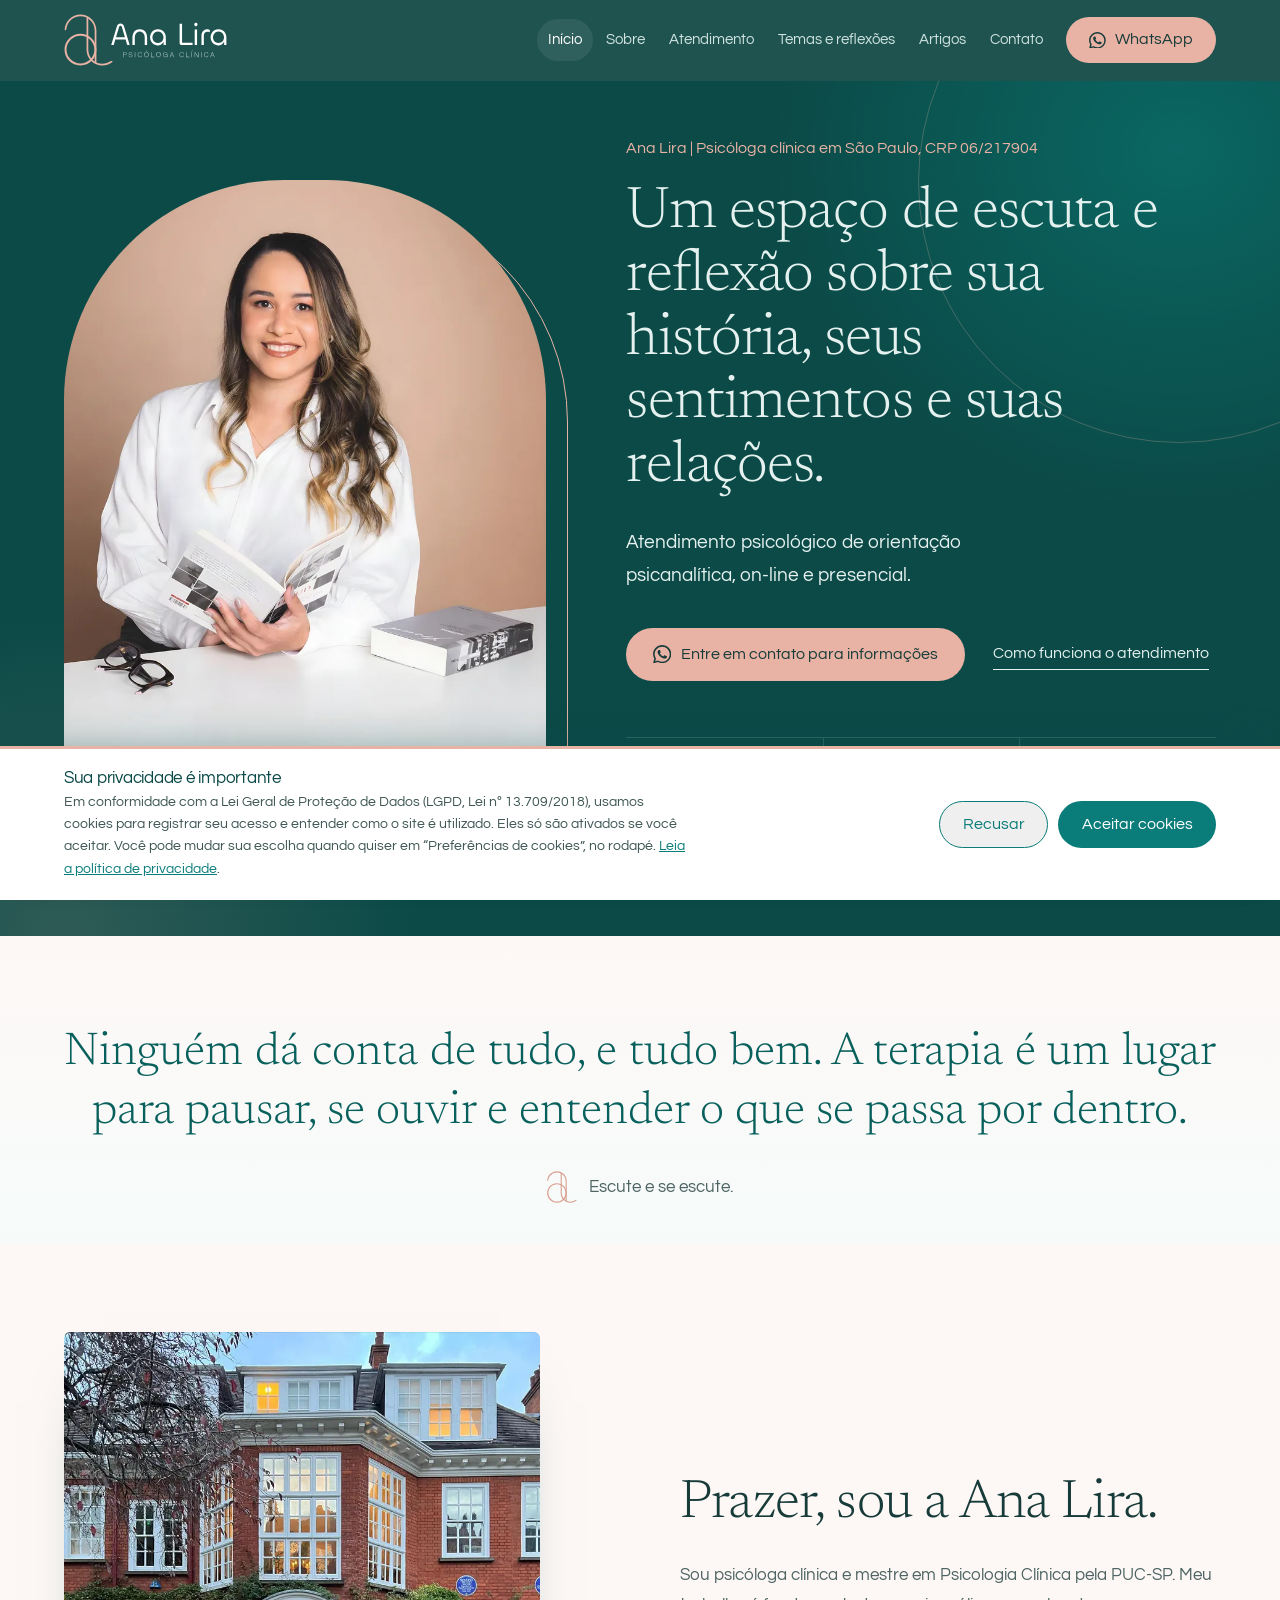
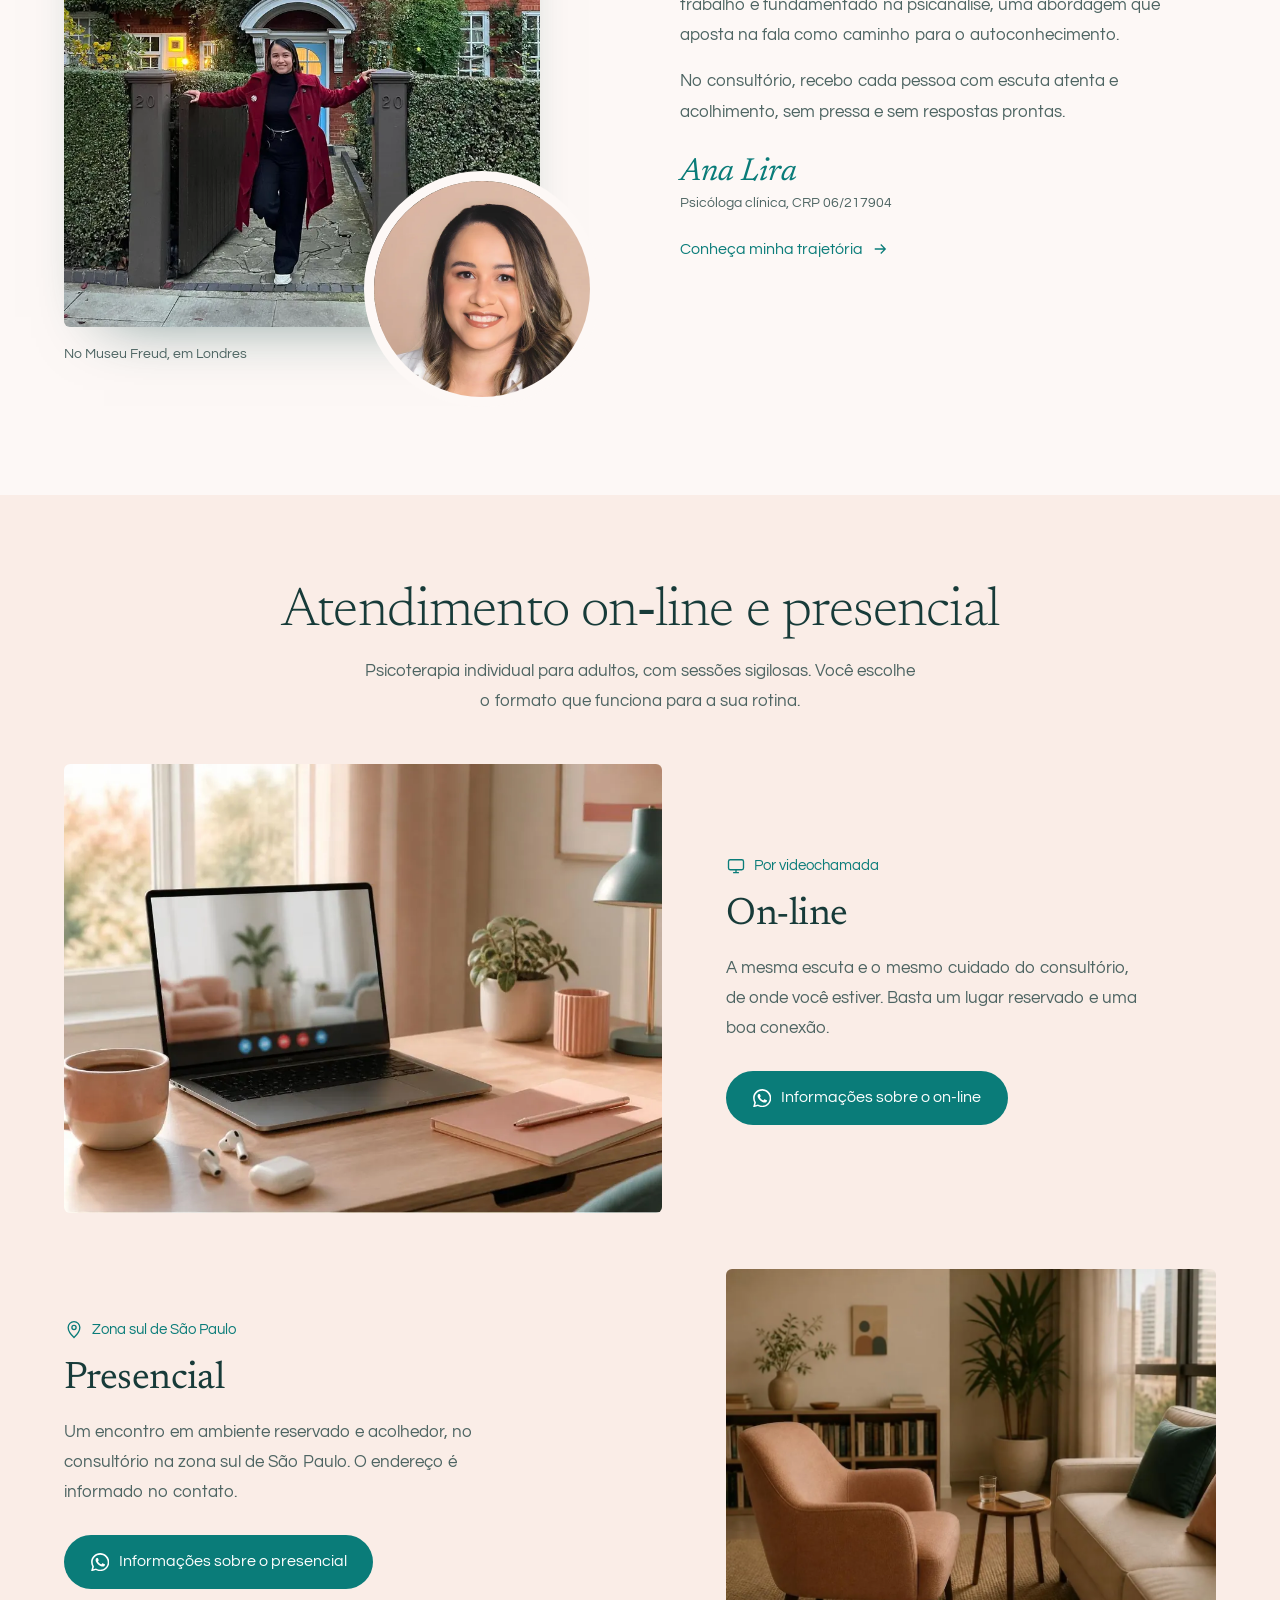
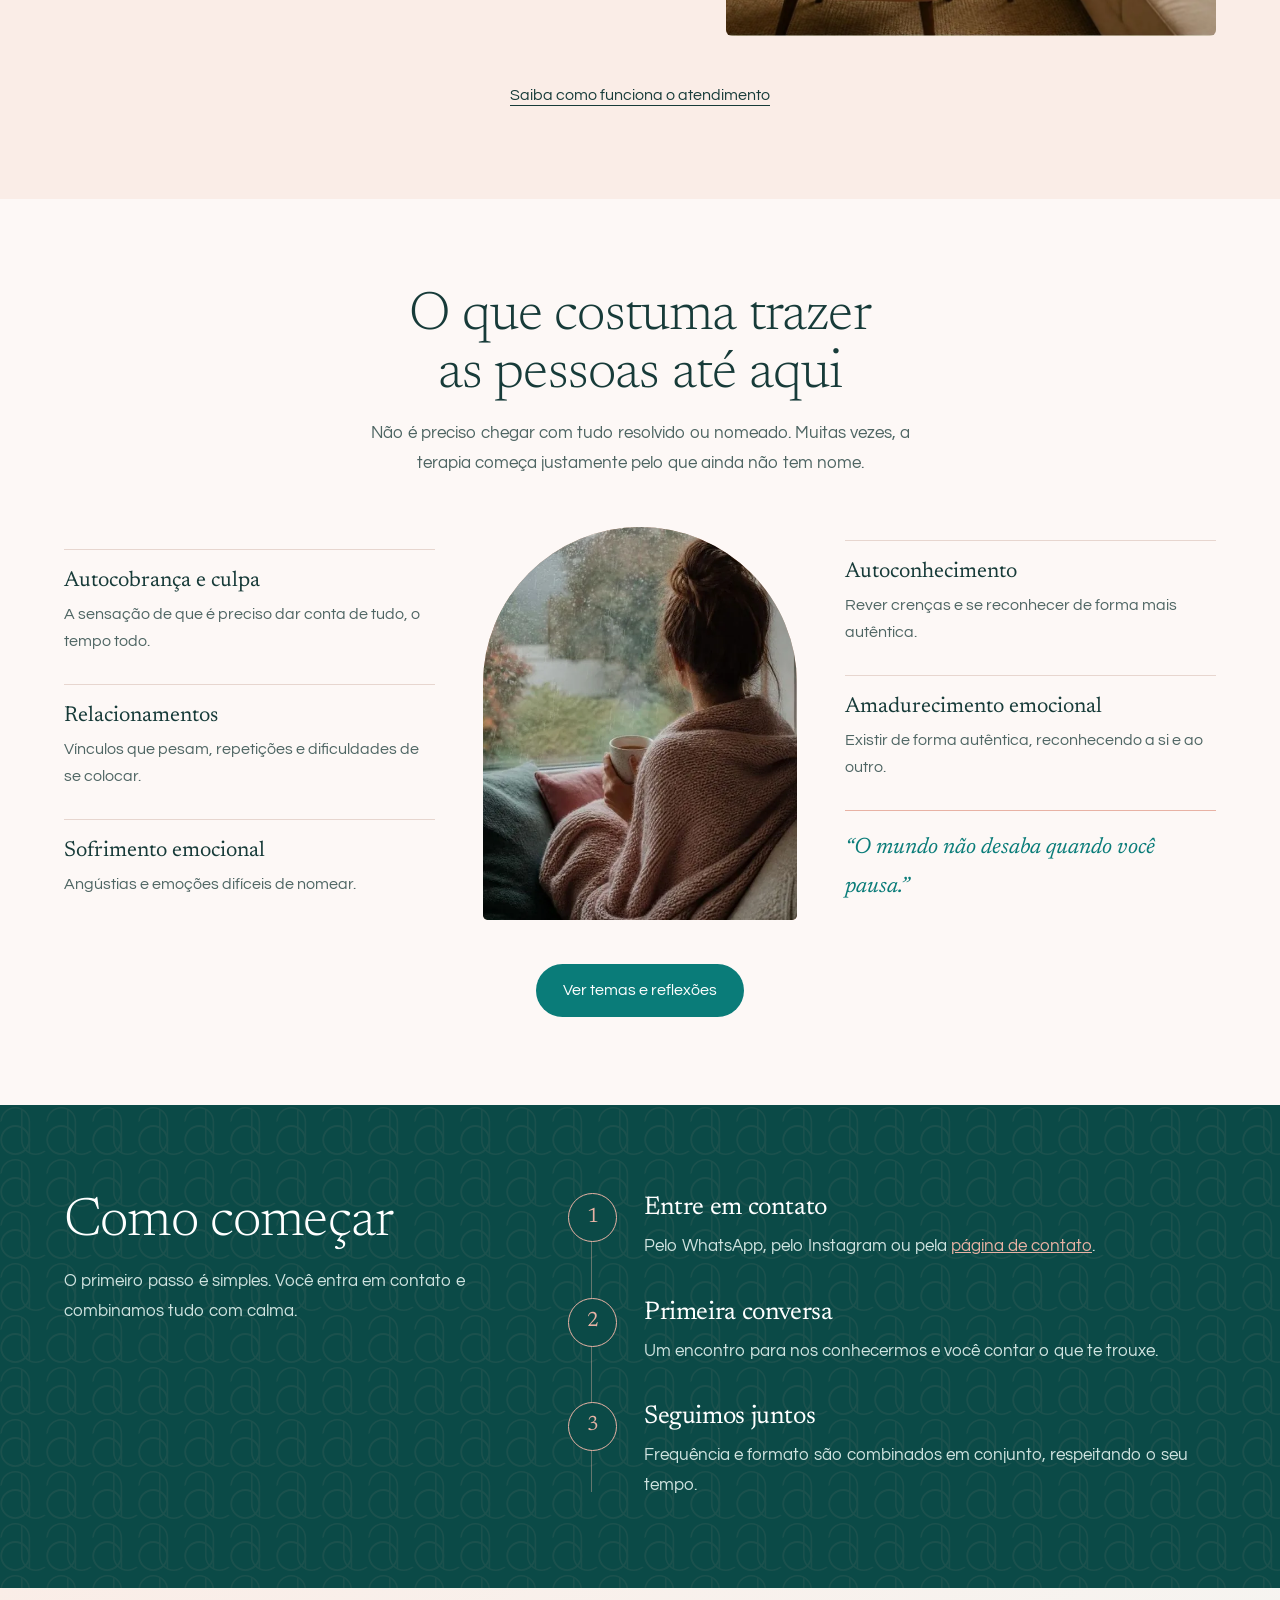
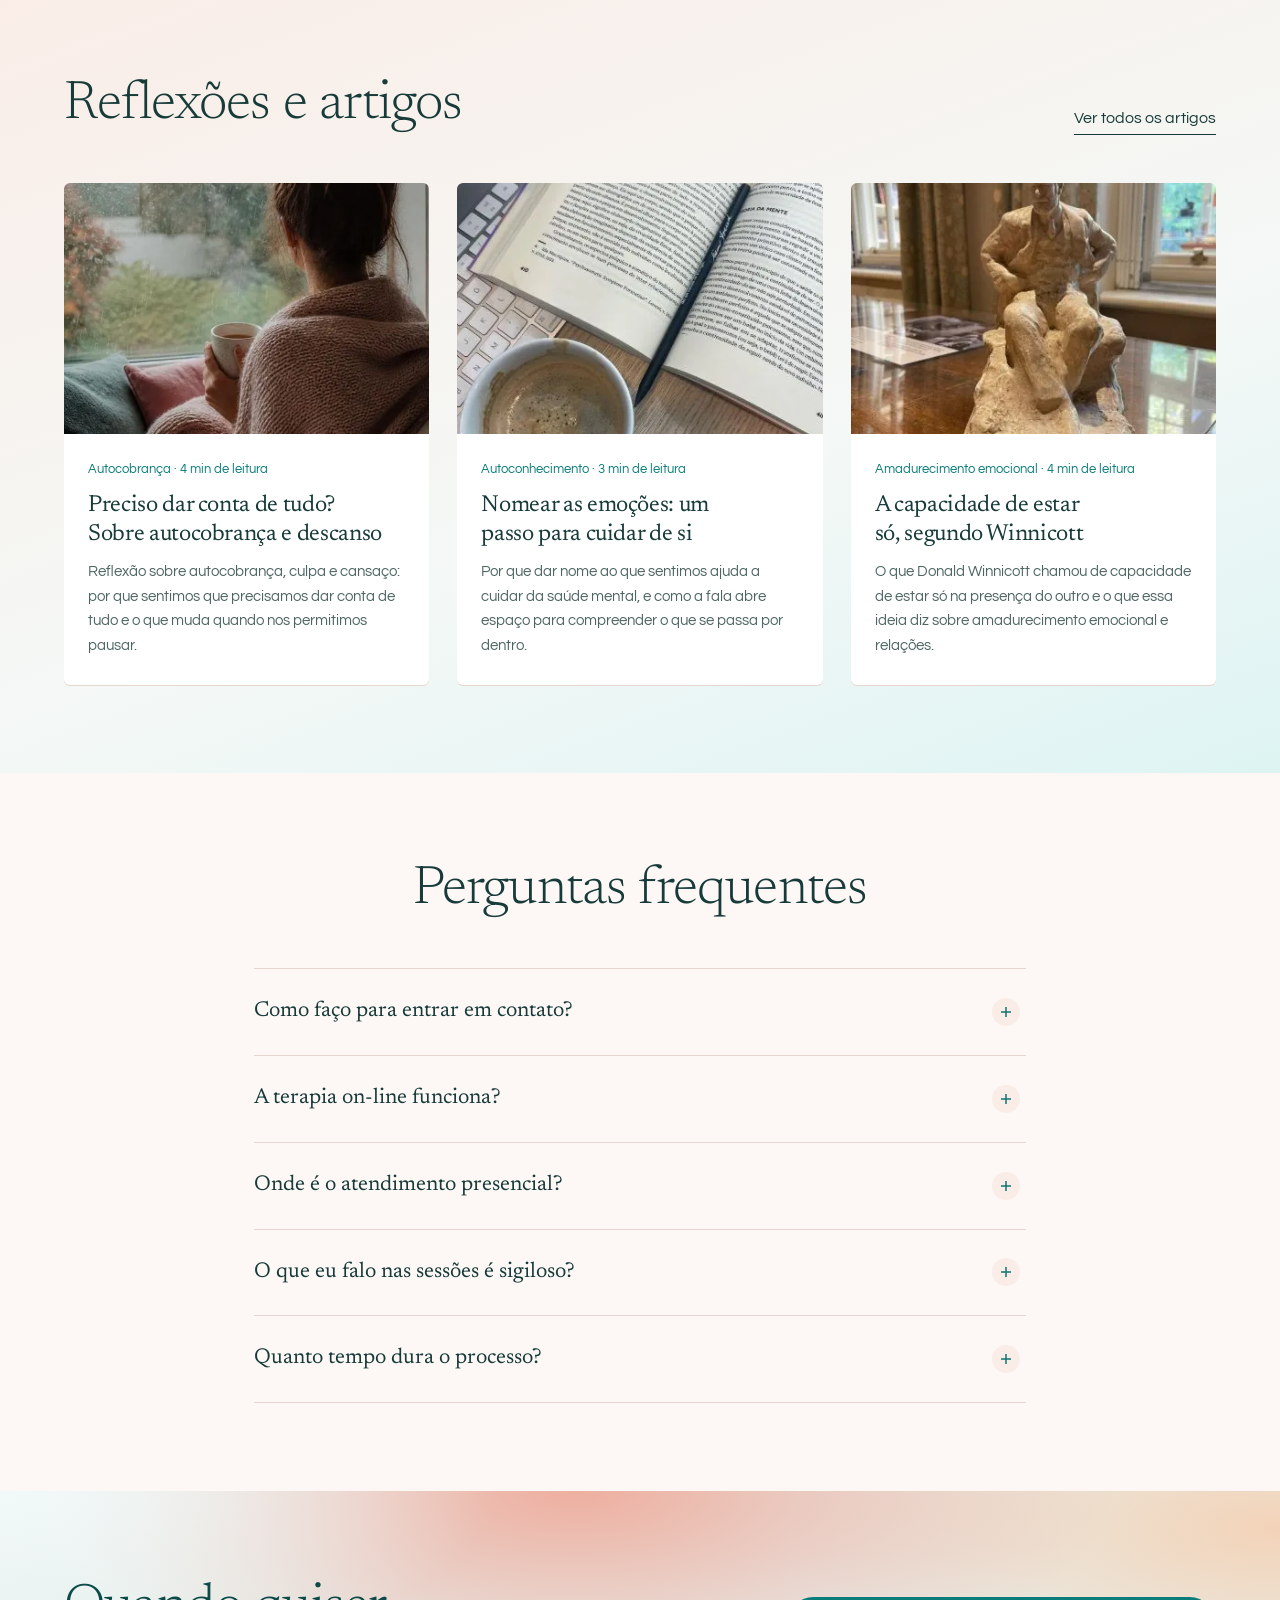
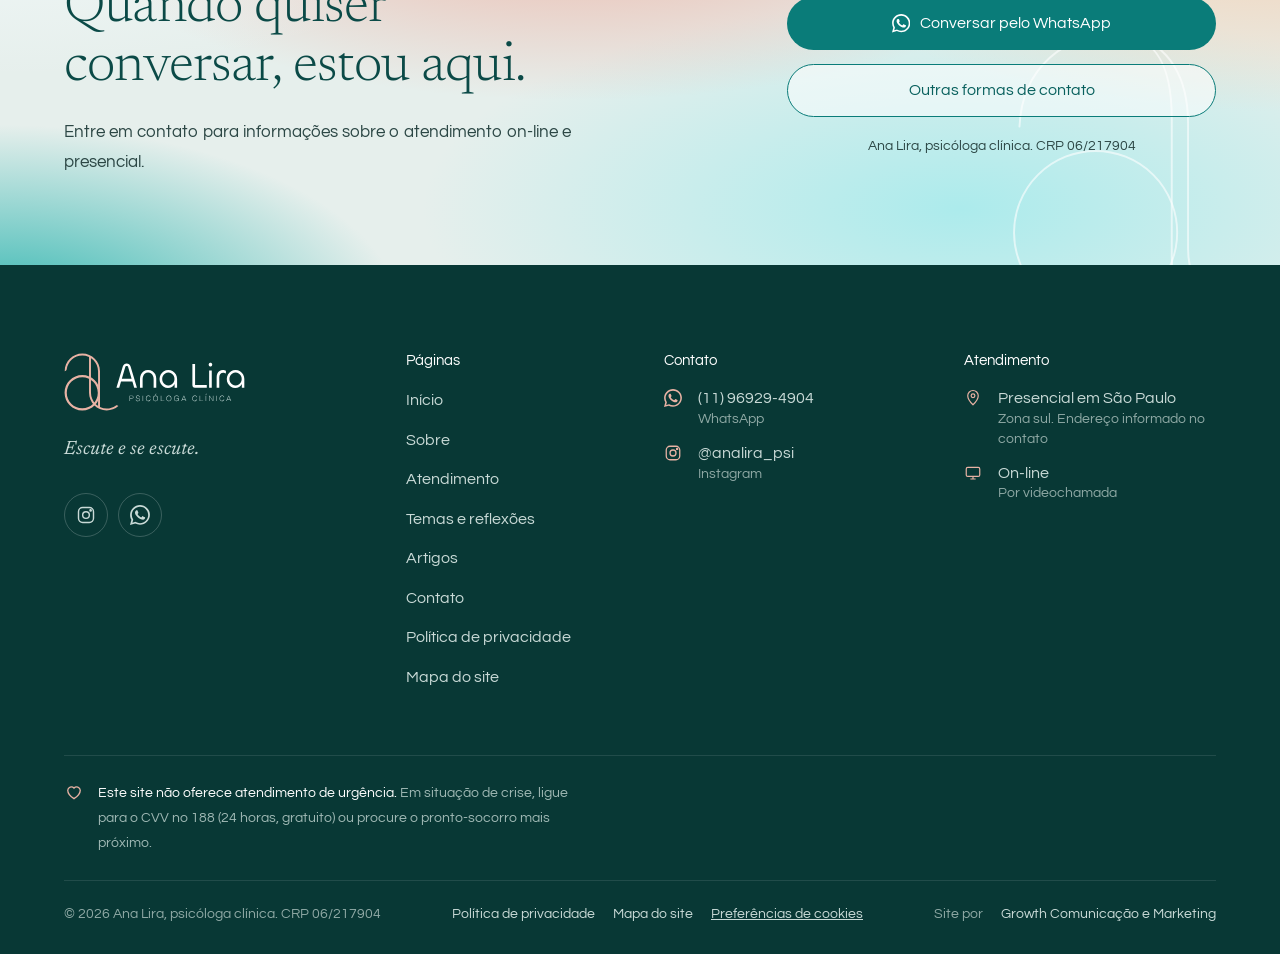
<file: index.html>
<!doctype html>
<html lang="pt-BR">
<head>
<meta charset="utf-8">
<meta name="viewport" content="width=device-width, initial-scale=1">
<title>Ana Lira | Psicóloga clínica em São Paulo, CRP 06/217904</title>
<meta name="description" content="Psicoterapia de orientação psicanalítica com Ana Lira, psicóloga clínica mestre pela PUC-SP. Atendimento on-line e presencial em São Paulo.">
<meta name="robots" content="index, follow, max-image-preview:large">
<meta name="author" content="Ana Lira">
<link rel="canonical" href="https://growthcomunica.github.io/ana-lira-site/">
<meta name="theme-color" content="#0C4542">
<meta property="og:locale" content="pt_BR">
<meta property="og:type" content="website">
<meta property="og:site_name" content="Ana Lira, Psicóloga clínica">
<meta property="og:title" content="Ana Lira | Psicóloga clínica em São Paulo, CRP 06/217904">
<meta property="og:description" content="Psicoterapia de orientação psicanalítica com Ana Lira, psicóloga clínica mestre pela PUC-SP. Atendimento on-line e presencial em São Paulo.">
<meta property="og:url" content="https://growthcomunica.github.io/ana-lira-site/">
<meta property="og:image" content="https://growthcomunica.github.io/ana-lira-site/assets/img/og-ana-lira.jpg">
<meta property="og:image:alt" content="Ana Lira, psicóloga clínica">
<meta name="twitter:card" content="summary_large_image">
<meta name="twitter:title" content="Ana Lira | Psicóloga clínica em São Paulo, CRP 06/217904">
<meta name="twitter:description" content="Psicoterapia de orientação psicanalítica com Ana Lira, psicóloga clínica mestre pela PUC-SP. Atendimento on-line e presencial em São Paulo.">
<meta name="twitter:image" content="https://growthcomunica.github.io/ana-lira-site/assets/img/og-ana-lira.jpg">
<link rel="icon" href="favicon.ico" sizes="any">
<link rel="icon" type="image/png" sizes="32x32" href="assets/img/favicon-32.png">
<link rel="apple-touch-icon" href="assets/img/apple-touch-icon.png">
<link rel="manifest" href="site.webmanifest">
<link rel="preload" href="assets/fonts/newsreader-latin-300-normal.woff2" as="font" type="font/woff2" crossorigin>
<link rel="preload" href="assets/fonts/questrial-latin-400-normal.woff2" as="font" type="font/woff2" crossorigin>
<link rel="preload" as="image" href="assets/img/ana-lira-psicologa.webp" fetchpriority="high">
<link rel="stylesheet" href="assets/css/style.css">
<script>document.documentElement.classList.add('js')</script>
<script src="assets/js/analytics.js"></script>
<script type="application/ld+json">{"@context": "https://schema.org", "@graph": [{"@type": "Person", "@id": "https://growthcomunica.github.io/ana-lira-site/#ana-lira", "name": "Ana Lira", "jobTitle": "Psicóloga clínica", "alumniOf": {"@type": "CollegeOrUniversity", "name": "Pontifícia Universidade Católica de São Paulo (PUC-SP)"}, "image": "https://growthcomunica.github.io/ana-lira-site/assets/img/ana-lira-psicologa.webp", "sameAs": ["https://www.instagram.com/analira_psi"]}, {"@type": "Psychologist", "@id": "https://growthcomunica.github.io/ana-lira-site/#consultorio", "name": "Ana Lira, Psicóloga clínica", "description": "Psicoterapia individual de orientação psicanalítica para adultos, on-line e presencial.", "url": "https://growthcomunica.github.io/ana-lira-site/", "telephone": "+55 11 96929-4904", "image": "https://growthcomunica.github.io/ana-lira-site/assets/img/og-ana-lira.jpg", "areaServed": [{"@type": "City", "name": "São Paulo"}], "address": {"@type": "PostalAddress", "addressLocality": "São Paulo", "addressRegion": "SP", "addressCountry": "BR"}, "founder": {"@id": "https://growthcomunica.github.io/ana-lira-site/#ana-lira"}, "sameAs": ["https://www.instagram.com/analira_psi"], "knowsAbout": ["Psicoterapia", "Psicanálise", "Saúde mental"]}, {"@type": "WebSite", "@id": "https://growthcomunica.github.io/ana-lira-site/#site", "url": "https://growthcomunica.github.io/ana-lira-site/", "name": "Ana Lira, Psicóloga clínica", "inLanguage": "pt-BR"}, {"@type": "FAQPage", "mainEntity": [{"@type": "Question", "name": "Como faço para entrar em contato?", "acceptedAnswer": {"@type": "Answer", "text": "Pelo WhatsApp, pelo direct do Instagram @analira_psi ou pela página de contato. A resposta traz as informações sobre horários e funcionamento do atendimento."}}, {"@type": "Question", "name": "A terapia on-line funciona?", "acceptedAnswer": {"@type": "Answer", "text": "Sim. O que sustenta o processo é a escuta e o vínculo, e eles também acontecem por videochamada. É importante ter um lugar reservado e uma boa conexão."}}, {"@type": "Question", "name": "Onde é o atendimento presencial?", "acceptedAnswer": {"@type": "Answer", "text": "Na zona sul de São Paulo. O endereço completo é informado no contato."}}, {"@type": "Question", "name": "O que eu falo nas sessões é sigiloso?", "acceptedAnswer": {"@type": "Answer", "text": "Sim. O sigilo é um dever ético da psicóloga, previsto no Código de Ética Profissional do Psicólogo."}}, {"@type": "Question", "name": "Quanto tempo dura o processo?", "acceptedAnswer": {"@type": "Answer", "text": "Não existe um prazo definido. A frequência e a continuidade são combinadas em conjunto, respeitando o tempo de cada pessoa."}}]}]}</script>
</head>
<body class="v2">
<a class="skip" href="#conteudo">Pular para o conteúdo</a>
<header class="site-head">
  <div class="wrap head-in">
    <a class="brand" href="index.html"><img class="logo" src="assets/img/logo-ana-lira-negativo.svg" alt="Ana Lira, psicóloga clínica" width="160" height="51"></a>
    <button class="menu-btn" aria-label="Abrir menu" aria-expanded="false" aria-controls="nav"><span></span><span></span><span></span></button>
    <nav class="nav" id="nav" aria-label="Principal">
      <a href="index.html" class="active" aria-current="page">Início</a>
      <a href="sobre.html">Sobre</a>
      <a href="atendimento.html">Atendimento</a>
      <a href="temas.html">Temas e reflexões</a>
      <a href="artigos.html">Artigos</a>
      <a href="contato.html">Contato</a>
      <a class="btn btn-primary" href="https://wa.me/5511969294904?text=Ol%C3%A1%2C%20Ana%21%20Vim%20pelo%20site%20e%20gostaria%20de%20informa%C3%A7%C3%B5es%20sobre%20o%20atendimento." target="_blank" rel="noopener" data-track="whatsapp" data-loc="header"><svg viewBox="0 0 24 24" fill="currentColor" aria-hidden="true"><path d="M17.5 14.4c-.3-.1-1.8-.9-2-1-.3-.1-.5-.1-.7.1-.2.3-.8 1-.9 1.2-.2.2-.3.2-.6.1-.3-.1-1.3-.5-2.4-1.5-.9-.8-1.5-1.8-1.7-2.1-.2-.3 0-.5.1-.6l.4-.5c.2-.2.2-.3.3-.5.1-.2.1-.4 0-.5l-.9-2.2c-.2-.6-.5-.5-.7-.5h-.6c-.2 0-.5.1-.8.4-.3.3-1 1-1 2.5s1.1 2.9 1.2 3.1c.1.2 2.1 3.2 5.1 4.5.7.3 1.3.5 1.7.6.7.2 1.4.2 1.9.1.6-.1 1.8-.7 2-1.4.3-.7.3-1.3.2-1.4-.1-.1-.3-.2-.6-.3zM12 21.8c-1.8 0-3.5-.5-5-1.4l-.4-.2-3.7 1 1-3.6-.2-.4c-1-1.6-1.5-3.3-1.5-5.2C2.2 6.6 6.6 2.2 12 2.2c2.6 0 5.1 1 6.9 2.9 1.8 1.8 2.9 4.3 2.9 6.9 0 5.4-4.4 9.8-9.8 9.8zm8.4-18.2C18.1 1.3 15.2 0 12 0 5.5 0 .1 5.4.1 11.9c0 2.1.5 4.1 1.6 5.9L0 24l6.3-1.7c1.7.9 3.7 1.4 5.7 1.4 6.6 0 11.9-5.4 11.9-11.9 0-3.2-1.2-6.2-3.5-8.2z"/></svg> WhatsApp</a>
    </nav>
  </div>
</header>
<main id="conteudo">
  <section class="b-hero" aria-labelledby="hero-t">
    <div class="wrap b-hero-grid">
      <figure class="b-portrait">
        <div class="b-portrait-img"><img src="assets/img/ana-lira-psicologa.webp" srcset="assets/img/ana-lira-psicologa.webp 800w, assets/img/ana-lira-psicologa-1200.webp 1200w" sizes="(max-width:980px) 380px, 480px" alt="Ana Lira, psicóloga clínica, sorrindo e segurando um livro" width="800" height="1000" fetchpriority="high"></div>
        <figcaption>Ana Lira, psicóloga clínica</figcaption>
      </figure>
      <div class="b-hero-copy">
        <h1 id="hero-t" class="b-kicker">Ana Lira | Psicóloga clínica em São Paulo, CRP 06/217904</h1>
        <p class="b-display">Um espaço de escuta e reflexão sobre sua história, seus sentimentos e suas relações.</p>
        <p class="b-lede">Atendimento psicológico de orientação psicanalítica, on-line e presencial.</p>
        <div class="b-cta">
          <a class="btn btn-blush" href="https://wa.me/5511969294904?text=Ol%C3%A1%2C%20Ana%21%20Vim%20pelo%20site%20e%20gostaria%20de%20informa%C3%A7%C3%B5es%20sobre%20o%20atendimento." target="_blank" rel="noopener" data-track="whatsapp" data-loc="hero"><svg viewBox="0 0 24 24" fill="currentColor" aria-hidden="true"><path d="M17.5 14.4c-.3-.1-1.8-.9-2-1-.3-.1-.5-.1-.7.1-.2.3-.8 1-.9 1.2-.2.2-.3.2-.6.1-.3-.1-1.3-.5-2.4-1.5-.9-.8-1.5-1.8-1.7-2.1-.2-.3 0-.5.1-.6l.4-.5c.2-.2.2-.3.3-.5.1-.2.1-.4 0-.5l-.9-2.2c-.2-.6-.5-.5-.7-.5h-.6c-.2 0-.5.1-.8.4-.3.3-1 1-1 2.5s1.1 2.9 1.2 3.1c.1.2 2.1 3.2 5.1 4.5.7.3 1.3.5 1.7.6.7.2 1.4.2 1.9.1.6-.1 1.8-.7 2-1.4.3-.7.3-1.3.2-1.4-.1-.1-.3-.2-.6-.3zM12 21.8c-1.8 0-3.5-.5-5-1.4l-.4-.2-3.7 1 1-3.6-.2-.4c-1-1.6-1.5-3.3-1.5-5.2C2.2 6.6 6.6 2.2 12 2.2c2.6 0 5.1 1 6.9 2.9 1.8 1.8 2.9 4.3 2.9 6.9 0 5.4-4.4 9.8-9.8 9.8zm8.4-18.2C18.1 1.3 15.2 0 12 0 5.5 0 .1 5.4.1 11.9c0 2.1.5 4.1 1.6 5.9L0 24l6.3-1.7c1.7.9 3.7 1.4 5.7 1.4 6.6 0 11.9-5.4 11.9-11.9 0-3.2-1.2-6.2-3.5-8.2z"/></svg> Entre em contato para informações</a>
          <a class="b-link" href="atendimento.html">Como funciona o atendimento</a>
        </div>
        <dl class="b-facts stagger">
          <div><dt>Formação</dt><dd>Mestre em Psicologia Clínica, PUC-SP</dd></div>
          <div><dt>Abordagem</dt><dd>Orientação psicanalítica</dd></div>
          <div><dt>Atendimento</dt><dd>On-line e presencial</dd></div>
        </dl>
      </div>
    </div>
  </section>

  <section class="b-manifesto" aria-label="Sobre a terapia">
    <div class="wrap reveal">
      <blockquote>Ninguém dá conta de tudo, e tudo bem. A terapia é um lugar para pausar, se ouvir e entender o que se passa por dentro.</blockquote>
      <p><span class="mono" aria-hidden="true"></span> Escute e se escute.</p>
    </div>
  </section>

  <section class="b-sec b-about" aria-labelledby="sobre-t">
    <div class="wrap b-about-grid">
      <div class="b-about-photos reveal">
        <img class="ph1" src="assets/img/ana-lira-museu-freud-londres.webp" srcset="assets/img/ana-lira-museu-freud-londres.webp 800w, assets/img/ana-lira-museu-freud-londres-1200.webp 1200w" sizes="(max-width:980px) 90vw, 480px" alt="Ana Lira em frente à casa-museu de Freud, em Londres" width="800" height="963" loading="lazy">
        <img class="ph2" src="assets/img/ana-lira-retrato.webp" alt="Retrato de Ana Lira" width="400" height="400" loading="lazy">
        <span class="b-caption">No Museu Freud, em Londres</span>
      </div>
      <div class="b-letter reveal">
        <h2 id="sobre-t">Prazer, sou a Ana Lira.</h2>
        <p>Sou psicóloga clínica e mestre em Psicologia Clínica pela PUC-SP. Meu trabalho é fundamentado na psicanálise, uma abordagem que aposta na fala como caminho para o autoconhecimento.</p>
        <p>No consultório, recebo cada pessoa com escuta atenta e acolhimento, sem pressa e sem respostas prontas.</p>
        <p class="b-sign">Ana Lira<small>Psicóloga clínica, CRP 06/217904</small></p>
        <a class="b-more" href="sobre.html">Conheça minha trajetória <svg viewBox="0 0 24 24" fill="none" stroke="currentColor" stroke-width="1.7" aria-hidden="true"><path d="M5 12h14M13 6l6 6-6 6"/></svg></a>
      </div>
    </div>
  </section>

  <section class="b-sec b-care" aria-labelledby="atend-t">
    <div class="wrap">
      <div class="b-head center b-head-wide reveal">
        <h2 id="atend-t">Atendimento on&#8209;line e presencial</h2>
        <p>Psicoterapia individual para adultos, com sessões sigilosas. Você escolhe o formato que funciona para a sua rotina.</p>
      </div>
      <article class="b-row reveal">
        <div class="b-row-img"><img src="assets/img/atendimento-online.webp" alt="Notebook aberto em uma chamada de vídeo sobre uma mesa clara" width="1000" height="748" loading="lazy"></div>
        <div class="b-row-copy">
          <span class="b-tag"><svg viewBox="0 0 24 24" fill="none" stroke="currentColor" stroke-width="1.6" aria-hidden="true"><rect x="3" y="4.5" width="18" height="12" rx="2"/><path d="M8.5 20h7M12 16.5V20"/></svg> Por videochamada</span>
          <h3>On-line</h3>
          <p>A mesma escuta e o mesmo cuidado do consultório, de onde você estiver. Basta um lugar reservado e uma boa conexão.</p>
          <a class="btn btn-primary" href="https://wa.me/5511969294904?text=Ol%C3%A1%2C%20Ana%21%20Vim%20pelo%20site%20e%20gostaria%20de%20informa%C3%A7%C3%B5es%20sobre%20o%20atendimento%20on-line." target="_blank" rel="noopener" data-track="whatsapp" data-loc="home-online"><svg viewBox="0 0 24 24" fill="currentColor" aria-hidden="true"><path d="M17.5 14.4c-.3-.1-1.8-.9-2-1-.3-.1-.5-.1-.7.1-.2.3-.8 1-.9 1.2-.2.2-.3.2-.6.1-.3-.1-1.3-.5-2.4-1.5-.9-.8-1.5-1.8-1.7-2.1-.2-.3 0-.5.1-.6l.4-.5c.2-.2.2-.3.3-.5.1-.2.1-.4 0-.5l-.9-2.2c-.2-.6-.5-.5-.7-.5h-.6c-.2 0-.5.1-.8.4-.3.3-1 1-1 2.5s1.1 2.9 1.2 3.1c.1.2 2.1 3.2 5.1 4.5.7.3 1.3.5 1.7.6.7.2 1.4.2 1.9.1.6-.1 1.8-.7 2-1.4.3-.7.3-1.3.2-1.4-.1-.1-.3-.2-.6-.3zM12 21.8c-1.8 0-3.5-.5-5-1.4l-.4-.2-3.7 1 1-3.6-.2-.4c-1-1.6-1.5-3.3-1.5-5.2C2.2 6.6 6.6 2.2 12 2.2c2.6 0 5.1 1 6.9 2.9 1.8 1.8 2.9 4.3 2.9 6.9 0 5.4-4.4 9.8-9.8 9.8zm8.4-18.2C18.1 1.3 15.2 0 12 0 5.5 0 .1 5.4.1 11.9c0 2.1.5 4.1 1.6 5.9L0 24l6.3-1.7c1.7.9 3.7 1.4 5.7 1.4 6.6 0 11.9-5.4 11.9-11.9 0-3.2-1.2-6.2-3.5-8.2z"/></svg> Informações sobre o on-line</a>
        </div>
      </article>
      <article class="b-row flip reveal">
        <div class="b-row-img"><img src="assets/img/atendimento-presencial.webp" alt="Consultório acolhedor com poltrona rosada e estante de livros" width="1000" height="748" loading="lazy"></div>
        <div class="b-row-copy">
          <span class="b-tag"><svg viewBox="0 0 24 24" fill="none" stroke="currentColor" stroke-width="1.6" aria-hidden="true"><path d="M12 21s7-6.6 7-12a7 7 0 0 0-14 0c0 5.4 7 12 7 12z"/><circle cx="12" cy="9" r="2.5"/></svg> Zona sul de São Paulo</span>
          <h3>Presencial</h3>
          <p>Um encontro em ambiente reservado e acolhedor, no consultório na zona sul de São Paulo. O endereço é informado no contato.</p>
          <a class="btn btn-primary" href="https://wa.me/5511969294904?text=Ol%C3%A1%2C%20Ana%21%20Vim%20pelo%20site%20e%20gostaria%20de%20informa%C3%A7%C3%B5es%20sobre%20o%20atendimento%20presencial." target="_blank" rel="noopener" data-track="whatsapp" data-loc="home-presencial"><svg viewBox="0 0 24 24" fill="currentColor" aria-hidden="true"><path d="M17.5 14.4c-.3-.1-1.8-.9-2-1-.3-.1-.5-.1-.7.1-.2.3-.8 1-.9 1.2-.2.2-.3.2-.6.1-.3-.1-1.3-.5-2.4-1.5-.9-.8-1.5-1.8-1.7-2.1-.2-.3 0-.5.1-.6l.4-.5c.2-.2.2-.3.3-.5.1-.2.1-.4 0-.5l-.9-2.2c-.2-.6-.5-.5-.7-.5h-.6c-.2 0-.5.1-.8.4-.3.3-1 1-1 2.5s1.1 2.9 1.2 3.1c.1.2 2.1 3.2 5.1 4.5.7.3 1.3.5 1.7.6.7.2 1.4.2 1.9.1.6-.1 1.8-.7 2-1.4.3-.7.3-1.3.2-1.4-.1-.1-.3-.2-.6-.3zM12 21.8c-1.8 0-3.5-.5-5-1.4l-.4-.2-3.7 1 1-3.6-.2-.4c-1-1.6-1.5-3.3-1.5-5.2C2.2 6.6 6.6 2.2 12 2.2c2.6 0 5.1 1 6.9 2.9 1.8 1.8 2.9 4.3 2.9 6.9 0 5.4-4.4 9.8-9.8 9.8zm8.4-18.2C18.1 1.3 15.2 0 12 0 5.5 0 .1 5.4.1 11.9c0 2.1.5 4.1 1.6 5.9L0 24l6.3-1.7c1.7.9 3.7 1.4 5.7 1.4 6.6 0 11.9-5.4 11.9-11.9 0-3.2-1.2-6.2-3.5-8.2z"/></svg> Informações sobre o presencial</a>
        </div>
      </article>
      <div class="b-center reveal"><a class="b-link" href="atendimento.html">Saiba como funciona o atendimento</a></div>
    </div>
  </section>

  <section class="b-sec b-themes" aria-labelledby="temas-t">
    <div class="wrap">
      <div class="b-head center reveal">
        <h2 id="temas-t">O que costuma trazer as pessoas até aqui</h2>
        <p>Não é preciso chegar com tudo resolvido ou nomeado. Muitas vezes, a terapia começa justamente pelo que ainda não tem nome.</p>
      </div>
      <div class="b-themes-grid">
        <ul class="b-col stagger">
          <li><b>Autocobrança e culpa</b><span>A sensação de que é preciso dar conta de tudo, o tempo todo.</span></li>
          <li><b>Relacionamentos</b><span>Vínculos que pesam, repetições e dificuldades de se colocar.</span></li>
          <li><b>Sofrimento emocional</b><span>Angústias e emoções difíceis de nomear.</span></li>
        </ul>
        <div class="b-video reveal">
          <video autoplay muted loop playsinline preload="metadata" poster="assets/img/reflexao-janela.webp" aria-label="Mulher de costas olhando a chuva pela janela com uma xícara nas mãos" width="560" height="700"><source src="assets/img/reflexao-janela.mp4" type="video/mp4"></video>
        </div>
        <ul class="b-col stagger">
          <li><b>Autoconhecimento</b><span>Rever crenças e se reconhecer de forma mais autêntica.</span></li>
          <li><b>Amadurecimento emocional</b><span>Existir de forma autêntica, reconhecendo a si e ao outro.</span></li>
          <li class="b-quote"><i>“O mundo não desaba quando você pausa.”</i></li>
        </ul>
      </div>
      <div class="b-center reveal"><a class="btn btn-primary" href="temas.html">Ver temas e reflexões</a></div>
    </div>
  </section>

  <section class="b-sec b-steps" aria-labelledby="como">
    <div class="wrap b-steps-grid">
      <div class="reveal">
        <h2 id="como">Como começar</h2>
        <p>O primeiro passo é simples. Você entra em contato e combinamos tudo com calma.</p>
      </div>
      <ol class="b-timeline stagger">
        <li><h3>Entre em contato</h3><p>Pelo WhatsApp, pelo Instagram ou pela <a href="contato.html">página de contato</a>.</p></li>
        <li><h3>Primeira conversa</h3><p>Um encontro para nos conhecermos e você contar o que te trouxe.</p></li>
        <li><h3>Seguimos juntos</h3><p>Frequência e formato são combinados em conjunto, respeitando o seu tempo.</p></li>
      </ol>
    </div>
  </section>

  <section class="b-sec b-articles-teaser" aria-labelledby="art-t">
    <div class="wrap">
      <div class="b-head b-head-row reveal">
        <h2 id="art-t">Reflexões e artigos</h2>
        <a class="b-link" href="artigos.html">Ver todos os artigos</a>
      </div>
      <div class="b-cards"><article class="b-card reveal">
          <a href="artigo-autocobranca-e-descanso.html" class="b-card-img"><img src="assets/img/reflexao-janela.webp" alt="Mulher de costas olhando a chuva pela janela com uma xícara nas mãos" loading="lazy" width="400" height="500"></a>
          <div class="b-card-body">
            <span class="b-card-tag">Autocobrança · 4 min de leitura</span>
            <h3><a href="artigo-autocobranca-e-descanso.html">Preciso dar conta de tudo? Sobre autocobrança e descanso</a></h3>
            <p>Reflexão sobre autocobrança, culpa e cansaço: por que sentimos que precisamos dar conta de tudo e o que muda quando nos permitimos pausar.</p>
          </div>
        </article><article class="b-card reveal">
          <a href="artigo-nomear-emocoes.html" class="b-card-img"><img src="assets/img/estudo-psicanalise.webp" alt="Livro aberto, caneta e xícara de café sobre a mesa" loading="lazy" width="400" height="500"></a>
          <div class="b-card-body">
            <span class="b-card-tag">Autoconhecimento · 3 min de leitura</span>
            <h3><a href="artigo-nomear-emocoes.html">Nomear as emoções: um passo para cuidar de si</a></h3>
            <p>Por que dar nome ao que sentimos ajuda a cuidar da saúde mental, e como a fala abre espaço para compreender o que se passa por dentro.</p>
          </div>
        </article><article class="b-card reveal">
          <a href="artigo-capacidade-de-estar-so-winnicott.html" class="b-card-img"><img src="assets/img/museu-freud-londres.webp" alt="Escultura no Museu Freud, em Londres" loading="lazy" width="400" height="500"></a>
          <div class="b-card-body">
            <span class="b-card-tag">Amadurecimento emocional · 4 min de leitura</span>
            <h3><a href="artigo-capacidade-de-estar-so-winnicott.html">A capacidade de estar só, segundo Winnicott</a></h3>
            <p>O que Donald Winnicott chamou de capacidade de estar só na presença do outro e o que essa ideia diz sobre amadurecimento emocional e relações.</p>
          </div>
        </article></div>
    </div>
  </section>

  <section class="b-sec faq b-faq" id="duvidas" aria-labelledby="faq-t">
    <div class="wrap b-faq-in">
      <div class="b-head center reveal"><h2 id="faq-t">Perguntas frequentes</h2></div>
      <div class="reveal">
        <details><summary>Como faço para entrar em contato?</summary><div class="faq-body"><p>Pelo WhatsApp, pelo direct do Instagram @analira_psi ou pela página de contato. A resposta traz as informações sobre horários e funcionamento do atendimento.</p></div></details>
<details><summary>A terapia on-line funciona?</summary><div class="faq-body"><p>Sim. O que sustenta o processo é a escuta e o vínculo, e eles também acontecem por videochamada. É importante ter um lugar reservado e uma boa conexão.</p></div></details>
<details><summary>Onde é o atendimento presencial?</summary><div class="faq-body"><p>Na zona sul de São Paulo. O endereço completo é informado no contato.</p></div></details>
<details><summary>O que eu falo nas sessões é sigiloso?</summary><div class="faq-body"><p>Sim. O sigilo é um dever ético da psicóloga, previsto no Código de Ética Profissional do Psicólogo.</p></div></details>
<details><summary>Quanto tempo dura o processo?</summary><div class="faq-body"><p>Não existe um prazo definido. A frequência e a continuidade são combinadas em conjunto, respeitando o tempo de cada pessoa.</p></div></details>
      </div>
    </div>
  </section>

  <section class="cta-band" aria-labelledby="cta-t">
    <div class="wrap">
      <div class="cta-card reveal">
        <svg class="draw" viewBox="0 0 220 228" aria-hidden="true"><path style="--len:520" d="M14 82 C16 38 48 14 84 14 C116 14 126 40 126 76 V178 C126 206 142 220 170 220 H214"/><path style="--len:480" d="M98 16 C124 22 138 46 138 80 V172 C138 198 152 210 178 210"/><circle style="--len:390" cx="70" cy="160" r="60"/></svg>
        <div>
          <h2 id="cta-t">Quando quiser conversar, estou aqui.</h2>
          <p>Entre em contato para informações sobre o atendimento on-line e presencial.</p>
        </div>
        <div class="cta-actions">
          <a class="btn btn-light" href="https://wa.me/5511969294904?text=Ol%C3%A1%2C%20Ana%21%20Vim%20pelo%20site%20e%20gostaria%20de%20informa%C3%A7%C3%B5es%20sobre%20o%20atendimento." target="_blank" rel="noopener" data-track="whatsapp" data-loc="cta"><svg viewBox="0 0 24 24" fill="currentColor" aria-hidden="true"><path d="M17.5 14.4c-.3-.1-1.8-.9-2-1-.3-.1-.5-.1-.7.1-.2.3-.8 1-.9 1.2-.2.2-.3.2-.6.1-.3-.1-1.3-.5-2.4-1.5-.9-.8-1.5-1.8-1.7-2.1-.2-.3 0-.5.1-.6l.4-.5c.2-.2.2-.3.3-.5.1-.2.1-.4 0-.5l-.9-2.2c-.2-.6-.5-.5-.7-.5h-.6c-.2 0-.5.1-.8.4-.3.3-1 1-1 2.5s1.1 2.9 1.2 3.1c.1.2 2.1 3.2 5.1 4.5.7.3 1.3.5 1.7.6.7.2 1.4.2 1.9.1.6-.1 1.8-.7 2-1.4.3-.7.3-1.3.2-1.4-.1-.1-.3-.2-.6-.3zM12 21.8c-1.8 0-3.5-.5-5-1.4l-.4-.2-3.7 1 1-3.6-.2-.4c-1-1.6-1.5-3.3-1.5-5.2C2.2 6.6 6.6 2.2 12 2.2c2.6 0 5.1 1 6.9 2.9 1.8 1.8 2.9 4.3 2.9 6.9 0 5.4-4.4 9.8-9.8 9.8zm8.4-18.2C18.1 1.3 15.2 0 12 0 5.5 0 .1 5.4.1 11.9c0 2.1.5 4.1 1.6 5.9L0 24l6.3-1.7c1.7.9 3.7 1.4 5.7 1.4 6.6 0 11.9-5.4 11.9-11.9 0-3.2-1.2-6.2-3.5-8.2z"/></svg> Conversar pelo WhatsApp</a>
          <a class="btn btn-outline-light" href="contato.html">Outras formas de contato</a>
          <small>Ana Lira, psicóloga clínica. CRP 06/217904</small>
        </div>
      </div>
    </div>
  </section>

</main>
<footer class="site-foot">
  <div class="wrap">
    <div class="foot-grid">
      <div class="foot-brand">
        <a class="brand" href="index.html"><img class="logo" src="assets/img/logo-ana-lira-negativo.svg" alt="Ana Lira, psicóloga clínica" width="190" height="61" loading="lazy"></a>
        <p>Escute e se escute.</p>
        <div class="social">
          <a href="https://www.instagram.com/analira_psi" target="_blank" rel="noopener" aria-label="Instagram @analira_psi"><svg viewBox="0 0 24 24" fill="none" stroke="currentColor" stroke-width="1.7" aria-hidden="true"><rect x="3" y="3" width="18" height="18" rx="5"/><circle cx="12" cy="12" r="4"/><circle cx="17.5" cy="6.5" r=".8" fill="currentColor"/></svg></a>
          <a href="https://wa.me/5511969294904?text=Ol%C3%A1%2C%20Ana%21%20Vim%20pelo%20site%20e%20gostaria%20de%20informa%C3%A7%C3%B5es%20sobre%20o%20atendimento." target="_blank" rel="noopener" aria-label="WhatsApp" data-track="whatsapp" data-loc="footer"><svg viewBox="0 0 24 24" fill="currentColor" aria-hidden="true"><path d="M17.5 14.4c-.3-.1-1.8-.9-2-1-.3-.1-.5-.1-.7.1-.2.3-.8 1-.9 1.2-.2.2-.3.2-.6.1-.3-.1-1.3-.5-2.4-1.5-.9-.8-1.5-1.8-1.7-2.1-.2-.3 0-.5.1-.6l.4-.5c.2-.2.2-.3.3-.5.1-.2.1-.4 0-.5l-.9-2.2c-.2-.6-.5-.5-.7-.5h-.6c-.2 0-.5.1-.8.4-.3.3-1 1-1 2.5s1.1 2.9 1.2 3.1c.1.2 2.1 3.2 5.1 4.5.7.3 1.3.5 1.7.6.7.2 1.4.2 1.9.1.6-.1 1.8-.7 2-1.4.3-.7.3-1.3.2-1.4-.1-.1-.3-.2-.6-.3zM12 21.8c-1.8 0-3.5-.5-5-1.4l-.4-.2-3.7 1 1-3.6-.2-.4c-1-1.6-1.5-3.3-1.5-5.2C2.2 6.6 6.6 2.2 12 2.2c2.6 0 5.1 1 6.9 2.9 1.8 1.8 2.9 4.3 2.9 6.9 0 5.4-4.4 9.8-9.8 9.8zm8.4-18.2C18.1 1.3 15.2 0 12 0 5.5 0 .1 5.4.1 11.9c0 2.1.5 4.1 1.6 5.9L0 24l6.3-1.7c1.7.9 3.7 1.4 5.7 1.4 6.6 0 11.9-5.4 11.9-11.9 0-3.2-1.2-6.2-3.5-8.2z"/></svg></a>
        </div>
      </div>
      <div><h2 class="foot-h">Páginas</h2><ul><li><a href="index.html">Início</a></li><li><a href="sobre.html">Sobre</a></li><li><a href="atendimento.html">Atendimento</a></li><li><a href="temas.html">Temas e reflexões</a></li><li><a href="artigos.html">Artigos</a></li><li><a href="contato.html">Contato</a></li><li><a href="privacidade.html">Política de privacidade</a></li><li><a href="mapa-do-site.html">Mapa do site</a></li></ul></div>
      <div>
        <h2 class="foot-h">Contato</h2>
        <ul class="foot-contact">
          <li><svg viewBox="0 0 24 24" fill="currentColor" aria-hidden="true"><path d="M17.5 14.4c-.3-.1-1.8-.9-2-1-.3-.1-.5-.1-.7.1-.2.3-.8 1-.9 1.2-.2.2-.3.2-.6.1-.3-.1-1.3-.5-2.4-1.5-.9-.8-1.5-1.8-1.7-2.1-.2-.3 0-.5.1-.6l.4-.5c.2-.2.2-.3.3-.5.1-.2.1-.4 0-.5l-.9-2.2c-.2-.6-.5-.5-.7-.5h-.6c-.2 0-.5.1-.8.4-.3.3-1 1-1 2.5s1.1 2.9 1.2 3.1c.1.2 2.1 3.2 5.1 4.5.7.3 1.3.5 1.7.6.7.2 1.4.2 1.9.1.6-.1 1.8-.7 2-1.4.3-.7.3-1.3.2-1.4-.1-.1-.3-.2-.6-.3zM12 21.8c-1.8 0-3.5-.5-5-1.4l-.4-.2-3.7 1 1-3.6-.2-.4c-1-1.6-1.5-3.3-1.5-5.2C2.2 6.6 6.6 2.2 12 2.2c2.6 0 5.1 1 6.9 2.9 1.8 1.8 2.9 4.3 2.9 6.9 0 5.4-4.4 9.8-9.8 9.8zm8.4-18.2C18.1 1.3 15.2 0 12 0 5.5 0 .1 5.4.1 11.9c0 2.1.5 4.1 1.6 5.9L0 24l6.3-1.7c1.7.9 3.7 1.4 5.7 1.4 6.6 0 11.9-5.4 11.9-11.9 0-3.2-1.2-6.2-3.5-8.2z"/></svg><a href="https://wa.me/5511969294904?text=Ol%C3%A1%2C%20Ana%21%20Vim%20pelo%20site%20e%20gostaria%20de%20informa%C3%A7%C3%B5es%20sobre%20o%20atendimento." target="_blank" rel="noopener" data-track="whatsapp" data-loc="footer">(11) 96929-4904<small>WhatsApp</small></a></li>
          <li><svg viewBox="0 0 24 24" fill="none" stroke="currentColor" stroke-width="1.7" aria-hidden="true"><rect x="3" y="3" width="18" height="18" rx="5"/><circle cx="12" cy="12" r="4"/><circle cx="17.5" cy="6.5" r=".8" fill="currentColor"/></svg><a href="https://www.instagram.com/analira_psi" target="_blank" rel="noopener">@analira_psi<small>Instagram</small></a></li>
        </ul>
      </div>
      <div>
        <h2 class="foot-h">Atendimento</h2>
        <ul class="foot-contact">
          <li><svg viewBox="0 0 24 24" fill="none" stroke="currentColor" stroke-width="1.6" aria-hidden="true"><path d="M12 21s7-6.6 7-12a7 7 0 0 0-14 0c0 5.4 7 12 7 12z"/><circle cx="12" cy="9" r="2.5"/></svg><span>Presencial em São Paulo<small>Zona sul. Endereço informado no contato</small></span></li>
          <li><svg viewBox="0 0 24 24" fill="none" stroke="currentColor" stroke-width="1.6" aria-hidden="true"><rect x="3" y="4.5" width="18" height="12" rx="2"/><path d="M8.5 20h7M12 16.5V20"/></svg><span>On-line<small>Por videochamada</small></span></li>
        </ul>
      </div>
    </div>
    <div class="foot-alert"><svg viewBox="0 0 24 24" fill="none" stroke="currentColor" stroke-width="1.6" aria-hidden="true"><path d="M12 20s-7.5-4.6-7.5-10A4.3 4.3 0 0 1 12 7.4 4.3 4.3 0 0 1 19.5 10c0 5.4-7.5 10-7.5 10z"/></svg><p><strong>Este site não oferece atendimento de urgência.</strong> Em situação de crise, ligue para o CVV no 188 (24 horas, gratuito) ou procure o pronto-socorro mais próximo.</p></div>
    <div class="foot-bottom">
      <span>© 2026 Ana Lira, psicóloga clínica. CRP 06/217904</span>
      <span><a href="privacidade.html">Política de privacidade</a><a href="mapa-do-site.html">Mapa do site</a><button type="button" class="cc-open">Preferências de cookies</button></span>
      <span>Site por <a href="https://growthcomunicacao.com.br" target="_blank" rel="noopener">Growth Comunicação e Marketing</a></span>
    </div>
  </div>
</footer>
<button class="to-top" aria-label="Voltar ao topo"><svg viewBox="0 0 24 24" fill="none" stroke="currentColor" stroke-width="1.8" aria-hidden="true"><path d="M12 19V5M6 11l6-6 6 6"/></svg></button>
<a class="wa-float" href="https://wa.me/5511969294904?text=Ol%C3%A1%2C%20Ana%21%20Vim%20pelo%20site%20e%20gostaria%20de%20informa%C3%A7%C3%B5es%20sobre%20o%20atendimento." target="_blank" rel="noopener" aria-label="Conversar pelo WhatsApp" data-track="whatsapp" data-loc="flutuante"><svg viewBox="0 0 24 24" fill="currentColor" aria-hidden="true"><path d="M17.5 14.4c-.3-.1-1.8-.9-2-1-.3-.1-.5-.1-.7.1-.2.3-.8 1-.9 1.2-.2.2-.3.2-.6.1-.3-.1-1.3-.5-2.4-1.5-.9-.8-1.5-1.8-1.7-2.1-.2-.3 0-.5.1-.6l.4-.5c.2-.2.2-.3.3-.5.1-.2.1-.4 0-.5l-.9-2.2c-.2-.6-.5-.5-.7-.5h-.6c-.2 0-.5.1-.8.4-.3.3-1 1-1 2.5s1.1 2.9 1.2 3.1c.1.2 2.1 3.2 5.1 4.5.7.3 1.3.5 1.7.6.7.2 1.4.2 1.9.1.6-.1 1.8-.7 2-1.4.3-.7.3-1.3.2-1.4-.1-.1-.3-.2-.6-.3zM12 21.8c-1.8 0-3.5-.5-5-1.4l-.4-.2-3.7 1 1-3.6-.2-.4c-1-1.6-1.5-3.3-1.5-5.2C2.2 6.6 6.6 2.2 12 2.2c2.6 0 5.1 1 6.9 2.9 1.8 1.8 2.9 4.3 2.9 6.9 0 5.4-4.4 9.8-9.8 9.8zm8.4-18.2C18.1 1.3 15.2 0 12 0 5.5 0 .1 5.4.1 11.9c0 2.1.5 4.1 1.6 5.9L0 24l6.3-1.7c1.7.9 3.7 1.4 5.7 1.4 6.6 0 11.9-5.4 11.9-11.9 0-3.2-1.2-6.2-3.5-8.2z"/></svg></a>
<script src="assets/js/main.js" defer></script>
</body>
</html>
</file>
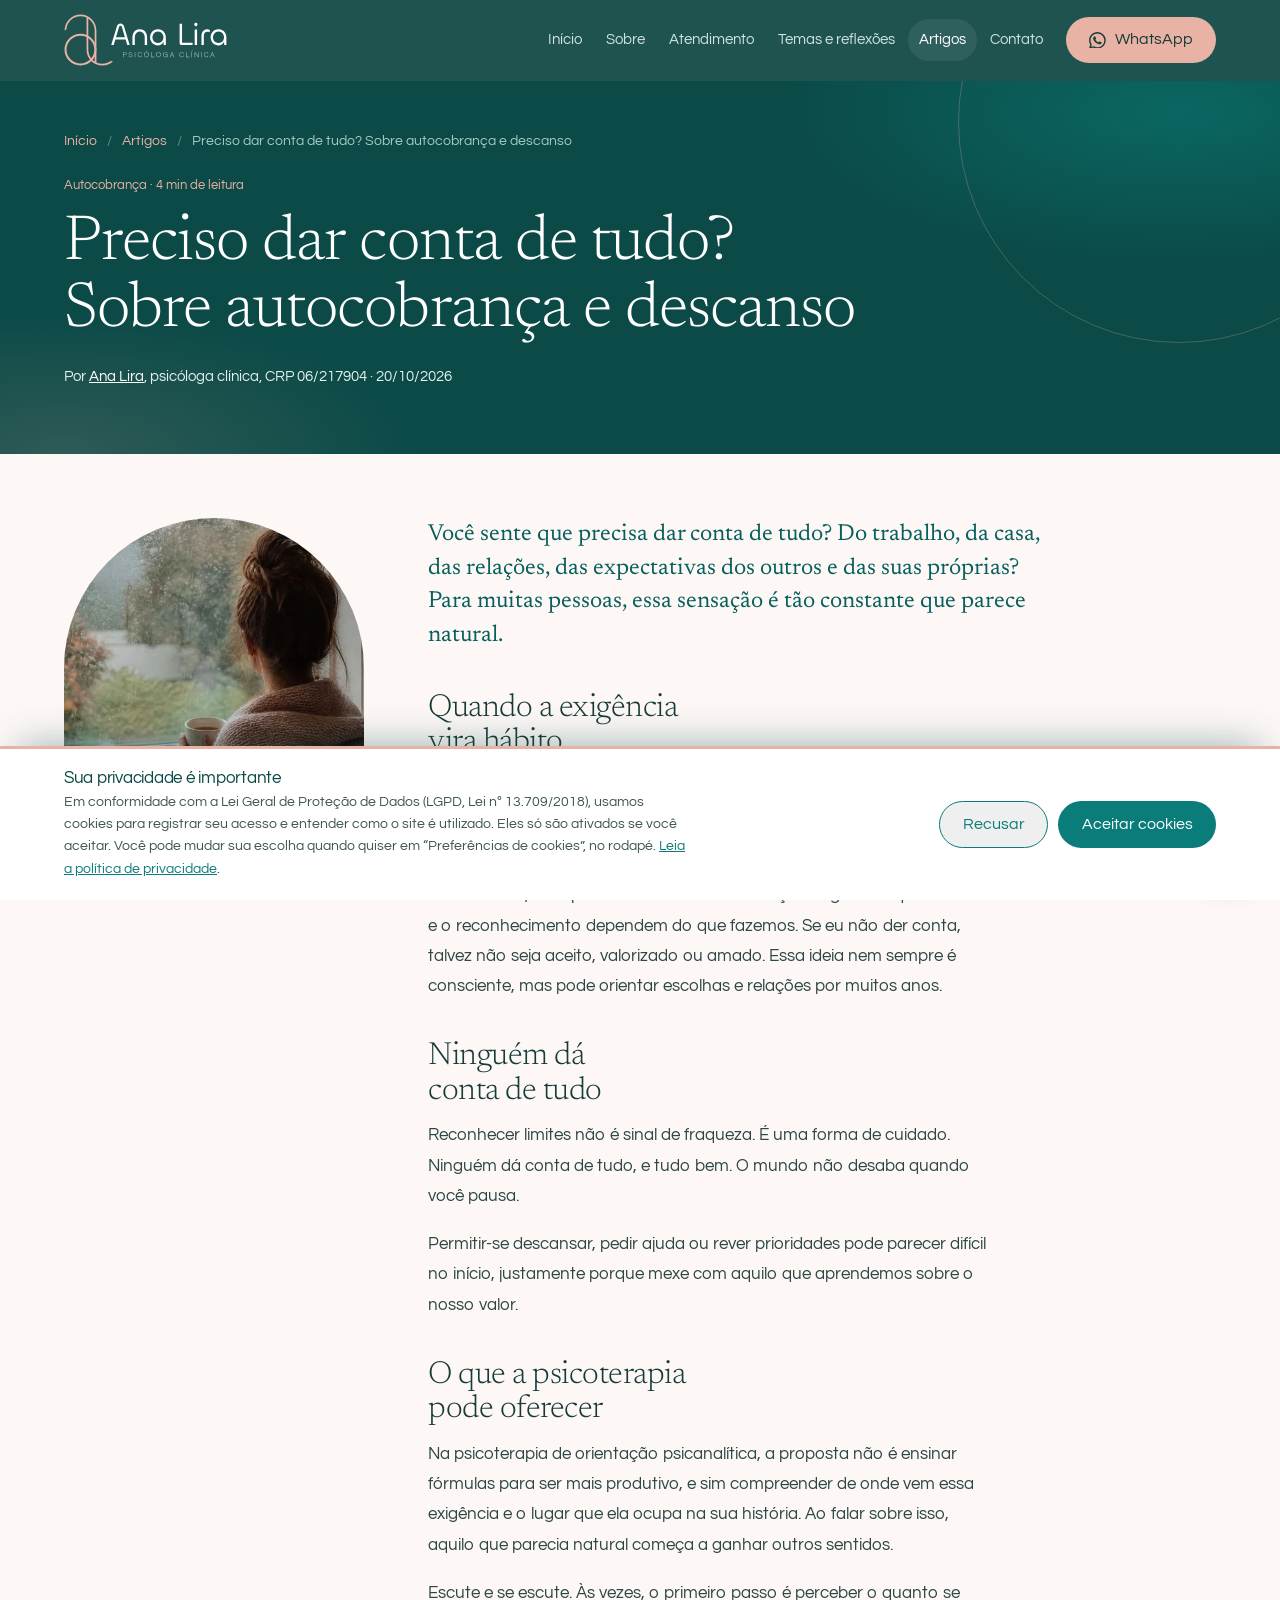
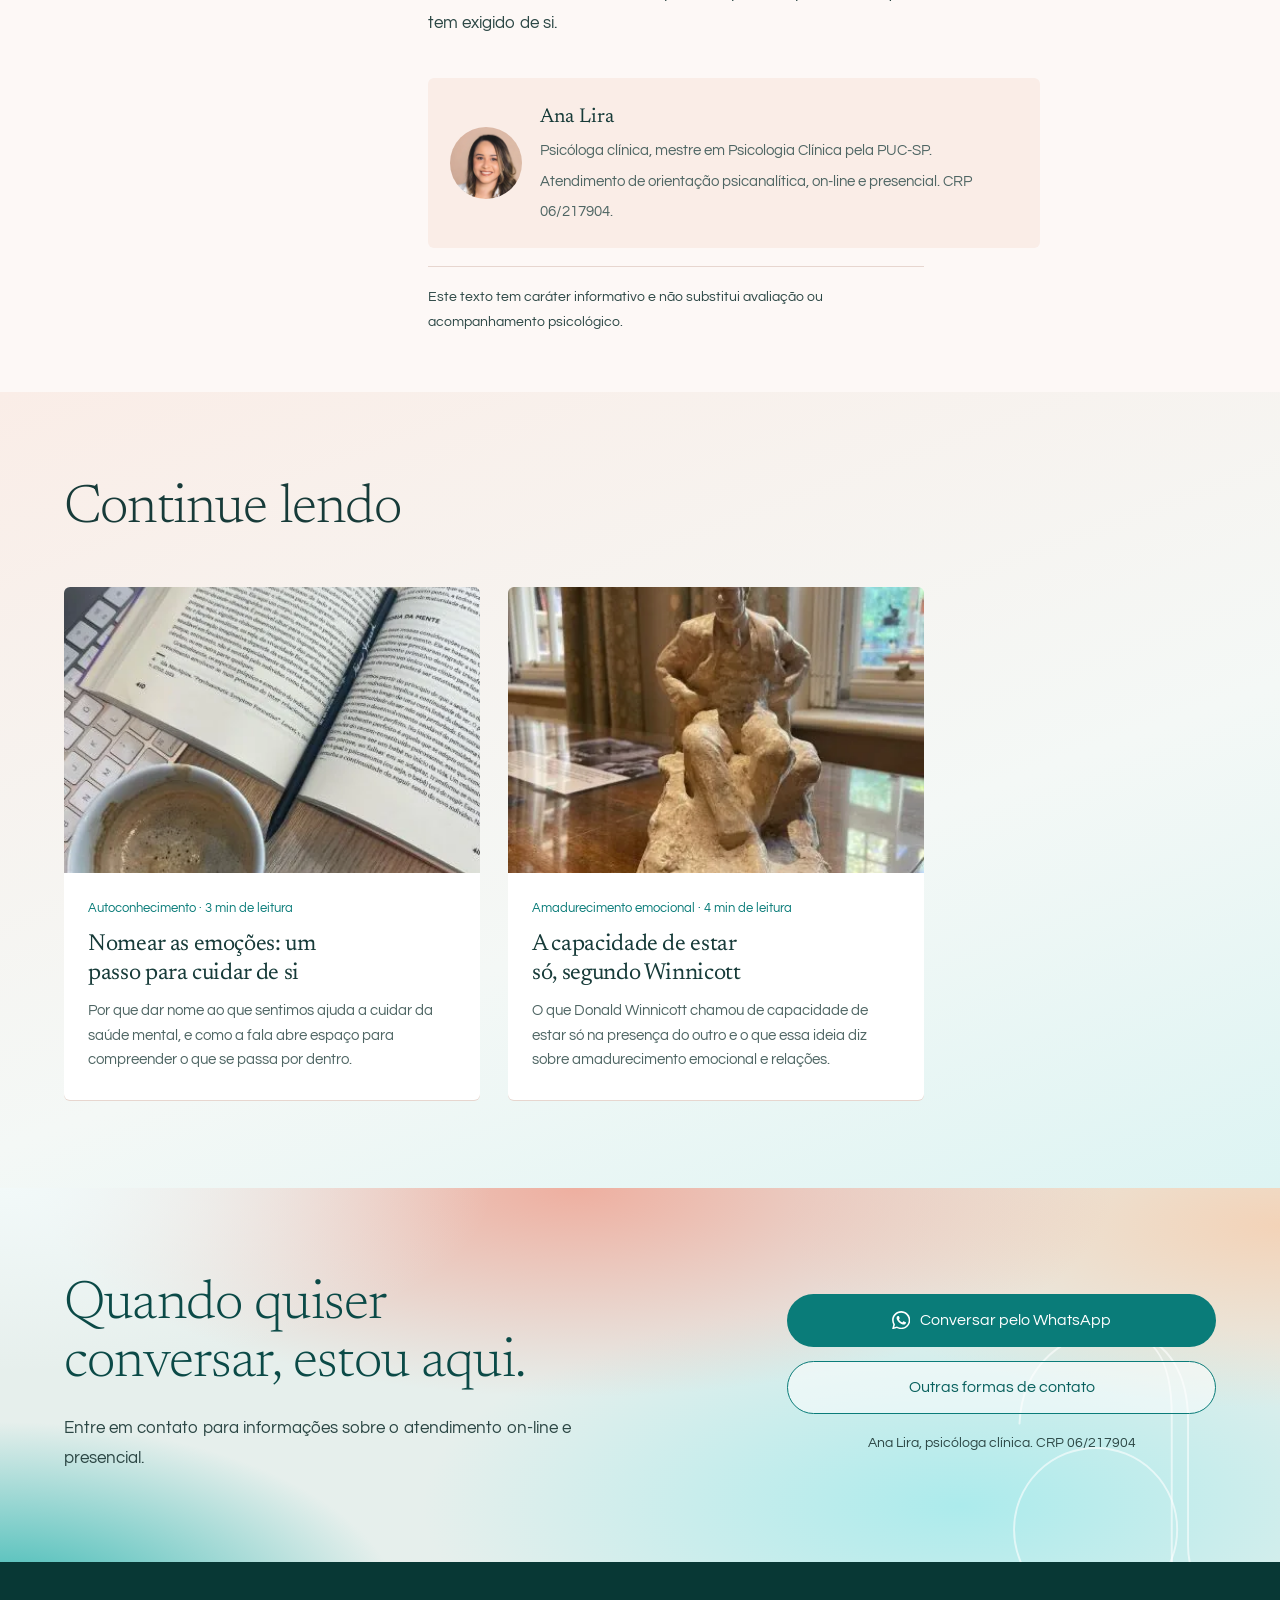
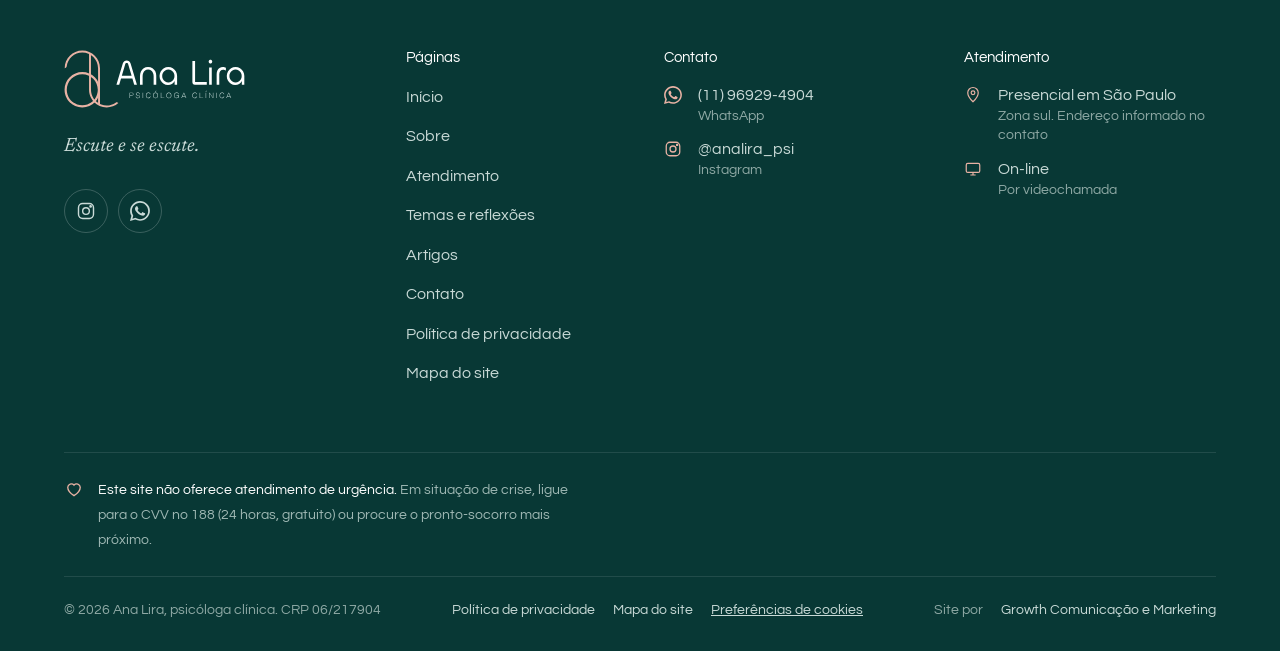
<file: artigo-autocobranca-e-descanso.html>
<!doctype html>
<html lang="pt-BR">
<head>
<meta charset="utf-8">
<meta name="viewport" content="width=device-width, initial-scale=1">
<title>Preciso dar conta de tudo? Sobre autocobrança e descanso | Ana Lira</title>
<meta name="description" content="Reflexão sobre autocobrança, culpa e cansaço: por que sentimos que precisamos dar conta de tudo e o que muda quando nos permitimos pausar.">
<meta name="robots" content="index, follow, max-image-preview:large">
<meta name="author" content="Ana Lira">
<link rel="canonical" href="https://growthcomunica.github.io/ana-lira-site/artigo-autocobranca-e-descanso.html">
<meta name="theme-color" content="#0C4542">
<meta property="og:locale" content="pt_BR">
<meta property="og:type" content="article">
<meta property="og:site_name" content="Ana Lira, Psicóloga clínica">
<meta property="og:title" content="Preciso dar conta de tudo? Sobre autocobrança e descanso | Ana Lira">
<meta property="og:description" content="Reflexão sobre autocobrança, culpa e cansaço: por que sentimos que precisamos dar conta de tudo e o que muda quando nos permitimos pausar.">
<meta property="og:url" content="https://growthcomunica.github.io/ana-lira-site/artigo-autocobranca-e-descanso.html">
<meta property="og:image" content="https://growthcomunica.github.io/ana-lira-site/assets/img/reflexao-janela.webp">
<meta property="og:image:alt" content="Ana Lira, psicóloga clínica">
<meta name="twitter:card" content="summary_large_image">
<meta name="twitter:title" content="Preciso dar conta de tudo? Sobre autocobrança e descanso | Ana Lira">
<meta name="twitter:description" content="Reflexão sobre autocobrança, culpa e cansaço: por que sentimos que precisamos dar conta de tudo e o que muda quando nos permitimos pausar.">
<meta name="twitter:image" content="https://growthcomunica.github.io/ana-lira-site/assets/img/reflexao-janela.webp">
<link rel="icon" href="favicon.ico" sizes="any">
<link rel="icon" type="image/png" sizes="32x32" href="assets/img/favicon-32.png">
<link rel="apple-touch-icon" href="assets/img/apple-touch-icon.png">
<link rel="manifest" href="site.webmanifest">
<link rel="preload" href="assets/fonts/newsreader-latin-300-normal.woff2" as="font" type="font/woff2" crossorigin>
<link rel="preload" href="assets/fonts/questrial-latin-400-normal.woff2" as="font" type="font/woff2" crossorigin>
<link rel="stylesheet" href="assets/css/style.css">
<script>document.documentElement.classList.add('js')</script>
<script src="assets/js/analytics.js"></script>
<script type="application/ld+json">{"@context": "https://schema.org", "@graph": [{"@type": "Person", "@id": "https://growthcomunica.github.io/ana-lira-site/#ana-lira", "name": "Ana Lira", "jobTitle": "Psicóloga clínica", "alumniOf": {"@type": "CollegeOrUniversity", "name": "Pontifícia Universidade Católica de São Paulo (PUC-SP)"}, "image": "https://growthcomunica.github.io/ana-lira-site/assets/img/ana-lira-psicologa.webp", "sameAs": ["https://www.instagram.com/analira_psi"]}, {"@type": "Psychologist", "@id": "https://growthcomunica.github.io/ana-lira-site/#consultorio", "name": "Ana Lira, Psicóloga clínica", "description": "Psicoterapia individual de orientação psicanalítica para adultos, on-line e presencial.", "url": "https://growthcomunica.github.io/ana-lira-site/", "telephone": "+55 11 96929-4904", "image": "https://growthcomunica.github.io/ana-lira-site/assets/img/og-ana-lira.jpg", "areaServed": [{"@type": "City", "name": "São Paulo"}], "address": {"@type": "PostalAddress", "addressLocality": "São Paulo", "addressRegion": "SP", "addressCountry": "BR"}, "founder": {"@id": "https://growthcomunica.github.io/ana-lira-site/#ana-lira"}, "sameAs": ["https://www.instagram.com/analira_psi"], "knowsAbout": ["Psicoterapia", "Psicanálise", "Saúde mental"]}, {"@type": "WebSite", "@id": "https://growthcomunica.github.io/ana-lira-site/#site", "url": "https://growthcomunica.github.io/ana-lira-site/", "name": "Ana Lira, Psicóloga clínica", "inLanguage": "pt-BR"}, {"@type": "BreadcrumbList", "itemListElement": [{"@type": "ListItem", "position": 1, "name": "Início", "item": "https://growthcomunica.github.io/ana-lira-site/"}, {"@type": "ListItem", "position": 2, "name": "Artigos", "item": "https://growthcomunica.github.io/ana-lira-site/artigos.html"}, {"@type": "ListItem", "position": 3, "name": "Preciso dar conta de tudo? Sobre autocobrança e descanso", "item": "https://growthcomunica.github.io/ana-lira-site/artigo-autocobranca-e-descanso.html"}]}, {"@type": "BlogPosting", "headline": "Preciso dar conta de tudo? Sobre autocobrança e descanso", "description": "Reflexão sobre autocobrança, culpa e cansaço: por que sentimos que precisamos dar conta de tudo e o que muda quando nos permitimos pausar.", "image": "https://growthcomunica.github.io/ana-lira-site/assets/img/reflexao-janela.webp", "inLanguage": "pt-BR", "datePublished": "2026-10-20", "dateModified": "2026-10-20", "author": {"@id": "https://growthcomunica.github.io/ana-lira-site/#ana-lira"}, "publisher": {"@id": "https://growthcomunica.github.io/ana-lira-site/#consultorio"}, "mainEntityOfPage": "https://growthcomunica.github.io/ana-lira-site/artigo-autocobranca-e-descanso.html"}]}</script>
</head>
<body class="v2">
<a class="skip" href="#conteudo">Pular para o conteúdo</a>
<header class="site-head">
  <div class="wrap head-in">
    <a class="brand" href="index.html"><img class="logo" src="assets/img/logo-ana-lira-negativo.svg" alt="Ana Lira, psicóloga clínica" width="160" height="51"></a>
    <button class="menu-btn" aria-label="Abrir menu" aria-expanded="false" aria-controls="nav"><span></span><span></span><span></span></button>
    <nav class="nav" id="nav" aria-label="Principal">
      <a href="index.html">Início</a>
      <a href="sobre.html">Sobre</a>
      <a href="atendimento.html">Atendimento</a>
      <a href="temas.html">Temas e reflexões</a>
      <a href="artigos.html" class="active" aria-current="page">Artigos</a>
      <a href="contato.html">Contato</a>
      <a class="btn btn-primary" href="https://wa.me/5511969294904?text=Ol%C3%A1%2C%20Ana%21%20Vim%20pelo%20site%20e%20gostaria%20de%20informa%C3%A7%C3%B5es%20sobre%20o%20atendimento." target="_blank" rel="noopener" data-track="whatsapp" data-loc="header"><svg viewBox="0 0 24 24" fill="currentColor" aria-hidden="true"><path d="M17.5 14.4c-.3-.1-1.8-.9-2-1-.3-.1-.5-.1-.7.1-.2.3-.8 1-.9 1.2-.2.2-.3.2-.6.1-.3-.1-1.3-.5-2.4-1.5-.9-.8-1.5-1.8-1.7-2.1-.2-.3 0-.5.1-.6l.4-.5c.2-.2.2-.3.3-.5.1-.2.1-.4 0-.5l-.9-2.2c-.2-.6-.5-.5-.7-.5h-.6c-.2 0-.5.1-.8.4-.3.3-1 1-1 2.5s1.1 2.9 1.2 3.1c.1.2 2.1 3.2 5.1 4.5.7.3 1.3.5 1.7.6.7.2 1.4.2 1.9.1.6-.1 1.8-.7 2-1.4.3-.7.3-1.3.2-1.4-.1-.1-.3-.2-.6-.3zM12 21.8c-1.8 0-3.5-.5-5-1.4l-.4-.2-3.7 1 1-3.6-.2-.4c-1-1.6-1.5-3.3-1.5-5.2C2.2 6.6 6.6 2.2 12 2.2c2.6 0 5.1 1 6.9 2.9 1.8 1.8 2.9 4.3 2.9 6.9 0 5.4-4.4 9.8-9.8 9.8zm8.4-18.2C18.1 1.3 15.2 0 12 0 5.5 0 .1 5.4.1 11.9c0 2.1.5 4.1 1.6 5.9L0 24l6.3-1.7c1.7.9 3.7 1.4 5.7 1.4 6.6 0 11.9-5.4 11.9-11.9 0-3.2-1.2-6.2-3.5-8.2z"/></svg> WhatsApp</a>
    </nav>
  </div>
</header>
<main id="conteudo">
<article class="b-article">
  <header class="b-page-hero b-article-hero">
    <div class="wrap">
      <nav aria-label="Você está em"><ol class="crumbs"><li><a href="index.html">Início</a></li><li><a href="artigos.html">Artigos</a></li><li aria-current="page">Preciso dar conta de tudo? Sobre autocobrança e descanso</li></ol></nav>
      <span class="b-card-tag">Autocobrança · 4 min de leitura</span>
      <h1>Preciso dar conta de tudo? Sobre autocobrança e descanso</h1>
      <p class="b-meta">Por <a href="sobre.html">Ana Lira</a>, psicóloga clínica, CRP 06/217904 · <time datetime="2026-10-20">20/10/2026</time></p>
    </div>
  </header>
  <div class="wrap b-article-wrap">
    <figure class="b-article-img"><img src="assets/img/reflexao-janela.webp" alt="Mulher de costas olhando a chuva pela janela com uma xícara nas mãos" width="560" height="700"></figure>
    <div class="b-prose">
      <p class="b-lead">Você sente que precisa dar conta de tudo? Do trabalho, da casa, das relações, das expectativas dos outros e das suas próprias? Para muitas pessoas, essa sensação é tão constante que parece natural.</p>
      <h2>Quando a exigência vira hábito</h2>
      <p>A autocobrança costuma chegar acompanhada de culpa e cansaço. Descansar parece perda de tempo, dizer não parece falha, e qualquer pausa vem com a sensação de que algo está sendo deixado para trás.</p>
      <p>Muitas vezes, esse padrão nasce de uma crença antiga: a de que o amor e o reconhecimento dependem do que fazemos. Se eu não der conta, talvez não seja aceito, valorizado ou amado. Essa ideia nem sempre é consciente, mas pode orientar escolhas e relações por muitos anos.</p>
      <h2>Ninguém dá conta de tudo</h2>
      <p>Reconhecer limites não é sinal de fraqueza. É uma forma de cuidado. Ninguém dá conta de tudo, e tudo bem. O mundo não desaba quando você pausa.</p>
      <p>Permitir-se descansar, pedir ajuda ou rever prioridades pode parecer difícil no início, justamente porque mexe com aquilo que aprendemos sobre o nosso valor.</p>
      <h2>O que a psicoterapia pode oferecer</h2>
      <p>Na psicoterapia de orientação psicanalítica, a proposta não é ensinar fórmulas para ser mais produtivo, e sim compreender de onde vem essa exigência e o lugar que ela ocupa na sua história. Ao falar sobre isso, aquilo que parecia natural começa a ganhar outros sentidos.</p>
      <p>Escute e se escute. Às vezes, o primeiro passo é perceber o quanto se tem exigido de si.</p>

      <aside class="b-author">
        <img src="assets/img/ana-lira-retrato.webp" alt="Ana Lira" width="80" height="80" loading="lazy">
        <div><b>Ana Lira</b><span>Psicóloga clínica, mestre em Psicologia Clínica pela PUC-SP. Atendimento de orientação psicanalítica, on-line e presencial. CRP 06/217904.</span></div>
      </aside>
      <p class="b-disclaimer">Este texto tem caráter informativo e não substitui avaliação ou acompanhamento psicológico.</p>
    </div>
  </div>
</article>
<section class="b-sec b-related" aria-labelledby="rel-t">
  <div class="wrap">
    <div class="b-head"><h2 id="rel-t">Continue lendo</h2></div>
    <div class="b-cards"><article class="b-card reveal">
          <a href="artigo-nomear-emocoes.html" class="b-card-img"><img src="assets/img/estudo-psicanalise.webp" alt="Livro aberto, caneta e xícara de café sobre a mesa" loading="lazy" width="400" height="500"></a>
          <div class="b-card-body">
            <span class="b-card-tag">Autoconhecimento · 3 min de leitura</span>
            <h3><a href="artigo-nomear-emocoes.html">Nomear as emoções: um passo para cuidar de si</a></h3>
            <p>Por que dar nome ao que sentimos ajuda a cuidar da saúde mental, e como a fala abre espaço para compreender o que se passa por dentro.</p>
          </div>
        </article><article class="b-card reveal">
          <a href="artigo-capacidade-de-estar-so-winnicott.html" class="b-card-img"><img src="assets/img/museu-freud-londres.webp" alt="Escultura no Museu Freud, em Londres" loading="lazy" width="400" height="500"></a>
          <div class="b-card-body">
            <span class="b-card-tag">Amadurecimento emocional · 4 min de leitura</span>
            <h3><a href="artigo-capacidade-de-estar-so-winnicott.html">A capacidade de estar só, segundo Winnicott</a></h3>
            <p>O que Donald Winnicott chamou de capacidade de estar só na presença do outro e o que essa ideia diz sobre amadurecimento emocional e relações.</p>
          </div>
        </article></div>
  </div>
</section>
<section class="cta-band" aria-labelledby="cta-t">
    <div class="wrap">
      <div class="cta-card reveal">
        <svg class="draw" viewBox="0 0 220 228" aria-hidden="true"><path style="--len:520" d="M14 82 C16 38 48 14 84 14 C116 14 126 40 126 76 V178 C126 206 142 220 170 220 H214"/><path style="--len:480" d="M98 16 C124 22 138 46 138 80 V172 C138 198 152 210 178 210"/><circle style="--len:390" cx="70" cy="160" r="60"/></svg>
        <div>
          <h2 id="cta-t">Quando quiser conversar, estou aqui.</h2>
          <p>Entre em contato para informações sobre o atendimento on-line e presencial.</p>
        </div>
        <div class="cta-actions">
          <a class="btn btn-light" href="https://wa.me/5511969294904?text=Ol%C3%A1%2C%20Ana%21%20Vim%20pelo%20site%20e%20gostaria%20de%20informa%C3%A7%C3%B5es%20sobre%20o%20atendimento." target="_blank" rel="noopener" data-track="whatsapp" data-loc="cta"><svg viewBox="0 0 24 24" fill="currentColor" aria-hidden="true"><path d="M17.5 14.4c-.3-.1-1.8-.9-2-1-.3-.1-.5-.1-.7.1-.2.3-.8 1-.9 1.2-.2.2-.3.2-.6.1-.3-.1-1.3-.5-2.4-1.5-.9-.8-1.5-1.8-1.7-2.1-.2-.3 0-.5.1-.6l.4-.5c.2-.2.2-.3.3-.5.1-.2.1-.4 0-.5l-.9-2.2c-.2-.6-.5-.5-.7-.5h-.6c-.2 0-.5.1-.8.4-.3.3-1 1-1 2.5s1.1 2.9 1.2 3.1c.1.2 2.1 3.2 5.1 4.5.7.3 1.3.5 1.7.6.7.2 1.4.2 1.9.1.6-.1 1.8-.7 2-1.4.3-.7.3-1.3.2-1.4-.1-.1-.3-.2-.6-.3zM12 21.8c-1.8 0-3.5-.5-5-1.4l-.4-.2-3.7 1 1-3.6-.2-.4c-1-1.6-1.5-3.3-1.5-5.2C2.2 6.6 6.6 2.2 12 2.2c2.6 0 5.1 1 6.9 2.9 1.8 1.8 2.9 4.3 2.9 6.9 0 5.4-4.4 9.8-9.8 9.8zm8.4-18.2C18.1 1.3 15.2 0 12 0 5.5 0 .1 5.4.1 11.9c0 2.1.5 4.1 1.6 5.9L0 24l6.3-1.7c1.7.9 3.7 1.4 5.7 1.4 6.6 0 11.9-5.4 11.9-11.9 0-3.2-1.2-6.2-3.5-8.2z"/></svg> Conversar pelo WhatsApp</a>
          <a class="btn btn-outline-light" href="contato.html">Outras formas de contato</a>
          <small>Ana Lira, psicóloga clínica. CRP 06/217904</small>
        </div>
      </div>
    </div>
  </section>
</main>
<footer class="site-foot">
  <div class="wrap">
    <div class="foot-grid">
      <div class="foot-brand">
        <a class="brand" href="index.html"><img class="logo" src="assets/img/logo-ana-lira-negativo.svg" alt="Ana Lira, psicóloga clínica" width="190" height="61" loading="lazy"></a>
        <p>Escute e se escute.</p>
        <div class="social">
          <a href="https://www.instagram.com/analira_psi" target="_blank" rel="noopener" aria-label="Instagram @analira_psi"><svg viewBox="0 0 24 24" fill="none" stroke="currentColor" stroke-width="1.7" aria-hidden="true"><rect x="3" y="3" width="18" height="18" rx="5"/><circle cx="12" cy="12" r="4"/><circle cx="17.5" cy="6.5" r=".8" fill="currentColor"/></svg></a>
          <a href="https://wa.me/5511969294904?text=Ol%C3%A1%2C%20Ana%21%20Vim%20pelo%20site%20e%20gostaria%20de%20informa%C3%A7%C3%B5es%20sobre%20o%20atendimento." target="_blank" rel="noopener" aria-label="WhatsApp" data-track="whatsapp" data-loc="footer"><svg viewBox="0 0 24 24" fill="currentColor" aria-hidden="true"><path d="M17.5 14.4c-.3-.1-1.8-.9-2-1-.3-.1-.5-.1-.7.1-.2.3-.8 1-.9 1.2-.2.2-.3.2-.6.1-.3-.1-1.3-.5-2.4-1.5-.9-.8-1.5-1.8-1.7-2.1-.2-.3 0-.5.1-.6l.4-.5c.2-.2.2-.3.3-.5.1-.2.1-.4 0-.5l-.9-2.2c-.2-.6-.5-.5-.7-.5h-.6c-.2 0-.5.1-.8.4-.3.3-1 1-1 2.5s1.1 2.9 1.2 3.1c.1.2 2.1 3.2 5.1 4.5.7.3 1.3.5 1.7.6.7.2 1.4.2 1.9.1.6-.1 1.8-.7 2-1.4.3-.7.3-1.3.2-1.4-.1-.1-.3-.2-.6-.3zM12 21.8c-1.8 0-3.5-.5-5-1.4l-.4-.2-3.7 1 1-3.6-.2-.4c-1-1.6-1.5-3.3-1.5-5.2C2.2 6.6 6.6 2.2 12 2.2c2.6 0 5.1 1 6.9 2.9 1.8 1.8 2.9 4.3 2.9 6.9 0 5.4-4.4 9.8-9.8 9.8zm8.4-18.2C18.1 1.3 15.2 0 12 0 5.5 0 .1 5.4.1 11.9c0 2.1.5 4.1 1.6 5.9L0 24l6.3-1.7c1.7.9 3.7 1.4 5.7 1.4 6.6 0 11.9-5.4 11.9-11.9 0-3.2-1.2-6.2-3.5-8.2z"/></svg></a>
        </div>
      </div>
      <div><h2 class="foot-h">Páginas</h2><ul><li><a href="index.html">Início</a></li><li><a href="sobre.html">Sobre</a></li><li><a href="atendimento.html">Atendimento</a></li><li><a href="temas.html">Temas e reflexões</a></li><li><a href="artigos.html">Artigos</a></li><li><a href="contato.html">Contato</a></li><li><a href="privacidade.html">Política de privacidade</a></li><li><a href="mapa-do-site.html">Mapa do site</a></li></ul></div>
      <div>
        <h2 class="foot-h">Contato</h2>
        <ul class="foot-contact">
          <li><svg viewBox="0 0 24 24" fill="currentColor" aria-hidden="true"><path d="M17.5 14.4c-.3-.1-1.8-.9-2-1-.3-.1-.5-.1-.7.1-.2.3-.8 1-.9 1.2-.2.2-.3.2-.6.1-.3-.1-1.3-.5-2.4-1.5-.9-.8-1.5-1.8-1.7-2.1-.2-.3 0-.5.1-.6l.4-.5c.2-.2.2-.3.3-.5.1-.2.1-.4 0-.5l-.9-2.2c-.2-.6-.5-.5-.7-.5h-.6c-.2 0-.5.1-.8.4-.3.3-1 1-1 2.5s1.1 2.9 1.2 3.1c.1.2 2.1 3.2 5.1 4.5.7.3 1.3.5 1.7.6.7.2 1.4.2 1.9.1.6-.1 1.8-.7 2-1.4.3-.7.3-1.3.2-1.4-.1-.1-.3-.2-.6-.3zM12 21.8c-1.8 0-3.5-.5-5-1.4l-.4-.2-3.7 1 1-3.6-.2-.4c-1-1.6-1.5-3.3-1.5-5.2C2.2 6.6 6.6 2.2 12 2.2c2.6 0 5.1 1 6.9 2.9 1.8 1.8 2.9 4.3 2.9 6.9 0 5.4-4.4 9.8-9.8 9.8zm8.4-18.2C18.1 1.3 15.2 0 12 0 5.5 0 .1 5.4.1 11.9c0 2.1.5 4.1 1.6 5.9L0 24l6.3-1.7c1.7.9 3.7 1.4 5.7 1.4 6.6 0 11.9-5.4 11.9-11.9 0-3.2-1.2-6.2-3.5-8.2z"/></svg><a href="https://wa.me/5511969294904?text=Ol%C3%A1%2C%20Ana%21%20Vim%20pelo%20site%20e%20gostaria%20de%20informa%C3%A7%C3%B5es%20sobre%20o%20atendimento." target="_blank" rel="noopener" data-track="whatsapp" data-loc="footer">(11) 96929-4904<small>WhatsApp</small></a></li>
          <li><svg viewBox="0 0 24 24" fill="none" stroke="currentColor" stroke-width="1.7" aria-hidden="true"><rect x="3" y="3" width="18" height="18" rx="5"/><circle cx="12" cy="12" r="4"/><circle cx="17.5" cy="6.5" r=".8" fill="currentColor"/></svg><a href="https://www.instagram.com/analira_psi" target="_blank" rel="noopener">@analira_psi<small>Instagram</small></a></li>
        </ul>
      </div>
      <div>
        <h2 class="foot-h">Atendimento</h2>
        <ul class="foot-contact">
          <li><svg viewBox="0 0 24 24" fill="none" stroke="currentColor" stroke-width="1.6" aria-hidden="true"><path d="M12 21s7-6.6 7-12a7 7 0 0 0-14 0c0 5.4 7 12 7 12z"/><circle cx="12" cy="9" r="2.5"/></svg><span>Presencial em São Paulo<small>Zona sul. Endereço informado no contato</small></span></li>
          <li><svg viewBox="0 0 24 24" fill="none" stroke="currentColor" stroke-width="1.6" aria-hidden="true"><rect x="3" y="4.5" width="18" height="12" rx="2"/><path d="M8.5 20h7M12 16.5V20"/></svg><span>On-line<small>Por videochamada</small></span></li>
        </ul>
      </div>
    </div>
    <div class="foot-alert"><svg viewBox="0 0 24 24" fill="none" stroke="currentColor" stroke-width="1.6" aria-hidden="true"><path d="M12 20s-7.5-4.6-7.5-10A4.3 4.3 0 0 1 12 7.4 4.3 4.3 0 0 1 19.5 10c0 5.4-7.5 10-7.5 10z"/></svg><p><strong>Este site não oferece atendimento de urgência.</strong> Em situação de crise, ligue para o CVV no 188 (24 horas, gratuito) ou procure o pronto-socorro mais próximo.</p></div>
    <div class="foot-bottom">
      <span>© 2026 Ana Lira, psicóloga clínica. CRP 06/217904</span>
      <span><a href="privacidade.html">Política de privacidade</a><a href="mapa-do-site.html">Mapa do site</a><button type="button" class="cc-open">Preferências de cookies</button></span>
      <span>Site por <a href="https://growthcomunicacao.com.br" target="_blank" rel="noopener">Growth Comunicação e Marketing</a></span>
    </div>
  </div>
</footer>
<button class="to-top" aria-label="Voltar ao topo"><svg viewBox="0 0 24 24" fill="none" stroke="currentColor" stroke-width="1.8" aria-hidden="true"><path d="M12 19V5M6 11l6-6 6 6"/></svg></button>
<a class="wa-float" href="https://wa.me/5511969294904?text=Ol%C3%A1%2C%20Ana%21%20Vim%20pelo%20site%20e%20gostaria%20de%20informa%C3%A7%C3%B5es%20sobre%20o%20atendimento." target="_blank" rel="noopener" aria-label="Conversar pelo WhatsApp" data-track="whatsapp" data-loc="flutuante"><svg viewBox="0 0 24 24" fill="currentColor" aria-hidden="true"><path d="M17.5 14.4c-.3-.1-1.8-.9-2-1-.3-.1-.5-.1-.7.1-.2.3-.8 1-.9 1.2-.2.2-.3.2-.6.1-.3-.1-1.3-.5-2.4-1.5-.9-.8-1.5-1.8-1.7-2.1-.2-.3 0-.5.1-.6l.4-.5c.2-.2.2-.3.3-.5.1-.2.1-.4 0-.5l-.9-2.2c-.2-.6-.5-.5-.7-.5h-.6c-.2 0-.5.1-.8.4-.3.3-1 1-1 2.5s1.1 2.9 1.2 3.1c.1.2 2.1 3.2 5.1 4.5.7.3 1.3.5 1.7.6.7.2 1.4.2 1.9.1.6-.1 1.8-.7 2-1.4.3-.7.3-1.3.2-1.4-.1-.1-.3-.2-.6-.3zM12 21.8c-1.8 0-3.5-.5-5-1.4l-.4-.2-3.7 1 1-3.6-.2-.4c-1-1.6-1.5-3.3-1.5-5.2C2.2 6.6 6.6 2.2 12 2.2c2.6 0 5.1 1 6.9 2.9 1.8 1.8 2.9 4.3 2.9 6.9 0 5.4-4.4 9.8-9.8 9.8zm8.4-18.2C18.1 1.3 15.2 0 12 0 5.5 0 .1 5.4.1 11.9c0 2.1.5 4.1 1.6 5.9L0 24l6.3-1.7c1.7.9 3.7 1.4 5.7 1.4 6.6 0 11.9-5.4 11.9-11.9 0-3.2-1.2-6.2-3.5-8.2z"/></svg></a>
<script src="assets/js/main.js" defer></script>
</body>
</html>
</file>
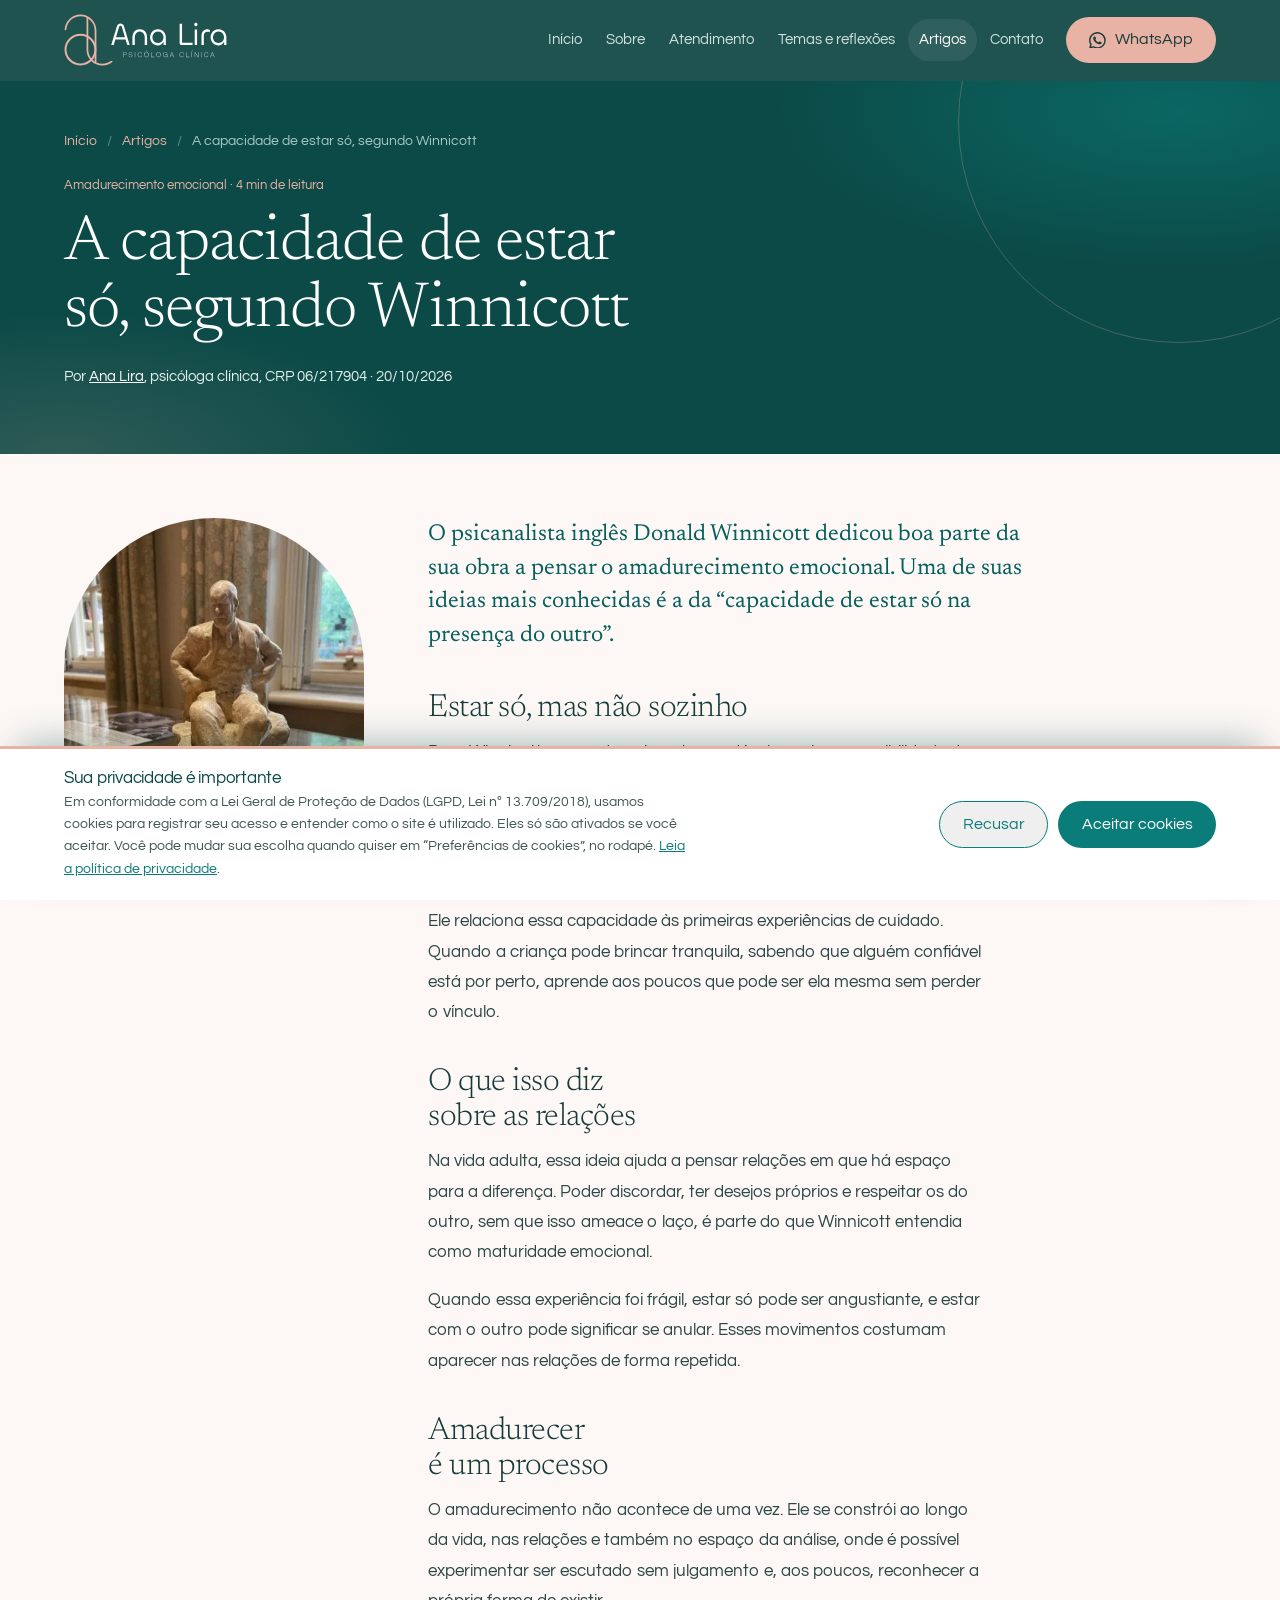
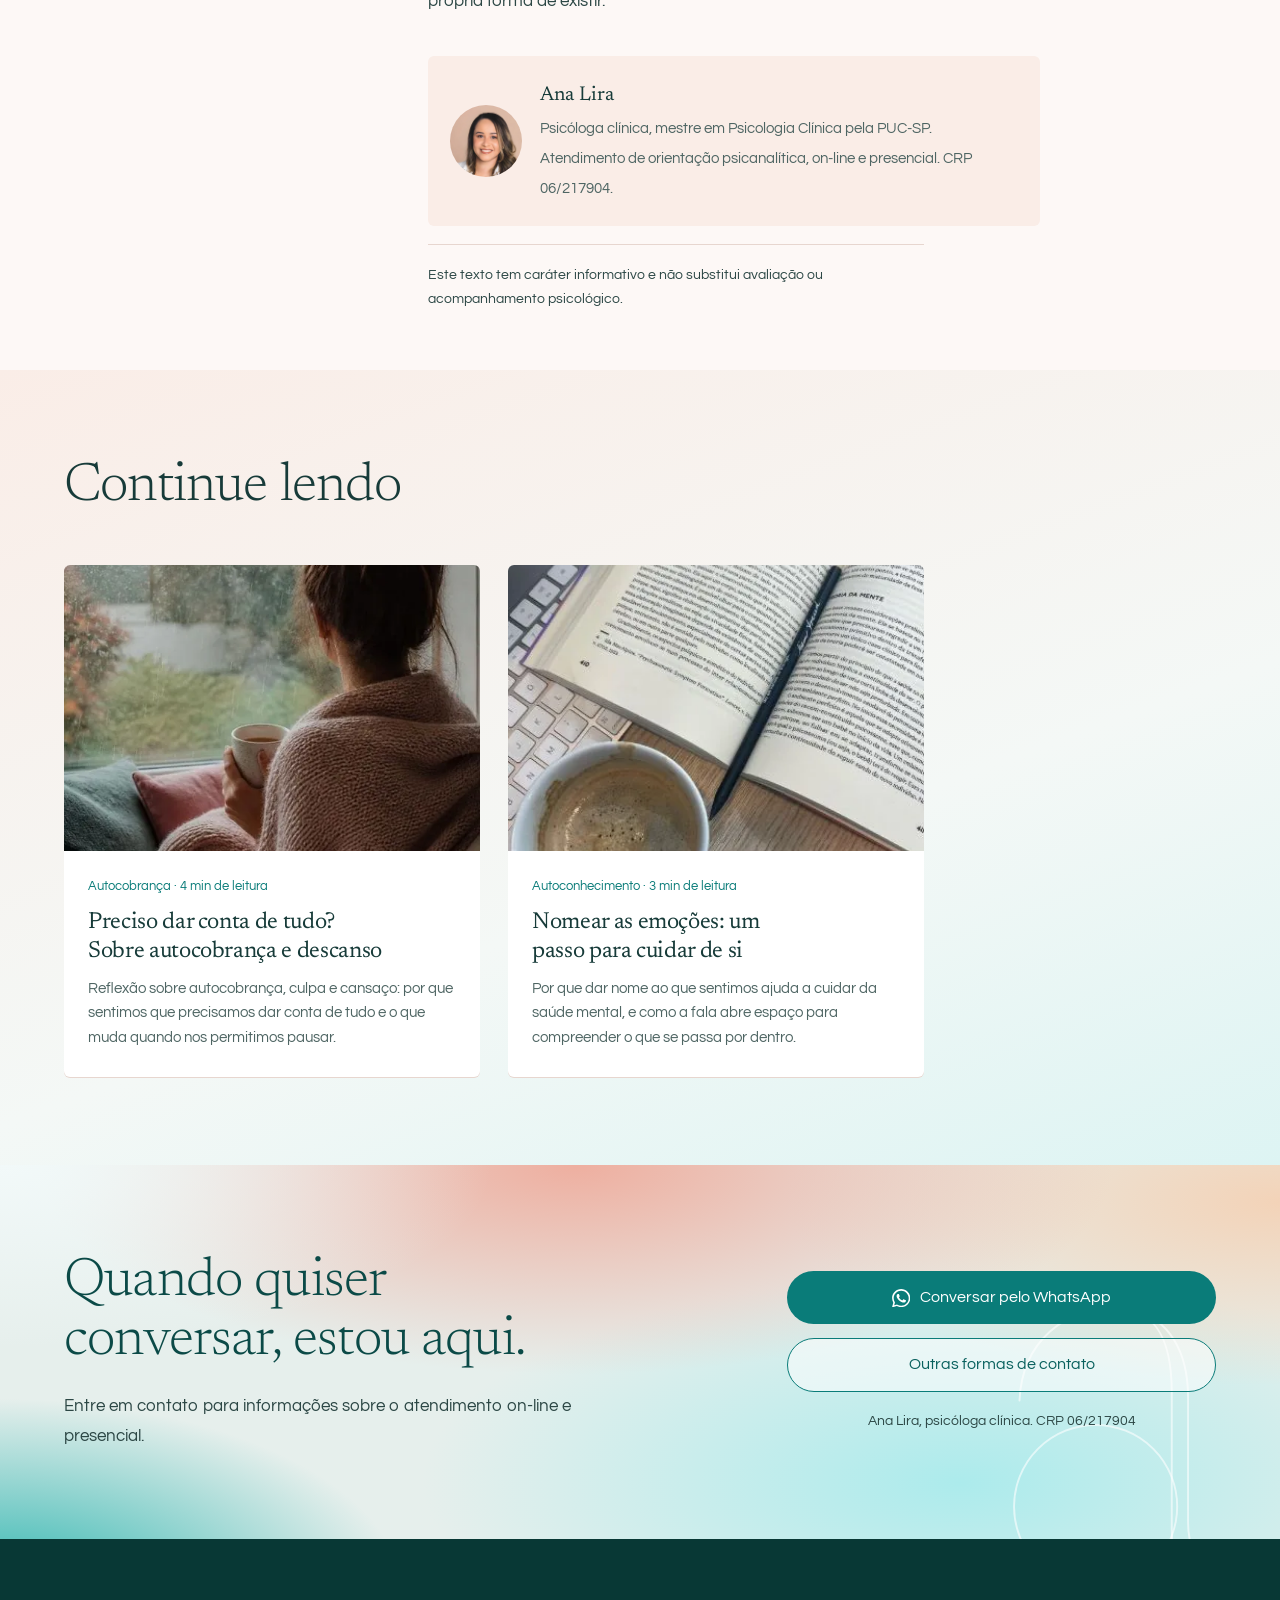
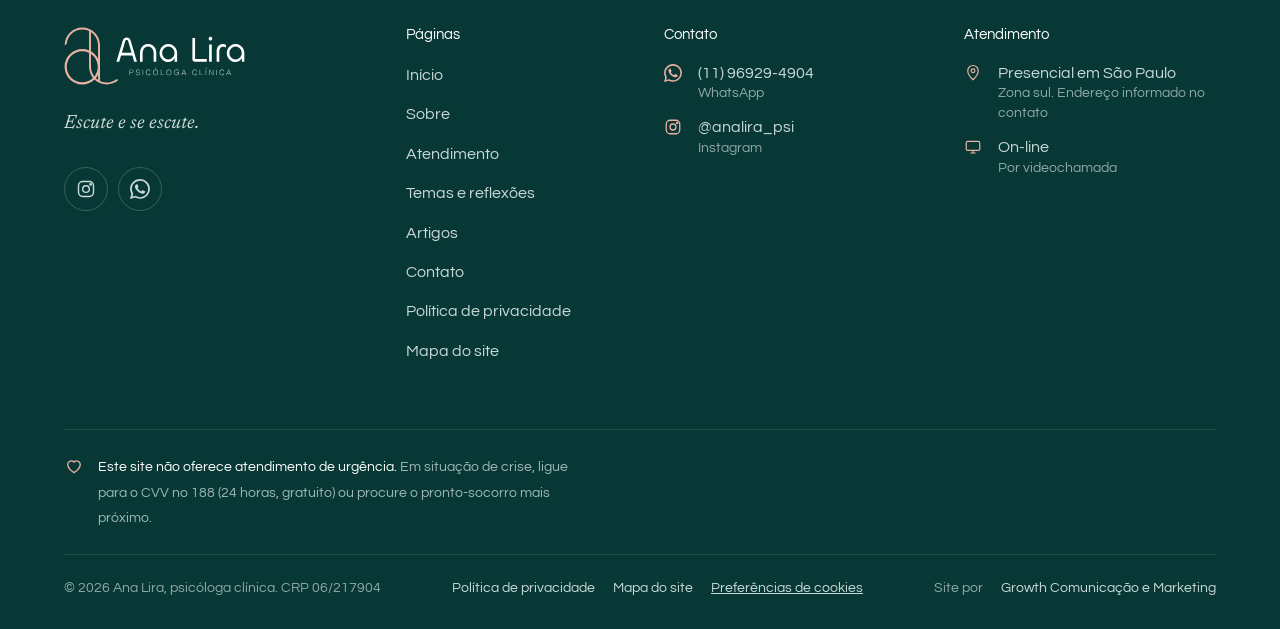
<file: artigo-capacidade-de-estar-so-winnicott.html>
<!doctype html>
<html lang="pt-BR">
<head>
<meta charset="utf-8">
<meta name="viewport" content="width=device-width, initial-scale=1">
<title>A capacidade de estar só, segundo Winnicott | Ana Lira</title>
<meta name="description" content="O que Donald Winnicott chamou de capacidade de estar só na presença do outro e o que essa ideia diz sobre amadurecimento emocional e relações.">
<meta name="robots" content="index, follow, max-image-preview:large">
<meta name="author" content="Ana Lira">
<link rel="canonical" href="https://growthcomunica.github.io/ana-lira-site/artigo-capacidade-de-estar-so-winnicott.html">
<meta name="theme-color" content="#0C4542">
<meta property="og:locale" content="pt_BR">
<meta property="og:type" content="article">
<meta property="og:site_name" content="Ana Lira, Psicóloga clínica">
<meta property="og:title" content="A capacidade de estar só, segundo Winnicott | Ana Lira">
<meta property="og:description" content="O que Donald Winnicott chamou de capacidade de estar só na presença do outro e o que essa ideia diz sobre amadurecimento emocional e relações.">
<meta property="og:url" content="https://growthcomunica.github.io/ana-lira-site/artigo-capacidade-de-estar-so-winnicott.html">
<meta property="og:image" content="https://growthcomunica.github.io/ana-lira-site/assets/img/museu-freud-londres.webp">
<meta property="og:image:alt" content="Ana Lira, psicóloga clínica">
<meta name="twitter:card" content="summary_large_image">
<meta name="twitter:title" content="A capacidade de estar só, segundo Winnicott | Ana Lira">
<meta name="twitter:description" content="O que Donald Winnicott chamou de capacidade de estar só na presença do outro e o que essa ideia diz sobre amadurecimento emocional e relações.">
<meta name="twitter:image" content="https://growthcomunica.github.io/ana-lira-site/assets/img/museu-freud-londres.webp">
<link rel="icon" href="favicon.ico" sizes="any">
<link rel="icon" type="image/png" sizes="32x32" href="assets/img/favicon-32.png">
<link rel="apple-touch-icon" href="assets/img/apple-touch-icon.png">
<link rel="manifest" href="site.webmanifest">
<link rel="preload" href="assets/fonts/newsreader-latin-300-normal.woff2" as="font" type="font/woff2" crossorigin>
<link rel="preload" href="assets/fonts/questrial-latin-400-normal.woff2" as="font" type="font/woff2" crossorigin>
<link rel="stylesheet" href="assets/css/style.css">
<script>document.documentElement.classList.add('js')</script>
<script src="assets/js/analytics.js"></script>
<script type="application/ld+json">{"@context": "https://schema.org", "@graph": [{"@type": "Person", "@id": "https://growthcomunica.github.io/ana-lira-site/#ana-lira", "name": "Ana Lira", "jobTitle": "Psicóloga clínica", "alumniOf": {"@type": "CollegeOrUniversity", "name": "Pontifícia Universidade Católica de São Paulo (PUC-SP)"}, "image": "https://growthcomunica.github.io/ana-lira-site/assets/img/ana-lira-psicologa.webp", "sameAs": ["https://www.instagram.com/analira_psi"]}, {"@type": "Psychologist", "@id": "https://growthcomunica.github.io/ana-lira-site/#consultorio", "name": "Ana Lira, Psicóloga clínica", "description": "Psicoterapia individual de orientação psicanalítica para adultos, on-line e presencial.", "url": "https://growthcomunica.github.io/ana-lira-site/", "telephone": "+55 11 96929-4904", "image": "https://growthcomunica.github.io/ana-lira-site/assets/img/og-ana-lira.jpg", "areaServed": [{"@type": "City", "name": "São Paulo"}], "address": {"@type": "PostalAddress", "addressLocality": "São Paulo", "addressRegion": "SP", "addressCountry": "BR"}, "founder": {"@id": "https://growthcomunica.github.io/ana-lira-site/#ana-lira"}, "sameAs": ["https://www.instagram.com/analira_psi"], "knowsAbout": ["Psicoterapia", "Psicanálise", "Saúde mental"]}, {"@type": "WebSite", "@id": "https://growthcomunica.github.io/ana-lira-site/#site", "url": "https://growthcomunica.github.io/ana-lira-site/", "name": "Ana Lira, Psicóloga clínica", "inLanguage": "pt-BR"}, {"@type": "BreadcrumbList", "itemListElement": [{"@type": "ListItem", "position": 1, "name": "Início", "item": "https://growthcomunica.github.io/ana-lira-site/"}, {"@type": "ListItem", "position": 2, "name": "Artigos", "item": "https://growthcomunica.github.io/ana-lira-site/artigos.html"}, {"@type": "ListItem", "position": 3, "name": "A capacidade de estar só, segundo Winnicott", "item": "https://growthcomunica.github.io/ana-lira-site/artigo-capacidade-de-estar-so-winnicott.html"}]}, {"@type": "BlogPosting", "headline": "A capacidade de estar só, segundo Winnicott", "description": "O que Donald Winnicott chamou de capacidade de estar só na presença do outro e o que essa ideia diz sobre amadurecimento emocional e relações.", "image": "https://growthcomunica.github.io/ana-lira-site/assets/img/museu-freud-londres.webp", "inLanguage": "pt-BR", "datePublished": "2026-10-20", "dateModified": "2026-10-20", "author": {"@id": "https://growthcomunica.github.io/ana-lira-site/#ana-lira"}, "publisher": {"@id": "https://growthcomunica.github.io/ana-lira-site/#consultorio"}, "mainEntityOfPage": "https://growthcomunica.github.io/ana-lira-site/artigo-capacidade-de-estar-so-winnicott.html"}]}</script>
</head>
<body class="v2">
<a class="skip" href="#conteudo">Pular para o conteúdo</a>
<header class="site-head">
  <div class="wrap head-in">
    <a class="brand" href="index.html"><img class="logo" src="assets/img/logo-ana-lira-negativo.svg" alt="Ana Lira, psicóloga clínica" width="160" height="51"></a>
    <button class="menu-btn" aria-label="Abrir menu" aria-expanded="false" aria-controls="nav"><span></span><span></span><span></span></button>
    <nav class="nav" id="nav" aria-label="Principal">
      <a href="index.html">Início</a>
      <a href="sobre.html">Sobre</a>
      <a href="atendimento.html">Atendimento</a>
      <a href="temas.html">Temas e reflexões</a>
      <a href="artigos.html" class="active" aria-current="page">Artigos</a>
      <a href="contato.html">Contato</a>
      <a class="btn btn-primary" href="https://wa.me/5511969294904?text=Ol%C3%A1%2C%20Ana%21%20Vim%20pelo%20site%20e%20gostaria%20de%20informa%C3%A7%C3%B5es%20sobre%20o%20atendimento." target="_blank" rel="noopener" data-track="whatsapp" data-loc="header"><svg viewBox="0 0 24 24" fill="currentColor" aria-hidden="true"><path d="M17.5 14.4c-.3-.1-1.8-.9-2-1-.3-.1-.5-.1-.7.1-.2.3-.8 1-.9 1.2-.2.2-.3.2-.6.1-.3-.1-1.3-.5-2.4-1.5-.9-.8-1.5-1.8-1.7-2.1-.2-.3 0-.5.1-.6l.4-.5c.2-.2.2-.3.3-.5.1-.2.1-.4 0-.5l-.9-2.2c-.2-.6-.5-.5-.7-.5h-.6c-.2 0-.5.1-.8.4-.3.3-1 1-1 2.5s1.1 2.9 1.2 3.1c.1.2 2.1 3.2 5.1 4.5.7.3 1.3.5 1.7.6.7.2 1.4.2 1.9.1.6-.1 1.8-.7 2-1.4.3-.7.3-1.3.2-1.4-.1-.1-.3-.2-.6-.3zM12 21.8c-1.8 0-3.5-.5-5-1.4l-.4-.2-3.7 1 1-3.6-.2-.4c-1-1.6-1.5-3.3-1.5-5.2C2.2 6.6 6.6 2.2 12 2.2c2.6 0 5.1 1 6.9 2.9 1.8 1.8 2.9 4.3 2.9 6.9 0 5.4-4.4 9.8-9.8 9.8zm8.4-18.2C18.1 1.3 15.2 0 12 0 5.5 0 .1 5.4.1 11.9c0 2.1.5 4.1 1.6 5.9L0 24l6.3-1.7c1.7.9 3.7 1.4 5.7 1.4 6.6 0 11.9-5.4 11.9-11.9 0-3.2-1.2-6.2-3.5-8.2z"/></svg> WhatsApp</a>
    </nav>
  </div>
</header>
<main id="conteudo">
<article class="b-article">
  <header class="b-page-hero b-article-hero">
    <div class="wrap">
      <nav aria-label="Você está em"><ol class="crumbs"><li><a href="index.html">Início</a></li><li><a href="artigos.html">Artigos</a></li><li aria-current="page">A capacidade de estar só, segundo Winnicott</li></ol></nav>
      <span class="b-card-tag">Amadurecimento emocional · 4 min de leitura</span>
      <h1>A capacidade de estar só, segundo Winnicott</h1>
      <p class="b-meta">Por <a href="sobre.html">Ana Lira</a>, psicóloga clínica, CRP 06/217904 · <time datetime="2026-10-20">20/10/2026</time></p>
    </div>
  </header>
  <div class="wrap b-article-wrap">
    <figure class="b-article-img"><img src="assets/img/museu-freud-londres.webp" alt="Escultura no Museu Freud, em Londres" width="560" height="700"></figure>
    <div class="b-prose">
      <p class="b-lead">O psicanalista inglês Donald Winnicott dedicou boa parte da sua obra a pensar o amadurecimento emocional. Uma de suas ideias mais conhecidas é a da “capacidade de estar só na presença do outro”.</p>
      <h2>Estar só, mas não sozinho</h2>
      <p>Para Winnicott, o amadurecimento saudável envolve a possibilidade de reconhecer o outro como alguém independente, com sua própria vida e seu próprio mundo interno. Essa conquista se manifesta na capacidade de estar só na presença de alguém: existir de forma autêntica, sem se fundir ao outro e sem precisar se afastar dele.</p>
      <p>Ele relaciona essa capacidade às primeiras experiências de cuidado. Quando a criança pode brincar tranquila, sabendo que alguém confiável está por perto, aprende aos poucos que pode ser ela mesma sem perder o vínculo.</p>
      <h2>O que isso diz sobre as relações</h2>
      <p>Na vida adulta, essa ideia ajuda a pensar relações em que há espaço para a diferença. Poder discordar, ter desejos próprios e respeitar os do outro, sem que isso ameace o laço, é parte do que Winnicott entendia como maturidade emocional.</p>
      <p>Quando essa experiência foi frágil, estar só pode ser angustiante, e estar com o outro pode significar se anular. Esses movimentos costumam aparecer nas relações de forma repetida.</p>
      <h2>Amadurecer é um processo</h2>
      <p>O amadurecimento não acontece de uma vez. Ele se constrói ao longo da vida, nas relações e também no espaço da análise, onde é possível experimentar ser escutado sem julgamento e, aos poucos, reconhecer a própria forma de existir.</p>

      <aside class="b-author">
        <img src="assets/img/ana-lira-retrato.webp" alt="Ana Lira" width="80" height="80" loading="lazy">
        <div><b>Ana Lira</b><span>Psicóloga clínica, mestre em Psicologia Clínica pela PUC-SP. Atendimento de orientação psicanalítica, on-line e presencial. CRP 06/217904.</span></div>
      </aside>
      <p class="b-disclaimer">Este texto tem caráter informativo e não substitui avaliação ou acompanhamento psicológico.</p>
    </div>
  </div>
</article>
<section class="b-sec b-related" aria-labelledby="rel-t">
  <div class="wrap">
    <div class="b-head"><h2 id="rel-t">Continue lendo</h2></div>
    <div class="b-cards"><article class="b-card reveal">
          <a href="artigo-autocobranca-e-descanso.html" class="b-card-img"><img src="assets/img/reflexao-janela.webp" alt="Mulher de costas olhando a chuva pela janela com uma xícara nas mãos" loading="lazy" width="400" height="500"></a>
          <div class="b-card-body">
            <span class="b-card-tag">Autocobrança · 4 min de leitura</span>
            <h3><a href="artigo-autocobranca-e-descanso.html">Preciso dar conta de tudo? Sobre autocobrança e descanso</a></h3>
            <p>Reflexão sobre autocobrança, culpa e cansaço: por que sentimos que precisamos dar conta de tudo e o que muda quando nos permitimos pausar.</p>
          </div>
        </article><article class="b-card reveal">
          <a href="artigo-nomear-emocoes.html" class="b-card-img"><img src="assets/img/estudo-psicanalise.webp" alt="Livro aberto, caneta e xícara de café sobre a mesa" loading="lazy" width="400" height="500"></a>
          <div class="b-card-body">
            <span class="b-card-tag">Autoconhecimento · 3 min de leitura</span>
            <h3><a href="artigo-nomear-emocoes.html">Nomear as emoções: um passo para cuidar de si</a></h3>
            <p>Por que dar nome ao que sentimos ajuda a cuidar da saúde mental, e como a fala abre espaço para compreender o que se passa por dentro.</p>
          </div>
        </article></div>
  </div>
</section>
<section class="cta-band" aria-labelledby="cta-t">
    <div class="wrap">
      <div class="cta-card reveal">
        <svg class="draw" viewBox="0 0 220 228" aria-hidden="true"><path style="--len:520" d="M14 82 C16 38 48 14 84 14 C116 14 126 40 126 76 V178 C126 206 142 220 170 220 H214"/><path style="--len:480" d="M98 16 C124 22 138 46 138 80 V172 C138 198 152 210 178 210"/><circle style="--len:390" cx="70" cy="160" r="60"/></svg>
        <div>
          <h2 id="cta-t">Quando quiser conversar, estou aqui.</h2>
          <p>Entre em contato para informações sobre o atendimento on-line e presencial.</p>
        </div>
        <div class="cta-actions">
          <a class="btn btn-light" href="https://wa.me/5511969294904?text=Ol%C3%A1%2C%20Ana%21%20Vim%20pelo%20site%20e%20gostaria%20de%20informa%C3%A7%C3%B5es%20sobre%20o%20atendimento." target="_blank" rel="noopener" data-track="whatsapp" data-loc="cta"><svg viewBox="0 0 24 24" fill="currentColor" aria-hidden="true"><path d="M17.5 14.4c-.3-.1-1.8-.9-2-1-.3-.1-.5-.1-.7.1-.2.3-.8 1-.9 1.2-.2.2-.3.2-.6.1-.3-.1-1.3-.5-2.4-1.5-.9-.8-1.5-1.8-1.7-2.1-.2-.3 0-.5.1-.6l.4-.5c.2-.2.2-.3.3-.5.1-.2.1-.4 0-.5l-.9-2.2c-.2-.6-.5-.5-.7-.5h-.6c-.2 0-.5.1-.8.4-.3.3-1 1-1 2.5s1.1 2.9 1.2 3.1c.1.2 2.1 3.2 5.1 4.5.7.3 1.3.5 1.7.6.7.2 1.4.2 1.9.1.6-.1 1.8-.7 2-1.4.3-.7.3-1.3.2-1.4-.1-.1-.3-.2-.6-.3zM12 21.8c-1.8 0-3.5-.5-5-1.4l-.4-.2-3.7 1 1-3.6-.2-.4c-1-1.6-1.5-3.3-1.5-5.2C2.2 6.6 6.6 2.2 12 2.2c2.6 0 5.1 1 6.9 2.9 1.8 1.8 2.9 4.3 2.9 6.9 0 5.4-4.4 9.8-9.8 9.8zm8.4-18.2C18.1 1.3 15.2 0 12 0 5.5 0 .1 5.4.1 11.9c0 2.1.5 4.1 1.6 5.9L0 24l6.3-1.7c1.7.9 3.7 1.4 5.7 1.4 6.6 0 11.9-5.4 11.9-11.9 0-3.2-1.2-6.2-3.5-8.2z"/></svg> Conversar pelo WhatsApp</a>
          <a class="btn btn-outline-light" href="contato.html">Outras formas de contato</a>
          <small>Ana Lira, psicóloga clínica. CRP 06/217904</small>
        </div>
      </div>
    </div>
  </section>
</main>
<footer class="site-foot">
  <div class="wrap">
    <div class="foot-grid">
      <div class="foot-brand">
        <a class="brand" href="index.html"><img class="logo" src="assets/img/logo-ana-lira-negativo.svg" alt="Ana Lira, psicóloga clínica" width="190" height="61" loading="lazy"></a>
        <p>Escute e se escute.</p>
        <div class="social">
          <a href="https://www.instagram.com/analira_psi" target="_blank" rel="noopener" aria-label="Instagram @analira_psi"><svg viewBox="0 0 24 24" fill="none" stroke="currentColor" stroke-width="1.7" aria-hidden="true"><rect x="3" y="3" width="18" height="18" rx="5"/><circle cx="12" cy="12" r="4"/><circle cx="17.5" cy="6.5" r=".8" fill="currentColor"/></svg></a>
          <a href="https://wa.me/5511969294904?text=Ol%C3%A1%2C%20Ana%21%20Vim%20pelo%20site%20e%20gostaria%20de%20informa%C3%A7%C3%B5es%20sobre%20o%20atendimento." target="_blank" rel="noopener" aria-label="WhatsApp" data-track="whatsapp" data-loc="footer"><svg viewBox="0 0 24 24" fill="currentColor" aria-hidden="true"><path d="M17.5 14.4c-.3-.1-1.8-.9-2-1-.3-.1-.5-.1-.7.1-.2.3-.8 1-.9 1.2-.2.2-.3.2-.6.1-.3-.1-1.3-.5-2.4-1.5-.9-.8-1.5-1.8-1.7-2.1-.2-.3 0-.5.1-.6l.4-.5c.2-.2.2-.3.3-.5.1-.2.1-.4 0-.5l-.9-2.2c-.2-.6-.5-.5-.7-.5h-.6c-.2 0-.5.1-.8.4-.3.3-1 1-1 2.5s1.1 2.9 1.2 3.1c.1.2 2.1 3.2 5.1 4.5.7.3 1.3.5 1.7.6.7.2 1.4.2 1.9.1.6-.1 1.8-.7 2-1.4.3-.7.3-1.3.2-1.4-.1-.1-.3-.2-.6-.3zM12 21.8c-1.8 0-3.5-.5-5-1.4l-.4-.2-3.7 1 1-3.6-.2-.4c-1-1.6-1.5-3.3-1.5-5.2C2.2 6.6 6.6 2.2 12 2.2c2.6 0 5.1 1 6.9 2.9 1.8 1.8 2.9 4.3 2.9 6.9 0 5.4-4.4 9.8-9.8 9.8zm8.4-18.2C18.1 1.3 15.2 0 12 0 5.5 0 .1 5.4.1 11.9c0 2.1.5 4.1 1.6 5.9L0 24l6.3-1.7c1.7.9 3.7 1.4 5.7 1.4 6.6 0 11.9-5.4 11.9-11.9 0-3.2-1.2-6.2-3.5-8.2z"/></svg></a>
        </div>
      </div>
      <div><h2 class="foot-h">Páginas</h2><ul><li><a href="index.html">Início</a></li><li><a href="sobre.html">Sobre</a></li><li><a href="atendimento.html">Atendimento</a></li><li><a href="temas.html">Temas e reflexões</a></li><li><a href="artigos.html">Artigos</a></li><li><a href="contato.html">Contato</a></li><li><a href="privacidade.html">Política de privacidade</a></li><li><a href="mapa-do-site.html">Mapa do site</a></li></ul></div>
      <div>
        <h2 class="foot-h">Contato</h2>
        <ul class="foot-contact">
          <li><svg viewBox="0 0 24 24" fill="currentColor" aria-hidden="true"><path d="M17.5 14.4c-.3-.1-1.8-.9-2-1-.3-.1-.5-.1-.7.1-.2.3-.8 1-.9 1.2-.2.2-.3.2-.6.1-.3-.1-1.3-.5-2.4-1.5-.9-.8-1.5-1.8-1.7-2.1-.2-.3 0-.5.1-.6l.4-.5c.2-.2.2-.3.3-.5.1-.2.1-.4 0-.5l-.9-2.2c-.2-.6-.5-.5-.7-.5h-.6c-.2 0-.5.1-.8.4-.3.3-1 1-1 2.5s1.1 2.9 1.2 3.1c.1.2 2.1 3.2 5.1 4.5.7.3 1.3.5 1.7.6.7.2 1.4.2 1.9.1.6-.1 1.8-.7 2-1.4.3-.7.3-1.3.2-1.4-.1-.1-.3-.2-.6-.3zM12 21.8c-1.8 0-3.5-.5-5-1.4l-.4-.2-3.7 1 1-3.6-.2-.4c-1-1.6-1.5-3.3-1.5-5.2C2.2 6.6 6.6 2.2 12 2.2c2.6 0 5.1 1 6.9 2.9 1.8 1.8 2.9 4.3 2.9 6.9 0 5.4-4.4 9.8-9.8 9.8zm8.4-18.2C18.1 1.3 15.2 0 12 0 5.5 0 .1 5.4.1 11.9c0 2.1.5 4.1 1.6 5.9L0 24l6.3-1.7c1.7.9 3.7 1.4 5.7 1.4 6.6 0 11.9-5.4 11.9-11.9 0-3.2-1.2-6.2-3.5-8.2z"/></svg><a href="https://wa.me/5511969294904?text=Ol%C3%A1%2C%20Ana%21%20Vim%20pelo%20site%20e%20gostaria%20de%20informa%C3%A7%C3%B5es%20sobre%20o%20atendimento." target="_blank" rel="noopener" data-track="whatsapp" data-loc="footer">(11) 96929-4904<small>WhatsApp</small></a></li>
          <li><svg viewBox="0 0 24 24" fill="none" stroke="currentColor" stroke-width="1.7" aria-hidden="true"><rect x="3" y="3" width="18" height="18" rx="5"/><circle cx="12" cy="12" r="4"/><circle cx="17.5" cy="6.5" r=".8" fill="currentColor"/></svg><a href="https://www.instagram.com/analira_psi" target="_blank" rel="noopener">@analira_psi<small>Instagram</small></a></li>
        </ul>
      </div>
      <div>
        <h2 class="foot-h">Atendimento</h2>
        <ul class="foot-contact">
          <li><svg viewBox="0 0 24 24" fill="none" stroke="currentColor" stroke-width="1.6" aria-hidden="true"><path d="M12 21s7-6.6 7-12a7 7 0 0 0-14 0c0 5.4 7 12 7 12z"/><circle cx="12" cy="9" r="2.5"/></svg><span>Presencial em São Paulo<small>Zona sul. Endereço informado no contato</small></span></li>
          <li><svg viewBox="0 0 24 24" fill="none" stroke="currentColor" stroke-width="1.6" aria-hidden="true"><rect x="3" y="4.5" width="18" height="12" rx="2"/><path d="M8.5 20h7M12 16.5V20"/></svg><span>On-line<small>Por videochamada</small></span></li>
        </ul>
      </div>
    </div>
    <div class="foot-alert"><svg viewBox="0 0 24 24" fill="none" stroke="currentColor" stroke-width="1.6" aria-hidden="true"><path d="M12 20s-7.5-4.6-7.5-10A4.3 4.3 0 0 1 12 7.4 4.3 4.3 0 0 1 19.5 10c0 5.4-7.5 10-7.5 10z"/></svg><p><strong>Este site não oferece atendimento de urgência.</strong> Em situação de crise, ligue para o CVV no 188 (24 horas, gratuito) ou procure o pronto-socorro mais próximo.</p></div>
    <div class="foot-bottom">
      <span>© 2026 Ana Lira, psicóloga clínica. CRP 06/217904</span>
      <span><a href="privacidade.html">Política de privacidade</a><a href="mapa-do-site.html">Mapa do site</a><button type="button" class="cc-open">Preferências de cookies</button></span>
      <span>Site por <a href="https://growthcomunicacao.com.br" target="_blank" rel="noopener">Growth Comunicação e Marketing</a></span>
    </div>
  </div>
</footer>
<button class="to-top" aria-label="Voltar ao topo"><svg viewBox="0 0 24 24" fill="none" stroke="currentColor" stroke-width="1.8" aria-hidden="true"><path d="M12 19V5M6 11l6-6 6 6"/></svg></button>
<a class="wa-float" href="https://wa.me/5511969294904?text=Ol%C3%A1%2C%20Ana%21%20Vim%20pelo%20site%20e%20gostaria%20de%20informa%C3%A7%C3%B5es%20sobre%20o%20atendimento." target="_blank" rel="noopener" aria-label="Conversar pelo WhatsApp" data-track="whatsapp" data-loc="flutuante"><svg viewBox="0 0 24 24" fill="currentColor" aria-hidden="true"><path d="M17.5 14.4c-.3-.1-1.8-.9-2-1-.3-.1-.5-.1-.7.1-.2.3-.8 1-.9 1.2-.2.2-.3.2-.6.1-.3-.1-1.3-.5-2.4-1.5-.9-.8-1.5-1.8-1.7-2.1-.2-.3 0-.5.1-.6l.4-.5c.2-.2.2-.3.3-.5.1-.2.1-.4 0-.5l-.9-2.2c-.2-.6-.5-.5-.7-.5h-.6c-.2 0-.5.1-.8.4-.3.3-1 1-1 2.5s1.1 2.9 1.2 3.1c.1.2 2.1 3.2 5.1 4.5.7.3 1.3.5 1.7.6.7.2 1.4.2 1.9.1.6-.1 1.8-.7 2-1.4.3-.7.3-1.3.2-1.4-.1-.1-.3-.2-.6-.3zM12 21.8c-1.8 0-3.5-.5-5-1.4l-.4-.2-3.7 1 1-3.6-.2-.4c-1-1.6-1.5-3.3-1.5-5.2C2.2 6.6 6.6 2.2 12 2.2c2.6 0 5.1 1 6.9 2.9 1.8 1.8 2.9 4.3 2.9 6.9 0 5.4-4.4 9.8-9.8 9.8zm8.4-18.2C18.1 1.3 15.2 0 12 0 5.5 0 .1 5.4.1 11.9c0 2.1.5 4.1 1.6 5.9L0 24l6.3-1.7c1.7.9 3.7 1.4 5.7 1.4 6.6 0 11.9-5.4 11.9-11.9 0-3.2-1.2-6.2-3.5-8.2z"/></svg></a>
<script src="assets/js/main.js" defer></script>
</body>
</html>
</file>
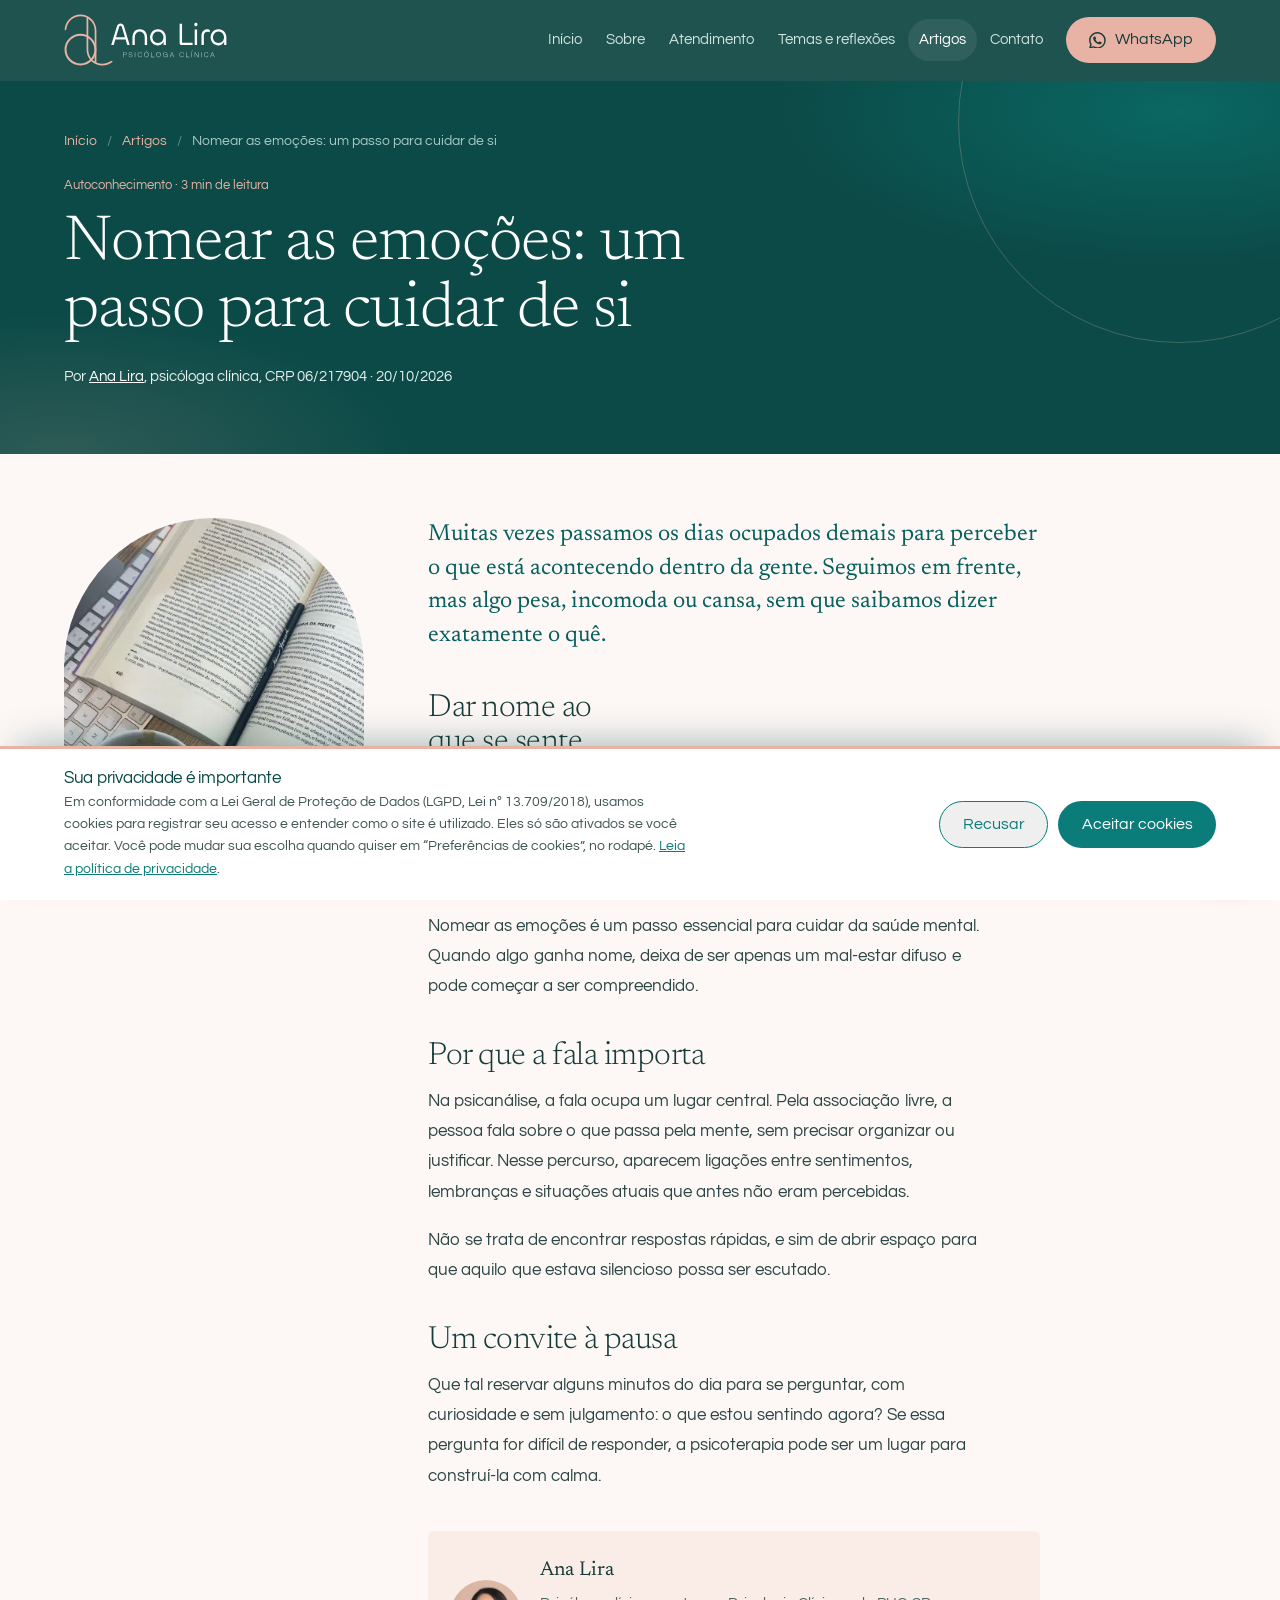
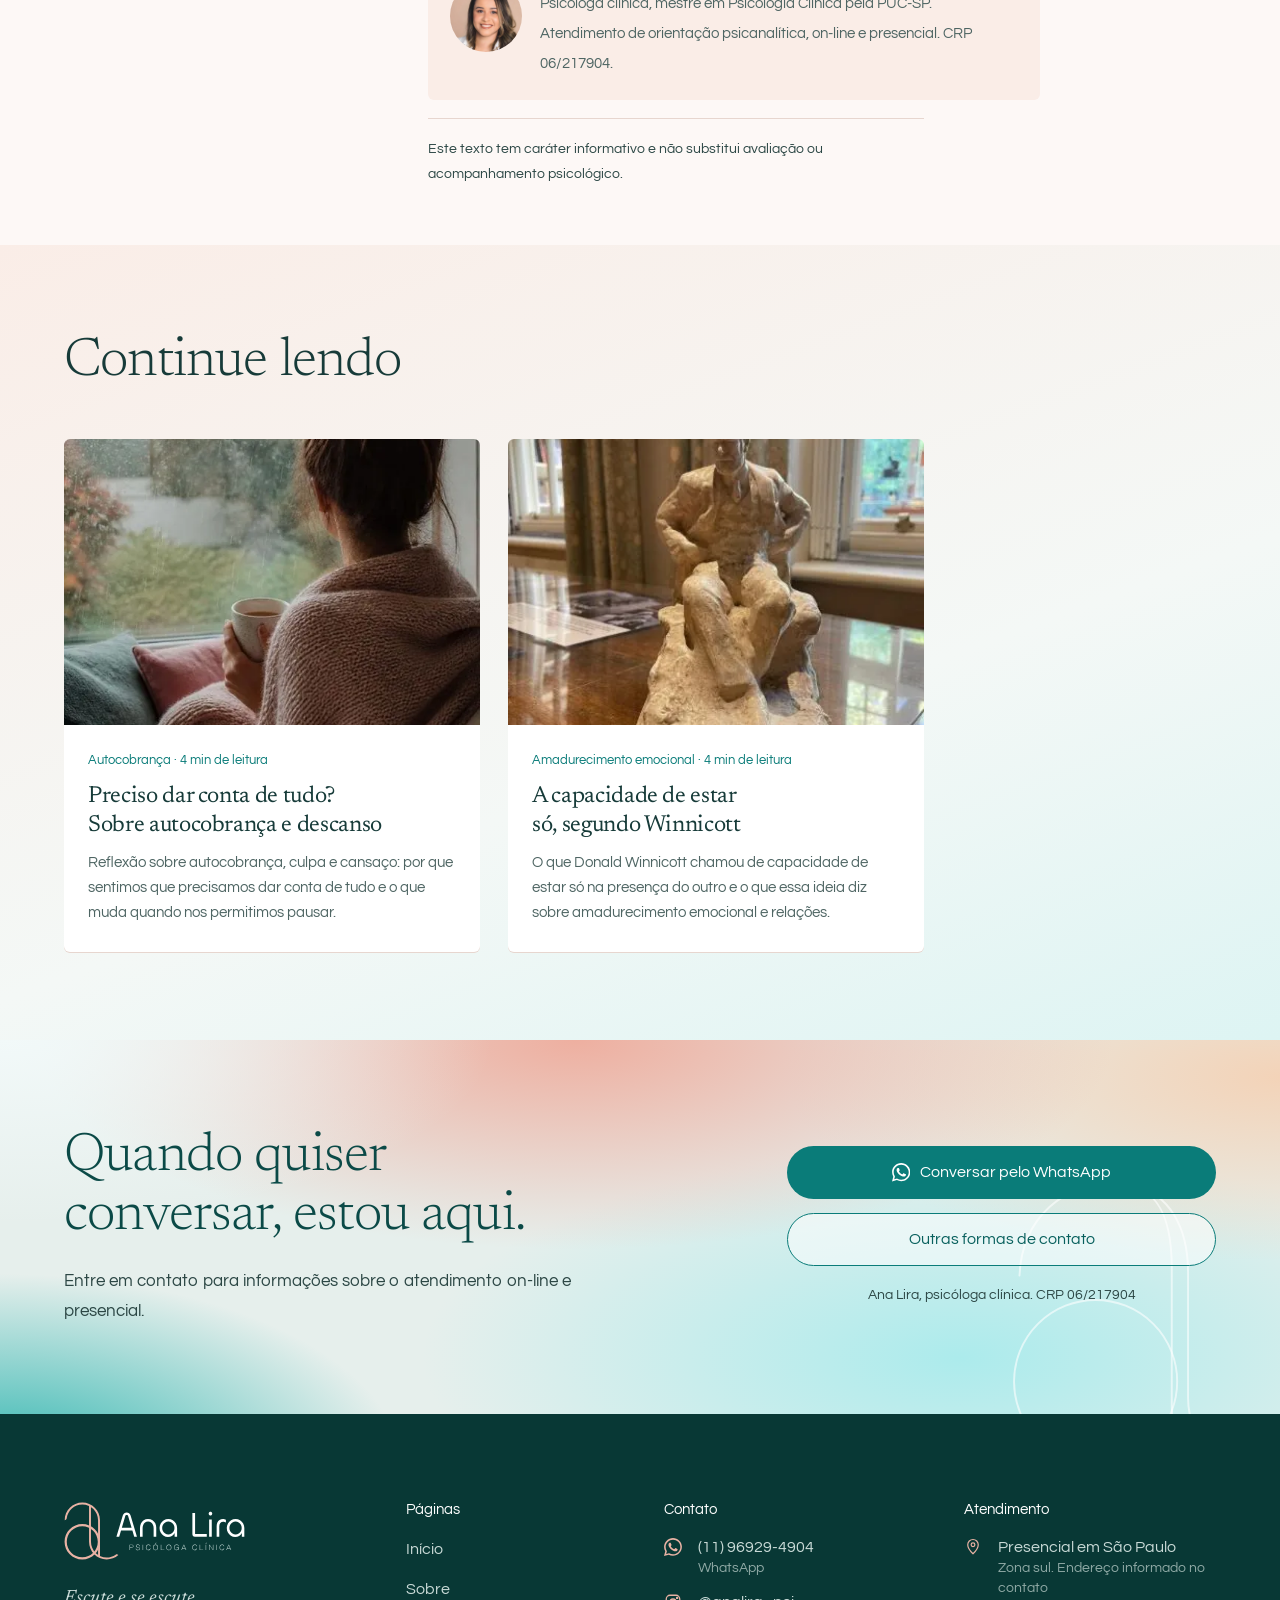
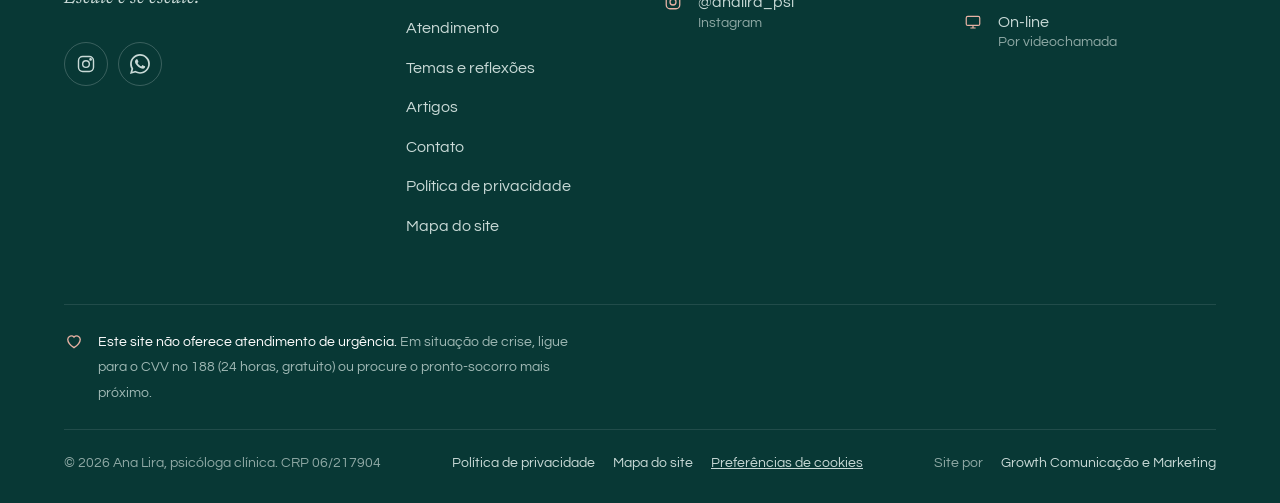
<file: artigo-nomear-emocoes.html>
<!doctype html>
<html lang="pt-BR">
<head>
<meta charset="utf-8">
<meta name="viewport" content="width=device-width, initial-scale=1">
<title>Nomear as emoções: um passo para cuidar de si | Ana Lira</title>
<meta name="description" content="Por que dar nome ao que sentimos ajuda a cuidar da saúde mental, e como a fala abre espaço para compreender o que se passa por dentro.">
<meta name="robots" content="index, follow, max-image-preview:large">
<meta name="author" content="Ana Lira">
<link rel="canonical" href="https://growthcomunica.github.io/ana-lira-site/artigo-nomear-emocoes.html">
<meta name="theme-color" content="#0C4542">
<meta property="og:locale" content="pt_BR">
<meta property="og:type" content="article">
<meta property="og:site_name" content="Ana Lira, Psicóloga clínica">
<meta property="og:title" content="Nomear as emoções: um passo para cuidar de si | Ana Lira">
<meta property="og:description" content="Por que dar nome ao que sentimos ajuda a cuidar da saúde mental, e como a fala abre espaço para compreender o que se passa por dentro.">
<meta property="og:url" content="https://growthcomunica.github.io/ana-lira-site/artigo-nomear-emocoes.html">
<meta property="og:image" content="https://growthcomunica.github.io/ana-lira-site/assets/img/estudo-psicanalise.webp">
<meta property="og:image:alt" content="Ana Lira, psicóloga clínica">
<meta name="twitter:card" content="summary_large_image">
<meta name="twitter:title" content="Nomear as emoções: um passo para cuidar de si | Ana Lira">
<meta name="twitter:description" content="Por que dar nome ao que sentimos ajuda a cuidar da saúde mental, e como a fala abre espaço para compreender o que se passa por dentro.">
<meta name="twitter:image" content="https://growthcomunica.github.io/ana-lira-site/assets/img/estudo-psicanalise.webp">
<link rel="icon" href="favicon.ico" sizes="any">
<link rel="icon" type="image/png" sizes="32x32" href="assets/img/favicon-32.png">
<link rel="apple-touch-icon" href="assets/img/apple-touch-icon.png">
<link rel="manifest" href="site.webmanifest">
<link rel="preload" href="assets/fonts/newsreader-latin-300-normal.woff2" as="font" type="font/woff2" crossorigin>
<link rel="preload" href="assets/fonts/questrial-latin-400-normal.woff2" as="font" type="font/woff2" crossorigin>
<link rel="stylesheet" href="assets/css/style.css">
<script>document.documentElement.classList.add('js')</script>
<script src="assets/js/analytics.js"></script>
<script type="application/ld+json">{"@context": "https://schema.org", "@graph": [{"@type": "Person", "@id": "https://growthcomunica.github.io/ana-lira-site/#ana-lira", "name": "Ana Lira", "jobTitle": "Psicóloga clínica", "alumniOf": {"@type": "CollegeOrUniversity", "name": "Pontifícia Universidade Católica de São Paulo (PUC-SP)"}, "image": "https://growthcomunica.github.io/ana-lira-site/assets/img/ana-lira-psicologa.webp", "sameAs": ["https://www.instagram.com/analira_psi"]}, {"@type": "Psychologist", "@id": "https://growthcomunica.github.io/ana-lira-site/#consultorio", "name": "Ana Lira, Psicóloga clínica", "description": "Psicoterapia individual de orientação psicanalítica para adultos, on-line e presencial.", "url": "https://growthcomunica.github.io/ana-lira-site/", "telephone": "+55 11 96929-4904", "image": "https://growthcomunica.github.io/ana-lira-site/assets/img/og-ana-lira.jpg", "areaServed": [{"@type": "City", "name": "São Paulo"}], "address": {"@type": "PostalAddress", "addressLocality": "São Paulo", "addressRegion": "SP", "addressCountry": "BR"}, "founder": {"@id": "https://growthcomunica.github.io/ana-lira-site/#ana-lira"}, "sameAs": ["https://www.instagram.com/analira_psi"], "knowsAbout": ["Psicoterapia", "Psicanálise", "Saúde mental"]}, {"@type": "WebSite", "@id": "https://growthcomunica.github.io/ana-lira-site/#site", "url": "https://growthcomunica.github.io/ana-lira-site/", "name": "Ana Lira, Psicóloga clínica", "inLanguage": "pt-BR"}, {"@type": "BreadcrumbList", "itemListElement": [{"@type": "ListItem", "position": 1, "name": "Início", "item": "https://growthcomunica.github.io/ana-lira-site/"}, {"@type": "ListItem", "position": 2, "name": "Artigos", "item": "https://growthcomunica.github.io/ana-lira-site/artigos.html"}, {"@type": "ListItem", "position": 3, "name": "Nomear as emoções: um passo para cuidar de si", "item": "https://growthcomunica.github.io/ana-lira-site/artigo-nomear-emocoes.html"}]}, {"@type": "BlogPosting", "headline": "Nomear as emoções: um passo para cuidar de si", "description": "Por que dar nome ao que sentimos ajuda a cuidar da saúde mental, e como a fala abre espaço para compreender o que se passa por dentro.", "image": "https://growthcomunica.github.io/ana-lira-site/assets/img/estudo-psicanalise.webp", "inLanguage": "pt-BR", "datePublished": "2026-10-20", "dateModified": "2026-10-20", "author": {"@id": "https://growthcomunica.github.io/ana-lira-site/#ana-lira"}, "publisher": {"@id": "https://growthcomunica.github.io/ana-lira-site/#consultorio"}, "mainEntityOfPage": "https://growthcomunica.github.io/ana-lira-site/artigo-nomear-emocoes.html"}]}</script>
</head>
<body class="v2">
<a class="skip" href="#conteudo">Pular para o conteúdo</a>
<header class="site-head">
  <div class="wrap head-in">
    <a class="brand" href="index.html"><img class="logo" src="assets/img/logo-ana-lira-negativo.svg" alt="Ana Lira, psicóloga clínica" width="160" height="51"></a>
    <button class="menu-btn" aria-label="Abrir menu" aria-expanded="false" aria-controls="nav"><span></span><span></span><span></span></button>
    <nav class="nav" id="nav" aria-label="Principal">
      <a href="index.html">Início</a>
      <a href="sobre.html">Sobre</a>
      <a href="atendimento.html">Atendimento</a>
      <a href="temas.html">Temas e reflexões</a>
      <a href="artigos.html" class="active" aria-current="page">Artigos</a>
      <a href="contato.html">Contato</a>
      <a class="btn btn-primary" href="https://wa.me/5511969294904?text=Ol%C3%A1%2C%20Ana%21%20Vim%20pelo%20site%20e%20gostaria%20de%20informa%C3%A7%C3%B5es%20sobre%20o%20atendimento." target="_blank" rel="noopener" data-track="whatsapp" data-loc="header"><svg viewBox="0 0 24 24" fill="currentColor" aria-hidden="true"><path d="M17.5 14.4c-.3-.1-1.8-.9-2-1-.3-.1-.5-.1-.7.1-.2.3-.8 1-.9 1.2-.2.2-.3.2-.6.1-.3-.1-1.3-.5-2.4-1.5-.9-.8-1.5-1.8-1.7-2.1-.2-.3 0-.5.1-.6l.4-.5c.2-.2.2-.3.3-.5.1-.2.1-.4 0-.5l-.9-2.2c-.2-.6-.5-.5-.7-.5h-.6c-.2 0-.5.1-.8.4-.3.3-1 1-1 2.5s1.1 2.9 1.2 3.1c.1.2 2.1 3.2 5.1 4.5.7.3 1.3.5 1.7.6.7.2 1.4.2 1.9.1.6-.1 1.8-.7 2-1.4.3-.7.3-1.3.2-1.4-.1-.1-.3-.2-.6-.3zM12 21.8c-1.8 0-3.5-.5-5-1.4l-.4-.2-3.7 1 1-3.6-.2-.4c-1-1.6-1.5-3.3-1.5-5.2C2.2 6.6 6.6 2.2 12 2.2c2.6 0 5.1 1 6.9 2.9 1.8 1.8 2.9 4.3 2.9 6.9 0 5.4-4.4 9.8-9.8 9.8zm8.4-18.2C18.1 1.3 15.2 0 12 0 5.5 0 .1 5.4.1 11.9c0 2.1.5 4.1 1.6 5.9L0 24l6.3-1.7c1.7.9 3.7 1.4 5.7 1.4 6.6 0 11.9-5.4 11.9-11.9 0-3.2-1.2-6.2-3.5-8.2z"/></svg> WhatsApp</a>
    </nav>
  </div>
</header>
<main id="conteudo">
<article class="b-article">
  <header class="b-page-hero b-article-hero">
    <div class="wrap">
      <nav aria-label="Você está em"><ol class="crumbs"><li><a href="index.html">Início</a></li><li><a href="artigos.html">Artigos</a></li><li aria-current="page">Nomear as emoções: um passo para cuidar de si</li></ol></nav>
      <span class="b-card-tag">Autoconhecimento · 3 min de leitura</span>
      <h1>Nomear as emoções: um passo para cuidar de si</h1>
      <p class="b-meta">Por <a href="sobre.html">Ana Lira</a>, psicóloga clínica, CRP 06/217904 · <time datetime="2026-10-20">20/10/2026</time></p>
    </div>
  </header>
  <div class="wrap b-article-wrap">
    <figure class="b-article-img"><img src="assets/img/estudo-psicanalise.webp" alt="Livro aberto, caneta e xícara de café sobre a mesa" width="560" height="700"></figure>
    <div class="b-prose">
      <p class="b-lead">Muitas vezes passamos os dias ocupados demais para perceber o que está acontecendo dentro da gente. Seguimos em frente, mas algo pesa, incomoda ou cansa, sem que saibamos dizer exatamente o quê.</p>
      <h2>Dar nome ao que se sente</h2>
      <p>Dizer “estou ansioso”, “estou com medo”, “estou triste” ou “estou com raiva” parece simples, mas nem sempre é. Algumas emoções foram pouco acolhidas ao longo da vida e aprendemos a escondê-las, até de nós mesmos.</p>
      <p>Nomear as emoções é um passo essencial para cuidar da saúde mental. Quando algo ganha nome, deixa de ser apenas um mal-estar difuso e pode começar a ser compreendido.</p>
      <h2>Por que a fala importa</h2>
      <p>Na psicanálise, a fala ocupa um lugar central. Pela associação livre, a pessoa fala sobre o que passa pela mente, sem precisar organizar ou justificar. Nesse percurso, aparecem ligações entre sentimentos, lembranças e situações atuais que antes não eram percebidas.</p>
      <p>Não se trata de encontrar respostas rápidas, e sim de abrir espaço para que aquilo que estava silencioso possa ser escutado.</p>
      <h2>Um convite à pausa</h2>
      <p>Que tal reservar alguns minutos do dia para se perguntar, com curiosidade e sem julgamento: o que estou sentindo agora? Se essa pergunta for difícil de responder, a psicoterapia pode ser um lugar para construí-la com calma.</p>

      <aside class="b-author">
        <img src="assets/img/ana-lira-retrato.webp" alt="Ana Lira" width="80" height="80" loading="lazy">
        <div><b>Ana Lira</b><span>Psicóloga clínica, mestre em Psicologia Clínica pela PUC-SP. Atendimento de orientação psicanalítica, on-line e presencial. CRP 06/217904.</span></div>
      </aside>
      <p class="b-disclaimer">Este texto tem caráter informativo e não substitui avaliação ou acompanhamento psicológico.</p>
    </div>
  </div>
</article>
<section class="b-sec b-related" aria-labelledby="rel-t">
  <div class="wrap">
    <div class="b-head"><h2 id="rel-t">Continue lendo</h2></div>
    <div class="b-cards"><article class="b-card reveal">
          <a href="artigo-autocobranca-e-descanso.html" class="b-card-img"><img src="assets/img/reflexao-janela.webp" alt="Mulher de costas olhando a chuva pela janela com uma xícara nas mãos" loading="lazy" width="400" height="500"></a>
          <div class="b-card-body">
            <span class="b-card-tag">Autocobrança · 4 min de leitura</span>
            <h3><a href="artigo-autocobranca-e-descanso.html">Preciso dar conta de tudo? Sobre autocobrança e descanso</a></h3>
            <p>Reflexão sobre autocobrança, culpa e cansaço: por que sentimos que precisamos dar conta de tudo e o que muda quando nos permitimos pausar.</p>
          </div>
        </article><article class="b-card reveal">
          <a href="artigo-capacidade-de-estar-so-winnicott.html" class="b-card-img"><img src="assets/img/museu-freud-londres.webp" alt="Escultura no Museu Freud, em Londres" loading="lazy" width="400" height="500"></a>
          <div class="b-card-body">
            <span class="b-card-tag">Amadurecimento emocional · 4 min de leitura</span>
            <h3><a href="artigo-capacidade-de-estar-so-winnicott.html">A capacidade de estar só, segundo Winnicott</a></h3>
            <p>O que Donald Winnicott chamou de capacidade de estar só na presença do outro e o que essa ideia diz sobre amadurecimento emocional e relações.</p>
          </div>
        </article></div>
  </div>
</section>
<section class="cta-band" aria-labelledby="cta-t">
    <div class="wrap">
      <div class="cta-card reveal">
        <svg class="draw" viewBox="0 0 220 228" aria-hidden="true"><path style="--len:520" d="M14 82 C16 38 48 14 84 14 C116 14 126 40 126 76 V178 C126 206 142 220 170 220 H214"/><path style="--len:480" d="M98 16 C124 22 138 46 138 80 V172 C138 198 152 210 178 210"/><circle style="--len:390" cx="70" cy="160" r="60"/></svg>
        <div>
          <h2 id="cta-t">Quando quiser conversar, estou aqui.</h2>
          <p>Entre em contato para informações sobre o atendimento on-line e presencial.</p>
        </div>
        <div class="cta-actions">
          <a class="btn btn-light" href="https://wa.me/5511969294904?text=Ol%C3%A1%2C%20Ana%21%20Vim%20pelo%20site%20e%20gostaria%20de%20informa%C3%A7%C3%B5es%20sobre%20o%20atendimento." target="_blank" rel="noopener" data-track="whatsapp" data-loc="cta"><svg viewBox="0 0 24 24" fill="currentColor" aria-hidden="true"><path d="M17.5 14.4c-.3-.1-1.8-.9-2-1-.3-.1-.5-.1-.7.1-.2.3-.8 1-.9 1.2-.2.2-.3.2-.6.1-.3-.1-1.3-.5-2.4-1.5-.9-.8-1.5-1.8-1.7-2.1-.2-.3 0-.5.1-.6l.4-.5c.2-.2.2-.3.3-.5.1-.2.1-.4 0-.5l-.9-2.2c-.2-.6-.5-.5-.7-.5h-.6c-.2 0-.5.1-.8.4-.3.3-1 1-1 2.5s1.1 2.9 1.2 3.1c.1.2 2.1 3.2 5.1 4.5.7.3 1.3.5 1.7.6.7.2 1.4.2 1.9.1.6-.1 1.8-.7 2-1.4.3-.7.3-1.3.2-1.4-.1-.1-.3-.2-.6-.3zM12 21.8c-1.8 0-3.5-.5-5-1.4l-.4-.2-3.7 1 1-3.6-.2-.4c-1-1.6-1.5-3.3-1.5-5.2C2.2 6.6 6.6 2.2 12 2.2c2.6 0 5.1 1 6.9 2.9 1.8 1.8 2.9 4.3 2.9 6.9 0 5.4-4.4 9.8-9.8 9.8zm8.4-18.2C18.1 1.3 15.2 0 12 0 5.5 0 .1 5.4.1 11.9c0 2.1.5 4.1 1.6 5.9L0 24l6.3-1.7c1.7.9 3.7 1.4 5.7 1.4 6.6 0 11.9-5.4 11.9-11.9 0-3.2-1.2-6.2-3.5-8.2z"/></svg> Conversar pelo WhatsApp</a>
          <a class="btn btn-outline-light" href="contato.html">Outras formas de contato</a>
          <small>Ana Lira, psicóloga clínica. CRP 06/217904</small>
        </div>
      </div>
    </div>
  </section>
</main>
<footer class="site-foot">
  <div class="wrap">
    <div class="foot-grid">
      <div class="foot-brand">
        <a class="brand" href="index.html"><img class="logo" src="assets/img/logo-ana-lira-negativo.svg" alt="Ana Lira, psicóloga clínica" width="190" height="61" loading="lazy"></a>
        <p>Escute e se escute.</p>
        <div class="social">
          <a href="https://www.instagram.com/analira_psi" target="_blank" rel="noopener" aria-label="Instagram @analira_psi"><svg viewBox="0 0 24 24" fill="none" stroke="currentColor" stroke-width="1.7" aria-hidden="true"><rect x="3" y="3" width="18" height="18" rx="5"/><circle cx="12" cy="12" r="4"/><circle cx="17.5" cy="6.5" r=".8" fill="currentColor"/></svg></a>
          <a href="https://wa.me/5511969294904?text=Ol%C3%A1%2C%20Ana%21%20Vim%20pelo%20site%20e%20gostaria%20de%20informa%C3%A7%C3%B5es%20sobre%20o%20atendimento." target="_blank" rel="noopener" aria-label="WhatsApp" data-track="whatsapp" data-loc="footer"><svg viewBox="0 0 24 24" fill="currentColor" aria-hidden="true"><path d="M17.5 14.4c-.3-.1-1.8-.9-2-1-.3-.1-.5-.1-.7.1-.2.3-.8 1-.9 1.2-.2.2-.3.2-.6.1-.3-.1-1.3-.5-2.4-1.5-.9-.8-1.5-1.8-1.7-2.1-.2-.3 0-.5.1-.6l.4-.5c.2-.2.2-.3.3-.5.1-.2.1-.4 0-.5l-.9-2.2c-.2-.6-.5-.5-.7-.5h-.6c-.2 0-.5.1-.8.4-.3.3-1 1-1 2.5s1.1 2.9 1.2 3.1c.1.2 2.1 3.2 5.1 4.5.7.3 1.3.5 1.7.6.7.2 1.4.2 1.9.1.6-.1 1.8-.7 2-1.4.3-.7.3-1.3.2-1.4-.1-.1-.3-.2-.6-.3zM12 21.8c-1.8 0-3.5-.5-5-1.4l-.4-.2-3.7 1 1-3.6-.2-.4c-1-1.6-1.5-3.3-1.5-5.2C2.2 6.6 6.6 2.2 12 2.2c2.6 0 5.1 1 6.9 2.9 1.8 1.8 2.9 4.3 2.9 6.9 0 5.4-4.4 9.8-9.8 9.8zm8.4-18.2C18.1 1.3 15.2 0 12 0 5.5 0 .1 5.4.1 11.9c0 2.1.5 4.1 1.6 5.9L0 24l6.3-1.7c1.7.9 3.7 1.4 5.7 1.4 6.6 0 11.9-5.4 11.9-11.9 0-3.2-1.2-6.2-3.5-8.2z"/></svg></a>
        </div>
      </div>
      <div><h2 class="foot-h">Páginas</h2><ul><li><a href="index.html">Início</a></li><li><a href="sobre.html">Sobre</a></li><li><a href="atendimento.html">Atendimento</a></li><li><a href="temas.html">Temas e reflexões</a></li><li><a href="artigos.html">Artigos</a></li><li><a href="contato.html">Contato</a></li><li><a href="privacidade.html">Política de privacidade</a></li><li><a href="mapa-do-site.html">Mapa do site</a></li></ul></div>
      <div>
        <h2 class="foot-h">Contato</h2>
        <ul class="foot-contact">
          <li><svg viewBox="0 0 24 24" fill="currentColor" aria-hidden="true"><path d="M17.5 14.4c-.3-.1-1.8-.9-2-1-.3-.1-.5-.1-.7.1-.2.3-.8 1-.9 1.2-.2.2-.3.2-.6.1-.3-.1-1.3-.5-2.4-1.5-.9-.8-1.5-1.8-1.7-2.1-.2-.3 0-.5.1-.6l.4-.5c.2-.2.2-.3.3-.5.1-.2.1-.4 0-.5l-.9-2.2c-.2-.6-.5-.5-.7-.5h-.6c-.2 0-.5.1-.8.4-.3.3-1 1-1 2.5s1.1 2.9 1.2 3.1c.1.2 2.1 3.2 5.1 4.5.7.3 1.3.5 1.7.6.7.2 1.4.2 1.9.1.6-.1 1.8-.7 2-1.4.3-.7.3-1.3.2-1.4-.1-.1-.3-.2-.6-.3zM12 21.8c-1.8 0-3.5-.5-5-1.4l-.4-.2-3.7 1 1-3.6-.2-.4c-1-1.6-1.5-3.3-1.5-5.2C2.2 6.6 6.6 2.2 12 2.2c2.6 0 5.1 1 6.9 2.9 1.8 1.8 2.9 4.3 2.9 6.9 0 5.4-4.4 9.8-9.8 9.8zm8.4-18.2C18.1 1.3 15.2 0 12 0 5.5 0 .1 5.4.1 11.9c0 2.1.5 4.1 1.6 5.9L0 24l6.3-1.7c1.7.9 3.7 1.4 5.7 1.4 6.6 0 11.9-5.4 11.9-11.9 0-3.2-1.2-6.2-3.5-8.2z"/></svg><a href="https://wa.me/5511969294904?text=Ol%C3%A1%2C%20Ana%21%20Vim%20pelo%20site%20e%20gostaria%20de%20informa%C3%A7%C3%B5es%20sobre%20o%20atendimento." target="_blank" rel="noopener" data-track="whatsapp" data-loc="footer">(11) 96929-4904<small>WhatsApp</small></a></li>
          <li><svg viewBox="0 0 24 24" fill="none" stroke="currentColor" stroke-width="1.7" aria-hidden="true"><rect x="3" y="3" width="18" height="18" rx="5"/><circle cx="12" cy="12" r="4"/><circle cx="17.5" cy="6.5" r=".8" fill="currentColor"/></svg><a href="https://www.instagram.com/analira_psi" target="_blank" rel="noopener">@analira_psi<small>Instagram</small></a></li>
        </ul>
      </div>
      <div>
        <h2 class="foot-h">Atendimento</h2>
        <ul class="foot-contact">
          <li><svg viewBox="0 0 24 24" fill="none" stroke="currentColor" stroke-width="1.6" aria-hidden="true"><path d="M12 21s7-6.6 7-12a7 7 0 0 0-14 0c0 5.4 7 12 7 12z"/><circle cx="12" cy="9" r="2.5"/></svg><span>Presencial em São Paulo<small>Zona sul. Endereço informado no contato</small></span></li>
          <li><svg viewBox="0 0 24 24" fill="none" stroke="currentColor" stroke-width="1.6" aria-hidden="true"><rect x="3" y="4.5" width="18" height="12" rx="2"/><path d="M8.5 20h7M12 16.5V20"/></svg><span>On-line<small>Por videochamada</small></span></li>
        </ul>
      </div>
    </div>
    <div class="foot-alert"><svg viewBox="0 0 24 24" fill="none" stroke="currentColor" stroke-width="1.6" aria-hidden="true"><path d="M12 20s-7.5-4.6-7.5-10A4.3 4.3 0 0 1 12 7.4 4.3 4.3 0 0 1 19.5 10c0 5.4-7.5 10-7.5 10z"/></svg><p><strong>Este site não oferece atendimento de urgência.</strong> Em situação de crise, ligue para o CVV no 188 (24 horas, gratuito) ou procure o pronto-socorro mais próximo.</p></div>
    <div class="foot-bottom">
      <span>© 2026 Ana Lira, psicóloga clínica. CRP 06/217904</span>
      <span><a href="privacidade.html">Política de privacidade</a><a href="mapa-do-site.html">Mapa do site</a><button type="button" class="cc-open">Preferências de cookies</button></span>
      <span>Site por <a href="https://growthcomunicacao.com.br" target="_blank" rel="noopener">Growth Comunicação e Marketing</a></span>
    </div>
  </div>
</footer>
<button class="to-top" aria-label="Voltar ao topo"><svg viewBox="0 0 24 24" fill="none" stroke="currentColor" stroke-width="1.8" aria-hidden="true"><path d="M12 19V5M6 11l6-6 6 6"/></svg></button>
<a class="wa-float" href="https://wa.me/5511969294904?text=Ol%C3%A1%2C%20Ana%21%20Vim%20pelo%20site%20e%20gostaria%20de%20informa%C3%A7%C3%B5es%20sobre%20o%20atendimento." target="_blank" rel="noopener" aria-label="Conversar pelo WhatsApp" data-track="whatsapp" data-loc="flutuante"><svg viewBox="0 0 24 24" fill="currentColor" aria-hidden="true"><path d="M17.5 14.4c-.3-.1-1.8-.9-2-1-.3-.1-.5-.1-.7.1-.2.3-.8 1-.9 1.2-.2.2-.3.2-.6.1-.3-.1-1.3-.5-2.4-1.5-.9-.8-1.5-1.8-1.7-2.1-.2-.3 0-.5.1-.6l.4-.5c.2-.2.2-.3.3-.5.1-.2.1-.4 0-.5l-.9-2.2c-.2-.6-.5-.5-.7-.5h-.6c-.2 0-.5.1-.8.4-.3.3-1 1-1 2.5s1.1 2.9 1.2 3.1c.1.2 2.1 3.2 5.1 4.5.7.3 1.3.5 1.7.6.7.2 1.4.2 1.9.1.6-.1 1.8-.7 2-1.4.3-.7.3-1.3.2-1.4-.1-.1-.3-.2-.6-.3zM12 21.8c-1.8 0-3.5-.5-5-1.4l-.4-.2-3.7 1 1-3.6-.2-.4c-1-1.6-1.5-3.3-1.5-5.2C2.2 6.6 6.6 2.2 12 2.2c2.6 0 5.1 1 6.9 2.9 1.8 1.8 2.9 4.3 2.9 6.9 0 5.4-4.4 9.8-9.8 9.8zm8.4-18.2C18.1 1.3 15.2 0 12 0 5.5 0 .1 5.4.1 11.9c0 2.1.5 4.1 1.6 5.9L0 24l6.3-1.7c1.7.9 3.7 1.4 5.7 1.4 6.6 0 11.9-5.4 11.9-11.9 0-3.2-1.2-6.2-3.5-8.2z"/></svg></a>
<script src="assets/js/main.js" defer></script>
</body>
</html>
</file>
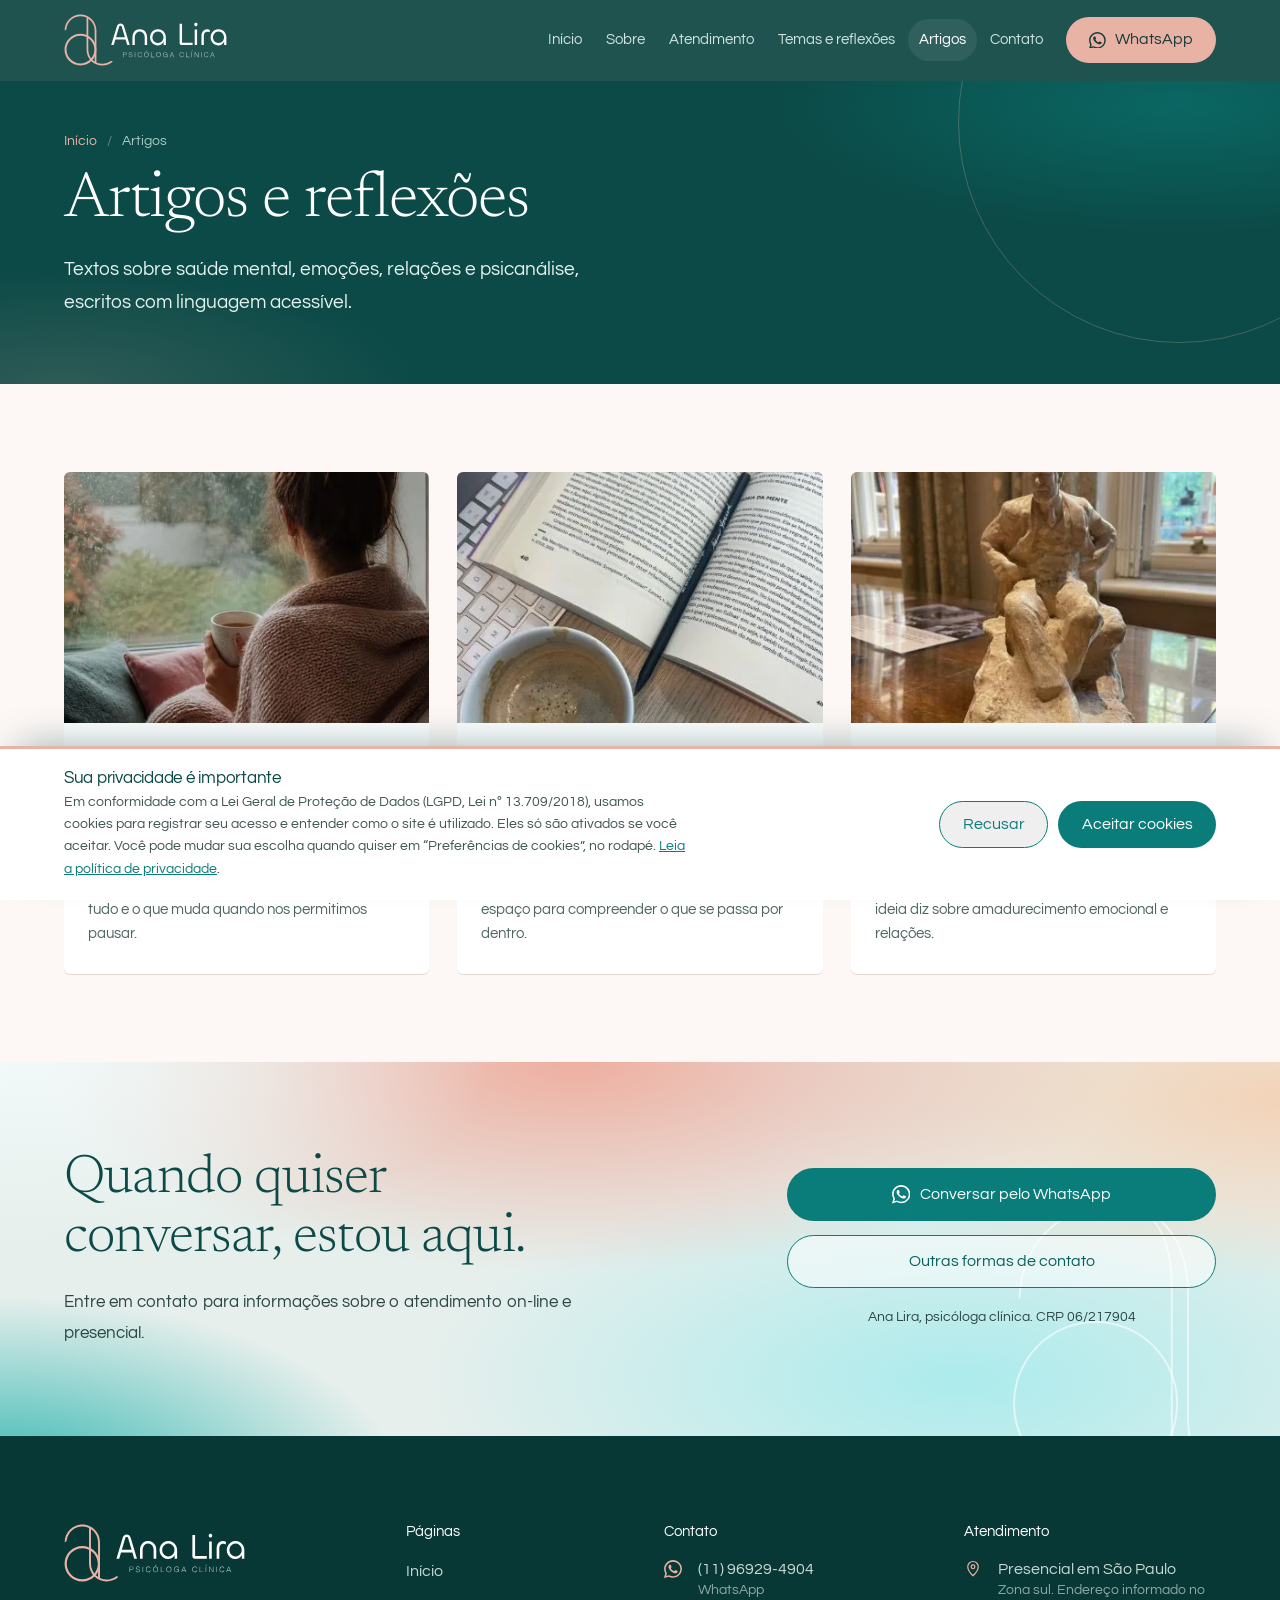
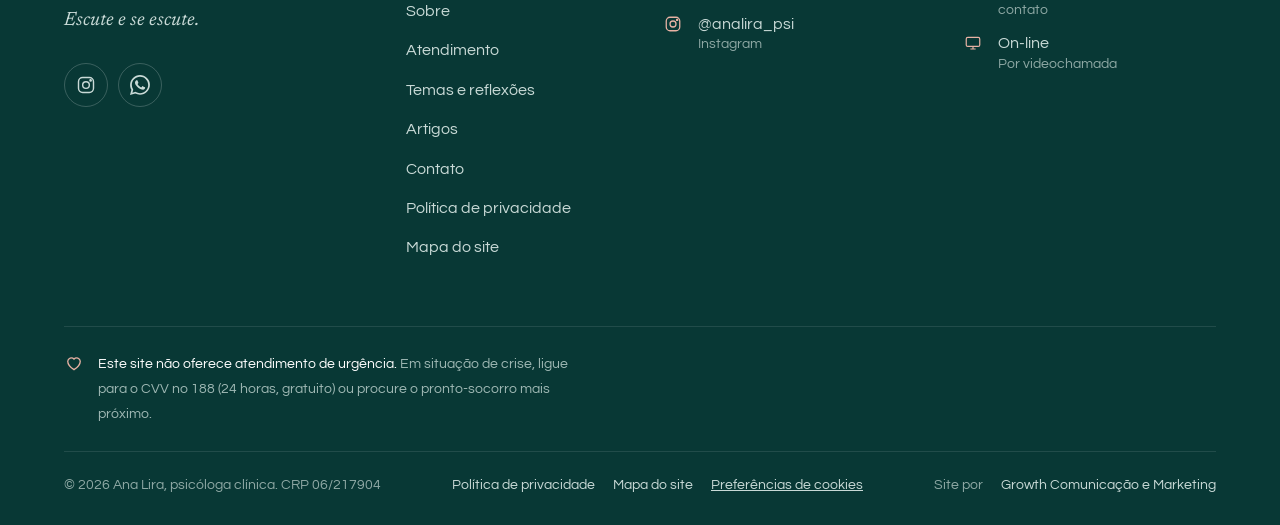
<file: artigos.html>
<!doctype html>
<html lang="pt-BR">
<head>
<meta charset="utf-8">
<meta name="viewport" content="width=device-width, initial-scale=1">
<title>Artigos sobre saúde mental e psicanálise | Ana Lira</title>
<meta name="description" content="Textos autorais de Ana Lira, psicóloga clínica, sobre saúde mental, emoções, relações e psicanálise.">
<meta name="robots" content="index, follow, max-image-preview:large">
<meta name="author" content="Ana Lira">
<link rel="canonical" href="https://growthcomunica.github.io/ana-lira-site/artigos.html">
<meta name="theme-color" content="#0C4542">
<meta property="og:locale" content="pt_BR">
<meta property="og:type" content="website">
<meta property="og:site_name" content="Ana Lira, Psicóloga clínica">
<meta property="og:title" content="Artigos sobre saúde mental e psicanálise | Ana Lira">
<meta property="og:description" content="Textos autorais de Ana Lira, psicóloga clínica, sobre saúde mental, emoções, relações e psicanálise.">
<meta property="og:url" content="https://growthcomunica.github.io/ana-lira-site/artigos.html">
<meta property="og:image" content="https://growthcomunica.github.io/ana-lira-site/assets/img/og-ana-lira.jpg">
<meta property="og:image:alt" content="Ana Lira, psicóloga clínica">
<meta name="twitter:card" content="summary_large_image">
<meta name="twitter:title" content="Artigos sobre saúde mental e psicanálise | Ana Lira">
<meta name="twitter:description" content="Textos autorais de Ana Lira, psicóloga clínica, sobre saúde mental, emoções, relações e psicanálise.">
<meta name="twitter:image" content="https://growthcomunica.github.io/ana-lira-site/assets/img/og-ana-lira.jpg">
<link rel="icon" href="favicon.ico" sizes="any">
<link rel="icon" type="image/png" sizes="32x32" href="assets/img/favicon-32.png">
<link rel="apple-touch-icon" href="assets/img/apple-touch-icon.png">
<link rel="manifest" href="site.webmanifest">
<link rel="preload" href="assets/fonts/newsreader-latin-300-normal.woff2" as="font" type="font/woff2" crossorigin>
<link rel="preload" href="assets/fonts/questrial-latin-400-normal.woff2" as="font" type="font/woff2" crossorigin>
<link rel="stylesheet" href="assets/css/style.css">
<script>document.documentElement.classList.add('js')</script>
<script src="assets/js/analytics.js"></script>
<script type="application/ld+json">{"@context": "https://schema.org", "@graph": [{"@type": "Person", "@id": "https://growthcomunica.github.io/ana-lira-site/#ana-lira", "name": "Ana Lira", "jobTitle": "Psicóloga clínica", "alumniOf": {"@type": "CollegeOrUniversity", "name": "Pontifícia Universidade Católica de São Paulo (PUC-SP)"}, "image": "https://growthcomunica.github.io/ana-lira-site/assets/img/ana-lira-psicologa.webp", "sameAs": ["https://www.instagram.com/analira_psi"]}, {"@type": "Psychologist", "@id": "https://growthcomunica.github.io/ana-lira-site/#consultorio", "name": "Ana Lira, Psicóloga clínica", "description": "Psicoterapia individual de orientação psicanalítica para adultos, on-line e presencial.", "url": "https://growthcomunica.github.io/ana-lira-site/", "telephone": "+55 11 96929-4904", "image": "https://growthcomunica.github.io/ana-lira-site/assets/img/og-ana-lira.jpg", "areaServed": [{"@type": "City", "name": "São Paulo"}], "address": {"@type": "PostalAddress", "addressLocality": "São Paulo", "addressRegion": "SP", "addressCountry": "BR"}, "founder": {"@id": "https://growthcomunica.github.io/ana-lira-site/#ana-lira"}, "sameAs": ["https://www.instagram.com/analira_psi"], "knowsAbout": ["Psicoterapia", "Psicanálise", "Saúde mental"]}, {"@type": "WebSite", "@id": "https://growthcomunica.github.io/ana-lira-site/#site", "url": "https://growthcomunica.github.io/ana-lira-site/", "name": "Ana Lira, Psicóloga clínica", "inLanguage": "pt-BR"}, {"@type": "BreadcrumbList", "itemListElement": [{"@type": "ListItem", "position": 1, "name": "Início", "item": "https://growthcomunica.github.io/ana-lira-site/"}, {"@type": "ListItem", "position": 2, "name": "Artigos", "item": "https://growthcomunica.github.io/ana-lira-site/artigos.html"}]}]}</script>
</head>
<body class="v2">
<a class="skip" href="#conteudo">Pular para o conteúdo</a>
<header class="site-head">
  <div class="wrap head-in">
    <a class="brand" href="index.html"><img class="logo" src="assets/img/logo-ana-lira-negativo.svg" alt="Ana Lira, psicóloga clínica" width="160" height="51"></a>
    <button class="menu-btn" aria-label="Abrir menu" aria-expanded="false" aria-controls="nav"><span></span><span></span><span></span></button>
    <nav class="nav" id="nav" aria-label="Principal">
      <a href="index.html">Início</a>
      <a href="sobre.html">Sobre</a>
      <a href="atendimento.html">Atendimento</a>
      <a href="temas.html">Temas e reflexões</a>
      <a href="artigos.html" class="active" aria-current="page">Artigos</a>
      <a href="contato.html">Contato</a>
      <a class="btn btn-primary" href="https://wa.me/5511969294904?text=Ol%C3%A1%2C%20Ana%21%20Vim%20pelo%20site%20e%20gostaria%20de%20informa%C3%A7%C3%B5es%20sobre%20o%20atendimento." target="_blank" rel="noopener" data-track="whatsapp" data-loc="header"><svg viewBox="0 0 24 24" fill="currentColor" aria-hidden="true"><path d="M17.5 14.4c-.3-.1-1.8-.9-2-1-.3-.1-.5-.1-.7.1-.2.3-.8 1-.9 1.2-.2.2-.3.2-.6.1-.3-.1-1.3-.5-2.4-1.5-.9-.8-1.5-1.8-1.7-2.1-.2-.3 0-.5.1-.6l.4-.5c.2-.2.2-.3.3-.5.1-.2.1-.4 0-.5l-.9-2.2c-.2-.6-.5-.5-.7-.5h-.6c-.2 0-.5.1-.8.4-.3.3-1 1-1 2.5s1.1 2.9 1.2 3.1c.1.2 2.1 3.2 5.1 4.5.7.3 1.3.5 1.7.6.7.2 1.4.2 1.9.1.6-.1 1.8-.7 2-1.4.3-.7.3-1.3.2-1.4-.1-.1-.3-.2-.6-.3zM12 21.8c-1.8 0-3.5-.5-5-1.4l-.4-.2-3.7 1 1-3.6-.2-.4c-1-1.6-1.5-3.3-1.5-5.2C2.2 6.6 6.6 2.2 12 2.2c2.6 0 5.1 1 6.9 2.9 1.8 1.8 2.9 4.3 2.9 6.9 0 5.4-4.4 9.8-9.8 9.8zm8.4-18.2C18.1 1.3 15.2 0 12 0 5.5 0 .1 5.4.1 11.9c0 2.1.5 4.1 1.6 5.9L0 24l6.3-1.7c1.7.9 3.7 1.4 5.7 1.4 6.6 0 11.9-5.4 11.9-11.9 0-3.2-1.2-6.2-3.5-8.2z"/></svg> WhatsApp</a>
    </nav>
  </div>
</header>
<main id="conteudo">
  <section class="b-page-hero">
    <div class="wrap">
      <nav aria-label="Você está em"><ol class="crumbs"><li><a href="index.html">Início</a></li><li aria-current="page">Artigos</li></ol></nav>
      <h1>Artigos e reflexões</h1>
      <p class="b-lede">Textos sobre saúde mental, emoções, relações e psicanálise, escritos com linguagem acessível.</p>
    </div>
  </section>

  <section class="b-sec" aria-label="Lista de artigos">
    <div class="wrap">
      <div class="b-cards"><article class="b-card reveal">
          <a href="artigo-autocobranca-e-descanso.html" class="b-card-img"><img src="assets/img/reflexao-janela.webp" alt="Mulher de costas olhando a chuva pela janela com uma xícara nas mãos" loading="lazy" width="400" height="500"></a>
          <div class="b-card-body">
            <span class="b-card-tag">Autocobrança · 4 min de leitura</span>
            <h3><a href="artigo-autocobranca-e-descanso.html">Preciso dar conta de tudo? Sobre autocobrança e descanso</a></h3>
            <p>Reflexão sobre autocobrança, culpa e cansaço: por que sentimos que precisamos dar conta de tudo e o que muda quando nos permitimos pausar.</p>
          </div>
        </article><article class="b-card reveal">
          <a href="artigo-nomear-emocoes.html" class="b-card-img"><img src="assets/img/estudo-psicanalise.webp" alt="Livro aberto, caneta e xícara de café sobre a mesa" loading="lazy" width="400" height="500"></a>
          <div class="b-card-body">
            <span class="b-card-tag">Autoconhecimento · 3 min de leitura</span>
            <h3><a href="artigo-nomear-emocoes.html">Nomear as emoções: um passo para cuidar de si</a></h3>
            <p>Por que dar nome ao que sentimos ajuda a cuidar da saúde mental, e como a fala abre espaço para compreender o que se passa por dentro.</p>
          </div>
        </article><article class="b-card reveal">
          <a href="artigo-capacidade-de-estar-so-winnicott.html" class="b-card-img"><img src="assets/img/museu-freud-londres.webp" alt="Escultura no Museu Freud, em Londres" loading="lazy" width="400" height="500"></a>
          <div class="b-card-body">
            <span class="b-card-tag">Amadurecimento emocional · 4 min de leitura</span>
            <h3><a href="artigo-capacidade-de-estar-so-winnicott.html">A capacidade de estar só, segundo Winnicott</a></h3>
            <p>O que Donald Winnicott chamou de capacidade de estar só na presença do outro e o que essa ideia diz sobre amadurecimento emocional e relações.</p>
          </div>
        </article></div>
    </div>
  </section>

  <section class="cta-band" aria-labelledby="cta-t">
    <div class="wrap">
      <div class="cta-card reveal">
        <svg class="draw" viewBox="0 0 220 228" aria-hidden="true"><path style="--len:520" d="M14 82 C16 38 48 14 84 14 C116 14 126 40 126 76 V178 C126 206 142 220 170 220 H214"/><path style="--len:480" d="M98 16 C124 22 138 46 138 80 V172 C138 198 152 210 178 210"/><circle style="--len:390" cx="70" cy="160" r="60"/></svg>
        <div>
          <h2 id="cta-t">Quando quiser conversar, estou aqui.</h2>
          <p>Entre em contato para informações sobre o atendimento on-line e presencial.</p>
        </div>
        <div class="cta-actions">
          <a class="btn btn-light" href="https://wa.me/5511969294904?text=Ol%C3%A1%2C%20Ana%21%20Vim%20pelo%20site%20e%20gostaria%20de%20informa%C3%A7%C3%B5es%20sobre%20o%20atendimento." target="_blank" rel="noopener" data-track="whatsapp" data-loc="cta"><svg viewBox="0 0 24 24" fill="currentColor" aria-hidden="true"><path d="M17.5 14.4c-.3-.1-1.8-.9-2-1-.3-.1-.5-.1-.7.1-.2.3-.8 1-.9 1.2-.2.2-.3.2-.6.1-.3-.1-1.3-.5-2.4-1.5-.9-.8-1.5-1.8-1.7-2.1-.2-.3 0-.5.1-.6l.4-.5c.2-.2.2-.3.3-.5.1-.2.1-.4 0-.5l-.9-2.2c-.2-.6-.5-.5-.7-.5h-.6c-.2 0-.5.1-.8.4-.3.3-1 1-1 2.5s1.1 2.9 1.2 3.1c.1.2 2.1 3.2 5.1 4.5.7.3 1.3.5 1.7.6.7.2 1.4.2 1.9.1.6-.1 1.8-.7 2-1.4.3-.7.3-1.3.2-1.4-.1-.1-.3-.2-.6-.3zM12 21.8c-1.8 0-3.5-.5-5-1.4l-.4-.2-3.7 1 1-3.6-.2-.4c-1-1.6-1.5-3.3-1.5-5.2C2.2 6.6 6.6 2.2 12 2.2c2.6 0 5.1 1 6.9 2.9 1.8 1.8 2.9 4.3 2.9 6.9 0 5.4-4.4 9.8-9.8 9.8zm8.4-18.2C18.1 1.3 15.2 0 12 0 5.5 0 .1 5.4.1 11.9c0 2.1.5 4.1 1.6 5.9L0 24l6.3-1.7c1.7.9 3.7 1.4 5.7 1.4 6.6 0 11.9-5.4 11.9-11.9 0-3.2-1.2-6.2-3.5-8.2z"/></svg> Conversar pelo WhatsApp</a>
          <a class="btn btn-outline-light" href="contato.html">Outras formas de contato</a>
          <small>Ana Lira, psicóloga clínica. CRP 06/217904</small>
        </div>
      </div>
    </div>
  </section>

</main>
<footer class="site-foot">
  <div class="wrap">
    <div class="foot-grid">
      <div class="foot-brand">
        <a class="brand" href="index.html"><img class="logo" src="assets/img/logo-ana-lira-negativo.svg" alt="Ana Lira, psicóloga clínica" width="190" height="61" loading="lazy"></a>
        <p>Escute e se escute.</p>
        <div class="social">
          <a href="https://www.instagram.com/analira_psi" target="_blank" rel="noopener" aria-label="Instagram @analira_psi"><svg viewBox="0 0 24 24" fill="none" stroke="currentColor" stroke-width="1.7" aria-hidden="true"><rect x="3" y="3" width="18" height="18" rx="5"/><circle cx="12" cy="12" r="4"/><circle cx="17.5" cy="6.5" r=".8" fill="currentColor"/></svg></a>
          <a href="https://wa.me/5511969294904?text=Ol%C3%A1%2C%20Ana%21%20Vim%20pelo%20site%20e%20gostaria%20de%20informa%C3%A7%C3%B5es%20sobre%20o%20atendimento." target="_blank" rel="noopener" aria-label="WhatsApp" data-track="whatsapp" data-loc="footer"><svg viewBox="0 0 24 24" fill="currentColor" aria-hidden="true"><path d="M17.5 14.4c-.3-.1-1.8-.9-2-1-.3-.1-.5-.1-.7.1-.2.3-.8 1-.9 1.2-.2.2-.3.2-.6.1-.3-.1-1.3-.5-2.4-1.5-.9-.8-1.5-1.8-1.7-2.1-.2-.3 0-.5.1-.6l.4-.5c.2-.2.2-.3.3-.5.1-.2.1-.4 0-.5l-.9-2.2c-.2-.6-.5-.5-.7-.5h-.6c-.2 0-.5.1-.8.4-.3.3-1 1-1 2.5s1.1 2.9 1.2 3.1c.1.2 2.1 3.2 5.1 4.5.7.3 1.3.5 1.7.6.7.2 1.4.2 1.9.1.6-.1 1.8-.7 2-1.4.3-.7.3-1.3.2-1.4-.1-.1-.3-.2-.6-.3zM12 21.8c-1.8 0-3.5-.5-5-1.4l-.4-.2-3.7 1 1-3.6-.2-.4c-1-1.6-1.5-3.3-1.5-5.2C2.2 6.6 6.6 2.2 12 2.2c2.6 0 5.1 1 6.9 2.9 1.8 1.8 2.9 4.3 2.9 6.9 0 5.4-4.4 9.8-9.8 9.8zm8.4-18.2C18.1 1.3 15.2 0 12 0 5.5 0 .1 5.4.1 11.9c0 2.1.5 4.1 1.6 5.9L0 24l6.3-1.7c1.7.9 3.7 1.4 5.7 1.4 6.6 0 11.9-5.4 11.9-11.9 0-3.2-1.2-6.2-3.5-8.2z"/></svg></a>
        </div>
      </div>
      <div><h2 class="foot-h">Páginas</h2><ul><li><a href="index.html">Início</a></li><li><a href="sobre.html">Sobre</a></li><li><a href="atendimento.html">Atendimento</a></li><li><a href="temas.html">Temas e reflexões</a></li><li><a href="artigos.html">Artigos</a></li><li><a href="contato.html">Contato</a></li><li><a href="privacidade.html">Política de privacidade</a></li><li><a href="mapa-do-site.html">Mapa do site</a></li></ul></div>
      <div>
        <h2 class="foot-h">Contato</h2>
        <ul class="foot-contact">
          <li><svg viewBox="0 0 24 24" fill="currentColor" aria-hidden="true"><path d="M17.5 14.4c-.3-.1-1.8-.9-2-1-.3-.1-.5-.1-.7.1-.2.3-.8 1-.9 1.2-.2.2-.3.2-.6.1-.3-.1-1.3-.5-2.4-1.5-.9-.8-1.5-1.8-1.7-2.1-.2-.3 0-.5.1-.6l.4-.5c.2-.2.2-.3.3-.5.1-.2.1-.4 0-.5l-.9-2.2c-.2-.6-.5-.5-.7-.5h-.6c-.2 0-.5.1-.8.4-.3.3-1 1-1 2.5s1.1 2.9 1.2 3.1c.1.2 2.1 3.2 5.1 4.5.7.3 1.3.5 1.7.6.7.2 1.4.2 1.9.1.6-.1 1.8-.7 2-1.4.3-.7.3-1.3.2-1.4-.1-.1-.3-.2-.6-.3zM12 21.8c-1.8 0-3.5-.5-5-1.4l-.4-.2-3.7 1 1-3.6-.2-.4c-1-1.6-1.5-3.3-1.5-5.2C2.2 6.6 6.6 2.2 12 2.2c2.6 0 5.1 1 6.9 2.9 1.8 1.8 2.9 4.3 2.9 6.9 0 5.4-4.4 9.8-9.8 9.8zm8.4-18.2C18.1 1.3 15.2 0 12 0 5.5 0 .1 5.4.1 11.9c0 2.1.5 4.1 1.6 5.9L0 24l6.3-1.7c1.7.9 3.7 1.4 5.7 1.4 6.6 0 11.9-5.4 11.9-11.9 0-3.2-1.2-6.2-3.5-8.2z"/></svg><a href="https://wa.me/5511969294904?text=Ol%C3%A1%2C%20Ana%21%20Vim%20pelo%20site%20e%20gostaria%20de%20informa%C3%A7%C3%B5es%20sobre%20o%20atendimento." target="_blank" rel="noopener" data-track="whatsapp" data-loc="footer">(11) 96929-4904<small>WhatsApp</small></a></li>
          <li><svg viewBox="0 0 24 24" fill="none" stroke="currentColor" stroke-width="1.7" aria-hidden="true"><rect x="3" y="3" width="18" height="18" rx="5"/><circle cx="12" cy="12" r="4"/><circle cx="17.5" cy="6.5" r=".8" fill="currentColor"/></svg><a href="https://www.instagram.com/analira_psi" target="_blank" rel="noopener">@analira_psi<small>Instagram</small></a></li>
        </ul>
      </div>
      <div>
        <h2 class="foot-h">Atendimento</h2>
        <ul class="foot-contact">
          <li><svg viewBox="0 0 24 24" fill="none" stroke="currentColor" stroke-width="1.6" aria-hidden="true"><path d="M12 21s7-6.6 7-12a7 7 0 0 0-14 0c0 5.4 7 12 7 12z"/><circle cx="12" cy="9" r="2.5"/></svg><span>Presencial em São Paulo<small>Zona sul. Endereço informado no contato</small></span></li>
          <li><svg viewBox="0 0 24 24" fill="none" stroke="currentColor" stroke-width="1.6" aria-hidden="true"><rect x="3" y="4.5" width="18" height="12" rx="2"/><path d="M8.5 20h7M12 16.5V20"/></svg><span>On-line<small>Por videochamada</small></span></li>
        </ul>
      </div>
    </div>
    <div class="foot-alert"><svg viewBox="0 0 24 24" fill="none" stroke="currentColor" stroke-width="1.6" aria-hidden="true"><path d="M12 20s-7.5-4.6-7.5-10A4.3 4.3 0 0 1 12 7.4 4.3 4.3 0 0 1 19.5 10c0 5.4-7.5 10-7.5 10z"/></svg><p><strong>Este site não oferece atendimento de urgência.</strong> Em situação de crise, ligue para o CVV no 188 (24 horas, gratuito) ou procure o pronto-socorro mais próximo.</p></div>
    <div class="foot-bottom">
      <span>© 2026 Ana Lira, psicóloga clínica. CRP 06/217904</span>
      <span><a href="privacidade.html">Política de privacidade</a><a href="mapa-do-site.html">Mapa do site</a><button type="button" class="cc-open">Preferências de cookies</button></span>
      <span>Site por <a href="https://growthcomunicacao.com.br" target="_blank" rel="noopener">Growth Comunicação e Marketing</a></span>
    </div>
  </div>
</footer>
<button class="to-top" aria-label="Voltar ao topo"><svg viewBox="0 0 24 24" fill="none" stroke="currentColor" stroke-width="1.8" aria-hidden="true"><path d="M12 19V5M6 11l6-6 6 6"/></svg></button>
<a class="wa-float" href="https://wa.me/5511969294904?text=Ol%C3%A1%2C%20Ana%21%20Vim%20pelo%20site%20e%20gostaria%20de%20informa%C3%A7%C3%B5es%20sobre%20o%20atendimento." target="_blank" rel="noopener" aria-label="Conversar pelo WhatsApp" data-track="whatsapp" data-loc="flutuante"><svg viewBox="0 0 24 24" fill="currentColor" aria-hidden="true"><path d="M17.5 14.4c-.3-.1-1.8-.9-2-1-.3-.1-.5-.1-.7.1-.2.3-.8 1-.9 1.2-.2.2-.3.2-.6.1-.3-.1-1.3-.5-2.4-1.5-.9-.8-1.5-1.8-1.7-2.1-.2-.3 0-.5.1-.6l.4-.5c.2-.2.2-.3.3-.5.1-.2.1-.4 0-.5l-.9-2.2c-.2-.6-.5-.5-.7-.5h-.6c-.2 0-.5.1-.8.4-.3.3-1 1-1 2.5s1.1 2.9 1.2 3.1c.1.2 2.1 3.2 5.1 4.5.7.3 1.3.5 1.7.6.7.2 1.4.2 1.9.1.6-.1 1.8-.7 2-1.4.3-.7.3-1.3.2-1.4-.1-.1-.3-.2-.6-.3zM12 21.8c-1.8 0-3.5-.5-5-1.4l-.4-.2-3.7 1 1-3.6-.2-.4c-1-1.6-1.5-3.3-1.5-5.2C2.2 6.6 6.6 2.2 12 2.2c2.6 0 5.1 1 6.9 2.9 1.8 1.8 2.9 4.3 2.9 6.9 0 5.4-4.4 9.8-9.8 9.8zm8.4-18.2C18.1 1.3 15.2 0 12 0 5.5 0 .1 5.4.1 11.9c0 2.1.5 4.1 1.6 5.9L0 24l6.3-1.7c1.7.9 3.7 1.4 5.7 1.4 6.6 0 11.9-5.4 11.9-11.9 0-3.2-1.2-6.2-3.5-8.2z"/></svg></a>
<script src="assets/js/main.js" defer></script>
</body>
</html>
</file>
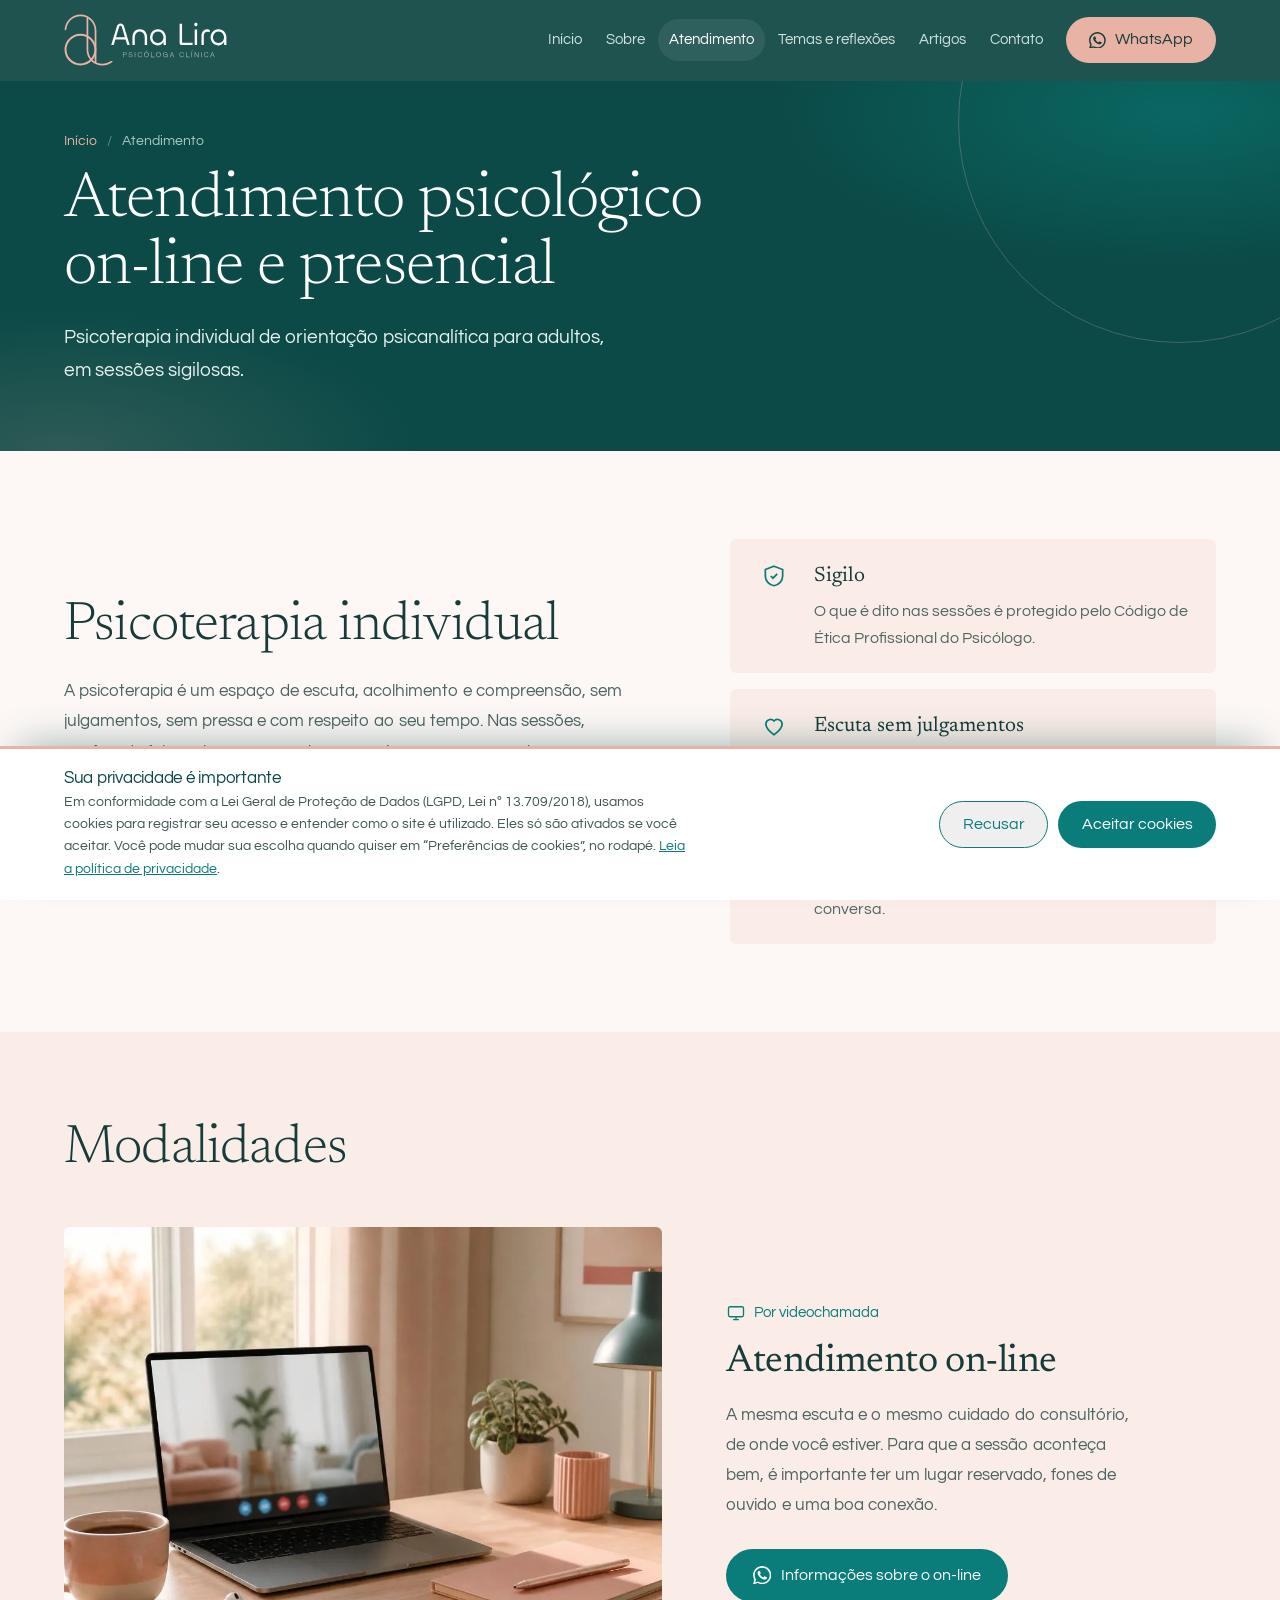
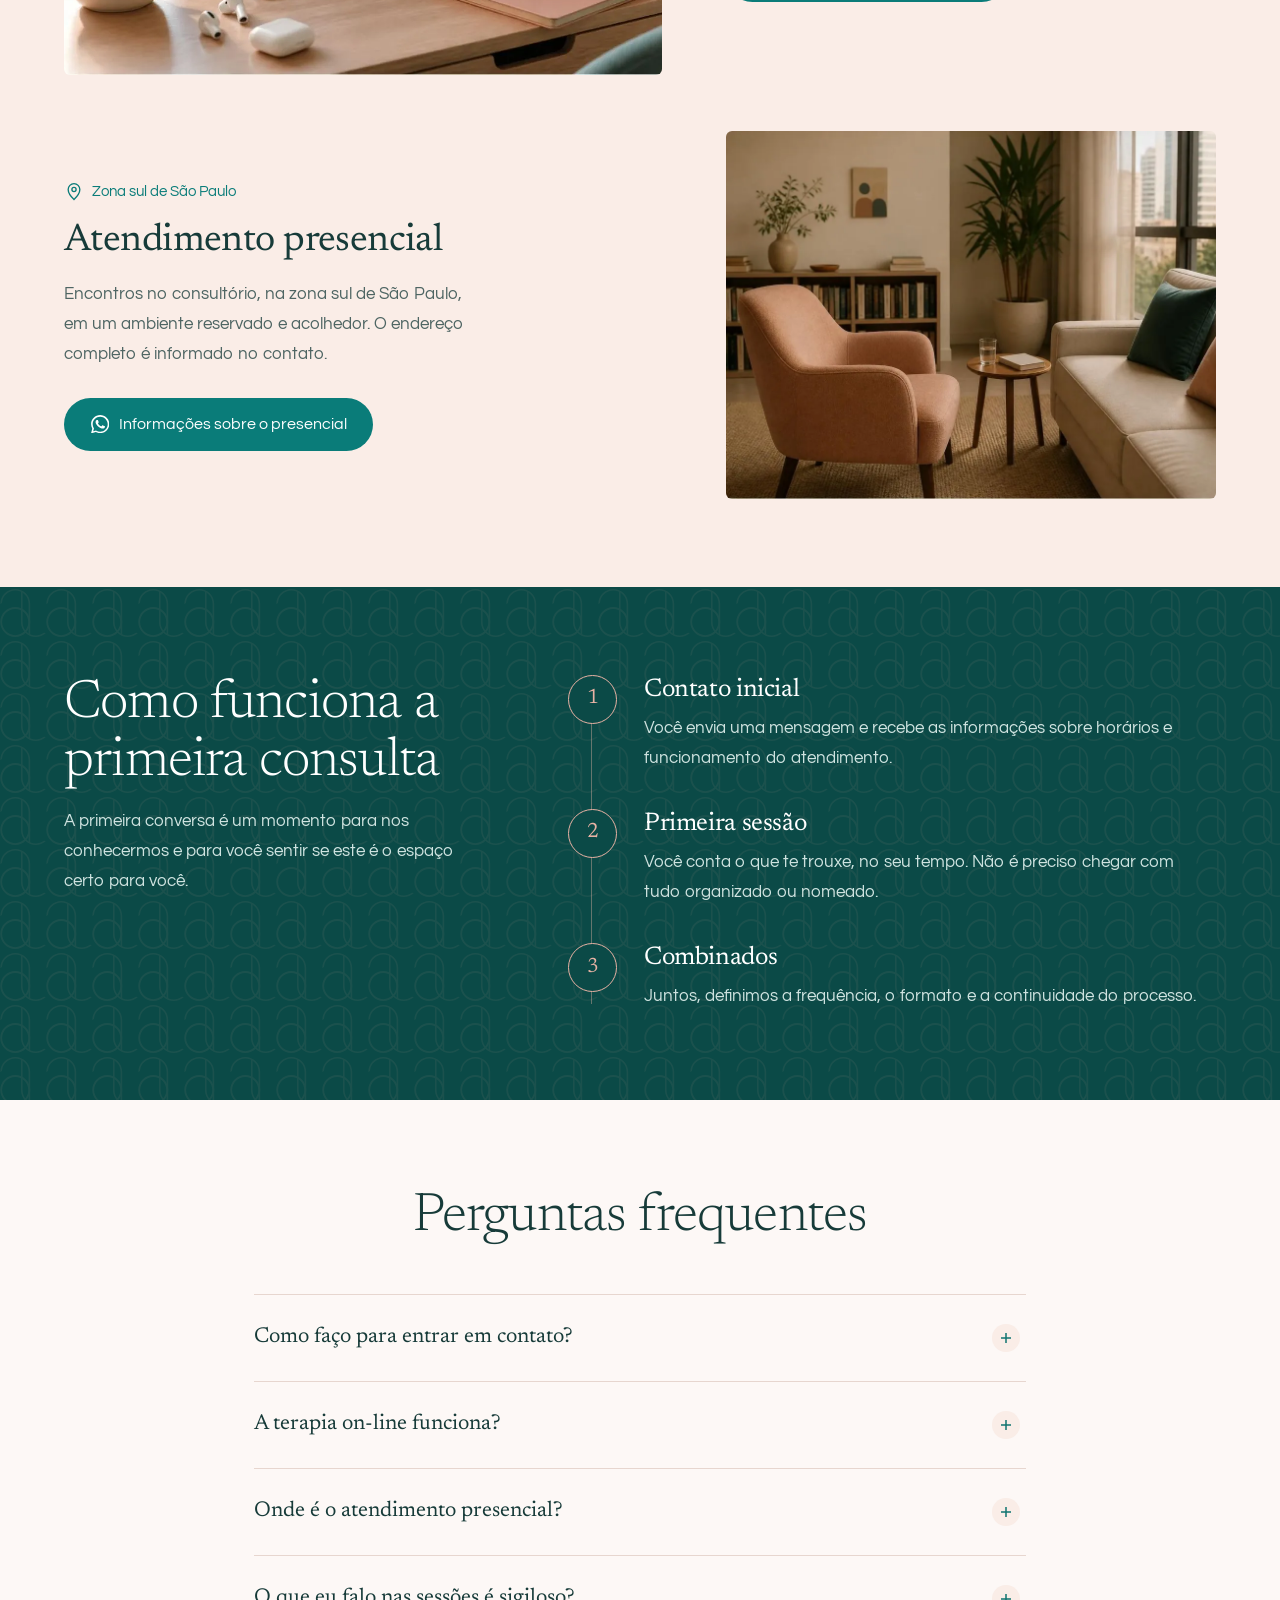
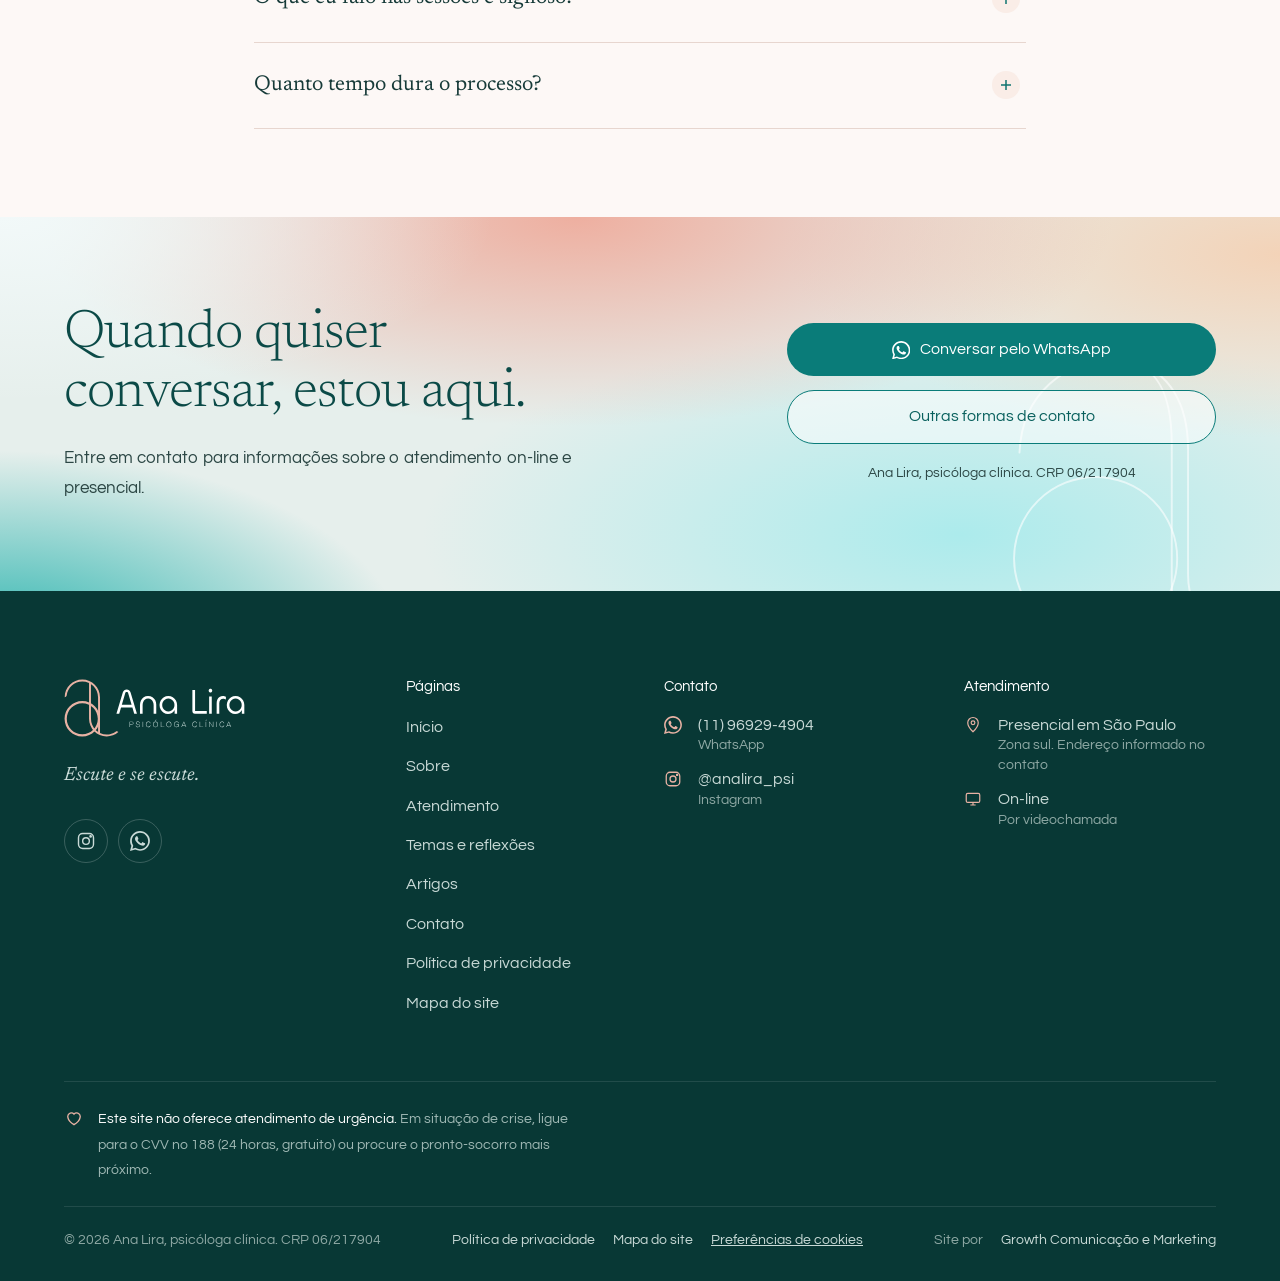
<file: atendimento.html>
<!doctype html>
<html lang="pt-BR">
<head>
<meta charset="utf-8">
<meta name="viewport" content="width=device-width, initial-scale=1">
<title>Atendimento psicológico on-line e presencial | Ana Lira</title>
<meta name="description" content="Psicoterapia individual para adultos, on-line ou presencial na zona sul de São Paulo. Saiba como funciona a primeira conversa e o processo.">
<meta name="robots" content="index, follow, max-image-preview:large">
<meta name="author" content="Ana Lira">
<link rel="canonical" href="https://growthcomunica.github.io/ana-lira-site/atendimento.html">
<meta name="theme-color" content="#0C4542">
<meta property="og:locale" content="pt_BR">
<meta property="og:type" content="website">
<meta property="og:site_name" content="Ana Lira, Psicóloga clínica">
<meta property="og:title" content="Atendimento psicológico on-line e presencial | Ana Lira">
<meta property="og:description" content="Psicoterapia individual para adultos, on-line ou presencial na zona sul de São Paulo. Saiba como funciona a primeira conversa e o processo.">
<meta property="og:url" content="https://growthcomunica.github.io/ana-lira-site/atendimento.html">
<meta property="og:image" content="https://growthcomunica.github.io/ana-lira-site/assets/img/og-ana-lira.jpg">
<meta property="og:image:alt" content="Ana Lira, psicóloga clínica">
<meta name="twitter:card" content="summary_large_image">
<meta name="twitter:title" content="Atendimento psicológico on-line e presencial | Ana Lira">
<meta name="twitter:description" content="Psicoterapia individual para adultos, on-line ou presencial na zona sul de São Paulo. Saiba como funciona a primeira conversa e o processo.">
<meta name="twitter:image" content="https://growthcomunica.github.io/ana-lira-site/assets/img/og-ana-lira.jpg">
<link rel="icon" href="favicon.ico" sizes="any">
<link rel="icon" type="image/png" sizes="32x32" href="assets/img/favicon-32.png">
<link rel="apple-touch-icon" href="assets/img/apple-touch-icon.png">
<link rel="manifest" href="site.webmanifest">
<link rel="preload" href="assets/fonts/newsreader-latin-300-normal.woff2" as="font" type="font/woff2" crossorigin>
<link rel="preload" href="assets/fonts/questrial-latin-400-normal.woff2" as="font" type="font/woff2" crossorigin>
<link rel="stylesheet" href="assets/css/style.css">
<script>document.documentElement.classList.add('js')</script>
<script src="assets/js/analytics.js"></script>
<script type="application/ld+json">{"@context": "https://schema.org", "@graph": [{"@type": "Person", "@id": "https://growthcomunica.github.io/ana-lira-site/#ana-lira", "name": "Ana Lira", "jobTitle": "Psicóloga clínica", "alumniOf": {"@type": "CollegeOrUniversity", "name": "Pontifícia Universidade Católica de São Paulo (PUC-SP)"}, "image": "https://growthcomunica.github.io/ana-lira-site/assets/img/ana-lira-psicologa.webp", "sameAs": ["https://www.instagram.com/analira_psi"]}, {"@type": "Psychologist", "@id": "https://growthcomunica.github.io/ana-lira-site/#consultorio", "name": "Ana Lira, Psicóloga clínica", "description": "Psicoterapia individual de orientação psicanalítica para adultos, on-line e presencial.", "url": "https://growthcomunica.github.io/ana-lira-site/", "telephone": "+55 11 96929-4904", "image": "https://growthcomunica.github.io/ana-lira-site/assets/img/og-ana-lira.jpg", "areaServed": [{"@type": "City", "name": "São Paulo"}], "address": {"@type": "PostalAddress", "addressLocality": "São Paulo", "addressRegion": "SP", "addressCountry": "BR"}, "founder": {"@id": "https://growthcomunica.github.io/ana-lira-site/#ana-lira"}, "sameAs": ["https://www.instagram.com/analira_psi"], "knowsAbout": ["Psicoterapia", "Psicanálise", "Saúde mental"]}, {"@type": "WebSite", "@id": "https://growthcomunica.github.io/ana-lira-site/#site", "url": "https://growthcomunica.github.io/ana-lira-site/", "name": "Ana Lira, Psicóloga clínica", "inLanguage": "pt-BR"}, {"@type": "BreadcrumbList", "itemListElement": [{"@type": "ListItem", "position": 1, "name": "Início", "item": "https://growthcomunica.github.io/ana-lira-site/"}, {"@type": "ListItem", "position": 2, "name": "Atendimento", "item": "https://growthcomunica.github.io/ana-lira-site/atendimento.html"}]}]}</script>
</head>
<body class="v2">
<a class="skip" href="#conteudo">Pular para o conteúdo</a>
<header class="site-head">
  <div class="wrap head-in">
    <a class="brand" href="index.html"><img class="logo" src="assets/img/logo-ana-lira-negativo.svg" alt="Ana Lira, psicóloga clínica" width="160" height="51"></a>
    <button class="menu-btn" aria-label="Abrir menu" aria-expanded="false" aria-controls="nav"><span></span><span></span><span></span></button>
    <nav class="nav" id="nav" aria-label="Principal">
      <a href="index.html">Início</a>
      <a href="sobre.html">Sobre</a>
      <a href="atendimento.html" class="active" aria-current="page">Atendimento</a>
      <a href="temas.html">Temas e reflexões</a>
      <a href="artigos.html">Artigos</a>
      <a href="contato.html">Contato</a>
      <a class="btn btn-primary" href="https://wa.me/5511969294904?text=Ol%C3%A1%2C%20Ana%21%20Vim%20pelo%20site%20e%20gostaria%20de%20informa%C3%A7%C3%B5es%20sobre%20o%20atendimento." target="_blank" rel="noopener" data-track="whatsapp" data-loc="header"><svg viewBox="0 0 24 24" fill="currentColor" aria-hidden="true"><path d="M17.5 14.4c-.3-.1-1.8-.9-2-1-.3-.1-.5-.1-.7.1-.2.3-.8 1-.9 1.2-.2.2-.3.2-.6.1-.3-.1-1.3-.5-2.4-1.5-.9-.8-1.5-1.8-1.7-2.1-.2-.3 0-.5.1-.6l.4-.5c.2-.2.2-.3.3-.5.1-.2.1-.4 0-.5l-.9-2.2c-.2-.6-.5-.5-.7-.5h-.6c-.2 0-.5.1-.8.4-.3.3-1 1-1 2.5s1.1 2.9 1.2 3.1c.1.2 2.1 3.2 5.1 4.5.7.3 1.3.5 1.7.6.7.2 1.4.2 1.9.1.6-.1 1.8-.7 2-1.4.3-.7.3-1.3.2-1.4-.1-.1-.3-.2-.6-.3zM12 21.8c-1.8 0-3.5-.5-5-1.4l-.4-.2-3.7 1 1-3.6-.2-.4c-1-1.6-1.5-3.3-1.5-5.2C2.2 6.6 6.6 2.2 12 2.2c2.6 0 5.1 1 6.9 2.9 1.8 1.8 2.9 4.3 2.9 6.9 0 5.4-4.4 9.8-9.8 9.8zm8.4-18.2C18.1 1.3 15.2 0 12 0 5.5 0 .1 5.4.1 11.9c0 2.1.5 4.1 1.6 5.9L0 24l6.3-1.7c1.7.9 3.7 1.4 5.7 1.4 6.6 0 11.9-5.4 11.9-11.9 0-3.2-1.2-6.2-3.5-8.2z"/></svg> WhatsApp</a>
    </nav>
  </div>
</header>
<main id="conteudo">
  <section class="b-page-hero">
    <div class="wrap">
      <nav aria-label="Você está em"><ol class="crumbs"><li><a href="index.html">Início</a></li><li aria-current="page">Atendimento</li></ol></nav>
      <h1>Atendimento psicológico on-line e presencial</h1>
      <p class="b-lede">Psicoterapia individual de orientação psicanalítica para adultos, em sessões sigilosas.</p>
    </div>
  </section>

  <section class="b-sec" aria-labelledby="ind-t">
    <div class="wrap b-two">
      <div class="reveal">
        <h2 id="ind-t">Psicoterapia individual</h2>
        <p>A psicoterapia é um espaço de escuta, acolhimento e compreensão, sem julgamentos, sem pressa e com respeito ao seu tempo. Nas sessões, você pode falar sobre o que sente, o que vive e o que se repete na sua história.</p>
        <p>O atendimento é voltado a adultos e acontece em formato individual, on-line ou presencial.</p>
      </div>
      <ul class="b-checks stagger">
        <li><svg viewBox="0 0 24 24" fill="none" stroke="currentColor" stroke-width="1.6" aria-hidden="true"><path d="M12 3l8 3v6c0 4.5-3.4 8.3-8 9-4.6-.7-8-4.5-8-9V6z"/><path d="M9 12l2 2 4-4"/></svg><span><b>Sigilo</b>O que é dito nas sessões é protegido pelo Código de Ética Profissional do Psicólogo.</span></li>
        <li><svg viewBox="0 0 24 24" fill="none" stroke="currentColor" stroke-width="1.6" aria-hidden="true"><path d="M12 20s-7.5-4.6-7.5-10A4.3 4.3 0 0 1 12 7.4 4.3 4.3 0 0 1 19.5 10c0 5.4-7.5 10-7.5 10z"/></svg><span><b>Escuta sem julgamentos</b>Um lugar para falar livremente, no seu ritmo.</span></li>
        <li><svg viewBox="0 0 24 24" fill="none" stroke="currentColor" stroke-width="1.7" aria-hidden="true"><rect x="3.5" y="5" width="17" height="15" rx="2.5"/><path d="M3.5 10h17M8 3v4M16 3v4"/></svg><span><b>Combinado em conjunto</b>Frequência e horários são definidos na primeira conversa.</span></li>
      </ul>
    </div>
  </section>

  <section class="b-sec b-care" aria-labelledby="mod-t">
    <div class="wrap">
      <div class="b-head reveal"><h2 id="mod-t">Modalidades</h2></div>
      <article class="b-row reveal" id="online">
        <div class="b-row-img"><img src="assets/img/atendimento-online.webp" alt="Notebook aberto em uma chamada de vídeo sobre uma mesa clara" width="1000" height="748" loading="lazy"></div>
        <div class="b-row-copy">
          <span class="b-tag"><svg viewBox="0 0 24 24" fill="none" stroke="currentColor" stroke-width="1.6" aria-hidden="true"><rect x="3" y="4.5" width="18" height="12" rx="2"/><path d="M8.5 20h7M12 16.5V20"/></svg> Por videochamada</span>
          <h3>Atendimento on-line</h3>
          <p>A mesma escuta e o mesmo cuidado do consultório, de onde você estiver. Para que a sessão aconteça bem, é importante ter um lugar reservado, fones de ouvido e uma boa conexão.</p>
          <a class="btn btn-primary" href="https://wa.me/5511969294904?text=Ol%C3%A1%2C%20Ana%21%20Vim%20pelo%20site%20e%20gostaria%20de%20informa%C3%A7%C3%B5es%20sobre%20o%20atendimento%20on-line." target="_blank" rel="noopener" data-track="whatsapp" data-loc="atend-online"><svg viewBox="0 0 24 24" fill="currentColor" aria-hidden="true"><path d="M17.5 14.4c-.3-.1-1.8-.9-2-1-.3-.1-.5-.1-.7.1-.2.3-.8 1-.9 1.2-.2.2-.3.2-.6.1-.3-.1-1.3-.5-2.4-1.5-.9-.8-1.5-1.8-1.7-2.1-.2-.3 0-.5.1-.6l.4-.5c.2-.2.2-.3.3-.5.1-.2.1-.4 0-.5l-.9-2.2c-.2-.6-.5-.5-.7-.5h-.6c-.2 0-.5.1-.8.4-.3.3-1 1-1 2.5s1.1 2.9 1.2 3.1c.1.2 2.1 3.2 5.1 4.5.7.3 1.3.5 1.7.6.7.2 1.4.2 1.9.1.6-.1 1.8-.7 2-1.4.3-.7.3-1.3.2-1.4-.1-.1-.3-.2-.6-.3zM12 21.8c-1.8 0-3.5-.5-5-1.4l-.4-.2-3.7 1 1-3.6-.2-.4c-1-1.6-1.5-3.3-1.5-5.2C2.2 6.6 6.6 2.2 12 2.2c2.6 0 5.1 1 6.9 2.9 1.8 1.8 2.9 4.3 2.9 6.9 0 5.4-4.4 9.8-9.8 9.8zm8.4-18.2C18.1 1.3 15.2 0 12 0 5.5 0 .1 5.4.1 11.9c0 2.1.5 4.1 1.6 5.9L0 24l6.3-1.7c1.7.9 3.7 1.4 5.7 1.4 6.6 0 11.9-5.4 11.9-11.9 0-3.2-1.2-6.2-3.5-8.2z"/></svg> Informações sobre o on-line</a>
        </div>
      </article>
      <article class="b-row flip reveal" id="presencial">
        <div class="b-row-img"><img src="assets/img/atendimento-presencial.webp" alt="Consultório acolhedor com poltrona rosada e estante de livros" width="1000" height="748" loading="lazy"></div>
        <div class="b-row-copy">
          <span class="b-tag"><svg viewBox="0 0 24 24" fill="none" stroke="currentColor" stroke-width="1.6" aria-hidden="true"><path d="M12 21s7-6.6 7-12a7 7 0 0 0-14 0c0 5.4 7 12 7 12z"/><circle cx="12" cy="9" r="2.5"/></svg> Zona sul de São Paulo</span>
          <h3>Atendimento presencial</h3>
          <p>Encontros no consultório, na zona sul de São Paulo, em um ambiente reservado e acolhedor. O endereço completo é informado no contato.</p>
          <a class="btn btn-primary" href="https://wa.me/5511969294904?text=Ol%C3%A1%2C%20Ana%21%20Vim%20pelo%20site%20e%20gostaria%20de%20informa%C3%A7%C3%B5es%20sobre%20o%20atendimento%20presencial." target="_blank" rel="noopener" data-track="whatsapp" data-loc="atend-presencial"><svg viewBox="0 0 24 24" fill="currentColor" aria-hidden="true"><path d="M17.5 14.4c-.3-.1-1.8-.9-2-1-.3-.1-.5-.1-.7.1-.2.3-.8 1-.9 1.2-.2.2-.3.2-.6.1-.3-.1-1.3-.5-2.4-1.5-.9-.8-1.5-1.8-1.7-2.1-.2-.3 0-.5.1-.6l.4-.5c.2-.2.2-.3.3-.5.1-.2.1-.4 0-.5l-.9-2.2c-.2-.6-.5-.5-.7-.5h-.6c-.2 0-.5.1-.8.4-.3.3-1 1-1 2.5s1.1 2.9 1.2 3.1c.1.2 2.1 3.2 5.1 4.5.7.3 1.3.5 1.7.6.7.2 1.4.2 1.9.1.6-.1 1.8-.7 2-1.4.3-.7.3-1.3.2-1.4-.1-.1-.3-.2-.6-.3zM12 21.8c-1.8 0-3.5-.5-5-1.4l-.4-.2-3.7 1 1-3.6-.2-.4c-1-1.6-1.5-3.3-1.5-5.2C2.2 6.6 6.6 2.2 12 2.2c2.6 0 5.1 1 6.9 2.9 1.8 1.8 2.9 4.3 2.9 6.9 0 5.4-4.4 9.8-9.8 9.8zm8.4-18.2C18.1 1.3 15.2 0 12 0 5.5 0 .1 5.4.1 11.9c0 2.1.5 4.1 1.6 5.9L0 24l6.3-1.7c1.7.9 3.7 1.4 5.7 1.4 6.6 0 11.9-5.4 11.9-11.9 0-3.2-1.2-6.2-3.5-8.2z"/></svg> Informações sobre o presencial</a>
        </div>
      </article>
    </div>
  </section>

  <section class="b-sec b-steps" aria-labelledby="pc-t">
    <div class="wrap b-steps-grid">
      <div class="reveal">
        <h2 id="pc-t">Como funciona a primeira consulta</h2>
        <p>A primeira conversa é um momento para nos conhecermos e para você sentir se este é o espaço certo para você.</p>
      </div>
      <ol class="b-timeline stagger">
        <li><h3>Contato inicial</h3><p>Você envia uma mensagem e recebe as informações sobre horários e funcionamento do atendimento.</p></li>
        <li><h3>Primeira sessão</h3><p>Você conta o que te trouxe, no seu tempo. Não é preciso chegar com tudo organizado ou nomeado.</p></li>
        <li><h3>Combinados</h3><p>Juntos, definimos a frequência, o formato e a continuidade do processo.</p></li>
      </ol>
    </div>
  </section>

  <section class="b-sec faq b-faq" aria-labelledby="faq-t">
    <div class="wrap b-faq-in">
      <div class="b-head center reveal"><h2 id="faq-t">Perguntas frequentes</h2></div>
      <div class="reveal">
        <details><summary>Como faço para entrar em contato?</summary><div class="faq-body"><p>Pelo WhatsApp, pelo direct do Instagram @analira_psi ou pela página de contato. A resposta traz as informações sobre horários e funcionamento do atendimento.</p></div></details>
<details><summary>A terapia on-line funciona?</summary><div class="faq-body"><p>Sim. O que sustenta o processo é a escuta e o vínculo, e eles também acontecem por videochamada. É importante ter um lugar reservado e uma boa conexão.</p></div></details>
<details><summary>Onde é o atendimento presencial?</summary><div class="faq-body"><p>Na zona sul de São Paulo. O endereço completo é informado no contato.</p></div></details>
<details><summary>O que eu falo nas sessões é sigiloso?</summary><div class="faq-body"><p>Sim. O sigilo é um dever ético da psicóloga, previsto no Código de Ética Profissional do Psicólogo.</p></div></details>
<details><summary>Quanto tempo dura o processo?</summary><div class="faq-body"><p>Não existe um prazo definido. A frequência e a continuidade são combinadas em conjunto, respeitando o tempo de cada pessoa.</p></div></details>
      </div>
    </div>
  </section>

  <section class="cta-band" aria-labelledby="cta-t">
    <div class="wrap">
      <div class="cta-card reveal">
        <svg class="draw" viewBox="0 0 220 228" aria-hidden="true"><path style="--len:520" d="M14 82 C16 38 48 14 84 14 C116 14 126 40 126 76 V178 C126 206 142 220 170 220 H214"/><path style="--len:480" d="M98 16 C124 22 138 46 138 80 V172 C138 198 152 210 178 210"/><circle style="--len:390" cx="70" cy="160" r="60"/></svg>
        <div>
          <h2 id="cta-t">Quando quiser conversar, estou aqui.</h2>
          <p>Entre em contato para informações sobre o atendimento on-line e presencial.</p>
        </div>
        <div class="cta-actions">
          <a class="btn btn-light" href="https://wa.me/5511969294904?text=Ol%C3%A1%2C%20Ana%21%20Vim%20pelo%20site%20e%20gostaria%20de%20informa%C3%A7%C3%B5es%20sobre%20o%20atendimento." target="_blank" rel="noopener" data-track="whatsapp" data-loc="cta"><svg viewBox="0 0 24 24" fill="currentColor" aria-hidden="true"><path d="M17.5 14.4c-.3-.1-1.8-.9-2-1-.3-.1-.5-.1-.7.1-.2.3-.8 1-.9 1.2-.2.2-.3.2-.6.1-.3-.1-1.3-.5-2.4-1.5-.9-.8-1.5-1.8-1.7-2.1-.2-.3 0-.5.1-.6l.4-.5c.2-.2.2-.3.3-.5.1-.2.1-.4 0-.5l-.9-2.2c-.2-.6-.5-.5-.7-.5h-.6c-.2 0-.5.1-.8.4-.3.3-1 1-1 2.5s1.1 2.9 1.2 3.1c.1.2 2.1 3.2 5.1 4.5.7.3 1.3.5 1.7.6.7.2 1.4.2 1.9.1.6-.1 1.8-.7 2-1.4.3-.7.3-1.3.2-1.4-.1-.1-.3-.2-.6-.3zM12 21.8c-1.8 0-3.5-.5-5-1.4l-.4-.2-3.7 1 1-3.6-.2-.4c-1-1.6-1.5-3.3-1.5-5.2C2.2 6.6 6.6 2.2 12 2.2c2.6 0 5.1 1 6.9 2.9 1.8 1.8 2.9 4.3 2.9 6.9 0 5.4-4.4 9.8-9.8 9.8zm8.4-18.2C18.1 1.3 15.2 0 12 0 5.5 0 .1 5.4.1 11.9c0 2.1.5 4.1 1.6 5.9L0 24l6.3-1.7c1.7.9 3.7 1.4 5.7 1.4 6.6 0 11.9-5.4 11.9-11.9 0-3.2-1.2-6.2-3.5-8.2z"/></svg> Conversar pelo WhatsApp</a>
          <a class="btn btn-outline-light" href="contato.html">Outras formas de contato</a>
          <small>Ana Lira, psicóloga clínica. CRP 06/217904</small>
        </div>
      </div>
    </div>
  </section>

</main>
<footer class="site-foot">
  <div class="wrap">
    <div class="foot-grid">
      <div class="foot-brand">
        <a class="brand" href="index.html"><img class="logo" src="assets/img/logo-ana-lira-negativo.svg" alt="Ana Lira, psicóloga clínica" width="190" height="61" loading="lazy"></a>
        <p>Escute e se escute.</p>
        <div class="social">
          <a href="https://www.instagram.com/analira_psi" target="_blank" rel="noopener" aria-label="Instagram @analira_psi"><svg viewBox="0 0 24 24" fill="none" stroke="currentColor" stroke-width="1.7" aria-hidden="true"><rect x="3" y="3" width="18" height="18" rx="5"/><circle cx="12" cy="12" r="4"/><circle cx="17.5" cy="6.5" r=".8" fill="currentColor"/></svg></a>
          <a href="https://wa.me/5511969294904?text=Ol%C3%A1%2C%20Ana%21%20Vim%20pelo%20site%20e%20gostaria%20de%20informa%C3%A7%C3%B5es%20sobre%20o%20atendimento." target="_blank" rel="noopener" aria-label="WhatsApp" data-track="whatsapp" data-loc="footer"><svg viewBox="0 0 24 24" fill="currentColor" aria-hidden="true"><path d="M17.5 14.4c-.3-.1-1.8-.9-2-1-.3-.1-.5-.1-.7.1-.2.3-.8 1-.9 1.2-.2.2-.3.2-.6.1-.3-.1-1.3-.5-2.4-1.5-.9-.8-1.5-1.8-1.7-2.1-.2-.3 0-.5.1-.6l.4-.5c.2-.2.2-.3.3-.5.1-.2.1-.4 0-.5l-.9-2.2c-.2-.6-.5-.5-.7-.5h-.6c-.2 0-.5.1-.8.4-.3.3-1 1-1 2.5s1.1 2.9 1.2 3.1c.1.2 2.1 3.2 5.1 4.5.7.3 1.3.5 1.7.6.7.2 1.4.2 1.9.1.6-.1 1.8-.7 2-1.4.3-.7.3-1.3.2-1.4-.1-.1-.3-.2-.6-.3zM12 21.8c-1.8 0-3.5-.5-5-1.4l-.4-.2-3.7 1 1-3.6-.2-.4c-1-1.6-1.5-3.3-1.5-5.2C2.2 6.6 6.6 2.2 12 2.2c2.6 0 5.1 1 6.9 2.9 1.8 1.8 2.9 4.3 2.9 6.9 0 5.4-4.4 9.8-9.8 9.8zm8.4-18.2C18.1 1.3 15.2 0 12 0 5.5 0 .1 5.4.1 11.9c0 2.1.5 4.1 1.6 5.9L0 24l6.3-1.7c1.7.9 3.7 1.4 5.7 1.4 6.6 0 11.9-5.4 11.9-11.9 0-3.2-1.2-6.2-3.5-8.2z"/></svg></a>
        </div>
      </div>
      <div><h2 class="foot-h">Páginas</h2><ul><li><a href="index.html">Início</a></li><li><a href="sobre.html">Sobre</a></li><li><a href="atendimento.html">Atendimento</a></li><li><a href="temas.html">Temas e reflexões</a></li><li><a href="artigos.html">Artigos</a></li><li><a href="contato.html">Contato</a></li><li><a href="privacidade.html">Política de privacidade</a></li><li><a href="mapa-do-site.html">Mapa do site</a></li></ul></div>
      <div>
        <h2 class="foot-h">Contato</h2>
        <ul class="foot-contact">
          <li><svg viewBox="0 0 24 24" fill="currentColor" aria-hidden="true"><path d="M17.5 14.4c-.3-.1-1.8-.9-2-1-.3-.1-.5-.1-.7.1-.2.3-.8 1-.9 1.2-.2.2-.3.2-.6.1-.3-.1-1.3-.5-2.4-1.5-.9-.8-1.5-1.8-1.7-2.1-.2-.3 0-.5.1-.6l.4-.5c.2-.2.2-.3.3-.5.1-.2.1-.4 0-.5l-.9-2.2c-.2-.6-.5-.5-.7-.5h-.6c-.2 0-.5.1-.8.4-.3.3-1 1-1 2.5s1.1 2.9 1.2 3.1c.1.2 2.1 3.2 5.1 4.5.7.3 1.3.5 1.7.6.7.2 1.4.2 1.9.1.6-.1 1.8-.7 2-1.4.3-.7.3-1.3.2-1.4-.1-.1-.3-.2-.6-.3zM12 21.8c-1.8 0-3.5-.5-5-1.4l-.4-.2-3.7 1 1-3.6-.2-.4c-1-1.6-1.5-3.3-1.5-5.2C2.2 6.6 6.6 2.2 12 2.2c2.6 0 5.1 1 6.9 2.9 1.8 1.8 2.9 4.3 2.9 6.9 0 5.4-4.4 9.8-9.8 9.8zm8.4-18.2C18.1 1.3 15.2 0 12 0 5.5 0 .1 5.4.1 11.9c0 2.1.5 4.1 1.6 5.9L0 24l6.3-1.7c1.7.9 3.7 1.4 5.7 1.4 6.6 0 11.9-5.4 11.9-11.9 0-3.2-1.2-6.2-3.5-8.2z"/></svg><a href="https://wa.me/5511969294904?text=Ol%C3%A1%2C%20Ana%21%20Vim%20pelo%20site%20e%20gostaria%20de%20informa%C3%A7%C3%B5es%20sobre%20o%20atendimento." target="_blank" rel="noopener" data-track="whatsapp" data-loc="footer">(11) 96929-4904<small>WhatsApp</small></a></li>
          <li><svg viewBox="0 0 24 24" fill="none" stroke="currentColor" stroke-width="1.7" aria-hidden="true"><rect x="3" y="3" width="18" height="18" rx="5"/><circle cx="12" cy="12" r="4"/><circle cx="17.5" cy="6.5" r=".8" fill="currentColor"/></svg><a href="https://www.instagram.com/analira_psi" target="_blank" rel="noopener">@analira_psi<small>Instagram</small></a></li>
        </ul>
      </div>
      <div>
        <h2 class="foot-h">Atendimento</h2>
        <ul class="foot-contact">
          <li><svg viewBox="0 0 24 24" fill="none" stroke="currentColor" stroke-width="1.6" aria-hidden="true"><path d="M12 21s7-6.6 7-12a7 7 0 0 0-14 0c0 5.4 7 12 7 12z"/><circle cx="12" cy="9" r="2.5"/></svg><span>Presencial em São Paulo<small>Zona sul. Endereço informado no contato</small></span></li>
          <li><svg viewBox="0 0 24 24" fill="none" stroke="currentColor" stroke-width="1.6" aria-hidden="true"><rect x="3" y="4.5" width="18" height="12" rx="2"/><path d="M8.5 20h7M12 16.5V20"/></svg><span>On-line<small>Por videochamada</small></span></li>
        </ul>
      </div>
    </div>
    <div class="foot-alert"><svg viewBox="0 0 24 24" fill="none" stroke="currentColor" stroke-width="1.6" aria-hidden="true"><path d="M12 20s-7.5-4.6-7.5-10A4.3 4.3 0 0 1 12 7.4 4.3 4.3 0 0 1 19.5 10c0 5.4-7.5 10-7.5 10z"/></svg><p><strong>Este site não oferece atendimento de urgência.</strong> Em situação de crise, ligue para o CVV no 188 (24 horas, gratuito) ou procure o pronto-socorro mais próximo.</p></div>
    <div class="foot-bottom">
      <span>© 2026 Ana Lira, psicóloga clínica. CRP 06/217904</span>
      <span><a href="privacidade.html">Política de privacidade</a><a href="mapa-do-site.html">Mapa do site</a><button type="button" class="cc-open">Preferências de cookies</button></span>
      <span>Site por <a href="https://growthcomunicacao.com.br" target="_blank" rel="noopener">Growth Comunicação e Marketing</a></span>
    </div>
  </div>
</footer>
<button class="to-top" aria-label="Voltar ao topo"><svg viewBox="0 0 24 24" fill="none" stroke="currentColor" stroke-width="1.8" aria-hidden="true"><path d="M12 19V5M6 11l6-6 6 6"/></svg></button>
<a class="wa-float" href="https://wa.me/5511969294904?text=Ol%C3%A1%2C%20Ana%21%20Vim%20pelo%20site%20e%20gostaria%20de%20informa%C3%A7%C3%B5es%20sobre%20o%20atendimento." target="_blank" rel="noopener" aria-label="Conversar pelo WhatsApp" data-track="whatsapp" data-loc="flutuante"><svg viewBox="0 0 24 24" fill="currentColor" aria-hidden="true"><path d="M17.5 14.4c-.3-.1-1.8-.9-2-1-.3-.1-.5-.1-.7.1-.2.3-.8 1-.9 1.2-.2.2-.3.2-.6.1-.3-.1-1.3-.5-2.4-1.5-.9-.8-1.5-1.8-1.7-2.1-.2-.3 0-.5.1-.6l.4-.5c.2-.2.2-.3.3-.5.1-.2.1-.4 0-.5l-.9-2.2c-.2-.6-.5-.5-.7-.5h-.6c-.2 0-.5.1-.8.4-.3.3-1 1-1 2.5s1.1 2.9 1.2 3.1c.1.2 2.1 3.2 5.1 4.5.7.3 1.3.5 1.7.6.7.2 1.4.2 1.9.1.6-.1 1.8-.7 2-1.4.3-.7.3-1.3.2-1.4-.1-.1-.3-.2-.6-.3zM12 21.8c-1.8 0-3.5-.5-5-1.4l-.4-.2-3.7 1 1-3.6-.2-.4c-1-1.6-1.5-3.3-1.5-5.2C2.2 6.6 6.6 2.2 12 2.2c2.6 0 5.1 1 6.9 2.9 1.8 1.8 2.9 4.3 2.9 6.9 0 5.4-4.4 9.8-9.8 9.8zm8.4-18.2C18.1 1.3 15.2 0 12 0 5.5 0 .1 5.4.1 11.9c0 2.1.5 4.1 1.6 5.9L0 24l6.3-1.7c1.7.9 3.7 1.4 5.7 1.4 6.6 0 11.9-5.4 11.9-11.9 0-3.2-1.2-6.2-3.5-8.2z"/></svg></a>
<script src="assets/js/main.js" defer></script>
</body>
</html>
</file>
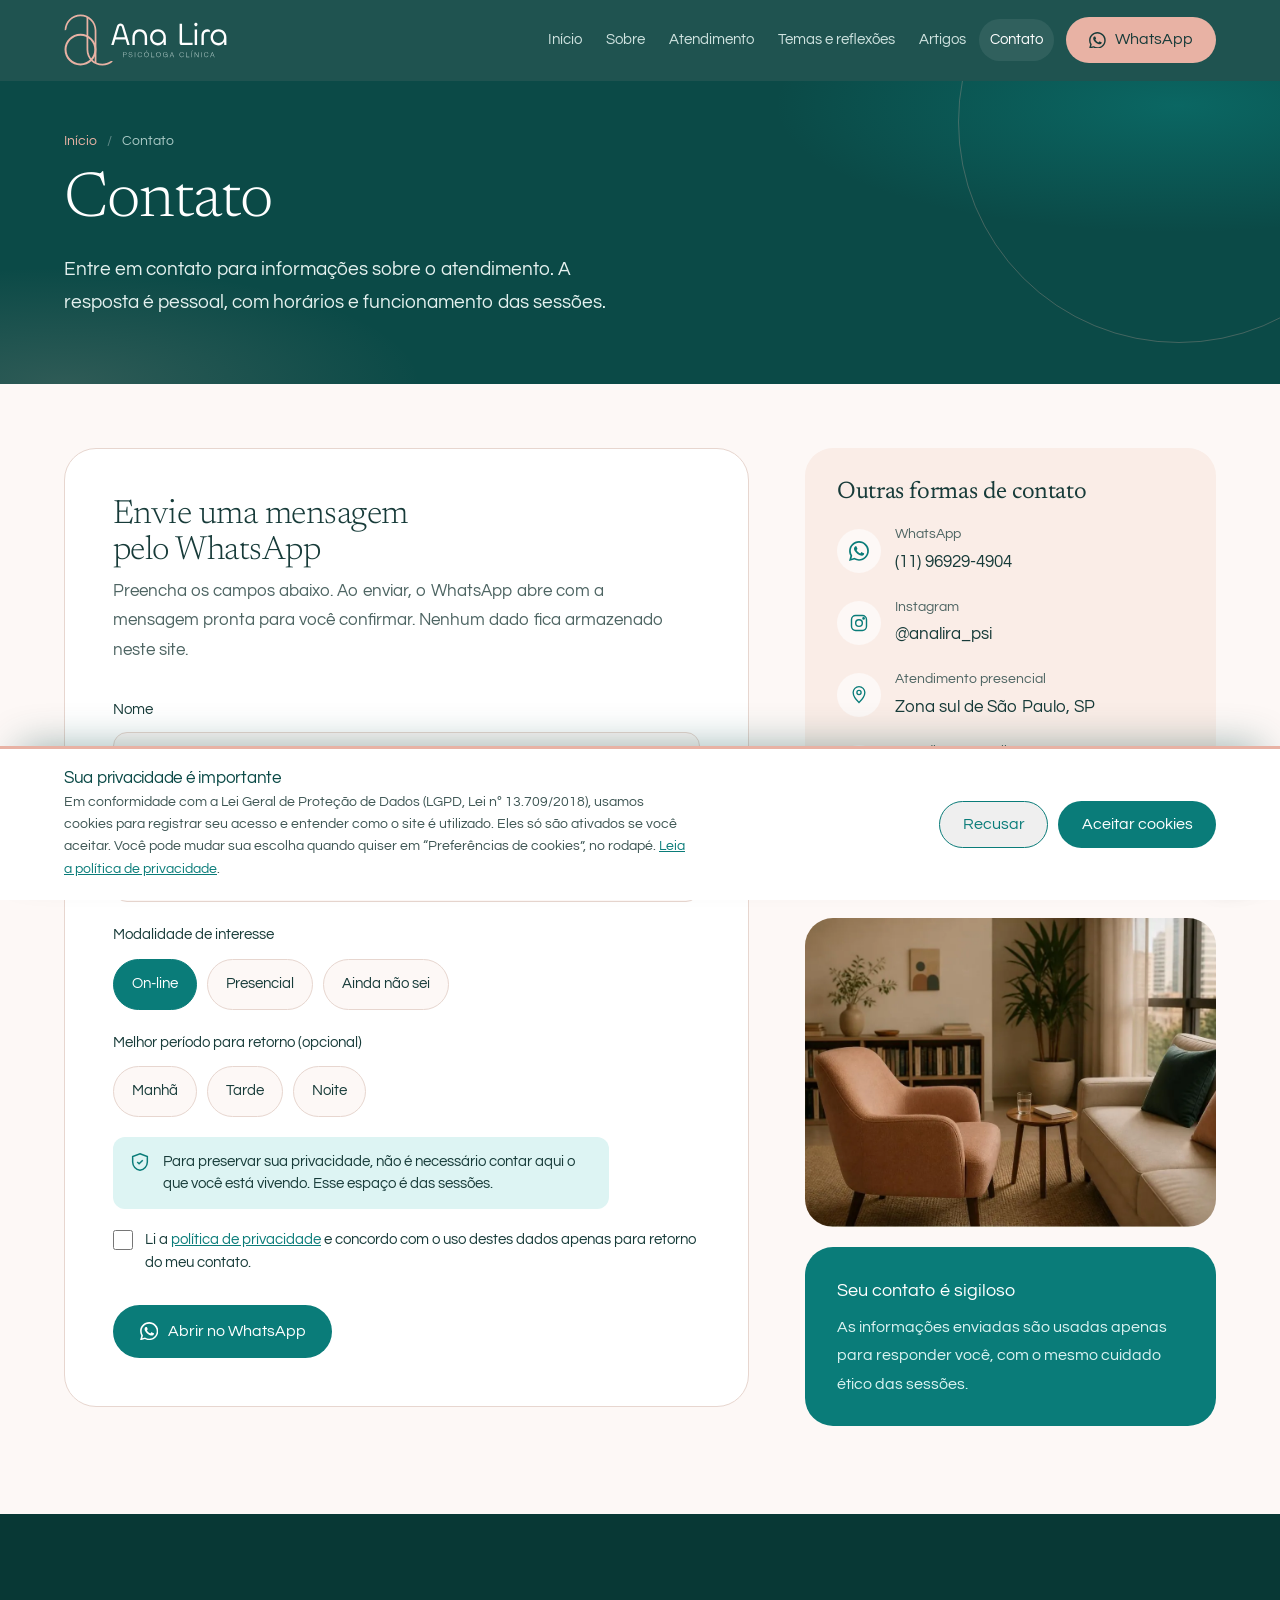
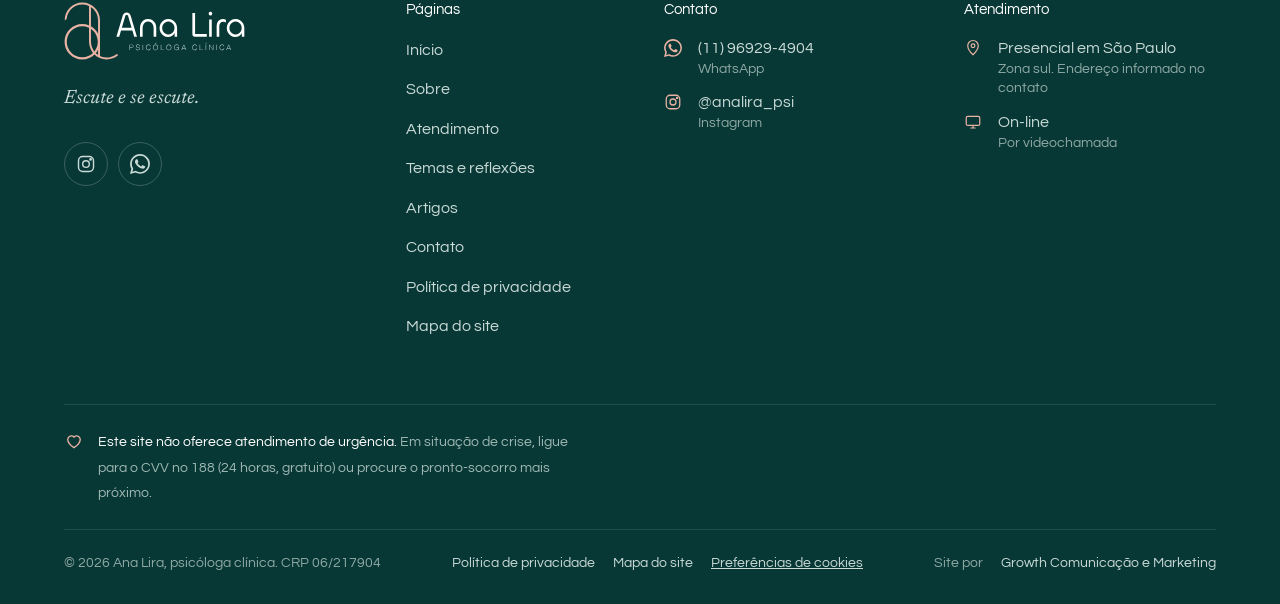
<file: contato.html>
<!doctype html>
<html lang="pt-BR">
<head>
<meta charset="utf-8">
<meta name="viewport" content="width=device-width, initial-scale=1">
<title>Contato | Ana Lira, psicóloga clínica em São Paulo</title>
<meta name="description" content="Entre em contato com a psicóloga Ana Lira pelo WhatsApp ou Instagram para informações sobre atendimento on-line e presencial.">
<meta name="robots" content="index, follow, max-image-preview:large">
<meta name="author" content="Ana Lira">
<link rel="canonical" href="https://growthcomunica.github.io/ana-lira-site/contato.html">
<meta name="theme-color" content="#0C4542">
<meta property="og:locale" content="pt_BR">
<meta property="og:type" content="website">
<meta property="og:site_name" content="Ana Lira, Psicóloga clínica">
<meta property="og:title" content="Contato | Ana Lira, psicóloga clínica em São Paulo">
<meta property="og:description" content="Entre em contato com a psicóloga Ana Lira pelo WhatsApp ou Instagram para informações sobre atendimento on-line e presencial.">
<meta property="og:url" content="https://growthcomunica.github.io/ana-lira-site/contato.html">
<meta property="og:image" content="https://growthcomunica.github.io/ana-lira-site/assets/img/og-ana-lira.jpg">
<meta property="og:image:alt" content="Ana Lira, psicóloga clínica">
<meta name="twitter:card" content="summary_large_image">
<meta name="twitter:title" content="Contato | Ana Lira, psicóloga clínica em São Paulo">
<meta name="twitter:description" content="Entre em contato com a psicóloga Ana Lira pelo WhatsApp ou Instagram para informações sobre atendimento on-line e presencial.">
<meta name="twitter:image" content="https://growthcomunica.github.io/ana-lira-site/assets/img/og-ana-lira.jpg">
<link rel="icon" href="favicon.ico" sizes="any">
<link rel="icon" type="image/png" sizes="32x32" href="assets/img/favicon-32.png">
<link rel="apple-touch-icon" href="assets/img/apple-touch-icon.png">
<link rel="manifest" href="site.webmanifest">
<link rel="preload" href="assets/fonts/newsreader-latin-300-normal.woff2" as="font" type="font/woff2" crossorigin>
<link rel="preload" href="assets/fonts/questrial-latin-400-normal.woff2" as="font" type="font/woff2" crossorigin>
<link rel="stylesheet" href="assets/css/style.css">
<script>document.documentElement.classList.add('js')</script>
<script src="assets/js/analytics.js"></script>
<script type="application/ld+json">{"@context": "https://schema.org", "@graph": [{"@type": "Person", "@id": "https://growthcomunica.github.io/ana-lira-site/#ana-lira", "name": "Ana Lira", "jobTitle": "Psicóloga clínica", "alumniOf": {"@type": "CollegeOrUniversity", "name": "Pontifícia Universidade Católica de São Paulo (PUC-SP)"}, "image": "https://growthcomunica.github.io/ana-lira-site/assets/img/ana-lira-psicologa.webp", "sameAs": ["https://www.instagram.com/analira_psi"]}, {"@type": "Psychologist", "@id": "https://growthcomunica.github.io/ana-lira-site/#consultorio", "name": "Ana Lira, Psicóloga clínica", "description": "Psicoterapia individual de orientação psicanalítica para adultos, on-line e presencial.", "url": "https://growthcomunica.github.io/ana-lira-site/", "telephone": "+55 11 96929-4904", "image": "https://growthcomunica.github.io/ana-lira-site/assets/img/og-ana-lira.jpg", "areaServed": [{"@type": "City", "name": "São Paulo"}], "address": {"@type": "PostalAddress", "addressLocality": "São Paulo", "addressRegion": "SP", "addressCountry": "BR"}, "founder": {"@id": "https://growthcomunica.github.io/ana-lira-site/#ana-lira"}, "sameAs": ["https://www.instagram.com/analira_psi"], "knowsAbout": ["Psicoterapia", "Psicanálise", "Saúde mental"]}, {"@type": "WebSite", "@id": "https://growthcomunica.github.io/ana-lira-site/#site", "url": "https://growthcomunica.github.io/ana-lira-site/", "name": "Ana Lira, Psicóloga clínica", "inLanguage": "pt-BR"}, {"@type": "BreadcrumbList", "itemListElement": [{"@type": "ListItem", "position": 1, "name": "Início", "item": "https://growthcomunica.github.io/ana-lira-site/"}, {"@type": "ListItem", "position": 2, "name": "Contato", "item": "https://growthcomunica.github.io/ana-lira-site/contato.html"}]}]}</script>
</head>
<body class="v2">
<a class="skip" href="#conteudo">Pular para o conteúdo</a>
<header class="site-head">
  <div class="wrap head-in">
    <a class="brand" href="index.html"><img class="logo" src="assets/img/logo-ana-lira-negativo.svg" alt="Ana Lira, psicóloga clínica" width="160" height="51"></a>
    <button class="menu-btn" aria-label="Abrir menu" aria-expanded="false" aria-controls="nav"><span></span><span></span><span></span></button>
    <nav class="nav" id="nav" aria-label="Principal">
      <a href="index.html">Início</a>
      <a href="sobre.html">Sobre</a>
      <a href="atendimento.html">Atendimento</a>
      <a href="temas.html">Temas e reflexões</a>
      <a href="artigos.html">Artigos</a>
      <a href="contato.html" class="active" aria-current="page">Contato</a>
      <a class="btn btn-primary" href="https://wa.me/5511969294904?text=Ol%C3%A1%2C%20Ana%21%20Vim%20pelo%20site%20e%20gostaria%20de%20informa%C3%A7%C3%B5es%20sobre%20o%20atendimento." target="_blank" rel="noopener" data-track="whatsapp" data-loc="header"><svg viewBox="0 0 24 24" fill="currentColor" aria-hidden="true"><path d="M17.5 14.4c-.3-.1-1.8-.9-2-1-.3-.1-.5-.1-.7.1-.2.3-.8 1-.9 1.2-.2.2-.3.2-.6.1-.3-.1-1.3-.5-2.4-1.5-.9-.8-1.5-1.8-1.7-2.1-.2-.3 0-.5.1-.6l.4-.5c.2-.2.2-.3.3-.5.1-.2.1-.4 0-.5l-.9-2.2c-.2-.6-.5-.5-.7-.5h-.6c-.2 0-.5.1-.8.4-.3.3-1 1-1 2.5s1.1 2.9 1.2 3.1c.1.2 2.1 3.2 5.1 4.5.7.3 1.3.5 1.7.6.7.2 1.4.2 1.9.1.6-.1 1.8-.7 2-1.4.3-.7.3-1.3.2-1.4-.1-.1-.3-.2-.6-.3zM12 21.8c-1.8 0-3.5-.5-5-1.4l-.4-.2-3.7 1 1-3.6-.2-.4c-1-1.6-1.5-3.3-1.5-5.2C2.2 6.6 6.6 2.2 12 2.2c2.6 0 5.1 1 6.9 2.9 1.8 1.8 2.9 4.3 2.9 6.9 0 5.4-4.4 9.8-9.8 9.8zm8.4-18.2C18.1 1.3 15.2 0 12 0 5.5 0 .1 5.4.1 11.9c0 2.1.5 4.1 1.6 5.9L0 24l6.3-1.7c1.7.9 3.7 1.4 5.7 1.4 6.6 0 11.9-5.4 11.9-11.9 0-3.2-1.2-6.2-3.5-8.2z"/></svg> WhatsApp</a>
    </nav>
  </div>
</header>
<main id="conteudo">
  <section class="b-page-hero">
    <div class="wrap">
      <nav aria-label="Você está em"><ol class="crumbs"><li><a href="index.html">Início</a></li><li aria-current="page">Contato</li></ol></nav>
      <h1>Contato</h1>
      <p class="b-lede">Entre em contato para informações sobre o atendimento. A resposta é pessoal, com horários e funcionamento das sessões.</p>
    </div>
  </section>

  <div class="wrap contact-grid">
    <div class="form-card reveal">
      <form id="contact-form" novalidate data-wa="https://wa.me/5511969294904">
        <h2>Envie uma mensagem pelo WhatsApp</h2>
        <p>Preencha os campos abaixo. Ao enviar, o WhatsApp abre com a mensagem pronta para você confirmar. Nenhum dado fica armazenado neste site.</p>
        <div class="fgrid">
          <div class="field full">
            <label for="f-nome">Nome</label>
            <input id="f-nome" name="nome" type="text" autocomplete="name" required>
            <span class="msg" role="alert">Informe seu nome.</span>
          </div>
          <div class="field full">
            <label for="f-tel">WhatsApp</label>
            <input id="f-tel" name="tel" type="tel" inputmode="numeric" autocomplete="tel-national" placeholder="(11) 90000-0000" required>
            <span class="msg" role="alert">Informe um telefone com DDD.</span>
          </div>
          <input type="hidden" name="email" value="">
          <fieldset class="field full">
            <legend>Modalidade de interesse</legend>
            <div class="choices">
              <label class="choice"><input type="radio" name="modalidade" value="On-line" checked><span>On-line</span></label>
              <label class="choice"><input type="radio" name="modalidade" value="Presencial"><span>Presencial</span></label>
              <label class="choice"><input type="radio" name="modalidade" value="Ainda não sei"><span>Ainda não sei</span></label>
            </div>
          </fieldset>
          <fieldset class="field full">
            <legend>Melhor período para retorno <span class="opt">(opcional)</span></legend>
            <div class="choices">
              <label class="choice"><input type="checkbox" name="periodo" value="Manhã"><span>Manhã</span></label>
              <label class="choice"><input type="checkbox" name="periodo" value="Tarde"><span>Tarde</span></label>
              <label class="choice"><input type="checkbox" name="periodo" value="Noite"><span>Noite</span></label>
            </div>
          </fieldset>
          <textarea name="mensagem" hidden></textarea>
          <p class="field full b-privacy-hint"><svg viewBox="0 0 24 24" fill="none" stroke="currentColor" stroke-width="1.6" aria-hidden="true"><path d="M12 3l8 3v6c0 4.5-3.4 8.3-8 9-4.6-.7-8-4.5-8-9V6z"/><path d="M9 12l2 2 4-4"/></svg> Para preservar sua privacidade, não é necessário contar aqui o que você está vivendo. Esse espaço é das sessões.</p>
          <div class="field full">
            <label class="consent"><input type="checkbox" name="consent" required> <span>Li a <a href="privacidade.html">política de privacidade</a> e concordo com o uso destes dados apenas para retorno do meu contato.</span></label>
          </div>
        </div>
        <div class="form-foot">
          <button class="btn btn-primary" type="submit"><svg viewBox="0 0 24 24" fill="currentColor" aria-hidden="true"><path d="M17.5 14.4c-.3-.1-1.8-.9-2-1-.3-.1-.5-.1-.7.1-.2.3-.8 1-.9 1.2-.2.2-.3.2-.6.1-.3-.1-1.3-.5-2.4-1.5-.9-.8-1.5-1.8-1.7-2.1-.2-.3 0-.5.1-.6l.4-.5c.2-.2.2-.3.3-.5.1-.2.1-.4 0-.5l-.9-2.2c-.2-.6-.5-.5-.7-.5h-.6c-.2 0-.5.1-.8.4-.3.3-1 1-1 2.5s1.1 2.9 1.2 3.1c.1.2 2.1 3.2 5.1 4.5.7.3 1.3.5 1.7.6.7.2 1.4.2 1.9.1.6-.1 1.8-.7 2-1.4.3-.7.3-1.3.2-1.4-.1-.1-.3-.2-.6-.3zM12 21.8c-1.8 0-3.5-.5-5-1.4l-.4-.2-3.7 1 1-3.6-.2-.4c-1-1.6-1.5-3.3-1.5-5.2C2.2 6.6 6.6 2.2 12 2.2c2.6 0 5.1 1 6.9 2.9 1.8 1.8 2.9 4.3 2.9 6.9 0 5.4-4.4 9.8-9.8 9.8zm8.4-18.2C18.1 1.3 15.2 0 12 0 5.5 0 .1 5.4.1 11.9c0 2.1.5 4.1 1.6 5.9L0 24l6.3-1.7c1.7.9 3.7 1.4 5.7 1.4 6.6 0 11.9-5.4 11.9-11.9 0-3.2-1.2-6.2-3.5-8.2z"/></svg> Abrir no WhatsApp</button>
        </div>
      </form>
      <div class="success" aria-live="polite">
        <div class="ok"><svg viewBox="0 0 24 24" fill="none" stroke="currentColor" stroke-width="2" aria-hidden="true"><path d="M5 12.5l4.5 4.5L19 7.5"/></svg></div>
        <h2>Mensagem pronta para envio</h2>
        <p>O WhatsApp foi aberto com sua mensagem. Confirme o envio por lá para que o contato seja concluído.</p>
        <a id="wa-again" class="btn btn-primary" href="https://wa.me/5511969294904?text=Ol%C3%A1%2C%20Ana%21%20Vim%20pelo%20site%20e%20gostaria%20de%20informa%C3%A7%C3%B5es%20sobre%20o%20atendimento." target="_blank" rel="noopener"><svg viewBox="0 0 24 24" fill="currentColor" aria-hidden="true"><path d="M17.5 14.4c-.3-.1-1.8-.9-2-1-.3-.1-.5-.1-.7.1-.2.3-.8 1-.9 1.2-.2.2-.3.2-.6.1-.3-.1-1.3-.5-2.4-1.5-.9-.8-1.5-1.8-1.7-2.1-.2-.3 0-.5.1-.6l.4-.5c.2-.2.2-.3.3-.5.1-.2.1-.4 0-.5l-.9-2.2c-.2-.6-.5-.5-.7-.5h-.6c-.2 0-.5.1-.8.4-.3.3-1 1-1 2.5s1.1 2.9 1.2 3.1c.1.2 2.1 3.2 5.1 4.5.7.3 1.3.5 1.7.6.7.2 1.4.2 1.9.1.6-.1 1.8-.7 2-1.4.3-.7.3-1.3.2-1.4-.1-.1-.3-.2-.6-.3zM12 21.8c-1.8 0-3.5-.5-5-1.4l-.4-.2-3.7 1 1-3.6-.2-.4c-1-1.6-1.5-3.3-1.5-5.2C2.2 6.6 6.6 2.2 12 2.2c2.6 0 5.1 1 6.9 2.9 1.8 1.8 2.9 4.3 2.9 6.9 0 5.4-4.4 9.8-9.8 9.8zm8.4-18.2C18.1 1.3 15.2 0 12 0 5.5 0 .1 5.4.1 11.9c0 2.1.5 4.1 1.6 5.9L0 24l6.3-1.7c1.7.9 3.7 1.4 5.7 1.4 6.6 0 11.9-5.4 11.9-11.9 0-3.2-1.2-6.2-3.5-8.2z"/></svg> Abrir o WhatsApp novamente</a>
      </div>
    </div>

    <aside class="side">
      <div class="info-card reveal">
        <h2 class="h3">Outras formas de contato</h2>
        <ul class="info-list">
          <li><span class="ic"><svg viewBox="0 0 24 24" fill="currentColor" aria-hidden="true"><path d="M17.5 14.4c-.3-.1-1.8-.9-2-1-.3-.1-.5-.1-.7.1-.2.3-.8 1-.9 1.2-.2.2-.3.2-.6.1-.3-.1-1.3-.5-2.4-1.5-.9-.8-1.5-1.8-1.7-2.1-.2-.3 0-.5.1-.6l.4-.5c.2-.2.2-.3.3-.5.1-.2.1-.4 0-.5l-.9-2.2c-.2-.6-.5-.5-.7-.5h-.6c-.2 0-.5.1-.8.4-.3.3-1 1-1 2.5s1.1 2.9 1.2 3.1c.1.2 2.1 3.2 5.1 4.5.7.3 1.3.5 1.7.6.7.2 1.4.2 1.9.1.6-.1 1.8-.7 2-1.4.3-.7.3-1.3.2-1.4-.1-.1-.3-.2-.6-.3zM12 21.8c-1.8 0-3.5-.5-5-1.4l-.4-.2-3.7 1 1-3.6-.2-.4c-1-1.6-1.5-3.3-1.5-5.2C2.2 6.6 6.6 2.2 12 2.2c2.6 0 5.1 1 6.9 2.9 1.8 1.8 2.9 4.3 2.9 6.9 0 5.4-4.4 9.8-9.8 9.8zm8.4-18.2C18.1 1.3 15.2 0 12 0 5.5 0 .1 5.4.1 11.9c0 2.1.5 4.1 1.6 5.9L0 24l6.3-1.7c1.7.9 3.7 1.4 5.7 1.4 6.6 0 11.9-5.4 11.9-11.9 0-3.2-1.2-6.2-3.5-8.2z"/></svg></span><div><b>WhatsApp</b><a href="https://wa.me/5511969294904?text=Ol%C3%A1%2C%20Ana%21%20Vim%20pelo%20site%20e%20gostaria%20de%20informa%C3%A7%C3%B5es%20sobre%20o%20atendimento." target="_blank" rel="noopener" data-track="whatsapp" data-loc="contato">(11) 96929-4904</a></div></li>
          <li><span class="ic"><svg viewBox="0 0 24 24" fill="none" stroke="currentColor" stroke-width="1.7" aria-hidden="true"><rect x="3" y="3" width="18" height="18" rx="5"/><circle cx="12" cy="12" r="4"/><circle cx="17.5" cy="6.5" r=".8" fill="currentColor"/></svg></span><div><b>Instagram</b><a href="https://www.instagram.com/analira_psi" target="_blank" rel="noopener">@analira_psi</a></div></li>
          <li><span class="ic"><svg viewBox="0 0 24 24" fill="none" stroke="currentColor" stroke-width="1.6" aria-hidden="true"><path d="M12 21s7-6.6 7-12a7 7 0 0 0-14 0c0 5.4 7 12 7 12z"/><circle cx="12" cy="9" r="2.5"/></svg></span><div><b>Atendimento presencial</b><span>Zona sul de São Paulo, SP</span></div></li>
          <li><span class="ic"><svg viewBox="0 0 24 24" fill="none" stroke="currentColor" stroke-width="1.6" aria-hidden="true"><rect x="3" y="4.5" width="18" height="12" rx="2"/><path d="M8.5 20h7M12 16.5V20"/></svg></span><div><b>Atendimento on-line</b><span>Por videochamada</span></div></li>
          <li><span class="ic"><svg viewBox="0 0 24 24" fill="none" stroke="currentColor" stroke-width="1.6" aria-hidden="true"><circle cx="12" cy="12" r="9"/><path d="M12 7v5l3 2"/></svg></span><div><b>Horários</b><span>Informados no contato</span></div></li>
        </ul>
      </div>
      <div class="side-img reveal"><img src="assets/img/atendimento-presencial.webp" alt="Consultório acolhedor com poltrona rosada e estante de livros" width="1000" height="748" loading="lazy"></div>
      <div class="privacy reveal">
        <strong>Seu contato é sigiloso</strong>
        As informações enviadas são usadas apenas para responder você, com o mesmo cuidado ético das sessões.
      </div>
    </aside>
  </div>

</main>
<footer class="site-foot">
  <div class="wrap">
    <div class="foot-grid">
      <div class="foot-brand">
        <a class="brand" href="index.html"><img class="logo" src="assets/img/logo-ana-lira-negativo.svg" alt="Ana Lira, psicóloga clínica" width="190" height="61" loading="lazy"></a>
        <p>Escute e se escute.</p>
        <div class="social">
          <a href="https://www.instagram.com/analira_psi" target="_blank" rel="noopener" aria-label="Instagram @analira_psi"><svg viewBox="0 0 24 24" fill="none" stroke="currentColor" stroke-width="1.7" aria-hidden="true"><rect x="3" y="3" width="18" height="18" rx="5"/><circle cx="12" cy="12" r="4"/><circle cx="17.5" cy="6.5" r=".8" fill="currentColor"/></svg></a>
          <a href="https://wa.me/5511969294904?text=Ol%C3%A1%2C%20Ana%21%20Vim%20pelo%20site%20e%20gostaria%20de%20informa%C3%A7%C3%B5es%20sobre%20o%20atendimento." target="_blank" rel="noopener" aria-label="WhatsApp" data-track="whatsapp" data-loc="footer"><svg viewBox="0 0 24 24" fill="currentColor" aria-hidden="true"><path d="M17.5 14.4c-.3-.1-1.8-.9-2-1-.3-.1-.5-.1-.7.1-.2.3-.8 1-.9 1.2-.2.2-.3.2-.6.1-.3-.1-1.3-.5-2.4-1.5-.9-.8-1.5-1.8-1.7-2.1-.2-.3 0-.5.1-.6l.4-.5c.2-.2.2-.3.3-.5.1-.2.1-.4 0-.5l-.9-2.2c-.2-.6-.5-.5-.7-.5h-.6c-.2 0-.5.1-.8.4-.3.3-1 1-1 2.5s1.1 2.9 1.2 3.1c.1.2 2.1 3.2 5.1 4.5.7.3 1.3.5 1.7.6.7.2 1.4.2 1.9.1.6-.1 1.8-.7 2-1.4.3-.7.3-1.3.2-1.4-.1-.1-.3-.2-.6-.3zM12 21.8c-1.8 0-3.5-.5-5-1.4l-.4-.2-3.7 1 1-3.6-.2-.4c-1-1.6-1.5-3.3-1.5-5.2C2.2 6.6 6.6 2.2 12 2.2c2.6 0 5.1 1 6.9 2.9 1.8 1.8 2.9 4.3 2.9 6.9 0 5.4-4.4 9.8-9.8 9.8zm8.4-18.2C18.1 1.3 15.2 0 12 0 5.5 0 .1 5.4.1 11.9c0 2.1.5 4.1 1.6 5.9L0 24l6.3-1.7c1.7.9 3.7 1.4 5.7 1.4 6.6 0 11.9-5.4 11.9-11.9 0-3.2-1.2-6.2-3.5-8.2z"/></svg></a>
        </div>
      </div>
      <div><h2 class="foot-h">Páginas</h2><ul><li><a href="index.html">Início</a></li><li><a href="sobre.html">Sobre</a></li><li><a href="atendimento.html">Atendimento</a></li><li><a href="temas.html">Temas e reflexões</a></li><li><a href="artigos.html">Artigos</a></li><li><a href="contato.html">Contato</a></li><li><a href="privacidade.html">Política de privacidade</a></li><li><a href="mapa-do-site.html">Mapa do site</a></li></ul></div>
      <div>
        <h2 class="foot-h">Contato</h2>
        <ul class="foot-contact">
          <li><svg viewBox="0 0 24 24" fill="currentColor" aria-hidden="true"><path d="M17.5 14.4c-.3-.1-1.8-.9-2-1-.3-.1-.5-.1-.7.1-.2.3-.8 1-.9 1.2-.2.2-.3.2-.6.1-.3-.1-1.3-.5-2.4-1.5-.9-.8-1.5-1.8-1.7-2.1-.2-.3 0-.5.1-.6l.4-.5c.2-.2.2-.3.3-.5.1-.2.1-.4 0-.5l-.9-2.2c-.2-.6-.5-.5-.7-.5h-.6c-.2 0-.5.1-.8.4-.3.3-1 1-1 2.5s1.1 2.9 1.2 3.1c.1.2 2.1 3.2 5.1 4.5.7.3 1.3.5 1.7.6.7.2 1.4.2 1.9.1.6-.1 1.8-.7 2-1.4.3-.7.3-1.3.2-1.4-.1-.1-.3-.2-.6-.3zM12 21.8c-1.8 0-3.5-.5-5-1.4l-.4-.2-3.7 1 1-3.6-.2-.4c-1-1.6-1.5-3.3-1.5-5.2C2.2 6.6 6.6 2.2 12 2.2c2.6 0 5.1 1 6.9 2.9 1.8 1.8 2.9 4.3 2.9 6.9 0 5.4-4.4 9.8-9.8 9.8zm8.4-18.2C18.1 1.3 15.2 0 12 0 5.5 0 .1 5.4.1 11.9c0 2.1.5 4.1 1.6 5.9L0 24l6.3-1.7c1.7.9 3.7 1.4 5.7 1.4 6.6 0 11.9-5.4 11.9-11.9 0-3.2-1.2-6.2-3.5-8.2z"/></svg><a href="https://wa.me/5511969294904?text=Ol%C3%A1%2C%20Ana%21%20Vim%20pelo%20site%20e%20gostaria%20de%20informa%C3%A7%C3%B5es%20sobre%20o%20atendimento." target="_blank" rel="noopener" data-track="whatsapp" data-loc="footer">(11) 96929-4904<small>WhatsApp</small></a></li>
          <li><svg viewBox="0 0 24 24" fill="none" stroke="currentColor" stroke-width="1.7" aria-hidden="true"><rect x="3" y="3" width="18" height="18" rx="5"/><circle cx="12" cy="12" r="4"/><circle cx="17.5" cy="6.5" r=".8" fill="currentColor"/></svg><a href="https://www.instagram.com/analira_psi" target="_blank" rel="noopener">@analira_psi<small>Instagram</small></a></li>
        </ul>
      </div>
      <div>
        <h2 class="foot-h">Atendimento</h2>
        <ul class="foot-contact">
          <li><svg viewBox="0 0 24 24" fill="none" stroke="currentColor" stroke-width="1.6" aria-hidden="true"><path d="M12 21s7-6.6 7-12a7 7 0 0 0-14 0c0 5.4 7 12 7 12z"/><circle cx="12" cy="9" r="2.5"/></svg><span>Presencial em São Paulo<small>Zona sul. Endereço informado no contato</small></span></li>
          <li><svg viewBox="0 0 24 24" fill="none" stroke="currentColor" stroke-width="1.6" aria-hidden="true"><rect x="3" y="4.5" width="18" height="12" rx="2"/><path d="M8.5 20h7M12 16.5V20"/></svg><span>On-line<small>Por videochamada</small></span></li>
        </ul>
      </div>
    </div>
    <div class="foot-alert"><svg viewBox="0 0 24 24" fill="none" stroke="currentColor" stroke-width="1.6" aria-hidden="true"><path d="M12 20s-7.5-4.6-7.5-10A4.3 4.3 0 0 1 12 7.4 4.3 4.3 0 0 1 19.5 10c0 5.4-7.5 10-7.5 10z"/></svg><p><strong>Este site não oferece atendimento de urgência.</strong> Em situação de crise, ligue para o CVV no 188 (24 horas, gratuito) ou procure o pronto-socorro mais próximo.</p></div>
    <div class="foot-bottom">
      <span>© 2026 Ana Lira, psicóloga clínica. CRP 06/217904</span>
      <span><a href="privacidade.html">Política de privacidade</a><a href="mapa-do-site.html">Mapa do site</a><button type="button" class="cc-open">Preferências de cookies</button></span>
      <span>Site por <a href="https://growthcomunicacao.com.br" target="_blank" rel="noopener">Growth Comunicação e Marketing</a></span>
    </div>
  </div>
</footer>
<button class="to-top" aria-label="Voltar ao topo"><svg viewBox="0 0 24 24" fill="none" stroke="currentColor" stroke-width="1.8" aria-hidden="true"><path d="M12 19V5M6 11l6-6 6 6"/></svg></button>
<a class="wa-float" href="https://wa.me/5511969294904?text=Ol%C3%A1%2C%20Ana%21%20Vim%20pelo%20site%20e%20gostaria%20de%20informa%C3%A7%C3%B5es%20sobre%20o%20atendimento." target="_blank" rel="noopener" aria-label="Conversar pelo WhatsApp" data-track="whatsapp" data-loc="flutuante"><svg viewBox="0 0 24 24" fill="currentColor" aria-hidden="true"><path d="M17.5 14.4c-.3-.1-1.8-.9-2-1-.3-.1-.5-.1-.7.1-.2.3-.8 1-.9 1.2-.2.2-.3.2-.6.1-.3-.1-1.3-.5-2.4-1.5-.9-.8-1.5-1.8-1.7-2.1-.2-.3 0-.5.1-.6l.4-.5c.2-.2.2-.3.3-.5.1-.2.1-.4 0-.5l-.9-2.2c-.2-.6-.5-.5-.7-.5h-.6c-.2 0-.5.1-.8.4-.3.3-1 1-1 2.5s1.1 2.9 1.2 3.1c.1.2 2.1 3.2 5.1 4.5.7.3 1.3.5 1.7.6.7.2 1.4.2 1.9.1.6-.1 1.8-.7 2-1.4.3-.7.3-1.3.2-1.4-.1-.1-.3-.2-.6-.3zM12 21.8c-1.8 0-3.5-.5-5-1.4l-.4-.2-3.7 1 1-3.6-.2-.4c-1-1.6-1.5-3.3-1.5-5.2C2.2 6.6 6.6 2.2 12 2.2c2.6 0 5.1 1 6.9 2.9 1.8 1.8 2.9 4.3 2.9 6.9 0 5.4-4.4 9.8-9.8 9.8zm8.4-18.2C18.1 1.3 15.2 0 12 0 5.5 0 .1 5.4.1 11.9c0 2.1.5 4.1 1.6 5.9L0 24l6.3-1.7c1.7.9 3.7 1.4 5.7 1.4 6.6 0 11.9-5.4 11.9-11.9 0-3.2-1.2-6.2-3.5-8.2z"/></svg></a>
<script src="assets/js/main.js" defer></script>
</body>
</html>
</file>
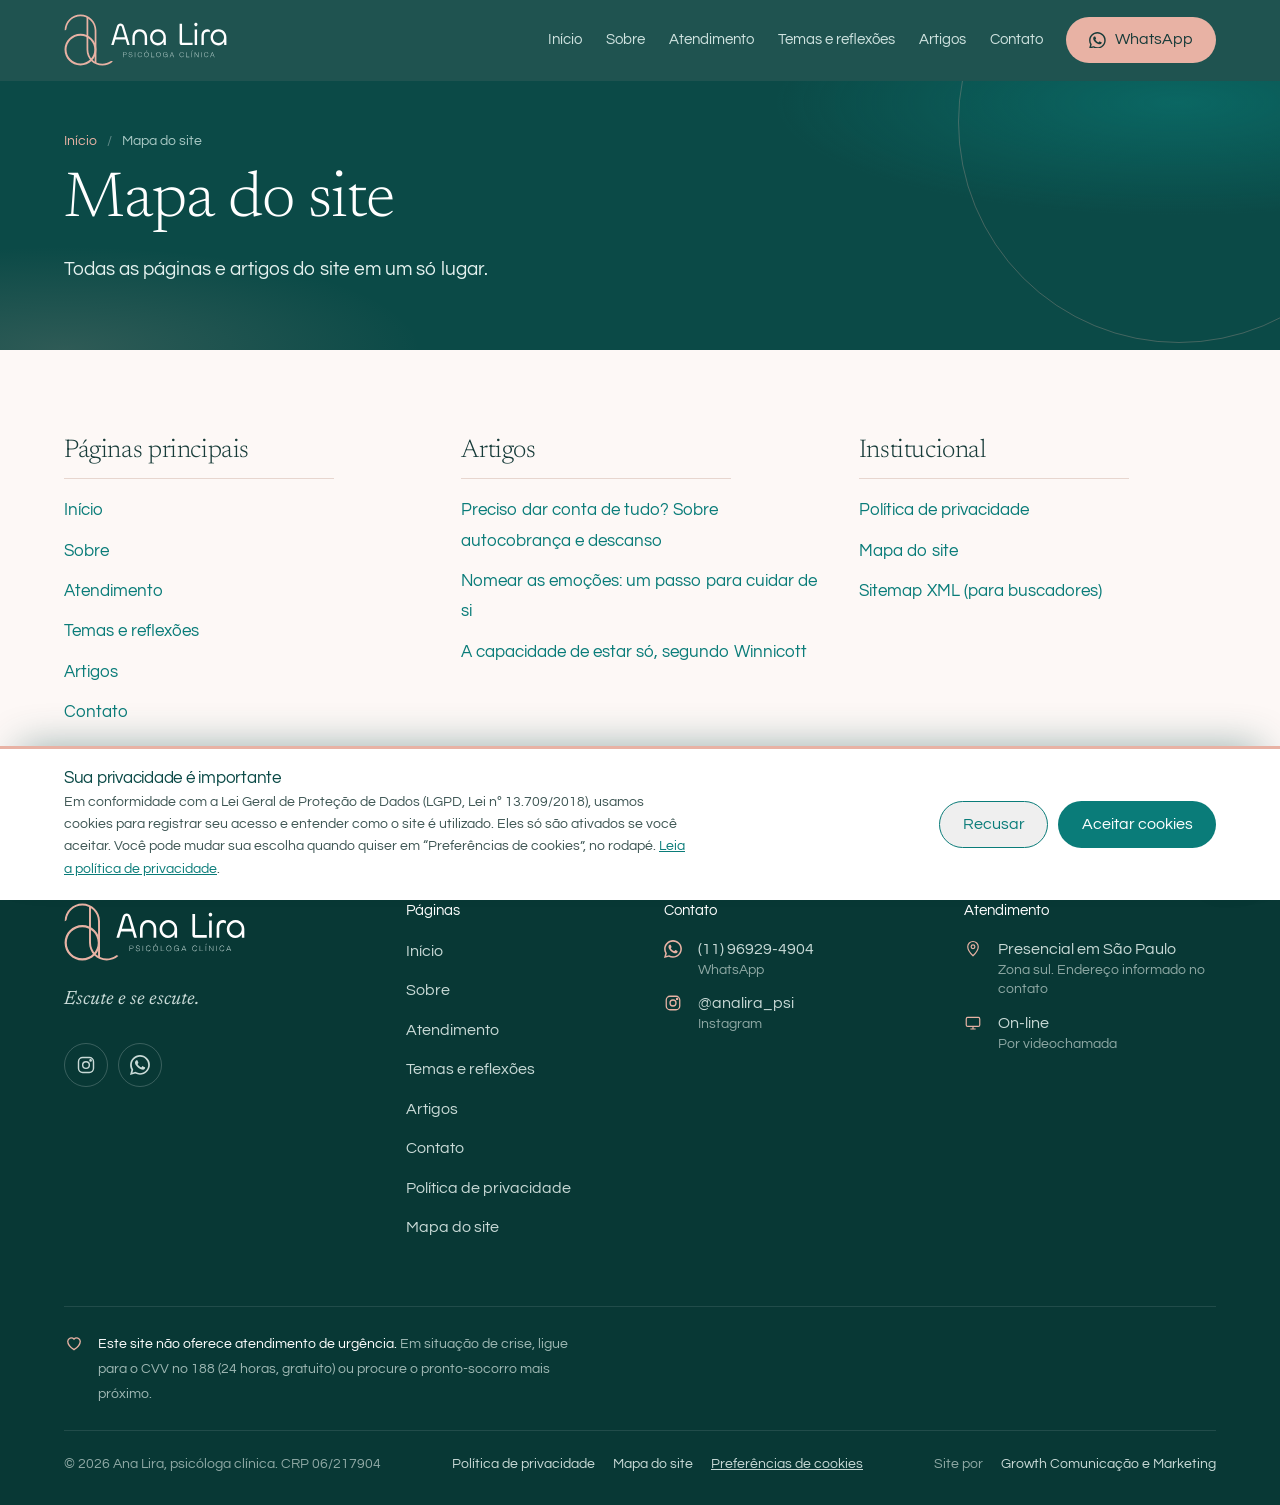
<file: mapa-do-site.html>
<!doctype html>
<html lang="pt-BR">
<head>
<meta charset="utf-8">
<meta name="viewport" content="width=device-width, initial-scale=1">
<title>Mapa do site | Ana Lira, psicóloga clínica</title>
<meta name="description" content="Todas as páginas e artigos do site de Ana Lira, psicóloga clínica, em um só lugar.">
<meta name="robots" content="index, follow, max-image-preview:large">
<meta name="author" content="Ana Lira">
<link rel="canonical" href="https://growthcomunica.github.io/ana-lira-site/mapa-do-site.html">
<meta name="theme-color" content="#0C4542">
<meta property="og:locale" content="pt_BR">
<meta property="og:type" content="website">
<meta property="og:site_name" content="Ana Lira, Psicóloga clínica">
<meta property="og:title" content="Mapa do site | Ana Lira, psicóloga clínica">
<meta property="og:description" content="Todas as páginas e artigos do site de Ana Lira, psicóloga clínica, em um só lugar.">
<meta property="og:url" content="https://growthcomunica.github.io/ana-lira-site/mapa-do-site.html">
<meta property="og:image" content="https://growthcomunica.github.io/ana-lira-site/assets/img/og-ana-lira.jpg">
<meta property="og:image:alt" content="Ana Lira, psicóloga clínica">
<meta name="twitter:card" content="summary_large_image">
<meta name="twitter:title" content="Mapa do site | Ana Lira, psicóloga clínica">
<meta name="twitter:description" content="Todas as páginas e artigos do site de Ana Lira, psicóloga clínica, em um só lugar.">
<meta name="twitter:image" content="https://growthcomunica.github.io/ana-lira-site/assets/img/og-ana-lira.jpg">
<link rel="icon" href="favicon.ico" sizes="any">
<link rel="icon" type="image/png" sizes="32x32" href="assets/img/favicon-32.png">
<link rel="apple-touch-icon" href="assets/img/apple-touch-icon.png">
<link rel="manifest" href="site.webmanifest">
<link rel="preload" href="assets/fonts/newsreader-latin-300-normal.woff2" as="font" type="font/woff2" crossorigin>
<link rel="preload" href="assets/fonts/questrial-latin-400-normal.woff2" as="font" type="font/woff2" crossorigin>
<link rel="stylesheet" href="assets/css/style.css">
<script>document.documentElement.classList.add('js')</script>
<script src="assets/js/analytics.js"></script>
<script type="application/ld+json">{"@context": "https://schema.org", "@graph": [{"@type": "Person", "@id": "https://growthcomunica.github.io/ana-lira-site/#ana-lira", "name": "Ana Lira", "jobTitle": "Psicóloga clínica", "alumniOf": {"@type": "CollegeOrUniversity", "name": "Pontifícia Universidade Católica de São Paulo (PUC-SP)"}, "image": "https://growthcomunica.github.io/ana-lira-site/assets/img/ana-lira-psicologa.webp", "sameAs": ["https://www.instagram.com/analira_psi"]}, {"@type": "Psychologist", "@id": "https://growthcomunica.github.io/ana-lira-site/#consultorio", "name": "Ana Lira, Psicóloga clínica", "description": "Psicoterapia individual de orientação psicanalítica para adultos, on-line e presencial.", "url": "https://growthcomunica.github.io/ana-lira-site/", "telephone": "+55 11 96929-4904", "image": "https://growthcomunica.github.io/ana-lira-site/assets/img/og-ana-lira.jpg", "areaServed": [{"@type": "City", "name": "São Paulo"}], "address": {"@type": "PostalAddress", "addressLocality": "São Paulo", "addressRegion": "SP", "addressCountry": "BR"}, "founder": {"@id": "https://growthcomunica.github.io/ana-lira-site/#ana-lira"}, "sameAs": ["https://www.instagram.com/analira_psi"], "knowsAbout": ["Psicoterapia", "Psicanálise", "Saúde mental"]}, {"@type": "WebSite", "@id": "https://growthcomunica.github.io/ana-lira-site/#site", "url": "https://growthcomunica.github.io/ana-lira-site/", "name": "Ana Lira, Psicóloga clínica", "inLanguage": "pt-BR"}, {"@type": "BreadcrumbList", "itemListElement": [{"@type": "ListItem", "position": 1, "name": "Início", "item": "https://growthcomunica.github.io/ana-lira-site/"}, {"@type": "ListItem", "position": 2, "name": "Mapa do site", "item": "https://growthcomunica.github.io/ana-lira-site/mapa-do-site.html"}]}]}</script>
</head>
<body class="v2">
<a class="skip" href="#conteudo">Pular para o conteúdo</a>
<header class="site-head">
  <div class="wrap head-in">
    <a class="brand" href="index.html"><img class="logo" src="assets/img/logo-ana-lira-negativo.svg" alt="Ana Lira, psicóloga clínica" width="160" height="51"></a>
    <button class="menu-btn" aria-label="Abrir menu" aria-expanded="false" aria-controls="nav"><span></span><span></span><span></span></button>
    <nav class="nav" id="nav" aria-label="Principal">
      <a href="index.html">Início</a>
      <a href="sobre.html">Sobre</a>
      <a href="atendimento.html">Atendimento</a>
      <a href="temas.html">Temas e reflexões</a>
      <a href="artigos.html">Artigos</a>
      <a href="contato.html">Contato</a>
      <a class="btn btn-primary" href="https://wa.me/5511969294904?text=Ol%C3%A1%2C%20Ana%21%20Vim%20pelo%20site%20e%20gostaria%20de%20informa%C3%A7%C3%B5es%20sobre%20o%20atendimento." target="_blank" rel="noopener" data-track="whatsapp" data-loc="header"><svg viewBox="0 0 24 24" fill="currentColor" aria-hidden="true"><path d="M17.5 14.4c-.3-.1-1.8-.9-2-1-.3-.1-.5-.1-.7.1-.2.3-.8 1-.9 1.2-.2.2-.3.2-.6.1-.3-.1-1.3-.5-2.4-1.5-.9-.8-1.5-1.8-1.7-2.1-.2-.3 0-.5.1-.6l.4-.5c.2-.2.2-.3.3-.5.1-.2.1-.4 0-.5l-.9-2.2c-.2-.6-.5-.5-.7-.5h-.6c-.2 0-.5.1-.8.4-.3.3-1 1-1 2.5s1.1 2.9 1.2 3.1c.1.2 2.1 3.2 5.1 4.5.7.3 1.3.5 1.7.6.7.2 1.4.2 1.9.1.6-.1 1.8-.7 2-1.4.3-.7.3-1.3.2-1.4-.1-.1-.3-.2-.6-.3zM12 21.8c-1.8 0-3.5-.5-5-1.4l-.4-.2-3.7 1 1-3.6-.2-.4c-1-1.6-1.5-3.3-1.5-5.2C2.2 6.6 6.6 2.2 12 2.2c2.6 0 5.1 1 6.9 2.9 1.8 1.8 2.9 4.3 2.9 6.9 0 5.4-4.4 9.8-9.8 9.8zm8.4-18.2C18.1 1.3 15.2 0 12 0 5.5 0 .1 5.4.1 11.9c0 2.1.5 4.1 1.6 5.9L0 24l6.3-1.7c1.7.9 3.7 1.4 5.7 1.4 6.6 0 11.9-5.4 11.9-11.9 0-3.2-1.2-6.2-3.5-8.2z"/></svg> WhatsApp</a>
    </nav>
  </div>
</header>
<main id="conteudo">
  <section class="b-page-hero">
    <div class="wrap">
      <nav aria-label="Você está em"><ol class="crumbs"><li><a href="index.html">Início</a></li><li aria-current="page">Mapa do site</li></ol></nav>
      <h1>Mapa do site</h1>
      <p class="b-lede">Todas as páginas e artigos do site em um só lugar.</p>
    </div>
  </section>

  <section class="b-sec">
    <div class="wrap">
      <div class="b-smap"><div class="b-smap-col reveal"><h2>Páginas principais</h2><ul><li><a href="index.html">Início</a></li><li><a href="sobre.html">Sobre</a></li><li><a href="atendimento.html">Atendimento</a></li><li><a href="temas.html">Temas e reflexões</a></li><li><a href="artigos.html">Artigos</a></li><li><a href="contato.html">Contato</a></li></ul></div><div class="b-smap-col reveal"><h2>Artigos</h2><ul><li><a href="artigo-autocobranca-e-descanso.html">Preciso dar conta de tudo? Sobre autocobrança e descanso</a></li><li><a href="artigo-nomear-emocoes.html">Nomear as emoções: um passo para cuidar de si</a></li><li><a href="artigo-capacidade-de-estar-so-winnicott.html">A capacidade de estar só, segundo Winnicott</a></li></ul></div><div class="b-smap-col reveal"><h2>Institucional</h2><ul><li><a href="privacidade.html">Política de privacidade</a></li><li><a href="mapa-do-site.html">Mapa do site</a></li><li><a href="sitemap.xml">Sitemap XML (para buscadores)</a></li></ul></div></div>
    </div>
  </section>

</main>
<footer class="site-foot">
  <div class="wrap">
    <div class="foot-grid">
      <div class="foot-brand">
        <a class="brand" href="index.html"><img class="logo" src="assets/img/logo-ana-lira-negativo.svg" alt="Ana Lira, psicóloga clínica" width="190" height="61" loading="lazy"></a>
        <p>Escute e se escute.</p>
        <div class="social">
          <a href="https://www.instagram.com/analira_psi" target="_blank" rel="noopener" aria-label="Instagram @analira_psi"><svg viewBox="0 0 24 24" fill="none" stroke="currentColor" stroke-width="1.7" aria-hidden="true"><rect x="3" y="3" width="18" height="18" rx="5"/><circle cx="12" cy="12" r="4"/><circle cx="17.5" cy="6.5" r=".8" fill="currentColor"/></svg></a>
          <a href="https://wa.me/5511969294904?text=Ol%C3%A1%2C%20Ana%21%20Vim%20pelo%20site%20e%20gostaria%20de%20informa%C3%A7%C3%B5es%20sobre%20o%20atendimento." target="_blank" rel="noopener" aria-label="WhatsApp" data-track="whatsapp" data-loc="footer"><svg viewBox="0 0 24 24" fill="currentColor" aria-hidden="true"><path d="M17.5 14.4c-.3-.1-1.8-.9-2-1-.3-.1-.5-.1-.7.1-.2.3-.8 1-.9 1.2-.2.2-.3.2-.6.1-.3-.1-1.3-.5-2.4-1.5-.9-.8-1.5-1.8-1.7-2.1-.2-.3 0-.5.1-.6l.4-.5c.2-.2.2-.3.3-.5.1-.2.1-.4 0-.5l-.9-2.2c-.2-.6-.5-.5-.7-.5h-.6c-.2 0-.5.1-.8.4-.3.3-1 1-1 2.5s1.1 2.9 1.2 3.1c.1.2 2.1 3.2 5.1 4.5.7.3 1.3.5 1.7.6.7.2 1.4.2 1.9.1.6-.1 1.8-.7 2-1.4.3-.7.3-1.3.2-1.4-.1-.1-.3-.2-.6-.3zM12 21.8c-1.8 0-3.5-.5-5-1.4l-.4-.2-3.7 1 1-3.6-.2-.4c-1-1.6-1.5-3.3-1.5-5.2C2.2 6.6 6.6 2.2 12 2.2c2.6 0 5.1 1 6.9 2.9 1.8 1.8 2.9 4.3 2.9 6.9 0 5.4-4.4 9.8-9.8 9.8zm8.4-18.2C18.1 1.3 15.2 0 12 0 5.5 0 .1 5.4.1 11.9c0 2.1.5 4.1 1.6 5.9L0 24l6.3-1.7c1.7.9 3.7 1.4 5.7 1.4 6.6 0 11.9-5.4 11.9-11.9 0-3.2-1.2-6.2-3.5-8.2z"/></svg></a>
        </div>
      </div>
      <div><h2 class="foot-h">Páginas</h2><ul><li><a href="index.html">Início</a></li><li><a href="sobre.html">Sobre</a></li><li><a href="atendimento.html">Atendimento</a></li><li><a href="temas.html">Temas e reflexões</a></li><li><a href="artigos.html">Artigos</a></li><li><a href="contato.html">Contato</a></li><li><a href="privacidade.html">Política de privacidade</a></li><li><a href="mapa-do-site.html">Mapa do site</a></li></ul></div>
      <div>
        <h2 class="foot-h">Contato</h2>
        <ul class="foot-contact">
          <li><svg viewBox="0 0 24 24" fill="currentColor" aria-hidden="true"><path d="M17.5 14.4c-.3-.1-1.8-.9-2-1-.3-.1-.5-.1-.7.1-.2.3-.8 1-.9 1.2-.2.2-.3.2-.6.1-.3-.1-1.3-.5-2.4-1.5-.9-.8-1.5-1.8-1.7-2.1-.2-.3 0-.5.1-.6l.4-.5c.2-.2.2-.3.3-.5.1-.2.1-.4 0-.5l-.9-2.2c-.2-.6-.5-.5-.7-.5h-.6c-.2 0-.5.1-.8.4-.3.3-1 1-1 2.5s1.1 2.9 1.2 3.1c.1.2 2.1 3.2 5.1 4.5.7.3 1.3.5 1.7.6.7.2 1.4.2 1.9.1.6-.1 1.8-.7 2-1.4.3-.7.3-1.3.2-1.4-.1-.1-.3-.2-.6-.3zM12 21.8c-1.8 0-3.5-.5-5-1.4l-.4-.2-3.7 1 1-3.6-.2-.4c-1-1.6-1.5-3.3-1.5-5.2C2.2 6.6 6.6 2.2 12 2.2c2.6 0 5.1 1 6.9 2.9 1.8 1.8 2.9 4.3 2.9 6.9 0 5.4-4.4 9.8-9.8 9.8zm8.4-18.2C18.1 1.3 15.2 0 12 0 5.5 0 .1 5.4.1 11.9c0 2.1.5 4.1 1.6 5.9L0 24l6.3-1.7c1.7.9 3.7 1.4 5.7 1.4 6.6 0 11.9-5.4 11.9-11.9 0-3.2-1.2-6.2-3.5-8.2z"/></svg><a href="https://wa.me/5511969294904?text=Ol%C3%A1%2C%20Ana%21%20Vim%20pelo%20site%20e%20gostaria%20de%20informa%C3%A7%C3%B5es%20sobre%20o%20atendimento." target="_blank" rel="noopener" data-track="whatsapp" data-loc="footer">(11) 96929-4904<small>WhatsApp</small></a></li>
          <li><svg viewBox="0 0 24 24" fill="none" stroke="currentColor" stroke-width="1.7" aria-hidden="true"><rect x="3" y="3" width="18" height="18" rx="5"/><circle cx="12" cy="12" r="4"/><circle cx="17.5" cy="6.5" r=".8" fill="currentColor"/></svg><a href="https://www.instagram.com/analira_psi" target="_blank" rel="noopener">@analira_psi<small>Instagram</small></a></li>
        </ul>
      </div>
      <div>
        <h2 class="foot-h">Atendimento</h2>
        <ul class="foot-contact">
          <li><svg viewBox="0 0 24 24" fill="none" stroke="currentColor" stroke-width="1.6" aria-hidden="true"><path d="M12 21s7-6.6 7-12a7 7 0 0 0-14 0c0 5.4 7 12 7 12z"/><circle cx="12" cy="9" r="2.5"/></svg><span>Presencial em São Paulo<small>Zona sul. Endereço informado no contato</small></span></li>
          <li><svg viewBox="0 0 24 24" fill="none" stroke="currentColor" stroke-width="1.6" aria-hidden="true"><rect x="3" y="4.5" width="18" height="12" rx="2"/><path d="M8.5 20h7M12 16.5V20"/></svg><span>On-line<small>Por videochamada</small></span></li>
        </ul>
      </div>
    </div>
    <div class="foot-alert"><svg viewBox="0 0 24 24" fill="none" stroke="currentColor" stroke-width="1.6" aria-hidden="true"><path d="M12 20s-7.5-4.6-7.5-10A4.3 4.3 0 0 1 12 7.4 4.3 4.3 0 0 1 19.5 10c0 5.4-7.5 10-7.5 10z"/></svg><p><strong>Este site não oferece atendimento de urgência.</strong> Em situação de crise, ligue para o CVV no 188 (24 horas, gratuito) ou procure o pronto-socorro mais próximo.</p></div>
    <div class="foot-bottom">
      <span>© 2026 Ana Lira, psicóloga clínica. CRP 06/217904</span>
      <span><a href="privacidade.html">Política de privacidade</a><a href="mapa-do-site.html">Mapa do site</a><button type="button" class="cc-open">Preferências de cookies</button></span>
      <span>Site por <a href="https://growthcomunicacao.com.br" target="_blank" rel="noopener">Growth Comunicação e Marketing</a></span>
    </div>
  </div>
</footer>
<button class="to-top" aria-label="Voltar ao topo"><svg viewBox="0 0 24 24" fill="none" stroke="currentColor" stroke-width="1.8" aria-hidden="true"><path d="M12 19V5M6 11l6-6 6 6"/></svg></button>
<a class="wa-float" href="https://wa.me/5511969294904?text=Ol%C3%A1%2C%20Ana%21%20Vim%20pelo%20site%20e%20gostaria%20de%20informa%C3%A7%C3%B5es%20sobre%20o%20atendimento." target="_blank" rel="noopener" aria-label="Conversar pelo WhatsApp" data-track="whatsapp" data-loc="flutuante"><svg viewBox="0 0 24 24" fill="currentColor" aria-hidden="true"><path d="M17.5 14.4c-.3-.1-1.8-.9-2-1-.3-.1-.5-.1-.7.1-.2.3-.8 1-.9 1.2-.2.2-.3.2-.6.1-.3-.1-1.3-.5-2.4-1.5-.9-.8-1.5-1.8-1.7-2.1-.2-.3 0-.5.1-.6l.4-.5c.2-.2.2-.3.3-.5.1-.2.1-.4 0-.5l-.9-2.2c-.2-.6-.5-.5-.7-.5h-.6c-.2 0-.5.1-.8.4-.3.3-1 1-1 2.5s1.1 2.9 1.2 3.1c.1.2 2.1 3.2 5.1 4.5.7.3 1.3.5 1.7.6.7.2 1.4.2 1.9.1.6-.1 1.8-.7 2-1.4.3-.7.3-1.3.2-1.4-.1-.1-.3-.2-.6-.3zM12 21.8c-1.8 0-3.5-.5-5-1.4l-.4-.2-3.7 1 1-3.6-.2-.4c-1-1.6-1.5-3.3-1.5-5.2C2.2 6.6 6.6 2.2 12 2.2c2.6 0 5.1 1 6.9 2.9 1.8 1.8 2.9 4.3 2.9 6.9 0 5.4-4.4 9.8-9.8 9.8zm8.4-18.2C18.1 1.3 15.2 0 12 0 5.5 0 .1 5.4.1 11.9c0 2.1.5 4.1 1.6 5.9L0 24l6.3-1.7c1.7.9 3.7 1.4 5.7 1.4 6.6 0 11.9-5.4 11.9-11.9 0-3.2-1.2-6.2-3.5-8.2z"/></svg></a>
<script src="assets/js/main.js" defer></script>
</body>
</html>
</file>
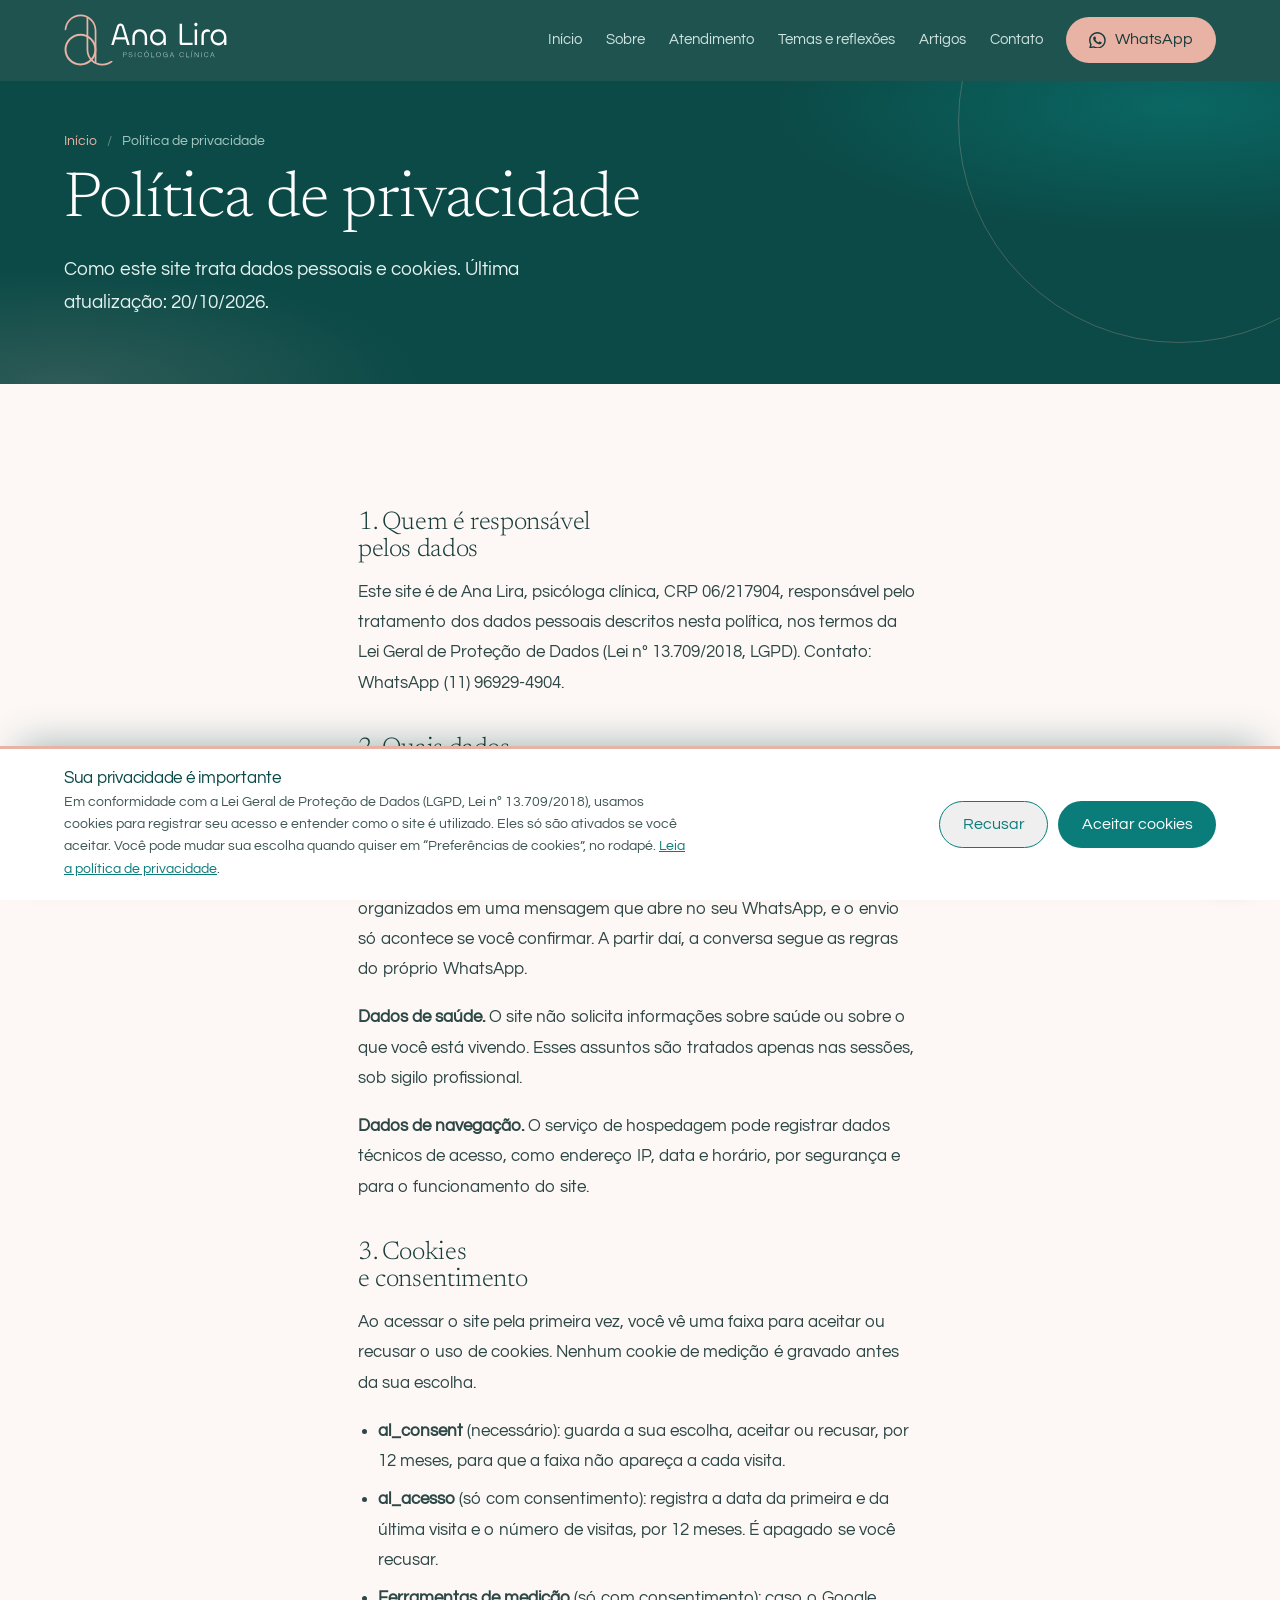
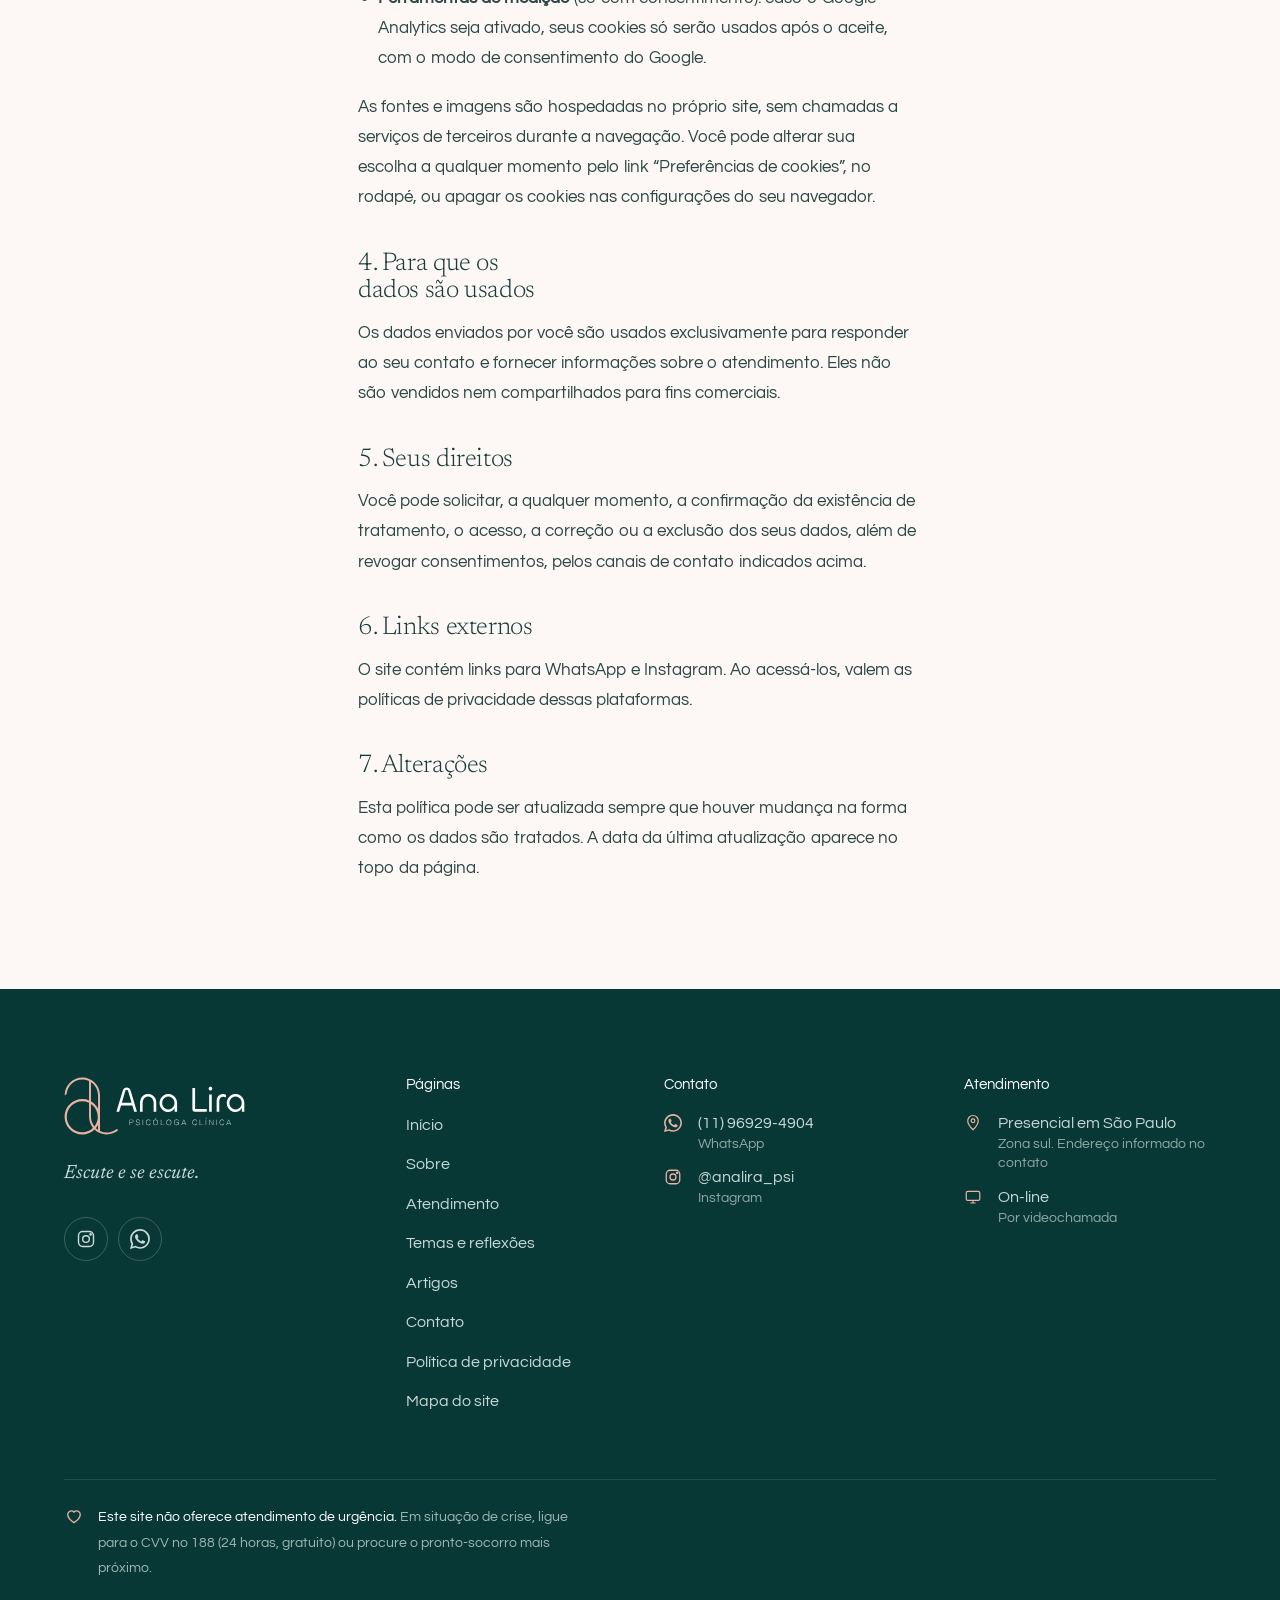
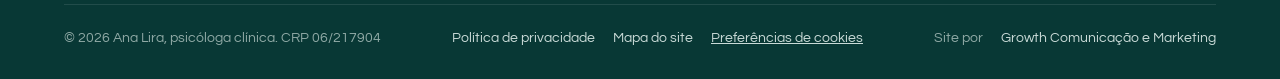
<file: privacidade.html>
<!doctype html>
<html lang="pt-BR">
<head>
<meta charset="utf-8">
<meta name="viewport" content="width=device-width, initial-scale=1">
<title>Política de privacidade | Ana Lira, psicóloga</title>
<meta name="description" content="Como este site trata dados pessoais, cookies e informações enviadas pelos visitantes.">
<meta name="robots" content="index, follow, max-image-preview:large">
<meta name="author" content="Ana Lira">
<link rel="canonical" href="https://growthcomunica.github.io/ana-lira-site/privacidade.html">
<meta name="theme-color" content="#0C4542">
<meta property="og:locale" content="pt_BR">
<meta property="og:type" content="website">
<meta property="og:site_name" content="Ana Lira, Psicóloga clínica">
<meta property="og:title" content="Política de privacidade | Ana Lira, psicóloga">
<meta property="og:description" content="Como este site trata dados pessoais, cookies e informações enviadas pelos visitantes.">
<meta property="og:url" content="https://growthcomunica.github.io/ana-lira-site/privacidade.html">
<meta property="og:image" content="https://growthcomunica.github.io/ana-lira-site/assets/img/og-ana-lira.jpg">
<meta property="og:image:alt" content="Ana Lira, psicóloga clínica">
<meta name="twitter:card" content="summary_large_image">
<meta name="twitter:title" content="Política de privacidade | Ana Lira, psicóloga">
<meta name="twitter:description" content="Como este site trata dados pessoais, cookies e informações enviadas pelos visitantes.">
<meta name="twitter:image" content="https://growthcomunica.github.io/ana-lira-site/assets/img/og-ana-lira.jpg">
<link rel="icon" href="favicon.ico" sizes="any">
<link rel="icon" type="image/png" sizes="32x32" href="assets/img/favicon-32.png">
<link rel="apple-touch-icon" href="assets/img/apple-touch-icon.png">
<link rel="manifest" href="site.webmanifest">
<link rel="preload" href="assets/fonts/newsreader-latin-300-normal.woff2" as="font" type="font/woff2" crossorigin>
<link rel="preload" href="assets/fonts/questrial-latin-400-normal.woff2" as="font" type="font/woff2" crossorigin>
<link rel="stylesheet" href="assets/css/style.css">
<script>document.documentElement.classList.add('js')</script>
<script src="assets/js/analytics.js"></script>
<script type="application/ld+json">{"@context": "https://schema.org", "@graph": [{"@type": "Person", "@id": "https://growthcomunica.github.io/ana-lira-site/#ana-lira", "name": "Ana Lira", "jobTitle": "Psicóloga clínica", "alumniOf": {"@type": "CollegeOrUniversity", "name": "Pontifícia Universidade Católica de São Paulo (PUC-SP)"}, "image": "https://growthcomunica.github.io/ana-lira-site/assets/img/ana-lira-psicologa.webp", "sameAs": ["https://www.instagram.com/analira_psi"]}, {"@type": "Psychologist", "@id": "https://growthcomunica.github.io/ana-lira-site/#consultorio", "name": "Ana Lira, Psicóloga clínica", "description": "Psicoterapia individual de orientação psicanalítica para adultos, on-line e presencial.", "url": "https://growthcomunica.github.io/ana-lira-site/", "telephone": "+55 11 96929-4904", "image": "https://growthcomunica.github.io/ana-lira-site/assets/img/og-ana-lira.jpg", "areaServed": [{"@type": "City", "name": "São Paulo"}], "address": {"@type": "PostalAddress", "addressLocality": "São Paulo", "addressRegion": "SP", "addressCountry": "BR"}, "founder": {"@id": "https://growthcomunica.github.io/ana-lira-site/#ana-lira"}, "sameAs": ["https://www.instagram.com/analira_psi"], "knowsAbout": ["Psicoterapia", "Psicanálise", "Saúde mental"]}, {"@type": "WebSite", "@id": "https://growthcomunica.github.io/ana-lira-site/#site", "url": "https://growthcomunica.github.io/ana-lira-site/", "name": "Ana Lira, Psicóloga clínica", "inLanguage": "pt-BR"}, {"@type": "BreadcrumbList", "itemListElement": [{"@type": "ListItem", "position": 1, "name": "Início", "item": "https://growthcomunica.github.io/ana-lira-site/"}, {"@type": "ListItem", "position": 2, "name": "Política de privacidade", "item": "https://growthcomunica.github.io/ana-lira-site/privacidade.html"}]}]}</script>
</head>
<body class="v2">
<a class="skip" href="#conteudo">Pular para o conteúdo</a>
<header class="site-head">
  <div class="wrap head-in">
    <a class="brand" href="index.html"><img class="logo" src="assets/img/logo-ana-lira-negativo.svg" alt="Ana Lira, psicóloga clínica" width="160" height="51"></a>
    <button class="menu-btn" aria-label="Abrir menu" aria-expanded="false" aria-controls="nav"><span></span><span></span><span></span></button>
    <nav class="nav" id="nav" aria-label="Principal">
      <a href="index.html">Início</a>
      <a href="sobre.html">Sobre</a>
      <a href="atendimento.html">Atendimento</a>
      <a href="temas.html">Temas e reflexões</a>
      <a href="artigos.html">Artigos</a>
      <a href="contato.html">Contato</a>
      <a class="btn btn-primary" href="https://wa.me/5511969294904?text=Ol%C3%A1%2C%20Ana%21%20Vim%20pelo%20site%20e%20gostaria%20de%20informa%C3%A7%C3%B5es%20sobre%20o%20atendimento." target="_blank" rel="noopener" data-track="whatsapp" data-loc="header"><svg viewBox="0 0 24 24" fill="currentColor" aria-hidden="true"><path d="M17.5 14.4c-.3-.1-1.8-.9-2-1-.3-.1-.5-.1-.7.1-.2.3-.8 1-.9 1.2-.2.2-.3.2-.6.1-.3-.1-1.3-.5-2.4-1.5-.9-.8-1.5-1.8-1.7-2.1-.2-.3 0-.5.1-.6l.4-.5c.2-.2.2-.3.3-.5.1-.2.1-.4 0-.5l-.9-2.2c-.2-.6-.5-.5-.7-.5h-.6c-.2 0-.5.1-.8.4-.3.3-1 1-1 2.5s1.1 2.9 1.2 3.1c.1.2 2.1 3.2 5.1 4.5.7.3 1.3.5 1.7.6.7.2 1.4.2 1.9.1.6-.1 1.8-.7 2-1.4.3-.7.3-1.3.2-1.4-.1-.1-.3-.2-.6-.3zM12 21.8c-1.8 0-3.5-.5-5-1.4l-.4-.2-3.7 1 1-3.6-.2-.4c-1-1.6-1.5-3.3-1.5-5.2C2.2 6.6 6.6 2.2 12 2.2c2.6 0 5.1 1 6.9 2.9 1.8 1.8 2.9 4.3 2.9 6.9 0 5.4-4.4 9.8-9.8 9.8zm8.4-18.2C18.1 1.3 15.2 0 12 0 5.5 0 .1 5.4.1 11.9c0 2.1.5 4.1 1.6 5.9L0 24l6.3-1.7c1.7.9 3.7 1.4 5.7 1.4 6.6 0 11.9-5.4 11.9-11.9 0-3.2-1.2-6.2-3.5-8.2z"/></svg> WhatsApp</a>
    </nav>
  </div>
</header>
<main id="conteudo">
  <section class="b-page-hero">
    <div class="wrap">
      <nav aria-label="Você está em"><ol class="crumbs"><li><a href="index.html">Início</a></li><li aria-current="page">Política de privacidade</li></ol></nav>
      <h1>Política de privacidade</h1>
      <p class="b-lede">Como este site trata dados pessoais e cookies. Última atualização: 20/10/2026.</p>
    </div>
  </section>

  <section class="b-sec">
    <div class="wrap b-prose b-prose-page">
      <h2>1. Quem é responsável pelos dados</h2>
      <p>Este site é de Ana Lira, psicóloga clínica, CRP 06/217904, responsável pelo tratamento dos dados pessoais descritos nesta política, nos termos da Lei Geral de Proteção de Dados (Lei nº 13.709/2018, LGPD). Contato: WhatsApp (11) 96929-4904.</p>

      <h2>2. Quais dados são tratados</h2>
      <p><strong>Formulário de contato.</strong> O formulário pede nome, telefone, modalidade de interesse e período preferido. Esses dados não são enviados nem armazenados por este site: ao clicar em enviar, eles são apenas organizados em uma mensagem que abre no seu WhatsApp, e o envio só acontece se você confirmar. A partir daí, a conversa segue as regras do próprio WhatsApp.</p>
      <p><strong>Dados de saúde.</strong> O site não solicita informações sobre saúde ou sobre o que você está vivendo. Esses assuntos são tratados apenas nas sessões, sob sigilo profissional.</p>
      <p><strong>Dados de navegação.</strong> O serviço de hospedagem pode registrar dados técnicos de acesso, como endereço IP, data e horário, por segurança e para o funcionamento do site.</p>

      <h2>3. Cookies e consentimento</h2>
      <p>Ao acessar o site pela primeira vez, você vê uma faixa para aceitar ou recusar o uso de cookies. Nenhum cookie de medição é gravado antes da sua escolha.</p>
      <ul>
        <li><strong>al_consent</strong> (necessário): guarda a sua escolha, aceitar ou recusar, por 12 meses, para que a faixa não apareça a cada visita.</li>
        <li><strong>al_acesso</strong> (só com consentimento): registra a data da primeira e da última visita e o número de visitas, por 12 meses. É apagado se você recusar.</li>
        <li><strong>Ferramentas de medição</strong> (só com consentimento): caso o Google Analytics seja ativado, seus cookies só serão usados após o aceite, com o modo de consentimento do Google.</li>
      </ul>
      <p>As fontes e imagens são hospedadas no próprio site, sem chamadas a serviços de terceiros durante a navegação. Você pode alterar sua escolha a qualquer momento pelo link “Preferências de cookies”, no rodapé, ou apagar os cookies nas configurações do seu navegador.</p>

      <h2>4. Para que os dados são usados</h2>
      <p>Os dados enviados por você são usados exclusivamente para responder ao seu contato e fornecer informações sobre o atendimento. Eles não são vendidos nem compartilhados para fins comerciais.</p>

      <h2>5. Seus direitos</h2>
      <p>Você pode solicitar, a qualquer momento, a confirmação da existência de tratamento, o acesso, a correção ou a exclusão dos seus dados, além de revogar consentimentos, pelos canais de contato indicados acima.</p>

      <h2>6. Links externos</h2>
      <p>O site contém links para WhatsApp e Instagram. Ao acessá-los, valem as políticas de privacidade dessas plataformas.</p>

      <h2>7. Alterações</h2>
      <p>Esta política pode ser atualizada sempre que houver mudança na forma como os dados são tratados. A data da última atualização aparece no topo da página.</p>
    </div>
  </section>

</main>
<footer class="site-foot">
  <div class="wrap">
    <div class="foot-grid">
      <div class="foot-brand">
        <a class="brand" href="index.html"><img class="logo" src="assets/img/logo-ana-lira-negativo.svg" alt="Ana Lira, psicóloga clínica" width="190" height="61" loading="lazy"></a>
        <p>Escute e se escute.</p>
        <div class="social">
          <a href="https://www.instagram.com/analira_psi" target="_blank" rel="noopener" aria-label="Instagram @analira_psi"><svg viewBox="0 0 24 24" fill="none" stroke="currentColor" stroke-width="1.7" aria-hidden="true"><rect x="3" y="3" width="18" height="18" rx="5"/><circle cx="12" cy="12" r="4"/><circle cx="17.5" cy="6.5" r=".8" fill="currentColor"/></svg></a>
          <a href="https://wa.me/5511969294904?text=Ol%C3%A1%2C%20Ana%21%20Vim%20pelo%20site%20e%20gostaria%20de%20informa%C3%A7%C3%B5es%20sobre%20o%20atendimento." target="_blank" rel="noopener" aria-label="WhatsApp" data-track="whatsapp" data-loc="footer"><svg viewBox="0 0 24 24" fill="currentColor" aria-hidden="true"><path d="M17.5 14.4c-.3-.1-1.8-.9-2-1-.3-.1-.5-.1-.7.1-.2.3-.8 1-.9 1.2-.2.2-.3.2-.6.1-.3-.1-1.3-.5-2.4-1.5-.9-.8-1.5-1.8-1.7-2.1-.2-.3 0-.5.1-.6l.4-.5c.2-.2.2-.3.3-.5.1-.2.1-.4 0-.5l-.9-2.2c-.2-.6-.5-.5-.7-.5h-.6c-.2 0-.5.1-.8.4-.3.3-1 1-1 2.5s1.1 2.9 1.2 3.1c.1.2 2.1 3.2 5.1 4.5.7.3 1.3.5 1.7.6.7.2 1.4.2 1.9.1.6-.1 1.8-.7 2-1.4.3-.7.3-1.3.2-1.4-.1-.1-.3-.2-.6-.3zM12 21.8c-1.8 0-3.5-.5-5-1.4l-.4-.2-3.7 1 1-3.6-.2-.4c-1-1.6-1.5-3.3-1.5-5.2C2.2 6.6 6.6 2.2 12 2.2c2.6 0 5.1 1 6.9 2.9 1.8 1.8 2.9 4.3 2.9 6.9 0 5.4-4.4 9.8-9.8 9.8zm8.4-18.2C18.1 1.3 15.2 0 12 0 5.5 0 .1 5.4.1 11.9c0 2.1.5 4.1 1.6 5.9L0 24l6.3-1.7c1.7.9 3.7 1.4 5.7 1.4 6.6 0 11.9-5.4 11.9-11.9 0-3.2-1.2-6.2-3.5-8.2z"/></svg></a>
        </div>
      </div>
      <div><h2 class="foot-h">Páginas</h2><ul><li><a href="index.html">Início</a></li><li><a href="sobre.html">Sobre</a></li><li><a href="atendimento.html">Atendimento</a></li><li><a href="temas.html">Temas e reflexões</a></li><li><a href="artigos.html">Artigos</a></li><li><a href="contato.html">Contato</a></li><li><a href="privacidade.html">Política de privacidade</a></li><li><a href="mapa-do-site.html">Mapa do site</a></li></ul></div>
      <div>
        <h2 class="foot-h">Contato</h2>
        <ul class="foot-contact">
          <li><svg viewBox="0 0 24 24" fill="currentColor" aria-hidden="true"><path d="M17.5 14.4c-.3-.1-1.8-.9-2-1-.3-.1-.5-.1-.7.1-.2.3-.8 1-.9 1.2-.2.2-.3.2-.6.1-.3-.1-1.3-.5-2.4-1.5-.9-.8-1.5-1.8-1.7-2.1-.2-.3 0-.5.1-.6l.4-.5c.2-.2.2-.3.3-.5.1-.2.1-.4 0-.5l-.9-2.2c-.2-.6-.5-.5-.7-.5h-.6c-.2 0-.5.1-.8.4-.3.3-1 1-1 2.5s1.1 2.9 1.2 3.1c.1.2 2.1 3.2 5.1 4.5.7.3 1.3.5 1.7.6.7.2 1.4.2 1.9.1.6-.1 1.8-.7 2-1.4.3-.7.3-1.3.2-1.4-.1-.1-.3-.2-.6-.3zM12 21.8c-1.8 0-3.5-.5-5-1.4l-.4-.2-3.7 1 1-3.6-.2-.4c-1-1.6-1.5-3.3-1.5-5.2C2.2 6.6 6.6 2.2 12 2.2c2.6 0 5.1 1 6.9 2.9 1.8 1.8 2.9 4.3 2.9 6.9 0 5.4-4.4 9.8-9.8 9.8zm8.4-18.2C18.1 1.3 15.2 0 12 0 5.5 0 .1 5.4.1 11.9c0 2.1.5 4.1 1.6 5.9L0 24l6.3-1.7c1.7.9 3.7 1.4 5.7 1.4 6.6 0 11.9-5.4 11.9-11.9 0-3.2-1.2-6.2-3.5-8.2z"/></svg><a href="https://wa.me/5511969294904?text=Ol%C3%A1%2C%20Ana%21%20Vim%20pelo%20site%20e%20gostaria%20de%20informa%C3%A7%C3%B5es%20sobre%20o%20atendimento." target="_blank" rel="noopener" data-track="whatsapp" data-loc="footer">(11) 96929-4904<small>WhatsApp</small></a></li>
          <li><svg viewBox="0 0 24 24" fill="none" stroke="currentColor" stroke-width="1.7" aria-hidden="true"><rect x="3" y="3" width="18" height="18" rx="5"/><circle cx="12" cy="12" r="4"/><circle cx="17.5" cy="6.5" r=".8" fill="currentColor"/></svg><a href="https://www.instagram.com/analira_psi" target="_blank" rel="noopener">@analira_psi<small>Instagram</small></a></li>
        </ul>
      </div>
      <div>
        <h2 class="foot-h">Atendimento</h2>
        <ul class="foot-contact">
          <li><svg viewBox="0 0 24 24" fill="none" stroke="currentColor" stroke-width="1.6" aria-hidden="true"><path d="M12 21s7-6.6 7-12a7 7 0 0 0-14 0c0 5.4 7 12 7 12z"/><circle cx="12" cy="9" r="2.5"/></svg><span>Presencial em São Paulo<small>Zona sul. Endereço informado no contato</small></span></li>
          <li><svg viewBox="0 0 24 24" fill="none" stroke="currentColor" stroke-width="1.6" aria-hidden="true"><rect x="3" y="4.5" width="18" height="12" rx="2"/><path d="M8.5 20h7M12 16.5V20"/></svg><span>On-line<small>Por videochamada</small></span></li>
        </ul>
      </div>
    </div>
    <div class="foot-alert"><svg viewBox="0 0 24 24" fill="none" stroke="currentColor" stroke-width="1.6" aria-hidden="true"><path d="M12 20s-7.5-4.6-7.5-10A4.3 4.3 0 0 1 12 7.4 4.3 4.3 0 0 1 19.5 10c0 5.4-7.5 10-7.5 10z"/></svg><p><strong>Este site não oferece atendimento de urgência.</strong> Em situação de crise, ligue para o CVV no 188 (24 horas, gratuito) ou procure o pronto-socorro mais próximo.</p></div>
    <div class="foot-bottom">
      <span>© 2026 Ana Lira, psicóloga clínica. CRP 06/217904</span>
      <span><a href="privacidade.html">Política de privacidade</a><a href="mapa-do-site.html">Mapa do site</a><button type="button" class="cc-open">Preferências de cookies</button></span>
      <span>Site por <a href="https://growthcomunicacao.com.br" target="_blank" rel="noopener">Growth Comunicação e Marketing</a></span>
    </div>
  </div>
</footer>
<button class="to-top" aria-label="Voltar ao topo"><svg viewBox="0 0 24 24" fill="none" stroke="currentColor" stroke-width="1.8" aria-hidden="true"><path d="M12 19V5M6 11l6-6 6 6"/></svg></button>
<a class="wa-float" href="https://wa.me/5511969294904?text=Ol%C3%A1%2C%20Ana%21%20Vim%20pelo%20site%20e%20gostaria%20de%20informa%C3%A7%C3%B5es%20sobre%20o%20atendimento." target="_blank" rel="noopener" aria-label="Conversar pelo WhatsApp" data-track="whatsapp" data-loc="flutuante"><svg viewBox="0 0 24 24" fill="currentColor" aria-hidden="true"><path d="M17.5 14.4c-.3-.1-1.8-.9-2-1-.3-.1-.5-.1-.7.1-.2.3-.8 1-.9 1.2-.2.2-.3.2-.6.1-.3-.1-1.3-.5-2.4-1.5-.9-.8-1.5-1.8-1.7-2.1-.2-.3 0-.5.1-.6l.4-.5c.2-.2.2-.3.3-.5.1-.2.1-.4 0-.5l-.9-2.2c-.2-.6-.5-.5-.7-.5h-.6c-.2 0-.5.1-.8.4-.3.3-1 1-1 2.5s1.1 2.9 1.2 3.1c.1.2 2.1 3.2 5.1 4.5.7.3 1.3.5 1.7.6.7.2 1.4.2 1.9.1.6-.1 1.8-.7 2-1.4.3-.7.3-1.3.2-1.4-.1-.1-.3-.2-.6-.3zM12 21.8c-1.8 0-3.5-.5-5-1.4l-.4-.2-3.7 1 1-3.6-.2-.4c-1-1.6-1.5-3.3-1.5-5.2C2.2 6.6 6.6 2.2 12 2.2c2.6 0 5.1 1 6.9 2.9 1.8 1.8 2.9 4.3 2.9 6.9 0 5.4-4.4 9.8-9.8 9.8zm8.4-18.2C18.1 1.3 15.2 0 12 0 5.5 0 .1 5.4.1 11.9c0 2.1.5 4.1 1.6 5.9L0 24l6.3-1.7c1.7.9 3.7 1.4 5.7 1.4 6.6 0 11.9-5.4 11.9-11.9 0-3.2-1.2-6.2-3.5-8.2z"/></svg></a>
<script src="assets/js/main.js" defer></script>
</body>
</html>
</file>
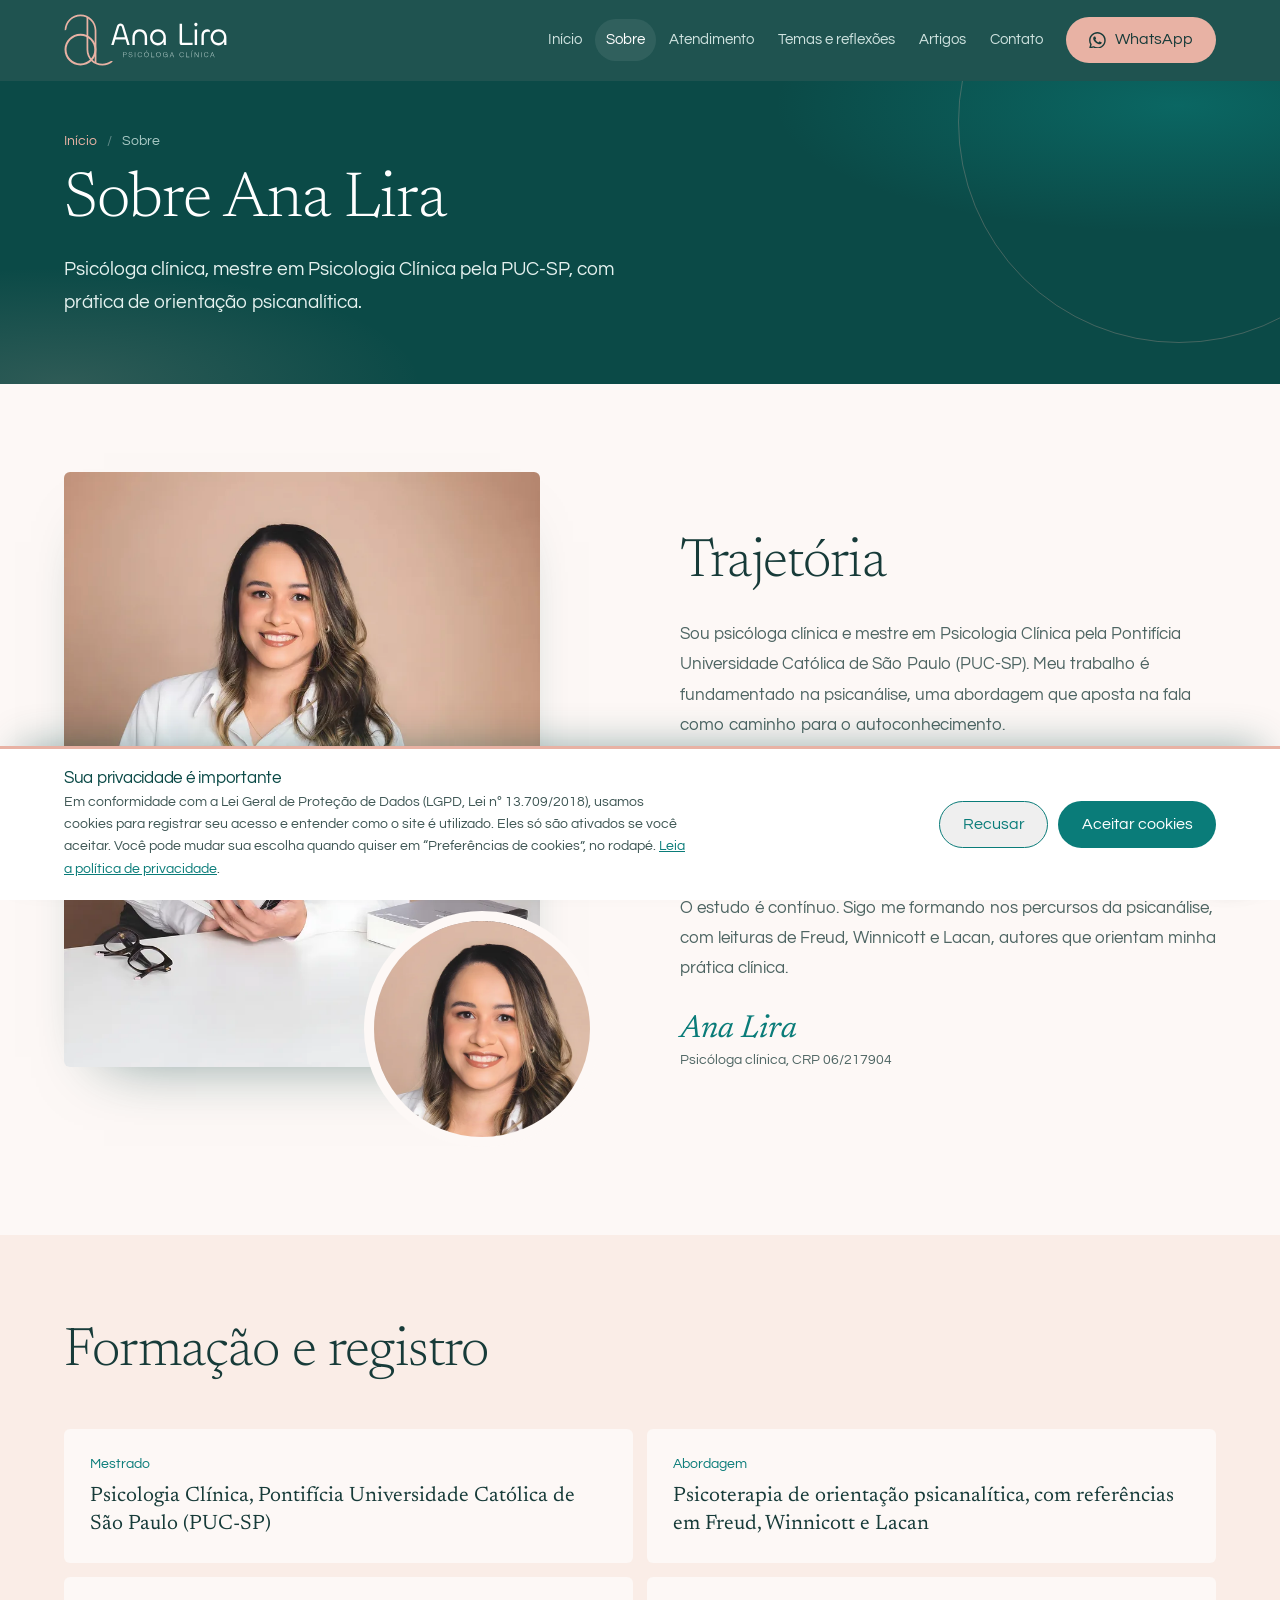
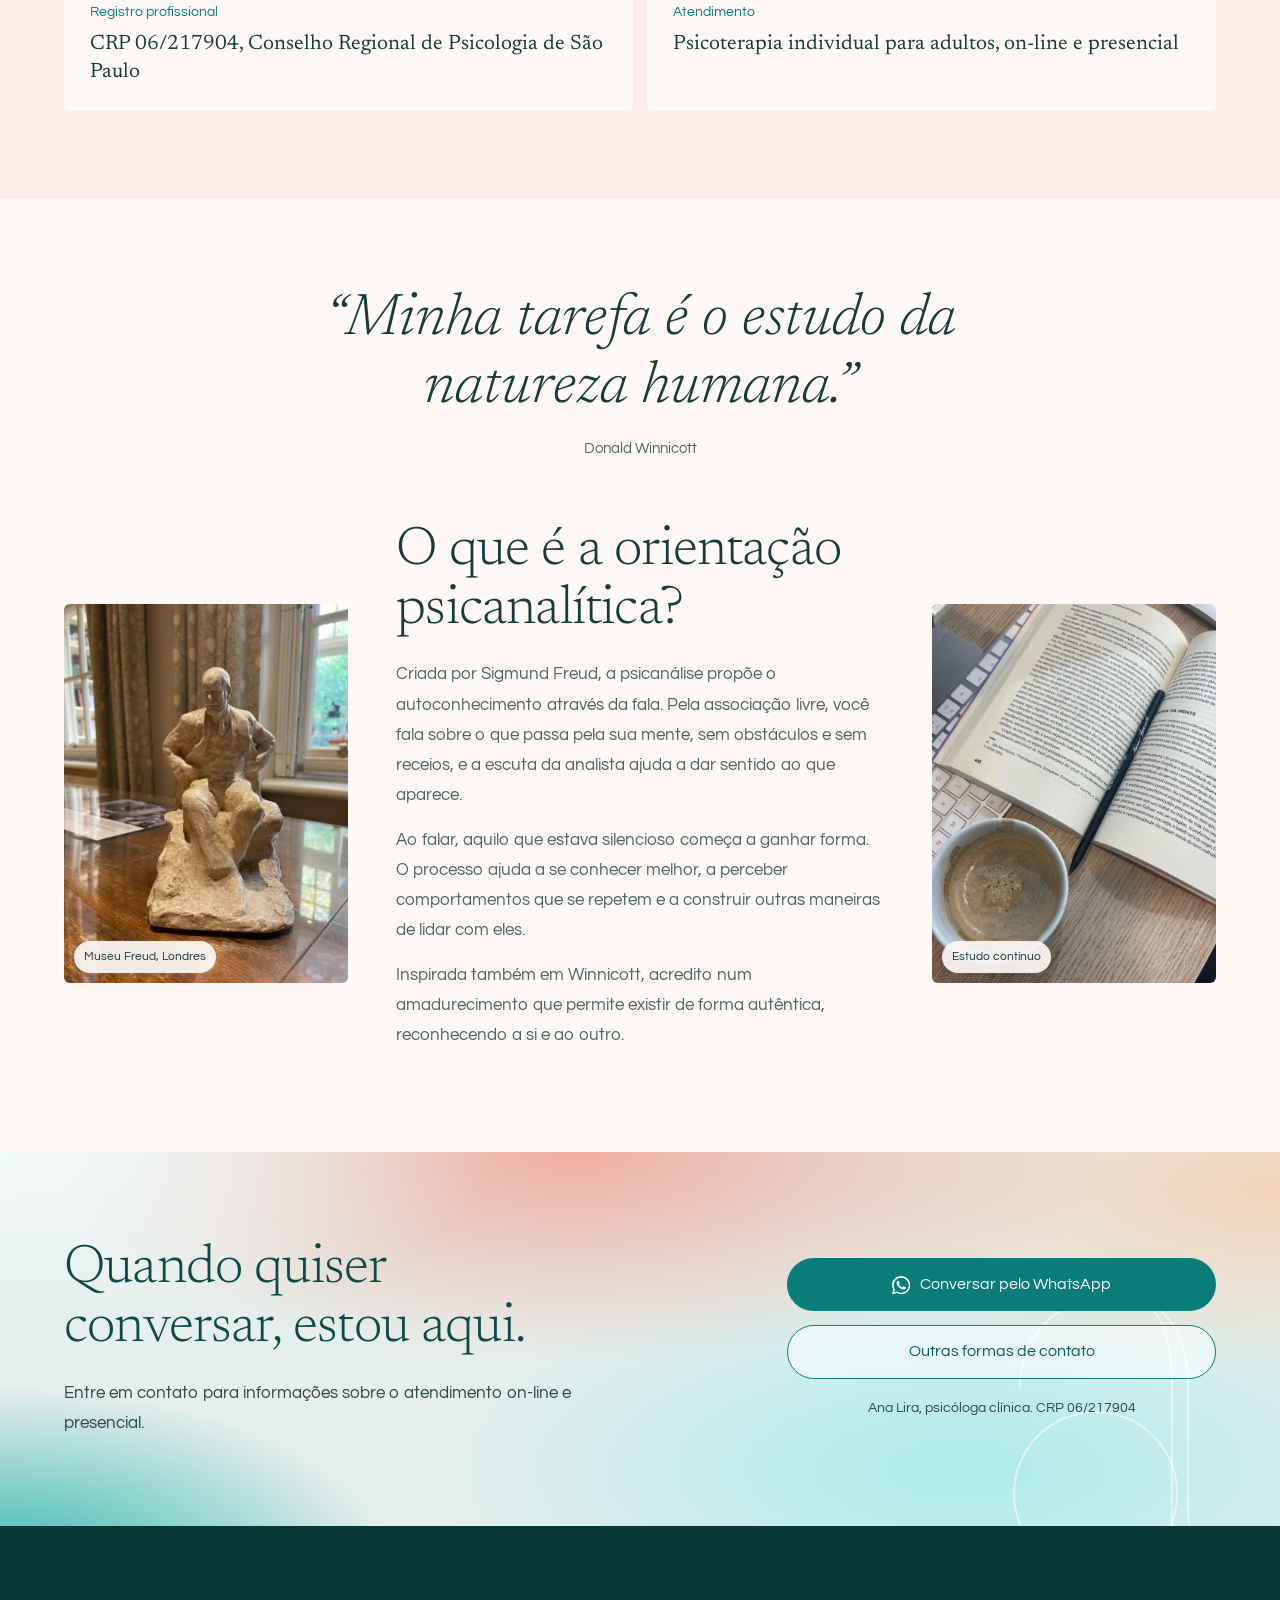
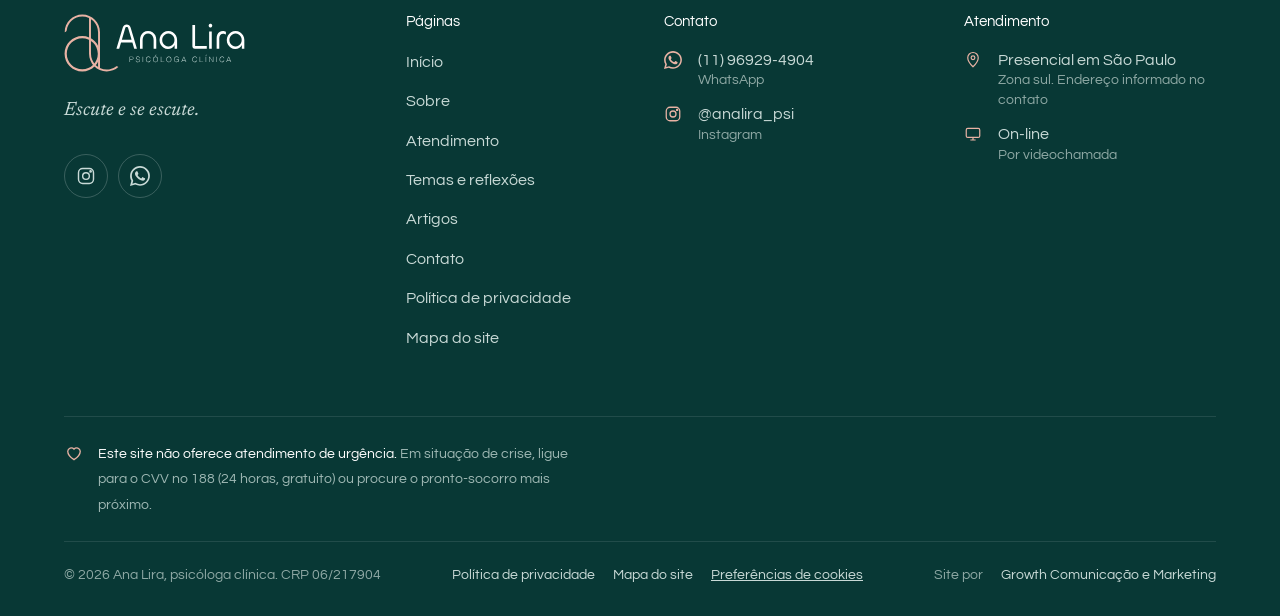
<file: sobre.html>
<!doctype html>
<html lang="pt-BR">
<head>
<meta charset="utf-8">
<meta name="viewport" content="width=device-width, initial-scale=1">
<title>Sobre Ana Lira | Psicóloga clínica, mestre pela PUC-SP</title>
<meta name="description" content="Conheça a trajetória de Ana Lira, psicóloga clínica com mestrado em Psicologia Clínica pela PUC-SP e prática de orientação psicanalítica.">
<meta name="robots" content="index, follow, max-image-preview:large">
<meta name="author" content="Ana Lira">
<link rel="canonical" href="https://growthcomunica.github.io/ana-lira-site/sobre.html">
<meta name="theme-color" content="#0C4542">
<meta property="og:locale" content="pt_BR">
<meta property="og:type" content="website">
<meta property="og:site_name" content="Ana Lira, Psicóloga clínica">
<meta property="og:title" content="Sobre Ana Lira | Psicóloga clínica, mestre pela PUC-SP">
<meta property="og:description" content="Conheça a trajetória de Ana Lira, psicóloga clínica com mestrado em Psicologia Clínica pela PUC-SP e prática de orientação psicanalítica.">
<meta property="og:url" content="https://growthcomunica.github.io/ana-lira-site/sobre.html">
<meta property="og:image" content="https://growthcomunica.github.io/ana-lira-site/assets/img/og-ana-lira.jpg">
<meta property="og:image:alt" content="Ana Lira, psicóloga clínica">
<meta name="twitter:card" content="summary_large_image">
<meta name="twitter:title" content="Sobre Ana Lira | Psicóloga clínica, mestre pela PUC-SP">
<meta name="twitter:description" content="Conheça a trajetória de Ana Lira, psicóloga clínica com mestrado em Psicologia Clínica pela PUC-SP e prática de orientação psicanalítica.">
<meta name="twitter:image" content="https://growthcomunica.github.io/ana-lira-site/assets/img/og-ana-lira.jpg">
<link rel="icon" href="favicon.ico" sizes="any">
<link rel="icon" type="image/png" sizes="32x32" href="assets/img/favicon-32.png">
<link rel="apple-touch-icon" href="assets/img/apple-touch-icon.png">
<link rel="manifest" href="site.webmanifest">
<link rel="preload" href="assets/fonts/newsreader-latin-300-normal.woff2" as="font" type="font/woff2" crossorigin>
<link rel="preload" href="assets/fonts/questrial-latin-400-normal.woff2" as="font" type="font/woff2" crossorigin>
<link rel="stylesheet" href="assets/css/style.css">
<script>document.documentElement.classList.add('js')</script>
<script src="assets/js/analytics.js"></script>
<script type="application/ld+json">{"@context": "https://schema.org", "@graph": [{"@type": "Person", "@id": "https://growthcomunica.github.io/ana-lira-site/#ana-lira", "name": "Ana Lira", "jobTitle": "Psicóloga clínica", "alumniOf": {"@type": "CollegeOrUniversity", "name": "Pontifícia Universidade Católica de São Paulo (PUC-SP)"}, "image": "https://growthcomunica.github.io/ana-lira-site/assets/img/ana-lira-psicologa.webp", "sameAs": ["https://www.instagram.com/analira_psi"]}, {"@type": "Psychologist", "@id": "https://growthcomunica.github.io/ana-lira-site/#consultorio", "name": "Ana Lira, Psicóloga clínica", "description": "Psicoterapia individual de orientação psicanalítica para adultos, on-line e presencial.", "url": "https://growthcomunica.github.io/ana-lira-site/", "telephone": "+55 11 96929-4904", "image": "https://growthcomunica.github.io/ana-lira-site/assets/img/og-ana-lira.jpg", "areaServed": [{"@type": "City", "name": "São Paulo"}], "address": {"@type": "PostalAddress", "addressLocality": "São Paulo", "addressRegion": "SP", "addressCountry": "BR"}, "founder": {"@id": "https://growthcomunica.github.io/ana-lira-site/#ana-lira"}, "sameAs": ["https://www.instagram.com/analira_psi"], "knowsAbout": ["Psicoterapia", "Psicanálise", "Saúde mental"]}, {"@type": "WebSite", "@id": "https://growthcomunica.github.io/ana-lira-site/#site", "url": "https://growthcomunica.github.io/ana-lira-site/", "name": "Ana Lira, Psicóloga clínica", "inLanguage": "pt-BR"}, {"@type": "BreadcrumbList", "itemListElement": [{"@type": "ListItem", "position": 1, "name": "Início", "item": "https://growthcomunica.github.io/ana-lira-site/"}, {"@type": "ListItem", "position": 2, "name": "Sobre", "item": "https://growthcomunica.github.io/ana-lira-site/sobre.html"}]}]}</script>
</head>
<body class="v2">
<a class="skip" href="#conteudo">Pular para o conteúdo</a>
<header class="site-head">
  <div class="wrap head-in">
    <a class="brand" href="index.html"><img class="logo" src="assets/img/logo-ana-lira-negativo.svg" alt="Ana Lira, psicóloga clínica" width="160" height="51"></a>
    <button class="menu-btn" aria-label="Abrir menu" aria-expanded="false" aria-controls="nav"><span></span><span></span><span></span></button>
    <nav class="nav" id="nav" aria-label="Principal">
      <a href="index.html">Início</a>
      <a href="sobre.html" class="active" aria-current="page">Sobre</a>
      <a href="atendimento.html">Atendimento</a>
      <a href="temas.html">Temas e reflexões</a>
      <a href="artigos.html">Artigos</a>
      <a href="contato.html">Contato</a>
      <a class="btn btn-primary" href="https://wa.me/5511969294904?text=Ol%C3%A1%2C%20Ana%21%20Vim%20pelo%20site%20e%20gostaria%20de%20informa%C3%A7%C3%B5es%20sobre%20o%20atendimento." target="_blank" rel="noopener" data-track="whatsapp" data-loc="header"><svg viewBox="0 0 24 24" fill="currentColor" aria-hidden="true"><path d="M17.5 14.4c-.3-.1-1.8-.9-2-1-.3-.1-.5-.1-.7.1-.2.3-.8 1-.9 1.2-.2.2-.3.2-.6.1-.3-.1-1.3-.5-2.4-1.5-.9-.8-1.5-1.8-1.7-2.1-.2-.3 0-.5.1-.6l.4-.5c.2-.2.2-.3.3-.5.1-.2.1-.4 0-.5l-.9-2.2c-.2-.6-.5-.5-.7-.5h-.6c-.2 0-.5.1-.8.4-.3.3-1 1-1 2.5s1.1 2.9 1.2 3.1c.1.2 2.1 3.2 5.1 4.5.7.3 1.3.5 1.7.6.7.2 1.4.2 1.9.1.6-.1 1.8-.7 2-1.4.3-.7.3-1.3.2-1.4-.1-.1-.3-.2-.6-.3zM12 21.8c-1.8 0-3.5-.5-5-1.4l-.4-.2-3.7 1 1-3.6-.2-.4c-1-1.6-1.5-3.3-1.5-5.2C2.2 6.6 6.6 2.2 12 2.2c2.6 0 5.1 1 6.9 2.9 1.8 1.8 2.9 4.3 2.9 6.9 0 5.4-4.4 9.8-9.8 9.8zm8.4-18.2C18.1 1.3 15.2 0 12 0 5.5 0 .1 5.4.1 11.9c0 2.1.5 4.1 1.6 5.9L0 24l6.3-1.7c1.7.9 3.7 1.4 5.7 1.4 6.6 0 11.9-5.4 11.9-11.9 0-3.2-1.2-6.2-3.5-8.2z"/></svg> WhatsApp</a>
    </nav>
  </div>
</header>
<main id="conteudo">
  <section class="b-page-hero">
    <div class="wrap">
      <nav aria-label="Você está em"><ol class="crumbs"><li><a href="index.html">Início</a></li><li aria-current="page">Sobre</li></ol></nav>
      <h1>Sobre Ana Lira</h1>
      <p class="b-lede">Psicóloga clínica, mestre em Psicologia Clínica pela PUC-SP, com prática de orientação psicanalítica.</p>
    </div>
  </section>

  <section class="b-sec b-about" aria-labelledby="traj-t">
    <div class="wrap b-about-grid">
      <div class="b-about-photos reveal">
        <img class="ph1" src="assets/img/ana-lira-psicologa.webp" alt="Ana Lira, psicóloga clínica, com um livro nas mãos" width="800" height="1000">
        <img class="ph2" src="assets/img/ana-lira-retrato.webp" alt="Retrato de Ana Lira" width="400" height="400" loading="lazy">
      </div>
      <div class="b-letter reveal">
        <h2 id="traj-t">Trajetória</h2>
        <p>Sou psicóloga clínica e mestre em Psicologia Clínica pela Pontifícia Universidade Católica de São Paulo (PUC-SP). Meu trabalho é fundamentado na psicanálise, uma abordagem que aposta na fala como caminho para o autoconhecimento.</p>
        <p>No consultório, recebo cada pessoa com escuta atenta e acolhimento. Não há pressa nem respostas prontas: construímos juntos um espaço seguro para que você possa falar livremente sobre o que sente, o que vive e o que se repete na sua história.</p>
        <p>O estudo é contínuo. Sigo me formando nos percursos da psicanálise, com leituras de Freud, Winnicott e Lacan, autores que orientam minha prática clínica.</p>
        <p class="b-sign">Ana Lira<small>Psicóloga clínica, CRP 06/217904</small></p>
      </div>
    </div>
  </section>

  <section class="b-sec b-care" aria-labelledby="form-t">
    <div class="wrap">
      <div class="b-head reveal"><h2 id="form-t">Formação e registro</h2></div>
      <dl class="b-dl stagger">
        <div><dt>Mestrado</dt><dd>Psicologia Clínica, Pontifícia Universidade Católica de São Paulo (PUC-SP)</dd></div>
        <div><dt>Abordagem</dt><dd>Psicoterapia de orientação psicanalítica, com referências em Freud, Winnicott e Lacan</dd></div>
        <div><dt>Registro profissional</dt><dd>CRP 06/217904, Conselho Regional de Psicologia de São Paulo</dd></div>
        <div><dt>Atendimento</dt><dd>Psicoterapia individual para adultos, on-line e presencial</dd></div>
      </dl>
    </div>
  </section>

  <section class="b-sec b-approach" aria-labelledby="psi-t">
    <div class="wrap">
      <p class="b-bigquote reveal">“Minha tarefa é o estudo da natureza humana.”<cite>Donald Winnicott</cite></p>
      <div class="b-approach-grid">
        <figure><img src="assets/img/museu-freud-londres.webp" alt="Escultura de Sigmund Freud no Museu Freud, em Londres" width="400" height="500" loading="lazy"><figcaption>Museu Freud, Londres</figcaption></figure>
        <div class="reveal">
          <h2 id="psi-t">O que é a orientação psicanalítica?</h2>
          <p>Criada por Sigmund Freud, a psicanálise propõe o autoconhecimento através da fala. Pela associação livre, você fala sobre o que passa pela sua mente, sem obstáculos e sem receios, e a escuta da analista ajuda a dar sentido ao que aparece.</p>
          <p>Ao falar, aquilo que estava silencioso começa a ganhar forma. O processo ajuda a se conhecer melhor, a perceber comportamentos que se repetem e a construir outras maneiras de lidar com eles.</p>
          <p>Inspirada também em Winnicott, acredito num amadurecimento que permite existir de forma autêntica, reconhecendo a si e ao outro.</p>
        </div>
        <figure><img src="assets/img/estudo-psicanalise.webp" alt="Livro aberto, caneta e café sobre a mesa de estudo" width="400" height="500" loading="lazy"><figcaption>Estudo contínuo</figcaption></figure>
      </div>
    </div>
  </section>

  <section class="cta-band" aria-labelledby="cta-t">
    <div class="wrap">
      <div class="cta-card reveal">
        <svg class="draw" viewBox="0 0 220 228" aria-hidden="true"><path style="--len:520" d="M14 82 C16 38 48 14 84 14 C116 14 126 40 126 76 V178 C126 206 142 220 170 220 H214"/><path style="--len:480" d="M98 16 C124 22 138 46 138 80 V172 C138 198 152 210 178 210"/><circle style="--len:390" cx="70" cy="160" r="60"/></svg>
        <div>
          <h2 id="cta-t">Quando quiser conversar, estou aqui.</h2>
          <p>Entre em contato para informações sobre o atendimento on-line e presencial.</p>
        </div>
        <div class="cta-actions">
          <a class="btn btn-light" href="https://wa.me/5511969294904?text=Ol%C3%A1%2C%20Ana%21%20Vim%20pelo%20site%20e%20gostaria%20de%20informa%C3%A7%C3%B5es%20sobre%20o%20atendimento." target="_blank" rel="noopener" data-track="whatsapp" data-loc="cta"><svg viewBox="0 0 24 24" fill="currentColor" aria-hidden="true"><path d="M17.5 14.4c-.3-.1-1.8-.9-2-1-.3-.1-.5-.1-.7.1-.2.3-.8 1-.9 1.2-.2.2-.3.2-.6.1-.3-.1-1.3-.5-2.4-1.5-.9-.8-1.5-1.8-1.7-2.1-.2-.3 0-.5.1-.6l.4-.5c.2-.2.2-.3.3-.5.1-.2.1-.4 0-.5l-.9-2.2c-.2-.6-.5-.5-.7-.5h-.6c-.2 0-.5.1-.8.4-.3.3-1 1-1 2.5s1.1 2.9 1.2 3.1c.1.2 2.1 3.2 5.1 4.5.7.3 1.3.5 1.7.6.7.2 1.4.2 1.9.1.6-.1 1.8-.7 2-1.4.3-.7.3-1.3.2-1.4-.1-.1-.3-.2-.6-.3zM12 21.8c-1.8 0-3.5-.5-5-1.4l-.4-.2-3.7 1 1-3.6-.2-.4c-1-1.6-1.5-3.3-1.5-5.2C2.2 6.6 6.6 2.2 12 2.2c2.6 0 5.1 1 6.9 2.9 1.8 1.8 2.9 4.3 2.9 6.9 0 5.4-4.4 9.8-9.8 9.8zm8.4-18.2C18.1 1.3 15.2 0 12 0 5.5 0 .1 5.4.1 11.9c0 2.1.5 4.1 1.6 5.9L0 24l6.3-1.7c1.7.9 3.7 1.4 5.7 1.4 6.6 0 11.9-5.4 11.9-11.9 0-3.2-1.2-6.2-3.5-8.2z"/></svg> Conversar pelo WhatsApp</a>
          <a class="btn btn-outline-light" href="contato.html">Outras formas de contato</a>
          <small>Ana Lira, psicóloga clínica. CRP 06/217904</small>
        </div>
      </div>
    </div>
  </section>

</main>
<footer class="site-foot">
  <div class="wrap">
    <div class="foot-grid">
      <div class="foot-brand">
        <a class="brand" href="index.html"><img class="logo" src="assets/img/logo-ana-lira-negativo.svg" alt="Ana Lira, psicóloga clínica" width="190" height="61" loading="lazy"></a>
        <p>Escute e se escute.</p>
        <div class="social">
          <a href="https://www.instagram.com/analira_psi" target="_blank" rel="noopener" aria-label="Instagram @analira_psi"><svg viewBox="0 0 24 24" fill="none" stroke="currentColor" stroke-width="1.7" aria-hidden="true"><rect x="3" y="3" width="18" height="18" rx="5"/><circle cx="12" cy="12" r="4"/><circle cx="17.5" cy="6.5" r=".8" fill="currentColor"/></svg></a>
          <a href="https://wa.me/5511969294904?text=Ol%C3%A1%2C%20Ana%21%20Vim%20pelo%20site%20e%20gostaria%20de%20informa%C3%A7%C3%B5es%20sobre%20o%20atendimento." target="_blank" rel="noopener" aria-label="WhatsApp" data-track="whatsapp" data-loc="footer"><svg viewBox="0 0 24 24" fill="currentColor" aria-hidden="true"><path d="M17.5 14.4c-.3-.1-1.8-.9-2-1-.3-.1-.5-.1-.7.1-.2.3-.8 1-.9 1.2-.2.2-.3.2-.6.1-.3-.1-1.3-.5-2.4-1.5-.9-.8-1.5-1.8-1.7-2.1-.2-.3 0-.5.1-.6l.4-.5c.2-.2.2-.3.3-.5.1-.2.1-.4 0-.5l-.9-2.2c-.2-.6-.5-.5-.7-.5h-.6c-.2 0-.5.1-.8.4-.3.3-1 1-1 2.5s1.1 2.9 1.2 3.1c.1.2 2.1 3.2 5.1 4.5.7.3 1.3.5 1.7.6.7.2 1.4.2 1.9.1.6-.1 1.8-.7 2-1.4.3-.7.3-1.3.2-1.4-.1-.1-.3-.2-.6-.3zM12 21.8c-1.8 0-3.5-.5-5-1.4l-.4-.2-3.7 1 1-3.6-.2-.4c-1-1.6-1.5-3.3-1.5-5.2C2.2 6.6 6.6 2.2 12 2.2c2.6 0 5.1 1 6.9 2.9 1.8 1.8 2.9 4.3 2.9 6.9 0 5.4-4.4 9.8-9.8 9.8zm8.4-18.2C18.1 1.3 15.2 0 12 0 5.5 0 .1 5.4.1 11.9c0 2.1.5 4.1 1.6 5.9L0 24l6.3-1.7c1.7.9 3.7 1.4 5.7 1.4 6.6 0 11.9-5.4 11.9-11.9 0-3.2-1.2-6.2-3.5-8.2z"/></svg></a>
        </div>
      </div>
      <div><h2 class="foot-h">Páginas</h2><ul><li><a href="index.html">Início</a></li><li><a href="sobre.html">Sobre</a></li><li><a href="atendimento.html">Atendimento</a></li><li><a href="temas.html">Temas e reflexões</a></li><li><a href="artigos.html">Artigos</a></li><li><a href="contato.html">Contato</a></li><li><a href="privacidade.html">Política de privacidade</a></li><li><a href="mapa-do-site.html">Mapa do site</a></li></ul></div>
      <div>
        <h2 class="foot-h">Contato</h2>
        <ul class="foot-contact">
          <li><svg viewBox="0 0 24 24" fill="currentColor" aria-hidden="true"><path d="M17.5 14.4c-.3-.1-1.8-.9-2-1-.3-.1-.5-.1-.7.1-.2.3-.8 1-.9 1.2-.2.2-.3.2-.6.1-.3-.1-1.3-.5-2.4-1.5-.9-.8-1.5-1.8-1.7-2.1-.2-.3 0-.5.1-.6l.4-.5c.2-.2.2-.3.3-.5.1-.2.1-.4 0-.5l-.9-2.2c-.2-.6-.5-.5-.7-.5h-.6c-.2 0-.5.1-.8.4-.3.3-1 1-1 2.5s1.1 2.9 1.2 3.1c.1.2 2.1 3.2 5.1 4.5.7.3 1.3.5 1.7.6.7.2 1.4.2 1.9.1.6-.1 1.8-.7 2-1.4.3-.7.3-1.3.2-1.4-.1-.1-.3-.2-.6-.3zM12 21.8c-1.8 0-3.5-.5-5-1.4l-.4-.2-3.7 1 1-3.6-.2-.4c-1-1.6-1.5-3.3-1.5-5.2C2.2 6.6 6.6 2.2 12 2.2c2.6 0 5.1 1 6.9 2.9 1.8 1.8 2.9 4.3 2.9 6.9 0 5.4-4.4 9.8-9.8 9.8zm8.4-18.2C18.1 1.3 15.2 0 12 0 5.5 0 .1 5.4.1 11.9c0 2.1.5 4.1 1.6 5.9L0 24l6.3-1.7c1.7.9 3.7 1.4 5.7 1.4 6.6 0 11.9-5.4 11.9-11.9 0-3.2-1.2-6.2-3.5-8.2z"/></svg><a href="https://wa.me/5511969294904?text=Ol%C3%A1%2C%20Ana%21%20Vim%20pelo%20site%20e%20gostaria%20de%20informa%C3%A7%C3%B5es%20sobre%20o%20atendimento." target="_blank" rel="noopener" data-track="whatsapp" data-loc="footer">(11) 96929-4904<small>WhatsApp</small></a></li>
          <li><svg viewBox="0 0 24 24" fill="none" stroke="currentColor" stroke-width="1.7" aria-hidden="true"><rect x="3" y="3" width="18" height="18" rx="5"/><circle cx="12" cy="12" r="4"/><circle cx="17.5" cy="6.5" r=".8" fill="currentColor"/></svg><a href="https://www.instagram.com/analira_psi" target="_blank" rel="noopener">@analira_psi<small>Instagram</small></a></li>
        </ul>
      </div>
      <div>
        <h2 class="foot-h">Atendimento</h2>
        <ul class="foot-contact">
          <li><svg viewBox="0 0 24 24" fill="none" stroke="currentColor" stroke-width="1.6" aria-hidden="true"><path d="M12 21s7-6.6 7-12a7 7 0 0 0-14 0c0 5.4 7 12 7 12z"/><circle cx="12" cy="9" r="2.5"/></svg><span>Presencial em São Paulo<small>Zona sul. Endereço informado no contato</small></span></li>
          <li><svg viewBox="0 0 24 24" fill="none" stroke="currentColor" stroke-width="1.6" aria-hidden="true"><rect x="3" y="4.5" width="18" height="12" rx="2"/><path d="M8.5 20h7M12 16.5V20"/></svg><span>On-line<small>Por videochamada</small></span></li>
        </ul>
      </div>
    </div>
    <div class="foot-alert"><svg viewBox="0 0 24 24" fill="none" stroke="currentColor" stroke-width="1.6" aria-hidden="true"><path d="M12 20s-7.5-4.6-7.5-10A4.3 4.3 0 0 1 12 7.4 4.3 4.3 0 0 1 19.5 10c0 5.4-7.5 10-7.5 10z"/></svg><p><strong>Este site não oferece atendimento de urgência.</strong> Em situação de crise, ligue para o CVV no 188 (24 horas, gratuito) ou procure o pronto-socorro mais próximo.</p></div>
    <div class="foot-bottom">
      <span>© 2026 Ana Lira, psicóloga clínica. CRP 06/217904</span>
      <span><a href="privacidade.html">Política de privacidade</a><a href="mapa-do-site.html">Mapa do site</a><button type="button" class="cc-open">Preferências de cookies</button></span>
      <span>Site por <a href="https://growthcomunicacao.com.br" target="_blank" rel="noopener">Growth Comunicação e Marketing</a></span>
    </div>
  </div>
</footer>
<button class="to-top" aria-label="Voltar ao topo"><svg viewBox="0 0 24 24" fill="none" stroke="currentColor" stroke-width="1.8" aria-hidden="true"><path d="M12 19V5M6 11l6-6 6 6"/></svg></button>
<a class="wa-float" href="https://wa.me/5511969294904?text=Ol%C3%A1%2C%20Ana%21%20Vim%20pelo%20site%20e%20gostaria%20de%20informa%C3%A7%C3%B5es%20sobre%20o%20atendimento." target="_blank" rel="noopener" aria-label="Conversar pelo WhatsApp" data-track="whatsapp" data-loc="flutuante"><svg viewBox="0 0 24 24" fill="currentColor" aria-hidden="true"><path d="M17.5 14.4c-.3-.1-1.8-.9-2-1-.3-.1-.5-.1-.7.1-.2.3-.8 1-.9 1.2-.2.2-.3.2-.6.1-.3-.1-1.3-.5-2.4-1.5-.9-.8-1.5-1.8-1.7-2.1-.2-.3 0-.5.1-.6l.4-.5c.2-.2.2-.3.3-.5.1-.2.1-.4 0-.5l-.9-2.2c-.2-.6-.5-.5-.7-.5h-.6c-.2 0-.5.1-.8.4-.3.3-1 1-1 2.5s1.1 2.9 1.2 3.1c.1.2 2.1 3.2 5.1 4.5.7.3 1.3.5 1.7.6.7.2 1.4.2 1.9.1.6-.1 1.8-.7 2-1.4.3-.7.3-1.3.2-1.4-.1-.1-.3-.2-.6-.3zM12 21.8c-1.8 0-3.5-.5-5-1.4l-.4-.2-3.7 1 1-3.6-.2-.4c-1-1.6-1.5-3.3-1.5-5.2C2.2 6.6 6.6 2.2 12 2.2c2.6 0 5.1 1 6.9 2.9 1.8 1.8 2.9 4.3 2.9 6.9 0 5.4-4.4 9.8-9.8 9.8zm8.4-18.2C18.1 1.3 15.2 0 12 0 5.5 0 .1 5.4.1 11.9c0 2.1.5 4.1 1.6 5.9L0 24l6.3-1.7c1.7.9 3.7 1.4 5.7 1.4 6.6 0 11.9-5.4 11.9-11.9 0-3.2-1.2-6.2-3.5-8.2z"/></svg></a>
<script src="assets/js/main.js" defer></script>
</body>
</html>
</file>
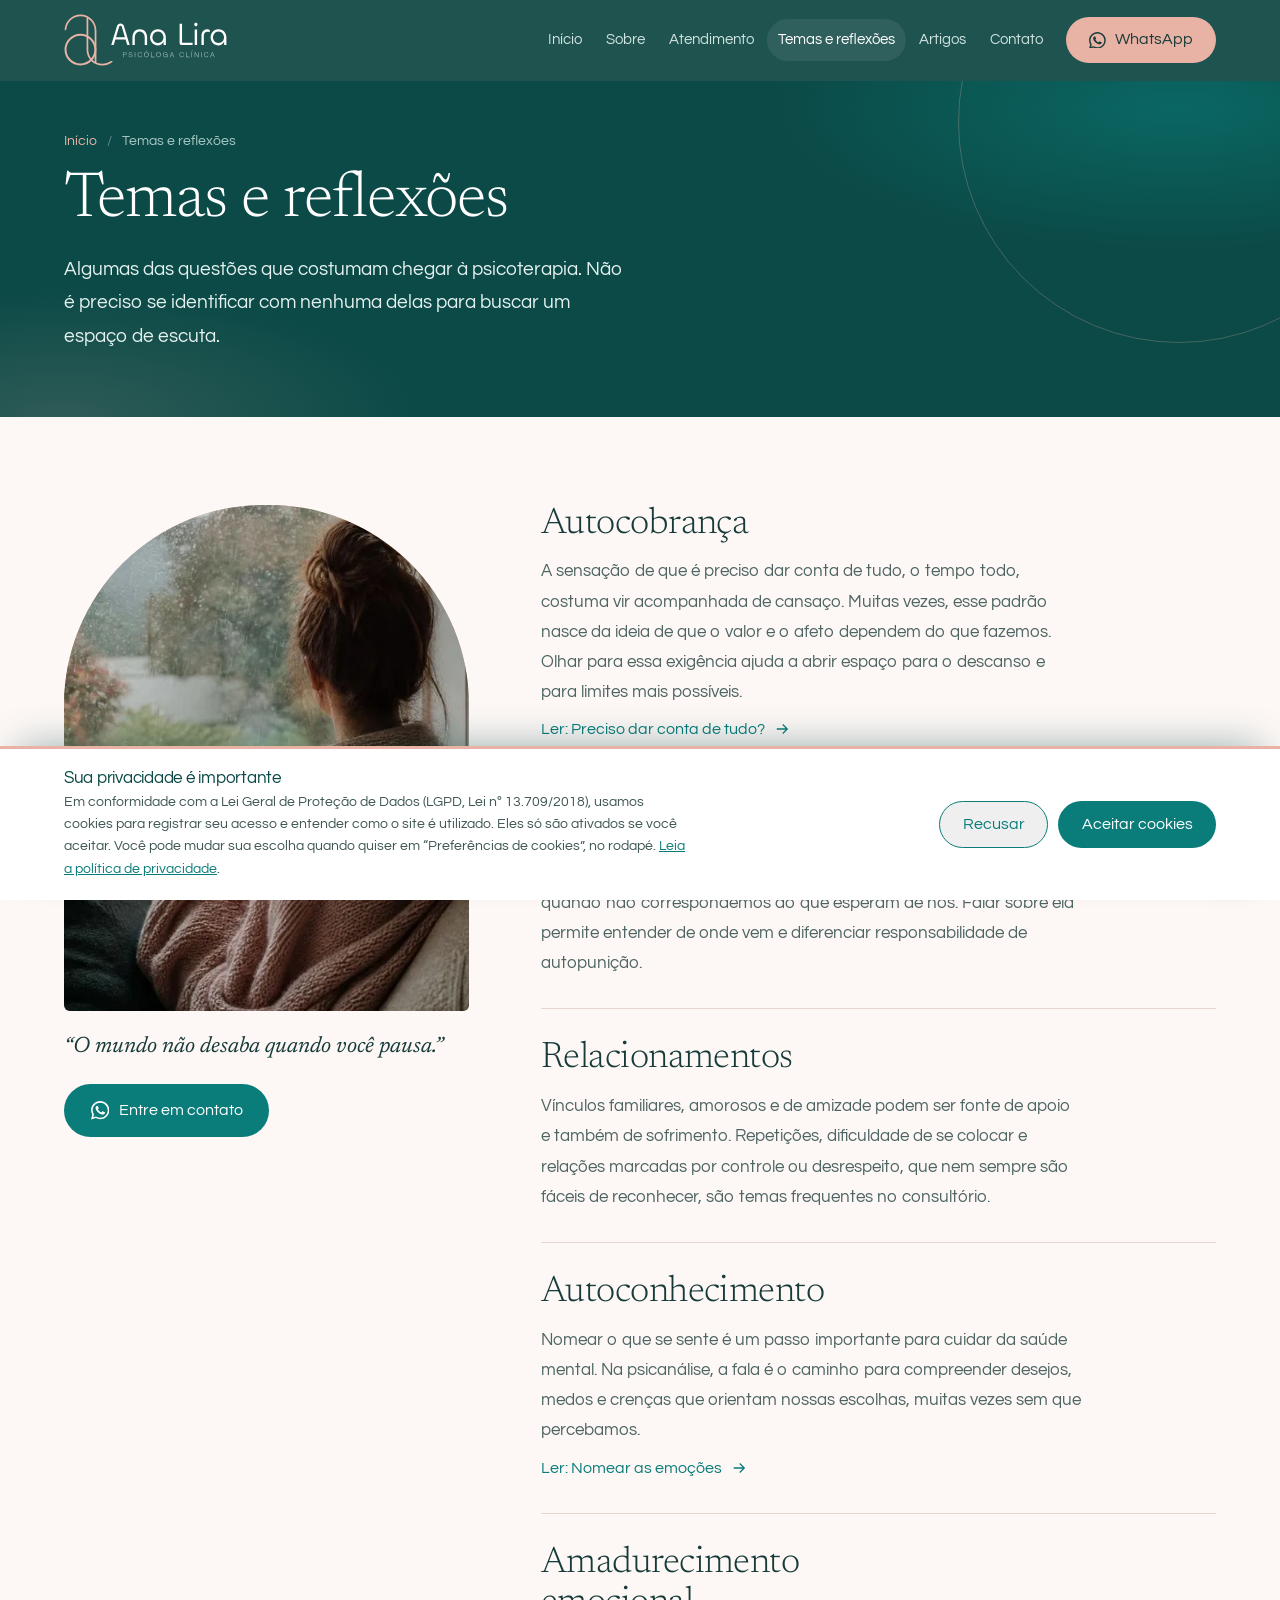
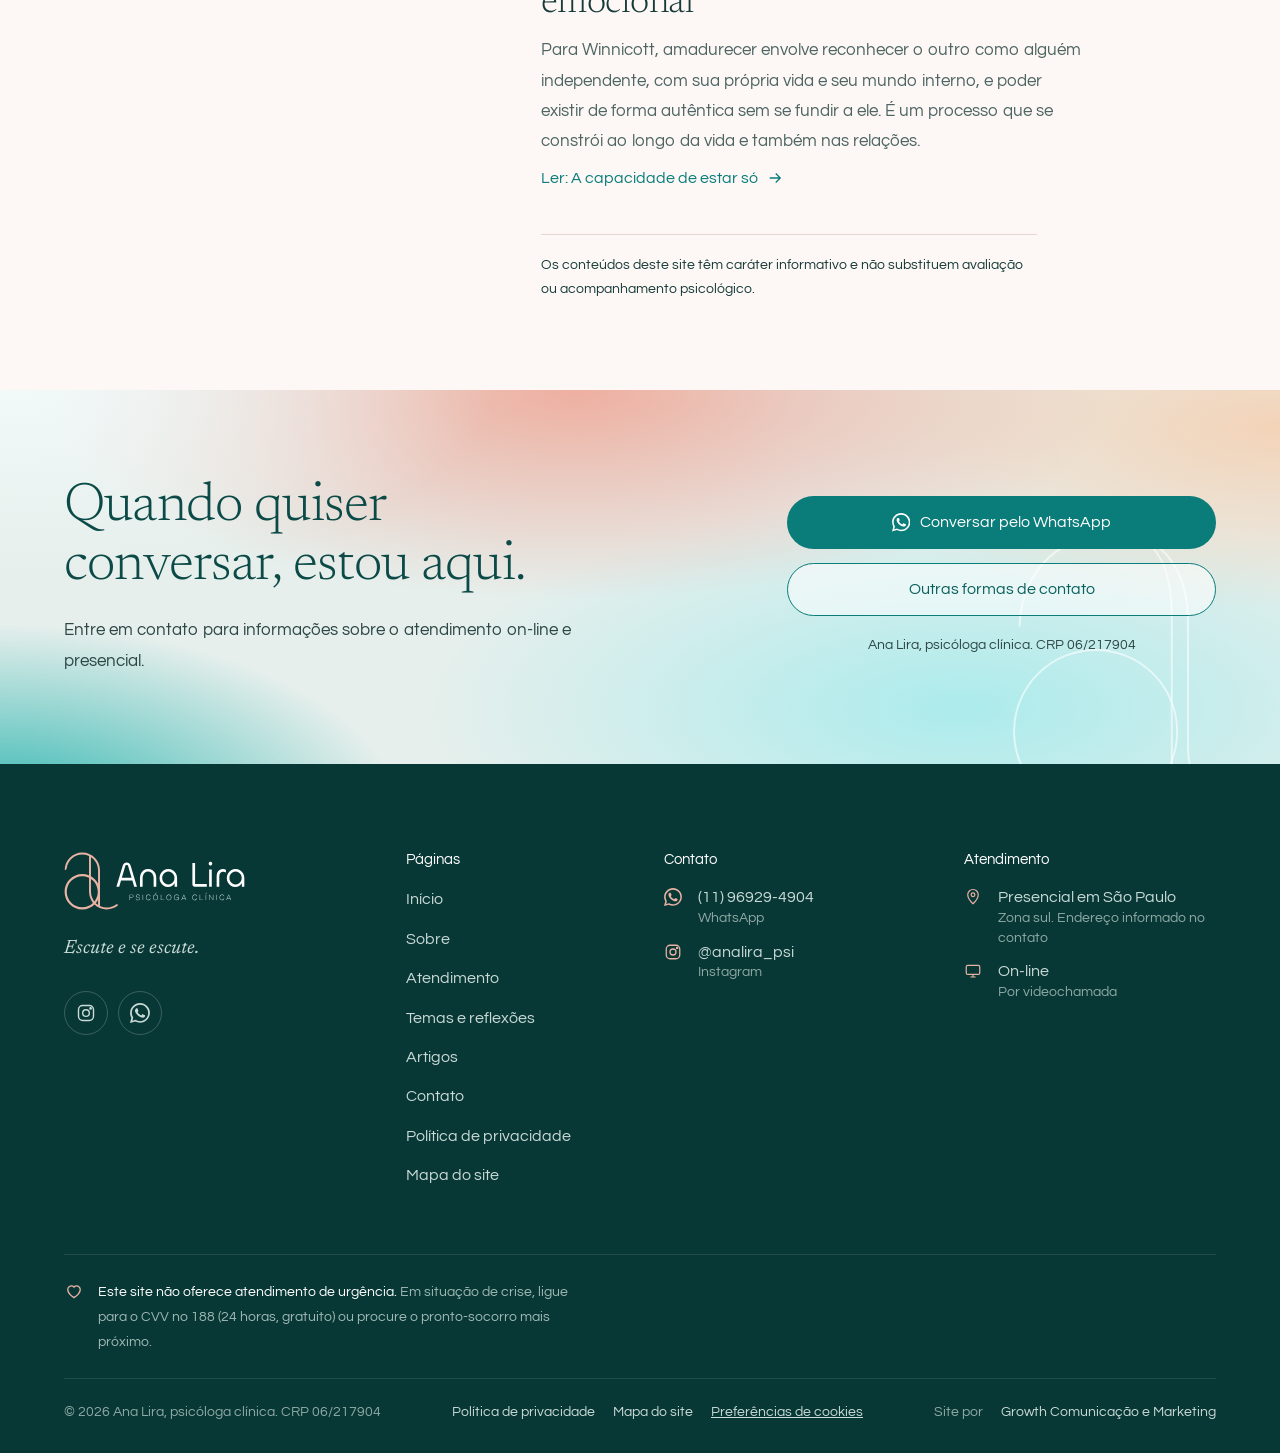
<file: temas.html>
<!doctype html>
<html lang="pt-BR">
<head>
<meta charset="utf-8">
<meta name="viewport" content="width=device-width, initial-scale=1">
<title>Temas e reflexões em psicoterapia | Ana Lira, psicóloga</title>
<meta name="description" content="Autocobrança, culpa, relacionamentos, autoconhecimento e amadurecimento emocional: temas que costumam chegar à psicoterapia.">
<meta name="robots" content="index, follow, max-image-preview:large">
<meta name="author" content="Ana Lira">
<link rel="canonical" href="https://growthcomunica.github.io/ana-lira-site/temas.html">
<meta name="theme-color" content="#0C4542">
<meta property="og:locale" content="pt_BR">
<meta property="og:type" content="website">
<meta property="og:site_name" content="Ana Lira, Psicóloga clínica">
<meta property="og:title" content="Temas e reflexões em psicoterapia | Ana Lira, psicóloga">
<meta property="og:description" content="Autocobrança, culpa, relacionamentos, autoconhecimento e amadurecimento emocional: temas que costumam chegar à psicoterapia.">
<meta property="og:url" content="https://growthcomunica.github.io/ana-lira-site/temas.html">
<meta property="og:image" content="https://growthcomunica.github.io/ana-lira-site/assets/img/og-ana-lira.jpg">
<meta property="og:image:alt" content="Ana Lira, psicóloga clínica">
<meta name="twitter:card" content="summary_large_image">
<meta name="twitter:title" content="Temas e reflexões em psicoterapia | Ana Lira, psicóloga">
<meta name="twitter:description" content="Autocobrança, culpa, relacionamentos, autoconhecimento e amadurecimento emocional: temas que costumam chegar à psicoterapia.">
<meta name="twitter:image" content="https://growthcomunica.github.io/ana-lira-site/assets/img/og-ana-lira.jpg">
<link rel="icon" href="favicon.ico" sizes="any">
<link rel="icon" type="image/png" sizes="32x32" href="assets/img/favicon-32.png">
<link rel="apple-touch-icon" href="assets/img/apple-touch-icon.png">
<link rel="manifest" href="site.webmanifest">
<link rel="preload" href="assets/fonts/newsreader-latin-300-normal.woff2" as="font" type="font/woff2" crossorigin>
<link rel="preload" href="assets/fonts/questrial-latin-400-normal.woff2" as="font" type="font/woff2" crossorigin>
<link rel="stylesheet" href="assets/css/style.css">
<script>document.documentElement.classList.add('js')</script>
<script src="assets/js/analytics.js"></script>
<script type="application/ld+json">{"@context": "https://schema.org", "@graph": [{"@type": "Person", "@id": "https://growthcomunica.github.io/ana-lira-site/#ana-lira", "name": "Ana Lira", "jobTitle": "Psicóloga clínica", "alumniOf": {"@type": "CollegeOrUniversity", "name": "Pontifícia Universidade Católica de São Paulo (PUC-SP)"}, "image": "https://growthcomunica.github.io/ana-lira-site/assets/img/ana-lira-psicologa.webp", "sameAs": ["https://www.instagram.com/analira_psi"]}, {"@type": "Psychologist", "@id": "https://growthcomunica.github.io/ana-lira-site/#consultorio", "name": "Ana Lira, Psicóloga clínica", "description": "Psicoterapia individual de orientação psicanalítica para adultos, on-line e presencial.", "url": "https://growthcomunica.github.io/ana-lira-site/", "telephone": "+55 11 96929-4904", "image": "https://growthcomunica.github.io/ana-lira-site/assets/img/og-ana-lira.jpg", "areaServed": [{"@type": "City", "name": "São Paulo"}], "address": {"@type": "PostalAddress", "addressLocality": "São Paulo", "addressRegion": "SP", "addressCountry": "BR"}, "founder": {"@id": "https://growthcomunica.github.io/ana-lira-site/#ana-lira"}, "sameAs": ["https://www.instagram.com/analira_psi"], "knowsAbout": ["Psicoterapia", "Psicanálise", "Saúde mental"]}, {"@type": "WebSite", "@id": "https://growthcomunica.github.io/ana-lira-site/#site", "url": "https://growthcomunica.github.io/ana-lira-site/", "name": "Ana Lira, Psicóloga clínica", "inLanguage": "pt-BR"}, {"@type": "BreadcrumbList", "itemListElement": [{"@type": "ListItem", "position": 1, "name": "Início", "item": "https://growthcomunica.github.io/ana-lira-site/"}, {"@type": "ListItem", "position": 2, "name": "Temas e reflexões", "item": "https://growthcomunica.github.io/ana-lira-site/temas.html"}]}]}</script>
</head>
<body class="v2">
<a class="skip" href="#conteudo">Pular para o conteúdo</a>
<header class="site-head">
  <div class="wrap head-in">
    <a class="brand" href="index.html"><img class="logo" src="assets/img/logo-ana-lira-negativo.svg" alt="Ana Lira, psicóloga clínica" width="160" height="51"></a>
    <button class="menu-btn" aria-label="Abrir menu" aria-expanded="false" aria-controls="nav"><span></span><span></span><span></span></button>
    <nav class="nav" id="nav" aria-label="Principal">
      <a href="index.html">Início</a>
      <a href="sobre.html">Sobre</a>
      <a href="atendimento.html">Atendimento</a>
      <a href="temas.html" class="active" aria-current="page">Temas e reflexões</a>
      <a href="artigos.html">Artigos</a>
      <a href="contato.html">Contato</a>
      <a class="btn btn-primary" href="https://wa.me/5511969294904?text=Ol%C3%A1%2C%20Ana%21%20Vim%20pelo%20site%20e%20gostaria%20de%20informa%C3%A7%C3%B5es%20sobre%20o%20atendimento." target="_blank" rel="noopener" data-track="whatsapp" data-loc="header"><svg viewBox="0 0 24 24" fill="currentColor" aria-hidden="true"><path d="M17.5 14.4c-.3-.1-1.8-.9-2-1-.3-.1-.5-.1-.7.1-.2.3-.8 1-.9 1.2-.2.2-.3.2-.6.1-.3-.1-1.3-.5-2.4-1.5-.9-.8-1.5-1.8-1.7-2.1-.2-.3 0-.5.1-.6l.4-.5c.2-.2.2-.3.3-.5.1-.2.1-.4 0-.5l-.9-2.2c-.2-.6-.5-.5-.7-.5h-.6c-.2 0-.5.1-.8.4-.3.3-1 1-1 2.5s1.1 2.9 1.2 3.1c.1.2 2.1 3.2 5.1 4.5.7.3 1.3.5 1.7.6.7.2 1.4.2 1.9.1.6-.1 1.8-.7 2-1.4.3-.7.3-1.3.2-1.4-.1-.1-.3-.2-.6-.3zM12 21.8c-1.8 0-3.5-.5-5-1.4l-.4-.2-3.7 1 1-3.6-.2-.4c-1-1.6-1.5-3.3-1.5-5.2C2.2 6.6 6.6 2.2 12 2.2c2.6 0 5.1 1 6.9 2.9 1.8 1.8 2.9 4.3 2.9 6.9 0 5.4-4.4 9.8-9.8 9.8zm8.4-18.2C18.1 1.3 15.2 0 12 0 5.5 0 .1 5.4.1 11.9c0 2.1.5 4.1 1.6 5.9L0 24l6.3-1.7c1.7.9 3.7 1.4 5.7 1.4 6.6 0 11.9-5.4 11.9-11.9 0-3.2-1.2-6.2-3.5-8.2z"/></svg> WhatsApp</a>
    </nav>
  </div>
</header>
<main id="conteudo">
  <section class="b-page-hero">
    <div class="wrap">
      <nav aria-label="Você está em"><ol class="crumbs"><li><a href="index.html">Início</a></li><li aria-current="page">Temas e reflexões</li></ol></nav>
      <h1>Temas e reflexões</h1>
      <p class="b-lede">Algumas das questões que costumam chegar à psicoterapia. Não é preciso se identificar com nenhuma delas para buscar um espaço de escuta.</p>
    </div>
  </section>

  <section class="b-sec" aria-label="Temas">
    <div class="wrap b-topics">
      <div class="b-topics-media reveal">
        <div class="b-video">
          <video autoplay muted loop playsinline preload="metadata" poster="assets/img/reflexao-janela.webp" aria-label="Mulher de costas olhando a chuva pela janela com uma xícara nas mãos" width="560" height="700"><source src="assets/img/reflexao-janela.mp4" type="video/mp4"></video>
        </div>
        <p class="b-quote-side">“O mundo não desaba quando você pausa.”</p>
        <a class="btn btn-primary" href="https://wa.me/5511969294904?text=Ol%C3%A1%2C%20Ana%21%20Vim%20pelo%20site%20e%20gostaria%20de%20informa%C3%A7%C3%B5es%20sobre%20o%20atendimento." target="_blank" rel="noopener" data-track="whatsapp" data-loc="temas"><svg viewBox="0 0 24 24" fill="currentColor" aria-hidden="true"><path d="M17.5 14.4c-.3-.1-1.8-.9-2-1-.3-.1-.5-.1-.7.1-.2.3-.8 1-.9 1.2-.2.2-.3.2-.6.1-.3-.1-1.3-.5-2.4-1.5-.9-.8-1.5-1.8-1.7-2.1-.2-.3 0-.5.1-.6l.4-.5c.2-.2.2-.3.3-.5.1-.2.1-.4 0-.5l-.9-2.2c-.2-.6-.5-.5-.7-.5h-.6c-.2 0-.5.1-.8.4-.3.3-1 1-1 2.5s1.1 2.9 1.2 3.1c.1.2 2.1 3.2 5.1 4.5.7.3 1.3.5 1.7.6.7.2 1.4.2 1.9.1.6-.1 1.8-.7 2-1.4.3-.7.3-1.3.2-1.4-.1-.1-.3-.2-.6-.3zM12 21.8c-1.8 0-3.5-.5-5-1.4l-.4-.2-3.7 1 1-3.6-.2-.4c-1-1.6-1.5-3.3-1.5-5.2C2.2 6.6 6.6 2.2 12 2.2c2.6 0 5.1 1 6.9 2.9 1.8 1.8 2.9 4.3 2.9 6.9 0 5.4-4.4 9.8-9.8 9.8zm8.4-18.2C18.1 1.3 15.2 0 12 0 5.5 0 .1 5.4.1 11.9c0 2.1.5 4.1 1.6 5.9L0 24l6.3-1.7c1.7.9 3.7 1.4 5.7 1.4 6.6 0 11.9-5.4 11.9-11.9 0-3.2-1.2-6.2-3.5-8.2z"/></svg> Entre em contato</a>
      </div>
      <div class="b-topics-list">
        <article class="b-topic reveal" id="autocobranca">
          <h2>Autocobrança</h2>
          <p>A sensação de que é preciso dar conta de tudo, o tempo todo, costuma vir acompanhada de cansaço. Muitas vezes, esse padrão nasce da ideia de que o valor e o afeto dependem do que fazemos. Olhar para essa exigência ajuda a abrir espaço para o descanso e para limites mais possíveis.</p>
          <a class="b-more" href="artigo-autocobranca-e-descanso.html">Ler: Preciso dar conta de tudo? <svg viewBox="0 0 24 24" fill="none" stroke="currentColor" stroke-width="1.7" aria-hidden="true"><path d="M5 12h14M13 6l6 6-6 6"/></svg></a>
        </article>
        <article class="b-topic reveal" id="culpa">
          <h2>Culpa</h2>
          <p>A culpa pode aparecer quando paramos, quando dizemos não ou quando não correspondemos ao que esperam de nós. Falar sobre ela permite entender de onde vem e diferenciar responsabilidade de autopunição.</p>
        </article>
        <article class="b-topic reveal" id="relacionamentos">
          <h2>Relacionamentos</h2>
          <p>Vínculos familiares, amorosos e de amizade podem ser fonte de apoio e também de sofrimento. Repetições, dificuldade de se colocar e relações marcadas por controle ou desrespeito, que nem sempre são fáceis de reconhecer, são temas frequentes no consultório.</p>
        </article>
        <article class="b-topic reveal" id="autoconhecimento">
          <h2>Autoconhecimento</h2>
          <p>Nomear o que se sente é um passo importante para cuidar da saúde mental. Na psicanálise, a fala é o caminho para compreender desejos, medos e crenças que orientam nossas escolhas, muitas vezes sem que percebamos.</p>
          <a class="b-more" href="artigo-nomear-emocoes.html">Ler: Nomear as emoções <svg viewBox="0 0 24 24" fill="none" stroke="currentColor" stroke-width="1.7" aria-hidden="true"><path d="M5 12h14M13 6l6 6-6 6"/></svg></a>
        </article>
        <article class="b-topic reveal" id="amadurecimento">
          <h2>Amadurecimento emocional</h2>
          <p>Para Winnicott, amadurecer envolve reconhecer o outro como alguém independente, com sua própria vida e seu mundo interno, e poder existir de forma autêntica sem se fundir a ele. É um processo que se constrói ao longo da vida e também nas relações.</p>
          <a class="b-more" href="artigo-capacidade-de-estar-so-winnicott.html">Ler: A capacidade de estar só <svg viewBox="0 0 24 24" fill="none" stroke="currentColor" stroke-width="1.7" aria-hidden="true"><path d="M5 12h14M13 6l6 6-6 6"/></svg></a>
        </article>
        <p class="b-disclaimer">Os conteúdos deste site têm caráter informativo e não substituem avaliação ou acompanhamento psicológico.</p>
      </div>
    </div>
  </section>

  <section class="cta-band" aria-labelledby="cta-t">
    <div class="wrap">
      <div class="cta-card reveal">
        <svg class="draw" viewBox="0 0 220 228" aria-hidden="true"><path style="--len:520" d="M14 82 C16 38 48 14 84 14 C116 14 126 40 126 76 V178 C126 206 142 220 170 220 H214"/><path style="--len:480" d="M98 16 C124 22 138 46 138 80 V172 C138 198 152 210 178 210"/><circle style="--len:390" cx="70" cy="160" r="60"/></svg>
        <div>
          <h2 id="cta-t">Quando quiser conversar, estou aqui.</h2>
          <p>Entre em contato para informações sobre o atendimento on-line e presencial.</p>
        </div>
        <div class="cta-actions">
          <a class="btn btn-light" href="https://wa.me/5511969294904?text=Ol%C3%A1%2C%20Ana%21%20Vim%20pelo%20site%20e%20gostaria%20de%20informa%C3%A7%C3%B5es%20sobre%20o%20atendimento." target="_blank" rel="noopener" data-track="whatsapp" data-loc="cta"><svg viewBox="0 0 24 24" fill="currentColor" aria-hidden="true"><path d="M17.5 14.4c-.3-.1-1.8-.9-2-1-.3-.1-.5-.1-.7.1-.2.3-.8 1-.9 1.2-.2.2-.3.2-.6.1-.3-.1-1.3-.5-2.4-1.5-.9-.8-1.5-1.8-1.7-2.1-.2-.3 0-.5.1-.6l.4-.5c.2-.2.2-.3.3-.5.1-.2.1-.4 0-.5l-.9-2.2c-.2-.6-.5-.5-.7-.5h-.6c-.2 0-.5.1-.8.4-.3.3-1 1-1 2.5s1.1 2.9 1.2 3.1c.1.2 2.1 3.2 5.1 4.5.7.3 1.3.5 1.7.6.7.2 1.4.2 1.9.1.6-.1 1.8-.7 2-1.4.3-.7.3-1.3.2-1.4-.1-.1-.3-.2-.6-.3zM12 21.8c-1.8 0-3.5-.5-5-1.4l-.4-.2-3.7 1 1-3.6-.2-.4c-1-1.6-1.5-3.3-1.5-5.2C2.2 6.6 6.6 2.2 12 2.2c2.6 0 5.1 1 6.9 2.9 1.8 1.8 2.9 4.3 2.9 6.9 0 5.4-4.4 9.8-9.8 9.8zm8.4-18.2C18.1 1.3 15.2 0 12 0 5.5 0 .1 5.4.1 11.9c0 2.1.5 4.1 1.6 5.9L0 24l6.3-1.7c1.7.9 3.7 1.4 5.7 1.4 6.6 0 11.9-5.4 11.9-11.9 0-3.2-1.2-6.2-3.5-8.2z"/></svg> Conversar pelo WhatsApp</a>
          <a class="btn btn-outline-light" href="contato.html">Outras formas de contato</a>
          <small>Ana Lira, psicóloga clínica. CRP 06/217904</small>
        </div>
      </div>
    </div>
  </section>

</main>
<footer class="site-foot">
  <div class="wrap">
    <div class="foot-grid">
      <div class="foot-brand">
        <a class="brand" href="index.html"><img class="logo" src="assets/img/logo-ana-lira-negativo.svg" alt="Ana Lira, psicóloga clínica" width="190" height="61" loading="lazy"></a>
        <p>Escute e se escute.</p>
        <div class="social">
          <a href="https://www.instagram.com/analira_psi" target="_blank" rel="noopener" aria-label="Instagram @analira_psi"><svg viewBox="0 0 24 24" fill="none" stroke="currentColor" stroke-width="1.7" aria-hidden="true"><rect x="3" y="3" width="18" height="18" rx="5"/><circle cx="12" cy="12" r="4"/><circle cx="17.5" cy="6.5" r=".8" fill="currentColor"/></svg></a>
          <a href="https://wa.me/5511969294904?text=Ol%C3%A1%2C%20Ana%21%20Vim%20pelo%20site%20e%20gostaria%20de%20informa%C3%A7%C3%B5es%20sobre%20o%20atendimento." target="_blank" rel="noopener" aria-label="WhatsApp" data-track="whatsapp" data-loc="footer"><svg viewBox="0 0 24 24" fill="currentColor" aria-hidden="true"><path d="M17.5 14.4c-.3-.1-1.8-.9-2-1-.3-.1-.5-.1-.7.1-.2.3-.8 1-.9 1.2-.2.2-.3.2-.6.1-.3-.1-1.3-.5-2.4-1.5-.9-.8-1.5-1.8-1.7-2.1-.2-.3 0-.5.1-.6l.4-.5c.2-.2.2-.3.3-.5.1-.2.1-.4 0-.5l-.9-2.2c-.2-.6-.5-.5-.7-.5h-.6c-.2 0-.5.1-.8.4-.3.3-1 1-1 2.5s1.1 2.9 1.2 3.1c.1.2 2.1 3.2 5.1 4.5.7.3 1.3.5 1.7.6.7.2 1.4.2 1.9.1.6-.1 1.8-.7 2-1.4.3-.7.3-1.3.2-1.4-.1-.1-.3-.2-.6-.3zM12 21.8c-1.8 0-3.5-.5-5-1.4l-.4-.2-3.7 1 1-3.6-.2-.4c-1-1.6-1.5-3.3-1.5-5.2C2.2 6.6 6.6 2.2 12 2.2c2.6 0 5.1 1 6.9 2.9 1.8 1.8 2.9 4.3 2.9 6.9 0 5.4-4.4 9.8-9.8 9.8zm8.4-18.2C18.1 1.3 15.2 0 12 0 5.5 0 .1 5.4.1 11.9c0 2.1.5 4.1 1.6 5.9L0 24l6.3-1.7c1.7.9 3.7 1.4 5.7 1.4 6.6 0 11.9-5.4 11.9-11.9 0-3.2-1.2-6.2-3.5-8.2z"/></svg></a>
        </div>
      </div>
      <div><h2 class="foot-h">Páginas</h2><ul><li><a href="index.html">Início</a></li><li><a href="sobre.html">Sobre</a></li><li><a href="atendimento.html">Atendimento</a></li><li><a href="temas.html">Temas e reflexões</a></li><li><a href="artigos.html">Artigos</a></li><li><a href="contato.html">Contato</a></li><li><a href="privacidade.html">Política de privacidade</a></li><li><a href="mapa-do-site.html">Mapa do site</a></li></ul></div>
      <div>
        <h2 class="foot-h">Contato</h2>
        <ul class="foot-contact">
          <li><svg viewBox="0 0 24 24" fill="currentColor" aria-hidden="true"><path d="M17.5 14.4c-.3-.1-1.8-.9-2-1-.3-.1-.5-.1-.7.1-.2.3-.8 1-.9 1.2-.2.2-.3.2-.6.1-.3-.1-1.3-.5-2.4-1.5-.9-.8-1.5-1.8-1.7-2.1-.2-.3 0-.5.1-.6l.4-.5c.2-.2.2-.3.3-.5.1-.2.1-.4 0-.5l-.9-2.2c-.2-.6-.5-.5-.7-.5h-.6c-.2 0-.5.1-.8.4-.3.3-1 1-1 2.5s1.1 2.9 1.2 3.1c.1.2 2.1 3.2 5.1 4.5.7.3 1.3.5 1.7.6.7.2 1.4.2 1.9.1.6-.1 1.8-.7 2-1.4.3-.7.3-1.3.2-1.4-.1-.1-.3-.2-.6-.3zM12 21.8c-1.8 0-3.5-.5-5-1.4l-.4-.2-3.7 1 1-3.6-.2-.4c-1-1.6-1.5-3.3-1.5-5.2C2.2 6.6 6.6 2.2 12 2.2c2.6 0 5.1 1 6.9 2.9 1.8 1.8 2.9 4.3 2.9 6.9 0 5.4-4.4 9.8-9.8 9.8zm8.4-18.2C18.1 1.3 15.2 0 12 0 5.5 0 .1 5.4.1 11.9c0 2.1.5 4.1 1.6 5.9L0 24l6.3-1.7c1.7.9 3.7 1.4 5.7 1.4 6.6 0 11.9-5.4 11.9-11.9 0-3.2-1.2-6.2-3.5-8.2z"/></svg><a href="https://wa.me/5511969294904?text=Ol%C3%A1%2C%20Ana%21%20Vim%20pelo%20site%20e%20gostaria%20de%20informa%C3%A7%C3%B5es%20sobre%20o%20atendimento." target="_blank" rel="noopener" data-track="whatsapp" data-loc="footer">(11) 96929-4904<small>WhatsApp</small></a></li>
          <li><svg viewBox="0 0 24 24" fill="none" stroke="currentColor" stroke-width="1.7" aria-hidden="true"><rect x="3" y="3" width="18" height="18" rx="5"/><circle cx="12" cy="12" r="4"/><circle cx="17.5" cy="6.5" r=".8" fill="currentColor"/></svg><a href="https://www.instagram.com/analira_psi" target="_blank" rel="noopener">@analira_psi<small>Instagram</small></a></li>
        </ul>
      </div>
      <div>
        <h2 class="foot-h">Atendimento</h2>
        <ul class="foot-contact">
          <li><svg viewBox="0 0 24 24" fill="none" stroke="currentColor" stroke-width="1.6" aria-hidden="true"><path d="M12 21s7-6.6 7-12a7 7 0 0 0-14 0c0 5.4 7 12 7 12z"/><circle cx="12" cy="9" r="2.5"/></svg><span>Presencial em São Paulo<small>Zona sul. Endereço informado no contato</small></span></li>
          <li><svg viewBox="0 0 24 24" fill="none" stroke="currentColor" stroke-width="1.6" aria-hidden="true"><rect x="3" y="4.5" width="18" height="12" rx="2"/><path d="M8.5 20h7M12 16.5V20"/></svg><span>On-line<small>Por videochamada</small></span></li>
        </ul>
      </div>
    </div>
    <div class="foot-alert"><svg viewBox="0 0 24 24" fill="none" stroke="currentColor" stroke-width="1.6" aria-hidden="true"><path d="M12 20s-7.5-4.6-7.5-10A4.3 4.3 0 0 1 12 7.4 4.3 4.3 0 0 1 19.5 10c0 5.4-7.5 10-7.5 10z"/></svg><p><strong>Este site não oferece atendimento de urgência.</strong> Em situação de crise, ligue para o CVV no 188 (24 horas, gratuito) ou procure o pronto-socorro mais próximo.</p></div>
    <div class="foot-bottom">
      <span>© 2026 Ana Lira, psicóloga clínica. CRP 06/217904</span>
      <span><a href="privacidade.html">Política de privacidade</a><a href="mapa-do-site.html">Mapa do site</a><button type="button" class="cc-open">Preferências de cookies</button></span>
      <span>Site por <a href="https://growthcomunicacao.com.br" target="_blank" rel="noopener">Growth Comunicação e Marketing</a></span>
    </div>
  </div>
</footer>
<button class="to-top" aria-label="Voltar ao topo"><svg viewBox="0 0 24 24" fill="none" stroke="currentColor" stroke-width="1.8" aria-hidden="true"><path d="M12 19V5M6 11l6-6 6 6"/></svg></button>
<a class="wa-float" href="https://wa.me/5511969294904?text=Ol%C3%A1%2C%20Ana%21%20Vim%20pelo%20site%20e%20gostaria%20de%20informa%C3%A7%C3%B5es%20sobre%20o%20atendimento." target="_blank" rel="noopener" aria-label="Conversar pelo WhatsApp" data-track="whatsapp" data-loc="flutuante"><svg viewBox="0 0 24 24" fill="currentColor" aria-hidden="true"><path d="M17.5 14.4c-.3-.1-1.8-.9-2-1-.3-.1-.5-.1-.7.1-.2.3-.8 1-.9 1.2-.2.2-.3.2-.6.1-.3-.1-1.3-.5-2.4-1.5-.9-.8-1.5-1.8-1.7-2.1-.2-.3 0-.5.1-.6l.4-.5c.2-.2.2-.3.3-.5.1-.2.1-.4 0-.5l-.9-2.2c-.2-.6-.5-.5-.7-.5h-.6c-.2 0-.5.1-.8.4-.3.3-1 1-1 2.5s1.1 2.9 1.2 3.1c.1.2 2.1 3.2 5.1 4.5.7.3 1.3.5 1.7.6.7.2 1.4.2 1.9.1.6-.1 1.8-.7 2-1.4.3-.7.3-1.3.2-1.4-.1-.1-.3-.2-.6-.3zM12 21.8c-1.8 0-3.5-.5-5-1.4l-.4-.2-3.7 1 1-3.6-.2-.4c-1-1.6-1.5-3.3-1.5-5.2C2.2 6.6 6.6 2.2 12 2.2c2.6 0 5.1 1 6.9 2.9 1.8 1.8 2.9 4.3 2.9 6.9 0 5.4-4.4 9.8-9.8 9.8zm8.4-18.2C18.1 1.3 15.2 0 12 0 5.5 0 .1 5.4.1 11.9c0 2.1.5 4.1 1.6 5.9L0 24l6.3-1.7c1.7.9 3.7 1.4 5.7 1.4 6.6 0 11.9-5.4 11.9-11.9 0-3.2-1.2-6.2-3.5-8.2z"/></svg></a>
<script src="assets/js/main.js" defer></script>
</body>
</html>
</file>
<file: assets/css/style.css>
@font-face{font-family:"Newsreader";src:url(../fonts/newsreader-latin-300-normal.woff2) format("woff2");font-weight:300;font-style:normal;font-display:swap}
@font-face{font-family:"Newsreader";src:url(../fonts/newsreader-latin-400-normal.woff2) format("woff2");font-weight:400;font-style:normal;font-display:swap}
@font-face{font-family:"Newsreader";src:url(../fonts/newsreader-latin-300-italic.woff2) format("woff2");font-weight:300;font-style:italic;font-display:swap}
@font-face{font-family:"Newsreader";src:url(../fonts/newsreader-latin-400-italic.woff2) format("woff2");font-weight:400;font-style:italic;font-display:swap}
@font-face{font-family:"Questrial";src:url(../fonts/questrial-latin-400-normal.woff2) format("woff2");font-weight:400;font-style:normal;font-display:swap}
:root{--mono:url([data-uri])}
:root{
  --paper:#FDF8F6;
  --blush-soft:#F8E9E3;
  --blush:#EDB9AB;
  --blush-deep:#E3A595;
  --peach:#F3CDBF;
  --sand:#C9A28C;
  --aqua:#D3EFEC;
  --aqua-mid:#A9DDD8;
  --teal:#0F7470;
  --teal-deep:#0B5552;
  --ink:#173B39;
  --ink-soft:#4E6563;
  --line:#E7D6CF;
  --sans:"Questrial",system-ui,sans-serif;
  --serif:"Newsreader",Georgia,serif;
  --wrap:1200px;
  --ease:cubic-bezier(.2,.7,.2,1);
}
*{box-sizing:border-box;margin:0;padding:0}
html{scroll-behavior:smooth}
body{background:var(--paper);color:var(--ink);font-family:var(--serif);font-size:1.15rem;line-height:1.7;-webkit-font-smoothing:antialiased;overflow-x:hidden}
img{display:block;max-width:100%}
a{color:inherit}
button,input,textarea,select{font:inherit;color:inherit}
:focus-visible{outline:2px solid var(--teal);outline-offset:3px;border-radius:6px}
.skip{position:absolute;left:16px;top:-60px;background:var(--teal);color:#fff;padding:10px 16px;border-radius:8px;z-index:100;font-family:var(--sans);text-decoration:none}
.skip:focus{top:12px}
.wrap{max-width:var(--wrap);margin:0 auto;padding:0 24px}
h1,h2,h3{font-family:var(--sans);font-weight:400;line-height:1.08;letter-spacing:-.02em;color:var(--ink)}
h2{font-size:clamp(2rem,4.2vw,3.1rem);max-width:18ch}
h3{font-size:1.3rem;letter-spacing:-.01em;line-height:1.25}
h1,h2,h3{text-wrap:balance}
p{max-width:62ch}
.mono{display:inline-block;background:currentColor;-webkit-mask:var(--mono) center/contain no-repeat;mask:var(--mono) center/contain no-repeat}

/* buttons */
.btn{display:inline-flex;align-items:center;justify-content:center;gap:.6em;font-family:var(--sans);font-size:1rem;line-height:1.2;text-decoration:none;padding:1em 1.6em;border-radius:999px;border:1px solid transparent;cursor:pointer;transition:background .25s,color .25s,border-color .25s,transform .25s var(--ease),box-shadow .25s}
.btn:hover{transform:translateY(-2px)}
.btn:active{transform:translateY(0)}
.btn svg{width:1.15em;height:1.15em;flex:none}
.btn-primary{background:var(--teal);color:#fff}
.btn-primary:hover{background:var(--teal-deep);box-shadow:0 10px 22px -12px rgba(15,116,112,.8)}
.btn-ghost{border-color:currentColor;color:var(--teal)}
.btn-ghost:hover{background:var(--teal);color:#fff;border-color:var(--teal)}
.btn-light{background:#fff;color:var(--teal-deep)}
.btn-light:hover{background:var(--blush-soft)}
.btn-outline-light{border-color:rgba(255,255,255,.5);color:#fff}
.btn-outline-light:hover{background:rgba(255,255,255,.12)}
.btn-blush{background:var(--blush);color:var(--ink)}
.btn-blush:hover{background:var(--peach)}

/* header */
.site-head{position:sticky;top:0;z-index:40;background:rgba(253,248,246,.86);backdrop-filter:blur(12px);-webkit-backdrop-filter:blur(12px);border-bottom:1px solid transparent;transition:border-color .3s,background .3s}
.site-head.scrolled{border-color:var(--line);background:rgba(253,248,246,.95)}
.head-in{display:flex;align-items:center;justify-content:space-between;height:80px;gap:24px;transition:height .3s var(--ease)}
.site-head.scrolled .head-in{height:66px}
.brand{display:flex;align-items:center;gap:12px;text-decoration:none}
.brand .mono{width:34px;height:36px;color:var(--blush-deep)}
.brand b{font-family:var(--sans);font-weight:400;font-size:1.45rem;color:var(--teal);letter-spacing:.01em;line-height:1}
.brand small{display:block;font-family:var(--sans);font-size:.74rem;letter-spacing:.12em;color:var(--ink-soft);margin-top:4px}
.nav{display:flex;align-items:center;gap:6px;font-family:var(--sans);font-size:.98rem}
.nav a:not(.btn){text-decoration:none;color:var(--ink-soft);padding:8px 14px;border-radius:999px;transition:color .2s,background .2s}
.nav a:not(.btn):hover{color:var(--teal);background:var(--blush-soft)}
.nav a.active{color:var(--teal);background:var(--aqua)}
.nav .btn{margin-left:10px;padding:.75em 1.35em}
.menu-btn{display:none;background:none;border:0;width:44px;height:44px;cursor:pointer;color:var(--ink)}
.menu-btn span{display:block;width:22px;height:1.5px;background:currentColor;margin:5px auto;transition:transform .25s,opacity .25s}

/* ============ HERO (stage) ============ */
.hero{padding:20px 0 0}
.stage{position:relative;border-radius:40px;overflow:hidden;min-height:600px;background:
  radial-gradient(120% 90% at 100% 100%,var(--peach) 0%,rgba(243,205,191,0) 60%),
  linear-gradient(135deg,var(--aqua) 0%,#E7F1EC 45%,var(--blush-soft) 100%);
  display:grid;grid-template-columns:1.05fr .95fr;isolation:isolate}
.stage::before{content:"";position:absolute;width:560px;height:560px;right:4%;bottom:-140px;border-radius:50%;background:radial-gradient(circle,rgba(255,255,255,.75),rgba(255,255,255,0) 68%);z-index:-1}
.bigword{position:absolute;right:-1%;bottom:-.18em;font-family:var(--serif);font-style:italic;font-weight:300;font-size:clamp(7rem,19vw,17rem);line-height:1;letter-spacing:-.04em;color:rgba(255,255,255,.7);z-index:-1;user-select:none;white-space:nowrap}
.stage-copy{padding:64px 0 64px 64px;align-self:center;position:relative;z-index:2}
.stage-copy h1{font-size:clamp(2.4rem,4.3vw,3.75rem);margin-bottom:24px}
.stage-copy h1 .line{display:block;overflow:hidden;padding-bottom:.06em}
.stage-copy h1 .line>span{display:block}
.lede{font-size:1.22rem;color:var(--ink-soft);margin-bottom:34px;max-width:42ch}
.hero-cta{display:flex;flex-wrap:wrap;gap:12px}
.stage-figure{position:relative;align-self:end;justify-self:center;width:100%;max-width:540px;display:flex;align-items:flex-end;margin-top:40px}
.cutout{width:100%;height:auto;position:relative;z-index:1}
.chip{position:absolute;z-index:3;background:rgba(253,248,246,.92);backdrop-filter:blur(6px);-webkit-backdrop-filter:blur(6px);border-radius:16px;padding:12px 16px;font-family:var(--sans);font-size:.9rem;line-height:1.3;box-shadow:0 14px 30px -16px rgba(23,59,57,.4);display:flex;gap:12px;align-items:center}
.chip small{display:block;color:var(--ink-soft);font-size:.78rem}
.chip .dot{width:10px;height:10px;border-radius:50%;background:#3BB273;box-shadow:0 0 0 4px rgba(59,178,115,.18);flex:none}
.chip svg{width:22px;height:22px;color:var(--teal);flex:none}
.chip-a{left:-6%;top:60%}
.chip-b{right:2%;top:16%}
.chip-c{right:4%;bottom:16%}

/* marquee */
.marquee{overflow:hidden;padding:26px 0;border-bottom:1px solid var(--line);-webkit-mask:linear-gradient(90deg,transparent,#000 8%,#000 92%,transparent);mask:linear-gradient(90deg,transparent,#000 8%,#000 92%,transparent)}
.marquee-track{display:flex;width:max-content;gap:40px;animation:marquee 38s linear infinite}
.marquee:hover .marquee-track{animation-play-state:paused}
.marquee span{font-family:var(--sans);font-size:1.25rem;color:var(--ink-soft);display:flex;align-items:center;gap:40px;white-space:nowrap}
.marquee span::after{content:"";width:22px;height:23px;background:var(--blush-deep);-webkit-mask:var(--mono) center/contain no-repeat;mask:var(--mono) center/contain no-repeat}
@keyframes marquee{to{transform:translateX(-50%)}}

/* manifesto */
.manifesto{background:var(--teal);color:var(--aqua);padding:72px 0;position:relative;overflow:hidden}
.manifesto blockquote{font-family:var(--serif);font-style:italic;font-weight:300;font-size:clamp(1.6rem,3.2vw,2.5rem);line-height:1.35;color:#fff;text-align:justify;text-align-last:left;hyphens:auto;-webkit-hyphens:auto}
.manifesto p{margin-top:24px;font-family:var(--sans);font-size:1rem;color:var(--aqua)}
.manifesto-in{display:grid;grid-template-columns:auto 1fr;gap:48px;align-items:start}
.manifesto .mono{width:70px;height:74px;color:var(--blush);margin-top:10px}

/* sections */
section{scroll-margin-top:80px}
.sec{padding:80px 0}
.sec-head{display:grid;grid-template-columns:1fr 1fr;gap:56px;align-items:end;margin-bottom:48px}
.sec-head p{color:var(--ink-soft)}

/* sobre */
.about-grid{display:grid;grid-template-columns:.9fr 1.1fr;gap:80px;align-items:center}
.about-photos{position:relative;padding-bottom:70px}
.about-photos .p1{border-radius:28px;overflow:hidden;width:82%;aspect-ratio:4/5}
.about-photos .p1 img{width:100%;height:100%;object-fit:cover}
.about-photos .p2{position:absolute;right:0;bottom:0;width:46%;border-radius:50%;overflow:hidden;border:8px solid var(--paper);aspect-ratio:1}
.about-photos .p2 img{width:100%;height:100%;object-fit:cover}
.about-photos figcaption{font-family:var(--sans);font-size:.85rem;color:var(--ink-soft);margin-top:12px}
.about-text h2{margin-bottom:28px}
.about-text p+p{margin-top:18px}
.facts{margin-top:40px;border-top:1px solid var(--line)}
.facts div{display:grid;grid-template-columns:170px 1fr;gap:20px;padding:18px 0;border-bottom:1px solid var(--line)}
.facts dt{font-family:var(--sans);font-size:.95rem;color:var(--teal)}
.facts dd{font-size:1.05rem}

/* atendimento */
.care{background:var(--blush-soft)}
.modes{display:grid;grid-template-columns:1fr 1fr;gap:28px;margin-bottom:80px}
.mode{background:var(--paper);border-radius:30px;overflow:hidden;display:flex;flex-direction:column;transition:transform .4s var(--ease),box-shadow .4s}
.mode:hover{transform:translateY(-4px);box-shadow:0 26px 50px -30px rgba(23,59,57,.45)}
.mode-img{aspect-ratio:16/10;overflow:hidden}
.mode-img img{width:100%;height:100%;object-fit:cover;transition:transform 1.2s var(--ease)}
.mode:hover .mode-img img{transform:scale(1.04)}
.mode-body{padding:36px 40px 40px;display:flex;flex-direction:column;flex:1}
.mode-tag{display:inline-flex;align-items:center;gap:8px;font-family:var(--sans);font-size:.88rem;color:var(--teal);margin-bottom:14px}
.mode-tag svg{width:20px;height:20px}
.mode h3{font-size:1.75rem;margin-bottom:12px}
.mode p{color:var(--ink-soft)}
.mode ul{list-style:none;margin:20px 0 30px;display:grid;gap:8px;font-size:1.02rem}
.mode li{display:flex;gap:10px;align-items:baseline}
.mode li::before{content:"";width:6px;height:6px;border-radius:50%;background:var(--blush-deep);flex:none;transform:translateY(-2px)}
.mode .btn{margin-top:auto;align-self:flex-start}
.mode.alt{background:var(--teal)}
.mode.alt h3{color:#fff}
.mode.alt p,.mode.alt li{color:var(--aqua)}
.mode.alt .mode-tag{color:var(--blush)}

.themes-head{text-align:center;max-width:680px;margin:0 auto 48px}
.themes-head h3{font-size:clamp(1.8rem,3vw,2.4rem);line-height:1.12;margin-bottom:14px}
.themes-head p{color:var(--ink-soft);margin:0 auto}
.themes-wrap{display:grid;grid-template-columns:.85fr 1.15fr;gap:72px;align-items:center}
.themes-visual{position:relative;display:flex;flex-direction:column}
.themes-visual .frame{border-radius:200px 200px 30px 30px;overflow:hidden;aspect-ratio:4/5;position:relative;background:var(--sand)}
.theme-video{position:absolute;inset:0;width:100%;height:100%;object-fit:cover;display:block}
.theme-cta{margin-top:24px;align-self:flex-start}
.themes-visual blockquote{margin-top:-64px;margin-left:28px;margin-right:-20px;position:relative;background:var(--paper);border-radius:22px;padding:22px 26px;font-style:italic;font-size:1.15rem;line-height:1.45;color:var(--teal-deep);box-shadow:0 18px 40px -24px rgba(23,59,57,.45)}
.themes-copy h3{font-size:clamp(1.8rem,3vw,2.4rem);line-height:1.12;max-width:16ch}
.themes-copy > p{color:var(--ink-soft);margin:18px 0 28px}
.themes{list-style:none}
.themes li{padding:24px 0;border-top:1px solid #E4CBC2;display:grid;grid-template-columns:48px 1fr;gap:18px;align-items:start}
.themes li:last-child{border-bottom:1px solid #E4CBC2}
.themes .ic{width:48px;height:48px;border-radius:50%;background:var(--paper);display:grid;place-items:center;color:var(--teal)}
.themes .ic svg{width:22px;height:22px}
.themes b{display:block;font-family:var(--sans);font-weight:400;font-size:1.22rem;color:var(--ink)}
.themes span{display:block;color:var(--ink-soft);font-size:1.04rem;margin-top:4px}

.reviews{background:var(--blush-soft)}
.reviews-head{text-align:center;max-width:720px;margin:0 auto 44px}
.reviews-head h2{margin:0 auto 16px;max-width:none}
.sample-note{display:inline-flex;gap:10px;align-items:flex-start;text-align:left;font-family:var(--sans);font-size:.9rem;color:#8A5A2B;background:#FCEFD9;border:1px dashed #E3B77A;border-radius:12px;padding:10px 14px;max-width:none}
.sample-note svg{width:18px;height:18px;flex:none;margin-top:2px}
.reviews-track{display:grid;grid-template-columns:repeat(4,1fr);gap:20px}
.review{position:relative;background:#fff;border:1px solid var(--line);border-radius:26px;padding:30px 26px 26px;display:flex;flex-direction:column;gap:18px;transition:transform .35s var(--ease),box-shadow .35s}
.review:hover{transform:translateY(-4px);box-shadow:0 22px 40px -28px rgba(23,59,57,.45)}
.review .sample{position:absolute;top:16px;right:16px;font-family:var(--sans);font-size:.72rem;color:#8A5A2B;background:#FCEFD9;border-radius:999px;padding:3px 10px}
.stars{color:#E3A595;letter-spacing:3px;font-size:1.05rem}
.review blockquote{font-style:italic;font-size:1.08rem;line-height:1.55;color:var(--ink);flex:1}
.review figcaption{display:flex;gap:12px;align-items:center;font-family:var(--sans);font-size:.98rem}
.review small{display:block;color:var(--ink-soft);font-size:.82rem}
.review .av{width:42px;height:42px;border-radius:50%;background:var(--aqua);color:var(--teal);display:grid;place-items:center;font-size:1.05rem;flex:none}
.reviews-foot{display:flex;flex-wrap:wrap;justify-content:center;align-items:center;gap:14px 24px;margin-top:40px;text-align:center}
.reviews-foot p{color:var(--ink-soft);font-size:1.05rem;max-width:none}

/* processo */
.steps{list-style:none;display:grid;grid-template-columns:repeat(3,1fr);gap:40px;counter-reset:s}
.steps li{counter-increment:s;position:relative;padding-top:72px}
.steps li::before{content:counter(s);position:absolute;top:0;left:0;width:52px;height:52px;border-radius:50%;border:1px solid var(--teal);color:var(--teal);font-family:var(--sans);display:grid;place-items:center;font-size:1.1rem;background:var(--paper);z-index:1}
.steps li::after{content:"";position:absolute;top:26px;left:52px;right:-40px;height:1px;background:var(--teal);opacity:.35;transform-origin:left;transform:scaleX(var(--p,0));transition:transform 1.2s var(--ease) .3s}
.steps.in li::after{--p:1}
.steps li:last-child::after{display:none}
.steps h3{margin-bottom:10px}
.steps p{color:var(--ink-soft);font-size:1.05rem}

/* abordagem */
.approach{background:var(--aqua)}
.approach-grid{display:grid;grid-template-columns:1.1fr .9fr;gap:80px;align-items:center}
.approach-grid h2{margin-bottom:28px}
.approach-grid p+p{margin-top:18px}
.quote{margin-top:40px;padding-left:24px;border-left:2px solid var(--teal);font-style:italic;font-size:1.3rem;color:var(--teal-deep)}
.quote cite{display:block;font-style:normal;font-family:var(--sans);font-size:.9rem;color:var(--ink-soft);margin-top:8px}
.mosaic{display:grid;grid-template-columns:1fr 1fr;grid-template-rows:240px 240px;gap:16px}
.mosaic figure{border-radius:24px;overflow:hidden;position:relative}
.mosaic figure:first-child{grid-row:span 2}
.mosaic img{width:100%;height:100%;object-fit:cover}
.mosaic figcaption{position:absolute;left:12px;bottom:12px;background:rgba(253,248,246,.92);font-family:var(--sans);font-size:.8rem;padding:6px 12px;border-radius:999px}
.mosaic .note{background:var(--teal);color:#fff;border-radius:24px;padding:26px;display:flex;flex-direction:column;justify-content:space-between}
.mosaic .note .mono{width:40px;height:42px;color:var(--blush)}
.mosaic .note p{font-style:italic;font-size:1.35rem;line-height:1.3}

/* faq */
.faq-grid{display:grid;grid-template-columns:.8fr 1.2fr;gap:56px}
.faq-grid > div:first-child p{color:var(--ink-soft);margin-top:20px}
.faq-grid > div:first-child a{color:var(--teal)}
details{border-top:1px solid var(--line)}
details:last-child{border-bottom:1px solid var(--line)}
summary{list-style:none;cursor:pointer;padding:24px 48px 24px 0;font-family:var(--sans);font-size:1.2rem;position:relative;transition:color .2s}
summary:hover{color:var(--teal)}
summary::-webkit-details-marker{display:none}
summary::after{content:"";position:absolute;right:6px;top:50%;width:28px;height:28px;margin-top:-14px;border-radius:50%;background:var(--blush-soft) center/12px no-repeat url("data:image/svg+xml,%3Csvg xmlns='http://www.w3.org/2000/svg' viewBox='0 0 12 12'%3E%3Cpath d='M6 1v10M1 6h10' stroke='%230F7470' stroke-width='1.5' fill='none'/%3E%3C/svg%3E");transition:transform .3s var(--ease),background-color .3s}
details[open] summary::after{transform:rotate(45deg);background-color:var(--aqua)}
.faq-body{overflow:hidden}
.faq-body p{padding:0 0 26px;color:var(--ink-soft)}

/* CTA band */
.cta-band{padding:80px 0}
.cta-card{background:var(--teal-deep);color:#fff;border-radius:40px;padding:80px 64px;display:grid;grid-template-columns:1.2fr .8fr;gap:48px;align-items:center;position:relative;overflow:hidden}
.cta-card h2{color:#fff;max-width:16ch;margin-bottom:20px}
.cta-card p{color:var(--aqua)}
.cta-card svg.draw{position:absolute;right:-20px;bottom:-60px;width:300px;height:310px;color:rgba(237,185,171,.28)}
.cta-actions{display:flex;flex-direction:column;gap:14px;position:relative;z-index:1}
.cta-actions small{font-family:var(--sans);font-size:.85rem;color:var(--aqua);text-align:center;margin-top:4px}

/* line drawing */
svg.draw path,svg.draw circle{fill:none;stroke:currentColor;stroke-width:1.4;stroke-linecap:round;stroke-dasharray:var(--len);stroke-dashoffset:var(--len)}
svg.draw.in path,svg.draw.in circle{animation:draw 2.6s var(--ease) forwards}
svg.draw.in path+path{animation-delay:.3s}
svg.draw.in circle{animation-delay:.6s}
@keyframes draw{to{stroke-dashoffset:0}}

/* footer */
.site-foot{background:#0E2E2C;color:#C9DAD7;padding:88px 0 0;font-family:var(--sans);font-size:.98rem}
.foot-grid{display:grid;grid-template-columns:1.4fr 1fr 1.2fr 1.2fr;gap:48px;padding-bottom:64px}
.foot-brand .brand b{color:#fff}
.foot-brand .brand small{color:#9FB8B4}
.foot-brand p{margin:22px 0 26px;font-family:var(--serif);font-style:italic;font-size:1.2rem;color:var(--blush);max-width:28ch}
.social{display:flex;gap:10px}
.social a{width:44px;height:44px;border-radius:50%;border:1px solid rgba(255,255,255,.2);display:grid;place-items:center;color:#fff;transition:background .25s,border-color .25s,transform .25s var(--ease)}
.social a:hover{background:var(--teal);border-color:var(--teal);transform:translateY(-3px)}
.social svg{width:20px;height:20px}
.site-foot h4{font-weight:400;font-size:.95rem;color:#fff;margin-bottom:18px}
.site-foot ul{list-style:none;display:grid;gap:12px}
.site-foot a{text-decoration:none;color:#C9DAD7;transition:color .2s}
.site-foot a:hover{color:#fff}
.foot-contact li{display:grid;grid-template-columns:22px 1fr;gap:12px;align-items:start;line-height:1.45}
.foot-contact svg{width:18px;height:18px;color:var(--blush);margin-top:2px}
.foot-contact small{display:block;color:#8FA9A5;font-size:.85rem}
.foot-alert{border-top:1px solid rgba(255,255,255,.1);padding:24px 0;font-size:.9rem;color:#9FB8B4;display:flex;gap:14px;align-items:flex-start}
.foot-alert svg{width:20px;height:20px;color:var(--blush);flex:none;margin-top:2px}
.foot-alert strong{color:#fff;font-weight:400}
.foot-bottom{border-top:1px solid rgba(255,255,255,.1);padding:22px 0 28px;display:flex;flex-wrap:wrap;justify-content:space-between;gap:12px;font-size:.85rem;color:#8FA9A5}
.foot-bottom a{color:#C9DAD7}

/* floating */
.wa-float{position:fixed;right:20px;bottom:20px;z-index:50;width:60px;height:60px;border-radius:50%;background:#25D366;color:#fff;display:grid;place-items:center;box-shadow:0 12px 26px -10px rgba(0,0,0,.4);transition:transform .25s var(--ease)}
.wa-float:hover{transform:scale(1.07)}
.wa-float svg{width:30px;height:30px}
.wa-float::before{content:"";position:absolute;inset:0;border-radius:50%;border:2px solid #25D366;animation:ping 2.8s var(--ease) infinite}
@keyframes ping{0%{transform:scale(1);opacity:.7}70%,100%{transform:scale(1.55);opacity:0}}
.to-top{position:fixed;right:28px;bottom:94px;z-index:50;width:44px;height:44px;border-radius:50%;background:var(--paper);border:1px solid var(--line);display:grid;place-items:center;color:var(--teal);cursor:pointer;opacity:0;transform:translateY(10px);pointer-events:none;transition:opacity .3s,transform .3s var(--ease)}
.to-top.show{opacity:1;transform:none;pointer-events:auto}
.to-top svg{width:18px;height:18px}

/* reveal */
.js .reveal{opacity:0;transform:translateY(28px);transition:opacity .9s var(--ease),transform .9s var(--ease)}
.js .reveal.in{opacity:1;transform:none}
.js .reveal-img{clip-path:inset(12% 12% 12% 12% round 30px);transition:clip-path 1.3s var(--ease)}
.js .reveal-img.in{clip-path:inset(0 0 0 0 round 30px)}
.js .stagger>*{opacity:0;transform:translateY(20px);transition:opacity .7s var(--ease),transform .7s var(--ease)}
.js .stagger.in>*{opacity:1;transform:none}
.js .stagger.in>*:nth-child(2){transition-delay:.08s}
.js .stagger.in>*:nth-child(3){transition-delay:.16s}
.js .stagger.in>*:nth-child(4){transition-delay:.24s}
.js .stagger.in>*:nth-child(5){transition-delay:.32s}
.js .stagger.in>*:nth-child(6){transition-delay:.4s}

/* hero load sequence */
.js .stage-copy h1 .line>span{transform:translateY(105%);transition:transform 1s var(--ease)}
.js .loaded .stage-copy h1 .line>span{transform:none}
.js .loaded .stage-copy h1 .line:nth-child(2)>span{transition-delay:.08s}
.js .loaded .stage-copy h1 .line:nth-child(3)>span{transition-delay:.16s}
.js .loaded .stage-copy h1 .line:nth-child(4)>span{transition-delay:.24s}
.js .stage .fade-up{opacity:0;transform:translateY(16px);transition:opacity .8s var(--ease) .45s,transform .8s var(--ease) .45s}
.js .loaded .fade-up{opacity:1;transform:none}
.js .loaded .fade-up.d2{transition-delay:.6s}
.js .cutout{opacity:0;transform:translateY(60px);transition:opacity 1.1s var(--ease) .2s,transform 1.3s var(--ease) .2s}
.js .loaded .cutout{opacity:1;transform:none}
.js .bigword{opacity:0;transform:translateX(40px);transition:opacity 1.6s var(--ease) .1s,transform 1.8s var(--ease) .1s}
.js .loaded .bigword{opacity:1;transform:none}
.js .chip{opacity:0;transform:scale(.9) translateY(10px);transition:opacity .6s var(--ease),transform .6s var(--ease)}
.js .loaded .chip{opacity:1;transform:none}
.js .loaded .chip-a{transition-delay:.9s}
.js .loaded .chip-b{transition-delay:1.05s}
.js .loaded .chip-c{transition-delay:1.2s}
.float{animation:float 6s ease-in-out infinite}
.float.f2{animation-duration:7s;animation-delay:-2s}
.float.f3{animation-duration:8s;animation-delay:-4s}
@keyframes float{0%,100%{translate:0 0}50%{translate:0 -8px}}

/* ============ CONTACT PAGE ============ */
.page-hero{padding:48px 0 0}
.page-hero .stage{min-height:auto;grid-template-columns:1fr;padding:64px}
.crumbs{display:flex;gap:10px;font-family:var(--sans);font-size:.9rem;color:var(--ink-soft);margin-bottom:22px;list-style:none}
.crumbs a{color:var(--teal);text-decoration:none}
.crumbs li+li::before{content:"/";margin-right:10px;color:var(--sand)}
.page-hero h1{font-size:clamp(2.5rem,5vw,4rem);max-width:14ch;margin-bottom:18px}
.page-hero .lede{margin-bottom:0}
.contact-grid{display:grid;grid-template-columns:1.25fr .75fr;gap:56px;align-items:start;padding-top:72px;padding-bottom:120px}
.form-card{background:#fff;border:1px solid var(--line);border-radius:32px;padding:48px}
.form-card h2{font-size:clamp(1.7rem,3vw,2.2rem);margin-bottom:8px}
.form-card form > p{color:var(--ink-soft);margin-bottom:32px;font-size:1.05rem}
.fgrid{display:grid;grid-template-columns:1fr 1fr;gap:20px 18px}
.field{display:flex;flex-direction:column;gap:8px}
.field.full{grid-column:1/-1}
.field label,.field legend{font-family:var(--sans);font-size:.95rem;color:var(--ink)}
.field label .opt{color:var(--ink-soft);font-size:.85rem}
.field input[type=text],.field input[type=tel],.field input[type=email],.field textarea,.field select{width:100%;background:var(--paper);border:1px solid var(--line);border-radius:14px;padding:14px 16px;font-family:var(--sans);font-size:1rem;transition:border-color .2s,box-shadow .2s,background .2s}
.field textarea{min-height:130px;resize:vertical;line-height:1.5}
.field input:focus,.field textarea:focus{outline:none;border-color:var(--teal);background:#fff;box-shadow:0 0 0 4px rgba(15,116,112,.12)}
.field.err input,.field.err textarea{border-color:#C0473A;box-shadow:0 0 0 4px rgba(192,71,58,.1)}
.field .msg{font-family:var(--sans);font-size:.85rem;color:#B03A2E;display:none}
.field.err .msg{display:block}
fieldset.field{border:0}
.choices{display:flex;flex-wrap:wrap;gap:10px;margin-top:10px}
fieldset.field legend{padding:0}
.choice{position:relative}
.choice input{position:absolute;opacity:0;width:1px;height:1px}
.choice span{display:inline-flex;align-items:center;gap:8px;padding:11px 18px;border:1px solid var(--line);border-radius:999px;font-family:var(--sans);font-size:.95rem;cursor:pointer;background:var(--paper);transition:all .2s}
.choice span:hover{border-color:var(--teal)}
.choice input:checked+span{background:var(--teal);border-color:var(--teal);color:#fff}
.choice input:focus-visible+span{outline:2px solid var(--teal);outline-offset:3px}
.consent{display:flex;gap:12px;align-items:flex-start;font-family:var(--sans);font-size:.9rem;color:var(--ink-soft);line-height:1.5;cursor:pointer}
.consent input{width:20px;height:20px;accent-color:var(--teal);margin-top:1px;flex:none}
.form-foot{display:flex;flex-wrap:wrap;align-items:center;gap:16px 24px;margin-top:30px}
.form-foot small{font-family:var(--sans);font-size:.85rem;color:var(--ink-soft);max-width:34ch}
.success{display:none;text-align:center;padding:40px 10px}
.success .ok{width:72px;height:72px;border-radius:50%;background:var(--aqua);color:var(--teal);display:grid;place-items:center;margin:0 auto 24px}
.success .ok svg{width:34px;height:34px}
.success h2{margin:0 auto 12px}
.success p{margin:0 auto 26px;color:var(--ink-soft)}
.form-card.sent form{display:none}
.form-card.sent .success{display:block;animation:pop .6s var(--ease)}
@keyframes pop{from{opacity:0;transform:scale(.96)}to{opacity:1;transform:none}}
.side{display:grid;gap:20px}
.side-img{border-radius:28px;overflow:hidden;aspect-ratio:4/3}
.side-img img{width:100%;height:100%;object-fit:cover}
.info-card{background:var(--blush-soft);border-radius:28px;padding:32px}
.info-card h3{margin-bottom:18px}
.info-list{list-style:none;display:grid;gap:18px}
.info-list li{display:grid;grid-template-columns:44px 1fr;gap:14px;align-items:center}
.info-list .ic{width:44px;height:44px;border-radius:50%;background:var(--paper);display:grid;place-items:center;color:var(--teal)}
.info-list .ic svg{width:20px;height:20px}
.info-list b{display:block;font-family:var(--sans);font-weight:400;font-size:.85rem;color:var(--ink-soft)}
.info-list a,.info-list span{font-family:var(--sans);font-size:1.05rem;text-decoration:none;color:var(--ink)}
.info-list a:hover{color:var(--teal)}
.privacy{background:var(--teal);color:var(--aqua);border-radius:28px;padding:28px 32px;font-size:1.02rem}
.privacy strong{display:block;font-family:var(--sans);font-weight:400;color:#fff;font-size:1.15rem;margin-bottom:6px}

/* ============ RESPONSIVE ============ */
@media (max-width:1080px){
  .reviews-track{grid-template-columns:repeat(2,1fr)}
  .stage-copy{padding:56px 0 56px 44px}
  .chip-a{left:-10%}
  .foot-grid{grid-template-columns:1fr 1fr;gap:40px}
}
@media (max-width:980px){
  .stage{grid-template-columns:1fr;min-height:0}
  .stage-copy{padding:48px 36px 8px}
  .stage-figure{max-width:440px;margin:0 auto}
  .chip-a{left:-2%;top:40%}
  .about-grid,.approach-grid,.themes-wrap,.faq-grid,.sec-head,.cta-card,.contact-grid{grid-template-columns:1fr}
  .sec{padding:64px 0}
  .cta-band{padding:64px 0}
  .sec-head{gap:20px;margin-bottom:48px}
  .about-grid,.approach-grid{gap:48px}
  .themes-wrap{gap:56px}
  .themes-visual{max-width:440px}
  .themes-visual{margin:0 auto;width:100%}
  .about-photos{max-width:460px}
  .steps{grid-template-columns:1fr;gap:36px}
  .steps li::after{display:none}
  .cta-card{padding:56px 36px}
  .wrap.contact-grid{padding-top:48px;padding-bottom:88px}
  .modes{margin-bottom:64px}
}
@media (max-width:760px){
  .nav{position:fixed;inset:66px 0 auto 0;flex-direction:column;align-items:stretch;gap:2px;background:var(--paper);padding:14px 16px 24px;border-bottom:1px solid var(--line);box-shadow:0 20px 30px -20px rgba(23,59,57,.3);transform:translateY(-8px);opacity:0;pointer-events:none;transition:opacity .2s,transform .2s}
  .nav a:not(.btn){padding:13px 14px;font-size:1.1rem}
  .nav .btn{margin:10px 0 0}
  .nav.open{opacity:1;transform:none;pointer-events:auto}
  .menu-btn{display:block}
  .menu-btn[aria-expanded=true] span:nth-child(1){transform:translateY(6.5px) rotate(45deg)}
  .menu-btn[aria-expanded=true] span:nth-child(2){opacity:0}
  .menu-btn[aria-expanded=true] span:nth-child(3){transform:translateY(-6.5px) rotate(-45deg)}
  .head-in,.site-head.scrolled .head-in{height:66px}
  .wrap{padding:0 16px}
  body{font-size:1.08rem}
  .hero{padding:8px 0 0}
  .stage{border-radius:28px}
  .stage-copy{padding:36px 22px 0}
  .stage-copy h1{font-size:clamp(1.85rem,8.4vw,2.3rem)}
  .lede{font-size:1.1rem}
  .hero-cta .btn{flex:1 1 100%}
  .bigword{font-size:8.5rem;bottom:-.12em}
  .chip{font-size:.82rem;padding:10px 12px}
  .chip-a{left:2%;top:46%}
  .chip-b{right:2%;top:10%}
  .chip-c{display:none}
  .marquee span{font-size:1.05rem}
  .modes{grid-template-columns:1fr}
  .mode-body{padding:28px 24px 30px}
  .mode .btn{align-self:stretch}
  .manifesto{padding:64px 0}
  .manifesto-in{grid-template-columns:1fr;gap:20px}
  .manifesto .mono{width:44px;height:46px}
  .facts div{grid-template-columns:1fr;gap:2px}
  .themes-visual blockquote{margin:-48px 12px 0;font-size:1.05rem}
  .mosaic{grid-template-rows:180px 180px;gap:12px}
  .mosaic .note{padding:18px}
  .mosaic .note p{font-size:1.1rem}
  .cta-card{border-radius:28px;padding:44px 22px}
  .reviews-track{display:flex;overflow-x:auto;scroll-snap-type:x mandatory;gap:14px;margin:0 -16px;padding:4px 16px 12px;scrollbar-width:none}
  .reviews-track::-webkit-scrollbar{display:none}
  .review{flex:0 0 82%;scroll-snap-align:start}
  .manifesto blockquote{font-size:1.45rem;text-align:left}
  .theme-cta{align-self:stretch}
  .foot-grid{grid-template-columns:1fr;gap:36px}
  .site-foot{padding-top:64px}
  .page-hero .stage{padding:36px 22px 56px}
  .page-hero .bigword{font-size:6rem;color:rgba(255,255,255,.55)}
  .form-card{padding:30px 20px;border-radius:24px}
  .fgrid{grid-template-columns:1fr}
  .form-foot .btn{width:100%}
  .to-top{right:26px;bottom:90px}
}
@media (prefers-reduced-motion:reduce){
  html{scroll-behavior:auto}
  *,*::before,*::after{animation:none!important;transition:none!important}
  .js .reveal,.js .stagger>*,.js .cutout,.js .bigword,.js .chip,.js .stage .fade-up{opacity:1!important;transform:none!important}
  .js .reveal-img{clip-path:none!important}
  .js .stage-copy h1 .line>span{transform:none!important}
  svg.draw path,svg.draw circle{stroke-dashoffset:0!important}
  .marquee-track{animation:none}
}

/* ===== LAYOUT 2: Editorial ===== */
.v2{--b-dark:#0C4542;--b-dark2:#08332F;font-family:var(--sans);font-size:1.08rem;line-height:1.75}
.v2 h1,.v2 h2,.v2 h3{font-family:var(--serif);font-weight:300;letter-spacing:-.015em}
.v2 h2{font-size:clamp(2.2rem,4.4vw,3.4rem);line-height:1.08}
.v2 h3{font-size:1.7rem;font-weight:400}
.v2 p{color:inherit}

/* header on dark */
.v2 .site-head{background:rgba(12,69,66,.92);border-color:transparent}
.v2 .site-head.scrolled{background:rgba(8,51,47,.96);border-color:rgba(255,255,255,.08)}
.v2 .brand b{color:#fff}
.v2 .brand small{color:#A9C9C5}
.v2 .brand .mono{color:var(--blush)}
.v2 .nav a:not(.btn){color:#CFE3E0}
.v2 .nav a:not(.btn):hover,.v2 .nav a.active{color:#fff;background:rgba(255,255,255,.08)}
.v2 .nav .btn{background:var(--blush);color:var(--ink)}
.v2 .nav .btn:hover{background:var(--peach)}
.v2 .menu-btn{color:#fff}
@media (max-width:760px){.v2 .nav{background:var(--b-dark2)}}

/* hero */
.b-hero{background:var(--b-dark);color:#E4F1EF;padding:56px 0 96px;position:relative;overflow:hidden}
.b-hero::after{content:"";position:absolute;right:-160px;top:-160px;width:520px;height:520px;border-radius:50%;border:1px solid rgba(237,185,171,.25)}
.b-hero-grid{display:grid;grid-template-columns:.9fr 1.1fr;gap:80px;align-items:center}
.b-portrait{position:relative;margin:0}
.b-portrait::before{content:"";position:absolute;inset:22px -22px -22px 22px;border:1px solid var(--blush);border-radius:220px 220px 6px 6px}
.b-portrait-img{position:relative;border-radius:220px 220px 6px 6px;overflow:hidden;aspect-ratio:4/5}
.b-portrait-img img{width:100%;height:100%;object-fit:cover;object-position:50% 25%}
.b-portrait figcaption{margin-top:40px;font-size:.85rem;color:#A9C9C5}
.b-kicker{font-size:.95rem;color:var(--blush);margin-bottom:24px}
.b-hero h1{color:#fff;font-size:clamp(2.8rem,5.6vw,5rem);line-height:1.04;margin-bottom:28px}
.b-lede{font-size:1.18rem;color:#CFE3E0;max-width:44ch;margin-bottom:36px}
.b-cta{display:flex;flex-wrap:wrap;align-items:center;gap:18px 28px;margin-bottom:56px}
.b-link{color:inherit;font-size:1rem;text-decoration:none;border-bottom:1px solid currentColor;padding-bottom:2px;transition:color .2s}
.b-link:hover{color:var(--blush)}
.b-facts{display:grid;grid-template-columns:repeat(3,1fr);border-top:1px solid rgba(255,255,255,.15)}
.b-facts div{padding:18px 18px 0 0}
.b-facts div+div{padding-left:18px;border-left:1px solid rgba(255,255,255,.15)}
.b-facts dt{font-size:.8rem;color:var(--blush);margin-bottom:4px}
.b-facts dd{font-size:.98rem;color:#fff;line-height:1.4}

/* manifesto */
.b-manifesto{background:var(--paper);padding:88px 0 40px}
.b-manifesto blockquote{font-family:var(--serif);font-weight:300;font-size:clamp(1.8rem,3.6vw,2.9rem);line-height:1.28;color:var(--teal-deep);text-align:justify;text-align-last:center;hyphens:auto}
.b-manifesto p{display:flex;align-items:center;justify-content:center;gap:12px;margin:28px auto 0;color:var(--ink-soft)}
.b-manifesto .mono{width:28px;height:30px;color:var(--blush-deep)}

/* generic */
.b-sec{padding:88px 0}
.b-head{max-width:640px;margin-bottom:48px}
.b-head.center{text-align:center;margin-left:auto;margin-right:auto}
.b-head p{color:var(--ink-soft);margin-top:14px}
.b-head.center p{margin-left:auto;margin-right:auto}
.b-center{text-align:center;margin-top:44px}

/* about */
.b-about-grid{display:grid;grid-template-columns:1fr 1fr;gap:80px;align-items:center}
.b-about-photos{position:relative;padding:0 60px 80px 0}
.b-about-photos .ph1{border-radius:6px;aspect-ratio:4/5;object-fit:cover;width:100%;box-shadow:0 30px 60px -40px rgba(12,69,66,.6)}
.b-about-photos .ph2{position:absolute;right:0;bottom:0;width:44%;aspect-ratio:1;object-fit:cover;border-radius:50%;border:10px solid var(--paper)}
.b-caption{position:absolute;left:0;bottom:40px;font-size:.85rem;color:var(--ink-soft)}
.b-letter h2{margin-bottom:26px}
.b-letter p{color:var(--ink-soft);margin-bottom:16px}
.b-sign{font-family:var(--serif);font-style:italic;font-size:2rem;color:var(--teal)!important;margin-top:28px;line-height:1.1}
.b-sign small{display:block;font-family:var(--sans);font-style:normal;font-size:.85rem;color:var(--ink-soft);margin-top:6px}

/* care zigzag */
.b-care{background:var(--blush-soft)}
.b-row{display:grid;grid-template-columns:1.1fr .9fr;gap:64px;align-items:center}
.b-row+.b-row{margin-top:56px}
.b-row.flip .b-row-img{order:2}
.b-row-img{border-radius:6px;overflow:hidden;aspect-ratio:4/3}
.b-row-img img{width:100%;height:100%;object-fit:cover}
.b-tag{display:inline-flex;gap:8px;align-items:center;color:var(--teal);font-size:.92rem;margin-bottom:12px}
.b-tag svg{width:20px;height:20px}
.b-row h3{font-size:2.4rem;margin-bottom:14px}
.b-row p{color:var(--ink-soft);margin-bottom:28px;max-width:46ch}

/* themes */
.b-themes-grid{display:grid;grid-template-columns:1fr minmax(260px,.85fr) 1fr;gap:48px;align-items:center}
.b-col{list-style:none;display:grid;gap:28px}
.b-col li{border-top:1px solid var(--line);padding-top:18px}
.b-col b{display:block;font-family:var(--serif);font-weight:400;font-size:1.35rem;line-height:1.25;color:var(--ink)}
.b-col span{display:block;color:var(--ink-soft);font-size:.98rem;margin-top:6px}
.b-col .b-quote{font-family:var(--serif);font-size:1.4rem;color:var(--teal);border-top-color:var(--blush)}
.b-video{border-radius:200px 200px 6px 6px;overflow:hidden;aspect-ratio:4/5;background:var(--sand);position:relative}
.b-video video{position:absolute;inset:0;width:100%;height:100%;object-fit:cover}

/* steps timeline dark */
.b-steps{background:var(--b-dark);color:#E4F1EF}
.b-steps h2{color:#fff}
.b-steps p{color:#CFE3E0}
.b-steps-grid{display:grid;grid-template-columns:.8fr 1.2fr;gap:72px;align-items:start}
.b-steps-grid > div p{margin-top:14px}
.b-timeline{list-style:none;counter-reset:t;position:relative}
.b-timeline::before{content:"";position:absolute;left:23px;top:8px;bottom:8px;width:1px;background:rgba(237,185,171,.4)}
.b-timeline li{counter-increment:t;position:relative;padding:0 0 36px 76px}
.b-timeline li:last-child{padding-bottom:0}
.b-timeline li::before{content:counter(t);position:absolute;left:0;top:0;width:47px;height:47px;border-radius:50%;background:var(--b-dark);border:1px solid var(--blush);color:var(--blush);display:grid;place-items:center;font-family:var(--serif);font-size:1.3rem}
.b-timeline h3{color:#fff;font-size:1.6rem;margin-bottom:6px}
.b-timeline a{color:var(--blush)}

/* approach */
.b-bigquote{font-family:var(--serif);font-weight:300;font-style:italic;font-size:clamp(2rem,4.6vw,3.8rem);line-height:1.15;text-align:center;color:var(--teal-deep);max-width:20ch;margin:0 auto 64px}
.b-bigquote cite{display:block;font-family:var(--sans);font-style:normal;font-size:.95rem;color:var(--ink-soft);margin-top:18px}
.b-approach-grid{display:grid;grid-template-columns:.7fr 1.2fr .7fr;gap:48px;align-items:center}
.b-approach-grid figure{border-radius:6px;overflow:hidden;aspect-ratio:3/4;position:relative;margin:0}
.b-approach-grid figure img{width:100%;height:100%;object-fit:cover}
.b-approach-grid figcaption{position:absolute;left:10px;bottom:10px;background:rgba(253,248,246,.92);font-size:.78rem;padding:5px 10px;border-radius:999px}
.b-approach-grid h2{margin-bottom:20px}
.b-approach-grid p{color:var(--ink-soft);margin-bottom:14px}

/* reviews slider */
.b-reviews{background:var(--aqua)}
.b-slider{max-width:820px;margin:0 auto;overflow:hidden}
.b-slides{display:flex;transition:transform .7s var(--ease)}
.b-slide{flex:0 0 100%;text-align:center;padding:12px 40px;margin:0;position:relative}
.b-slide .sample{display:inline-block;font-size:.72rem;color:#8A5A2B;background:#FCEFD9;border-radius:999px;padding:3px 10px;margin-bottom:18px}
.b-slide blockquote{font-family:var(--serif);font-weight:300;font-size:clamp(1.5rem,3vw,2.2rem);line-height:1.35;color:var(--teal-deep)}
.b-slide figcaption{margin-top:22px;color:var(--ink-soft);font-size:.95rem}
.b-slider-nav{display:flex;align-items:center;justify-content:center;gap:18px;margin-top:30px}
.b-arrow{width:48px;height:48px;border-radius:50%;border:1px solid var(--teal);background:transparent;color:var(--teal);display:grid;place-items:center;cursor:pointer;transition:background .2s,color .2s}
.b-arrow:hover{background:var(--teal);color:#fff}
.b-arrow svg{width:20px;height:20px}
.b-dots{display:flex;gap:8px}
.b-dots button{width:9px;height:9px;border-radius:999px;border:0;background:rgba(15,116,112,.3);cursor:pointer;padding:0;transition:width .3s,background .3s}
.b-dots button[aria-selected=true]{width:26px;background:var(--teal)}
.b-reviews .sample-note{margin-top:16px}

/* faq */
.b-faq-in{max-width:820px}
.v2 summary{font-family:var(--serif);font-size:1.35rem}

/* CTA + footer */
.v2 .cta-band{padding:0;background:var(--paper)}
.v2 .cta-card{border-radius:0;background:var(--blush-soft);color:var(--ink);padding:88px 0;grid-template-columns:1.2fr .8fr;max-width:none}
.v2 .cta-band .wrap{max-width:none;padding:0;background:var(--blush-soft)}
.v2 .cta-card > div:first-of-type{padding-left:max(24px,calc((100vw - var(--wrap))/2 + 24px))}
.v2 .cta-actions{padding-right:max(24px,calc((100vw - var(--wrap))/2 + 24px))}
.v2 .cta-card h2{color:var(--teal-deep)}
.v2 .cta-card p{color:var(--ink-soft)}
.v2 .cta-card svg.draw{color:rgba(227,165,149,.45)}
.v2 .cta-card .btn-light{background:var(--teal);color:#fff}
.v2 .cta-card .btn-outline-light{border-color:var(--teal);color:var(--teal)}
.v2 .cta-actions small{color:var(--ink-soft)}
.v2 .site-foot{background:var(--b-dark2)}

@media (max-width:980px){
  .b-hero-grid,.b-about-grid,.b-row,.b-steps-grid,.b-approach-grid{grid-template-columns:1fr}
  .b-hero-grid{gap:56px}
  .b-portrait{max-width:380px;margin:0 auto}
  .b-row.flip .b-row-img{order:0}
  .b-row{gap:28px}
  .b-themes-grid{grid-template-columns:1fr 1fr}
  .b-video{grid-column:1/-1;grid-row:1;max-width:380px;margin:0 auto;width:100%}
  .b-approach-grid figure{aspect-ratio:16/10}
  .v2 .cta-card{padding:56px 0}
  .v2 .cta-card > div:first-of-type,.v2 .cta-actions{padding:0 24px}
}
@media (max-width:760px){
  .b-hero{padding:32px 0 64px}
  .b-hero h1{font-size:2.6rem}
  .b-facts{grid-template-columns:1fr}
  .b-facts div,.b-facts div+div{padding:14px 0;border-left:0;border-bottom:1px solid rgba(255,255,255,.12)}
  .b-sec{padding:64px 0}
  .b-manifesto{padding:64px 0 24px}
  .b-manifesto blockquote{text-align:left;text-align-last:left;font-size:1.6rem}
  .b-themes-grid{grid-template-columns:1fr;gap:28px}
  .b-about-photos{padding:0 30px 60px 0}
  .b-slide{padding:12px 6px}
  .b-row h3{font-size:2rem}
  .v2 .cta-card > div:first-of-type,.v2 .cta-actions{padding:0 16px}
}
.b-portrait figcaption{position:absolute;left:0;bottom:-48px;margin:0}
.b-hero{padding-bottom:110px}
.b-head.center h2{margin-left:auto;margin-right:auto}
@media (max-width:980px){.v2 .cta-card{grid-template-columns:1fr;gap:28px}}

img{height:auto}
/* ===== Multipágina (briefing) ===== */
.v2 h1.b-kicker{font-family:var(--sans);font-size:.98rem;font-weight:400;letter-spacing:0;line-height:1.45;color:var(--blush);margin-bottom:22px;max-width:none}
.b-display{font-family:var(--serif);font-weight:300;color:#fff;font-size:clamp(2.4rem,4.6vw,4.1rem);line-height:1.08;letter-spacing:-.015em;margin-bottom:26px;max-width:18ch}
.b-more{display:inline-flex;align-items:center;gap:8px;color:var(--teal);text-decoration:none;font-size:1rem;margin-top:8px;border-bottom:1px solid transparent;transition:border-color .2s,gap .2s}
.b-more:hover{border-color:currentColor;gap:12px}
.b-more svg{width:18px;height:18px}
.b-head-row{display:flex;flex-wrap:wrap;justify-content:space-between;align-items:flex-end;gap:12px 32px;max-width:none}

/* page hero */
.b-page-hero{background:var(--b-dark);color:#E4F1EF;padding:48px 0 64px;position:relative;overflow:hidden}
.b-page-hero::after{content:"";position:absolute;right:-120px;top:-180px;width:440px;height:440px;border-radius:50%;border:1px solid rgba(237,185,171,.25);pointer-events:none}
.b-page-hero h1{color:#fff;font-size:clamp(2.4rem,5vw,4rem);line-height:1.06;margin:14px 0 18px;max-width:20ch}
.b-page-hero .b-lede{margin-bottom:0;max-width:56ch}
.b-page-hero .crumbs{color:#A9C9C5;margin:0;font-size:.88rem;flex-wrap:wrap}
.b-page-hero .crumbs a{color:var(--blush)}
.b-page-hero .crumbs li+li::before{color:rgba(255,255,255,.35)}
.b-404{min-height:56vh;display:flex;align-items:center}
.b-404 .b-cta{margin:32px 0 0}

/* definition grid */
.b-dl{display:grid;grid-template-columns:repeat(2,1fr);gap:14px}
.b-dl div{background:var(--paper);border-radius:6px;padding:24px 26px}
.b-dl dt{font-size:.85rem;color:var(--teal);margin-bottom:6px}
.b-dl dd{font-family:var(--serif);font-size:1.3rem;line-height:1.35;color:var(--ink)}

/* two cols + checks */
.b-two{display:grid;grid-template-columns:1.1fr .9fr;gap:72px;align-items:center}
.b-two h2{margin-bottom:20px}
.b-two p{color:var(--ink-soft);margin-bottom:14px}
.b-checks{list-style:none;display:grid;gap:16px}
.b-checks li{display:grid;grid-template-columns:48px 1fr;gap:16px;align-items:start;background:var(--blush-soft);border-radius:6px;padding:20px}
.b-checks svg{width:26px;height:26px;color:var(--teal);margin:4px auto 0}
.b-checks b{display:block;font-family:var(--serif);font-weight:400;font-size:1.3rem;color:var(--ink);margin-bottom:2px}
.b-checks span{color:var(--ink-soft);font-size:.98rem}

/* topics page */
.b-topics{display:grid;grid-template-columns:.75fr 1.25fr;gap:72px;align-items:start}
.b-topics-media{position:sticky;top:100px;display:flex;flex-direction:column;gap:22px}
.b-quote-side{font-family:var(--serif);font-style:italic;font-size:1.4rem;color:var(--teal);line-height:1.3}
.b-topics-media .btn{align-self:flex-start}
.b-topic{border-top:1px solid var(--line);padding:30px 0}
.b-topic:first-child{border-top:0;padding-top:0}
.b-topic h2{font-size:clamp(1.8rem,3vw,2.3rem);margin-bottom:12px}
.b-topic p{color:var(--ink-soft);max-width:60ch}
.b-disclaimer{font-size:.88rem;color:var(--ink-soft);border-top:1px solid var(--line);padding-top:18px;margin-top:10px}

/* article cards */
.b-cards{display:grid;grid-template-columns:repeat(3,1fr);gap:28px}
.b-card{background:#fff;border-radius:6px;overflow:hidden;display:flex;flex-direction:column;box-shadow:0 1px 0 var(--line);transition:transform .35s var(--ease),box-shadow .35s}
.b-card:hover{transform:translateY(-4px);box-shadow:0 24px 44px -30px rgba(12,69,66,.5)}
.b-card-img{display:block;aspect-ratio:16/11;overflow:hidden;background:var(--sand)}
.b-card-img img{width:100%;height:100%;object-fit:cover;transition:transform 1s var(--ease)}
.b-card:hover .b-card-img img{transform:scale(1.04)}
.b-card-body{padding:24px 24px 28px;display:flex;flex-direction:column;gap:10px}
.b-card-tag{font-size:.82rem;color:var(--teal)}
.b-page-hero .b-card-tag{color:var(--blush)}
.b-card h3{font-size:1.45rem;line-height:1.25}
.b-card h3 a{text-decoration:none;color:var(--ink)}
.b-card h3 a:hover{color:var(--teal)}
.b-card p{color:var(--ink-soft);font-size:.96rem;line-height:1.6}
.b-articles-teaser{background:var(--blush-soft)}

/* article page */
.b-article-hero h1{max-width:24ch}
.b-meta{color:#A9C9C5;font-size:.92rem}
.b-meta a{color:#fff}
.b-article-wrap{display:grid;grid-template-columns:300px minmax(0,1fr);gap:64px;padding-top:64px;padding-bottom:40px;align-items:start}
.b-article-img{position:sticky;top:100px;border-radius:200px 200px 6px 6px;overflow:hidden;aspect-ratio:4/5;margin:0;background:var(--sand)}
.b-article-img img{width:100%;height:100%;object-fit:cover}
.b-prose{max-width:68ch;color:var(--ink)}
.b-prose p{margin-bottom:18px;color:#2C4745}
.b-prose h2{font-size:clamp(1.6rem,2.6vw,2rem);margin:38px 0 12px}
.b-prose .b-lead{font-family:var(--serif);font-size:1.45rem;line-height:1.45;color:var(--teal-deep)}
.b-prose a{color:var(--teal)}
.b-prose-page{margin:0 auto}
.b-prose-page h2{font-size:1.6rem}
.b-author{display:flex;gap:18px;align-items:center;background:var(--blush-soft);border-radius:6px;padding:22px;margin:40px 0 18px}
.b-author img{width:72px;height:72px;border-radius:50%;object-fit:cover;flex:none}
.b-author b{display:block;font-family:var(--serif);font-weight:400;font-size:1.25rem}
.b-author span{font-size:.92rem;color:var(--ink-soft);line-height:1.5}
.b-related{background:var(--blush-soft)}
.b-related .b-cards{grid-template-columns:repeat(2,1fr);max-width:860px}

/* footer headings & misc */
.site-foot .foot-h{font-family:var(--sans);font-weight:400;font-size:.95rem;color:#fff;margin-bottom:18px;letter-spacing:0;max-width:none}
.foot-bottom span{display:inline-flex;gap:18px;flex-wrap:wrap}
.cc-open{background:none;border:0;padding:0;color:#C9DAD7;cursor:pointer;font:inherit;text-decoration:underline}
.info-card .h3{font-family:var(--serif);font-weight:400;font-size:1.5rem;margin-bottom:18px;max-width:none}
.v2 .form-card h2{font-size:clamp(1.6rem,2.8vw,2.1rem)}
.b-privacy-hint{display:flex;flex-direction:row;gap:12px;align-items:flex-start;background:var(--aqua);border-radius:12px;padding:14px 16px;font-size:.92rem;color:var(--teal-deep);line-height:1.5;margin:0}
.b-privacy-hint svg{width:22px;height:22px;flex:none;color:var(--teal)}
.consent a{color:var(--teal)}
.v2 .contact-grid{padding-top:64px;padding-bottom:88px}

/* cookie banner */
.cc{position:fixed;left:16px;right:16px;bottom:16px;z-index:100;max-width:560px;background:#fff;border:1px solid var(--line);border-radius:18px;padding:20px 22px;box-shadow:0 24px 50px -20px rgba(12,69,66,.45);font-size:.95rem;line-height:1.5}
.cc a{color:var(--teal)}
.cc-actions{display:flex;gap:10px;margin-top:14px;justify-content:flex-end}
.cc .btn{padding:.7em 1.3em}

/* header: allow 6 links */
.v2 .nav{gap:2px}
.v2 .nav a:not(.btn){padding:8px 11px;font-size:.94rem}
.v2 .nav .btn svg{width:1.05em;height:1.05em}
@media (max-width:1120px){
  .v2 .nav{position:fixed;inset:66px 0 auto 0;flex-direction:column;align-items:stretch;gap:2px;background:var(--b-dark2);padding:14px 16px 24px;transform:translateY(-8px);opacity:0;pointer-events:none;transition:opacity .2s,transform .2s;box-shadow:0 20px 30px -20px rgba(0,0,0,.4)}
  .v2 .nav.open{opacity:1;transform:none;pointer-events:auto}
  .v2 .nav a:not(.btn){padding:13px 14px;font-size:1.08rem}
  .v2 .nav .btn{margin:10px 0 0}
  .v2 .menu-btn{display:block}
  .v2 .menu-btn[aria-expanded=true] span:nth-child(1){transform:translateY(6.5px) rotate(45deg)}
  .v2 .menu-btn[aria-expanded=true] span:nth-child(2){opacity:0}
  .v2 .menu-btn[aria-expanded=true] span:nth-child(3){transform:translateY(-6.5px) rotate(-45deg)}
  .v2 .head-in,.v2 .site-head.scrolled .head-in{height:66px}
}

@media (max-width:980px){
  .b-two,.b-topics,.b-article-wrap{grid-template-columns:1fr;gap:40px}
  .b-topics-media{position:relative;top:0;max-width:420px}
  .b-cards{grid-template-columns:1fr 1fr}
  .b-article-img{position:relative;top:0;max-width:300px}
  .b-dl{grid-template-columns:1fr}
}
@media (max-width:760px){
  .b-display{font-size:2.3rem}
  .b-page-hero{padding:32px 0 48px}
  .b-page-hero h1{font-size:2.3rem}
  .b-cards,.b-related .b-cards{grid-template-columns:1fr}
  .b-article-wrap{padding-top:40px}
  .b-prose .b-lead{font-size:1.25rem}
  .b-topics-media .btn{align-self:stretch}
  .cc-actions .btn{flex:1}
  .foot-bottom{flex-direction:column}
}
.b-article-hero .b-card-tag{display:block;margin-top:20px}

/* ===== Identidade visual oficial (logo, ícone, gradientes) ===== */
:root{
  --teal:#0A7C79; --teal-deep:#08605D; --brand-bright:#09A9A3;
  --blush:#E8B2A4; --blush-deep:#D99C8C; --peach:#F3D3B8;
  --blush-soft:#FAEDE7; --aqua:#DDF4F3; --aqua-mid:#ACEBEC;
  --grad-brand:radial-gradient(70% 90% at 0% 0%,#F2F9F9 0%,rgba(242,249,249,0) 55%),
    radial-gradient(60% 80% at 45% 0%,#EEAFA0 0%,rgba(238,175,160,0) 70%),
    radial-gradient(55% 70% at 100% 10%,#F3D3B8 0%,rgba(243,211,184,0) 70%),
    radial-gradient(45% 75% at 0% 115%,rgba(9,169,163,.85) 0%,rgba(9,169,163,0) 70%),
    radial-gradient(60% 80% at 75% 85%,#ACEBEC 0%,rgba(172,235,236,0) 70%),
    #E6EFEC;
}
.v2{--b-dark:#0B4A47;--b-dark2:#083835}
.brand .logo{display:block;height:52px;width:auto;transition:height .3s var(--ease)}
.site-head.scrolled .brand .logo{height:44px}
.foot-brand .brand .logo{height:58px}
@media (max-width:760px){.brand .logo{height:38px}.site-head.scrolled .brand .logo{height:44px}}

/* brilho da marca no topo escuro */
.b-hero::before,.b-page-hero::before{content:"";position:absolute;inset:0;pointer-events:none;background:
  radial-gradient(45% 60% at 92% 8%,rgba(9,169,163,.30),rgba(9,169,163,0) 70%),
  radial-gradient(40% 55% at 5% 100%,rgba(232,178,164,.16),rgba(232,178,164,0) 70%)}
.b-hero>.wrap,.b-page-hero>.wrap{position:relative;z-index:1}

/* padrão com o ícone da marca */
.b-steps{position:relative;overflow:hidden}
.b-steps::before{content:"";position:absolute;inset:0;background:var(--blush);opacity:.07;pointer-events:none;
  -webkit-mask:var(--mono) 0 0/46px 52px repeat;mask:var(--mono) 0 0/46px 52px repeat}
.b-steps>.wrap{position:relative}

/* gradiente oficial em destaques */
.v2 .cta-band .wrap,.v2 .cta-card{background:var(--grad-brand)}
.v2 .cta-card h2{color:var(--b-dark)}
.v2 .cta-card p,.v2 .cta-actions small{color:#2C4745}
.v2 .cta-card .btn-outline-light{background:rgba(255,255,255,.55);border-color:var(--teal);color:var(--teal-deep)}
.v2 .cta-card svg.draw{color:rgba(255,255,255,.6)}
.b-manifesto{background:linear-gradient(180deg,var(--paper) 0%,#F6FBFA 100%)}
.b-manifesto .mono{width:30px;height:34px;color:var(--blush-deep)}
.b-portrait::before{border-color:var(--blush)}
.b-articles-teaser,.b-related{background:linear-gradient(160deg,var(--blush-soft) 0%,#F4F8F6 60%,var(--aqua) 100%)}

/* título do atendimento centralizado, sem quebra no hífen */
.b-head-wide{max-width:820px}
.b-head-wide h2{max-width:none;text-wrap:balance}

/* mapa do site */
.b-smap{display:grid;grid-template-columns:repeat(3,1fr);gap:40px}
.b-smap-col h2{font-size:1.6rem;margin-bottom:16px;padding-bottom:12px;border-bottom:1px solid var(--line)}
.b-smap-col ul{list-style:none;display:grid;gap:10px}
.b-smap-col a{color:var(--teal);text-decoration:none;font-size:1.05rem}
.b-smap-col a:hover{text-decoration:underline}
@media (max-width:980px){.b-smap{grid-template-columns:1fr;gap:28px}}

/* faixa LGPD */
.cc{position:fixed;left:0;right:0;bottom:0;z-index:120;max-width:none;border-radius:0;border:0;border-top:3px solid var(--blush);
  background:#fff;padding:0;box-shadow:0 -18px 40px -20px rgba(11,74,71,.45);transform:translateY(100%);transition:transform .45s var(--ease)}
.cc.cc-in-view{transform:none}
.cc.cc-out{transform:translateY(100%)}
.cc-in{max-width:var(--wrap);margin:0 auto;padding:20px 24px;display:flex;gap:28px;align-items:center;justify-content:space-between}
.cc h2{font-family:var(--sans);font-size:1.05rem;color:var(--b-dark,#0B4A47);margin-bottom:4px;max-width:none}
.cc p{font-family:var(--sans);font-size:.9rem;line-height:1.55;color:#3D5553;max-width:78ch}
.cc a{color:var(--teal)}
.cc-actions{display:flex;gap:10px;margin:0;flex:none}
.cc .btn{padding:.8em 1.4em}
.foot-bottom .cc-open{color:#C9DAD7}
.foot-bottom span a{color:#C9DAD7}
@media (max-width:760px){
  .cc-in{flex-direction:column;align-items:stretch;gap:14px;padding:18px 16px}
  .cc-actions .btn{flex:1}
}
@media (prefers-reduced-motion:reduce){.cc{transition:none}}
.b-prose ul{margin:0 0 18px 20px;color:#2C4745}.b-prose li{margin-bottom:8px}
</file>
